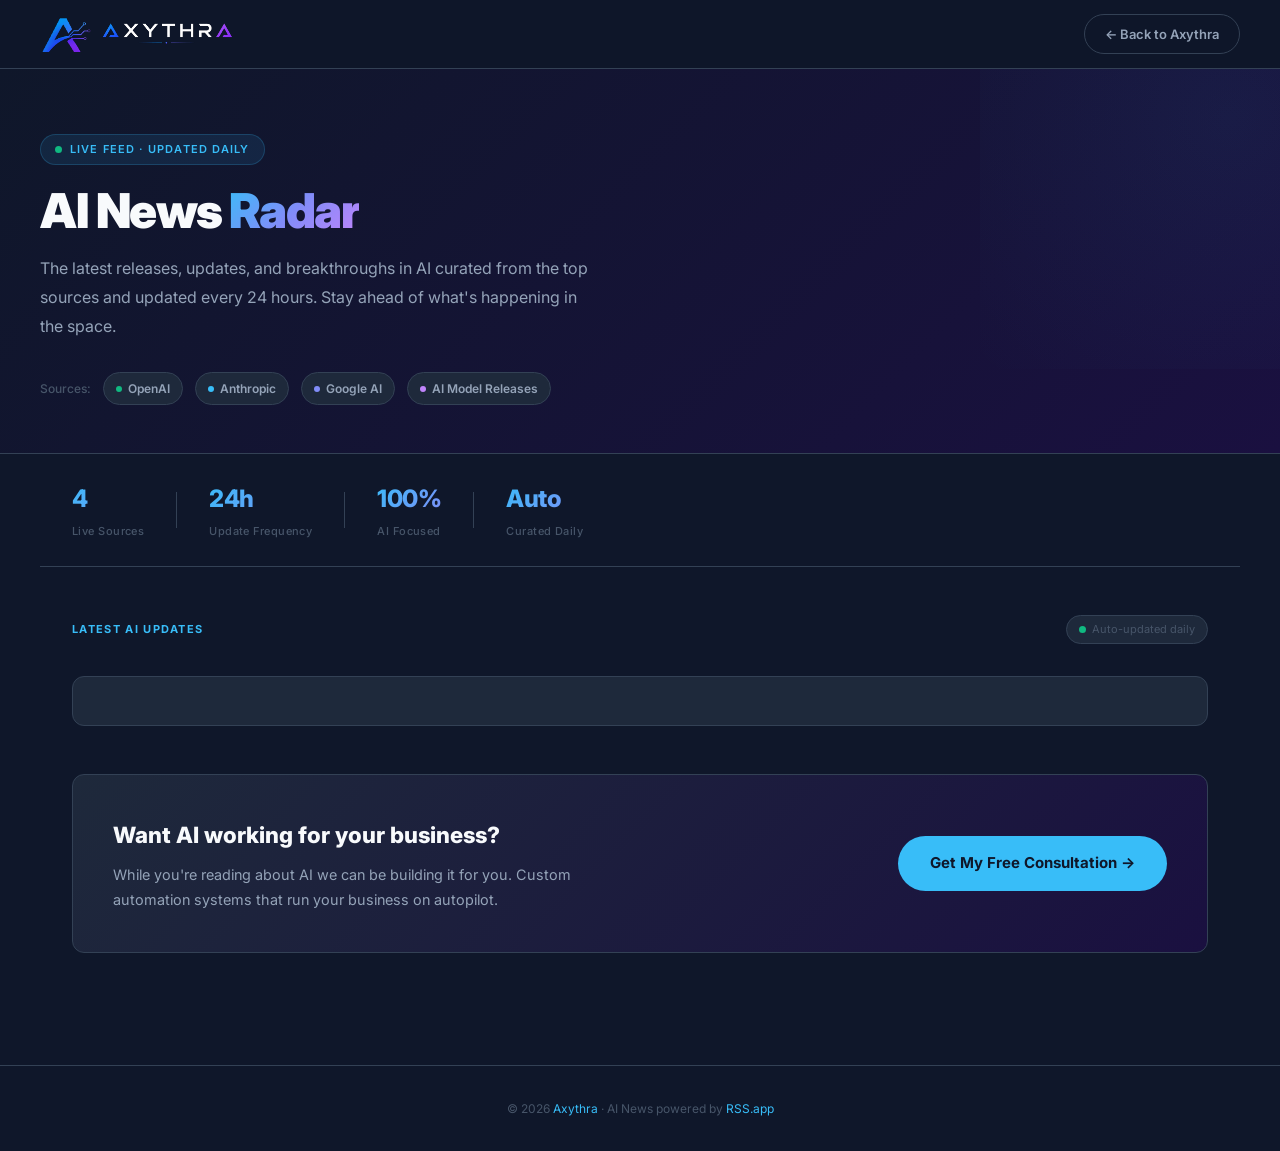
<file: ainews.html>
<!DOCTYPE html>
<html lang="en">
<head>
<meta charset="UTF-8">
<meta name="viewport" content="width=device-width, initial-scale=1.0">
<link rel="icon" href="favicon.ico" />
<link rel="icon" type="image/png" sizes="32x32" href="favicon-32x32.png" />
<link rel="icon" type="image/png" sizes="16x16" href="favicon-16x16.png" />
<title>AI News Radar  Latest AI Model Updates & Releases | Axythra</title>
<meta name="description" content="Stay updated with the latest AI model releases, updates and breakthroughs from OpenAI, Anthropic, Google and more  curated daily by Axythra." />
<meta name="keywords" content="AI news, latest AI models, OpenAI updates, Anthropic Claude news, Google Gemini updates, AI releases 2025, AI automation news" />
<meta name="robots" content="index, follow" />
<meta property="og:title" content="AI News Radar  Latest AI Updates | Axythra" />
<meta property="og:description" content="Latest AI model releases and updates from OpenAI, Anthropic, Google and more  updated daily." />
<meta property="og:url" content="https://axythra.tech/ainews.html" />
<meta property="og:type" content="website" />
<link rel="preconnect" href="https://fonts.googleapis.com" />
<link rel="preconnect" href="https://fonts.gstatic.com" crossorigin />
<link href="https://fonts.googleapis.com/css2?family=Inter:wght@300;400;500;600;700;800;900&display=swap" rel="stylesheet">
<style>
:root {
  --color-bg-primary:    #0F172A;
  --color-bg-secondary:  #1E293B;
  --color-bg-tertiary:   #334155;
  --color-accent-primary:   #38BDF8;
  --color-accent-secondary: #818CF8;
  --color-accent-tertiary:  #C084FC;
  --color-text-primary:   #F8FAFC;
  --color-text-secondary: #94A3B8;
  --color-text-muted:     #475569;
  --font-main: 'Inter', sans-serif;
  --radius-sm: 6px;
  --radius-md: 12px;
  --radius-pill: 999px;
  --transition: 0.3s cubic-bezier(0.6, 0.04, 0.12, 0.96);
}

*, *::before, *::after { box-sizing: border-box; margin: 0; padding: 0; }
html { scroll-behavior: smooth; }

body {
  background: var(--color-bg-primary);
  color: var(--color-text-primary);
  font-family: var(--font-main);
  font-size: 16px;
  line-height: 1.75;
  -webkit-font-smoothing: antialiased;
}

/* NAVBAR */
.navbar {
  position: sticky;
  top: 0;
  z-index: 100;
  background: rgba(15,23,42,0.95);
  backdrop-filter: blur(12px);
  border-bottom: 1px solid var(--color-bg-tertiary);
  padding: 0 2rem;
}

.navbar-inner {
  max-width: 1200px;
  margin: 0 auto;
  height: 68px;
  display: flex;
  align-items: center;
  justify-content: space-between;
}

.navbar-logo {
  display: flex;
  align-items: center;
  gap: 10px;
  text-decoration: none;
}

.logo-text {
  font-size: 18px;
  font-weight: 800;
  letter-spacing: 0.08em;
  background: linear-gradient(135deg, #38BDF8, #818CF8, #C084FC);
  -webkit-background-clip: text;
  -webkit-text-fill-color: transparent;
  background-clip: text;
}

.btn-back {
  display: inline-flex;
  align-items: center;
  gap: 8px;
  padding: 8px 20px;
  border-radius: var(--radius-pill);
  background: transparent;
  border: 1.5px solid var(--color-bg-tertiary);
  color: var(--color-text-secondary);
  font-size: 13px;
  font-weight: 600;
  text-decoration: none;
  transition: all var(--transition);
}

.btn-back:hover {
  border-color: var(--color-accent-primary);
  color: var(--color-accent-primary);
}

/* HERO */
.news-hero {
  background: linear-gradient(135deg, #0F172A 0%, #1a1040 100%);
  border-bottom: 1px solid var(--color-bg-tertiary);
  padding: 4rem 2rem 3rem;
  position: relative;
  overflow: hidden;
}

.news-hero::before {
  content: '';
  position: absolute;
  top: -200px;
  right: -200px;
  width: 500px;
  height: 500px;
  background: radial-gradient(circle, rgba(56,189,248,0.06), transparent);
  pointer-events: none;
}

.news-hero-inner {
  max-width: 1200px;
  margin: 0 auto;
}

.news-tag {
  display: inline-flex;
  align-items: center;
  gap: 8px;
  font-size: 11px;
  font-weight: 600;
  letter-spacing: 0.1em;
  text-transform: uppercase;
  color: var(--color-accent-primary);
  background: rgba(56,189,248,0.1);
  border: 1px solid rgba(56,189,248,0.2);
  padding: 5px 14px;
  border-radius: var(--radius-pill);
  margin-bottom: 1.25rem;
}

.radar-live-dot {
  width: 7px;
  height: 7px;
  border-radius: 50%;
  background: #10B981;
  animation: pulse 2s ease-in-out infinite;
}

@keyframes pulse {
  0%, 100% { opacity: 1; transform: scale(1); }
  50% { opacity: 0.5; transform: scale(0.8); }
}

.news-hero h1 {
  font-size: clamp(2rem, 4vw, 3rem);
  font-weight: 900;
  line-height: 1.1;
  letter-spacing: -0.03em;
  color: var(--color-text-primary);
  margin-bottom: 1rem;
}

.news-hero h1 span {
  background: linear-gradient(135deg, #38BDF8, #818CF8, #C084FC);
  -webkit-background-clip: text;
  -webkit-text-fill-color: transparent;
  background-clip: text;
}

.news-hero p {
  font-size: 1rem;
  color: var(--color-text-secondary);
  max-width: 560px;
  line-height: 1.8;
  margin-bottom: 2rem;
}

/* SOURCES STRIP */
.sources-strip {
  display: flex;
  align-items: center;
  gap: 0.75rem;
  flex-wrap: wrap;
}

.source-pill {
  display: inline-flex;
  align-items: center;
  gap: 6px;
  font-size: 12px;
  font-weight: 600;
  padding: 5px 12px;
  border-radius: var(--radius-pill);
  background: var(--color-bg-secondary);
  border: 1px solid var(--color-bg-tertiary);
  color: var(--color-text-secondary);
}

.source-dot {
  width: 6px;
  height: 6px;
  border-radius: 50%;
}

/* STATS BAR */
.stats-bar {
  max-width: 1200px;
  margin: 0 auto;
  padding: 1.5rem 2rem;
  display: flex;
  align-items: center;
  gap: 2rem;
  border-bottom: 1px solid var(--color-bg-tertiary);
  flex-wrap: wrap;
}

.stat-item {
  display: flex;
  flex-direction: column;
  gap: 2px;
}

.stat-num {
  font-size: 1.5rem;
  font-weight: 800;
  letter-spacing: -0.02em;
  background: linear-gradient(135deg, #38BDF8, #818CF8);
  -webkit-background-clip: text;
  -webkit-text-fill-color: transparent;
  background-clip: text;
}

.stat-label {
  font-size: 11px;
  color: var(--color-text-muted);
  font-weight: 500;
  letter-spacing: 0.04em;
}

.stat-divider {
  width: 1px;
  height: 36px;
  background: var(--color-bg-tertiary);
}

/* MAIN CONTENT */
.news-content {
  max-width: 1200px;
  margin: 0 auto;
  padding: 3rem 2rem;
}

/* SECTION HEADER */
.section-header {
  display: flex;
  align-items: center;
  justify-content: space-between;
  margin-bottom: 2rem;
}

.section-title {
  font-size: 11px;
  font-weight: 700;
  letter-spacing: 0.12em;
  text-transform: uppercase;
  color: var(--color-accent-primary);
}

.update-badge {
  display: flex;
  align-items: center;
  gap: 6px;
  font-size: 11px;
  color: var(--color-text-muted);
  background: var(--color-bg-secondary);
  border: 1px solid var(--color-bg-tertiary);
  padding: 4px 12px;
  border-radius: var(--radius-pill);
}

/* WIDGET WRAPPER */
.widget-wrapper {
  background: var(--color-bg-secondary);
  border: 1px solid var(--color-bg-tertiary);
  border-radius: var(--radius-md);
  padding: 1.5rem;
  margin-bottom: 3rem;
}

/* CTA SECTION */
.cta-strip {
  background: linear-gradient(135deg, #1E293B, #1a1040);
  border: 1px solid var(--color-bg-tertiary);
  border-radius: var(--radius-md);
  padding: 2.5rem;
  display: flex;
  align-items: center;
  justify-content: space-between;
  gap: 2rem;
  flex-wrap: wrap;
  margin-top: 3rem;
}

.cta-strip h2 {
  font-size: 1.4rem;
  font-weight: 800;
  color: var(--color-text-primary);
  margin-bottom: 0.5rem;
}

.cta-strip p {
  font-size: 0.9rem;
  color: var(--color-text-secondary);
  max-width: 480px;
}

.btn-primary {
  display: inline-block;
  padding: 14px 32px;
  border-radius: var(--radius-pill);
  background: var(--color-accent-primary);
  color: #0F172A;
  font-size: 15px;
  font-weight: 700;
  text-decoration: none;
  transition: all var(--transition);
  white-space: nowrap;
  flex-shrink: 0;
}

.btn-primary:hover {
  transform: translateY(-2px);
  box-shadow: 0 8px 32px rgba(56,189,248,0.35);
}

/* FOOTER */
.footer {
  border-top: 1px solid var(--color-bg-tertiary);
  padding: 2rem;
  text-align: center;
  margin-top: 4rem;
}

.footer p {
  font-size: 12px;
  color: var(--color-text-muted);
}

.footer a {
  color: var(--color-accent-primary);
  text-decoration: none;
}

/* ANIMATIONS */
@keyframes fadeUp {
  from { opacity: 0; transform: translateY(20px); }
  to { opacity: 1; transform: translateY(0); }
}

.news-hero-inner { animation: fadeUp 0.7s ease both; }

@media (max-width: 768px) {
  .news-hero { padding: 3rem 1.25rem 2rem; }
  .news-content { padding: 2rem 1.25rem; }
  .stats-bar { padding: 1.25rem; gap: 1rem; }
  .cta-strip { flex-direction: column; text-align: center; }
  .stat-divider { display: none; }
}
</style>
</head>
<body>

<!-- NAVBAR -->
<nav class="navbar">
  <div class="navbar-inner">
    <a href="index.html" class="navbar-logo">
      <img src="images/AXYTHRA_LOGO.svg" alt="Axythra" height="40" />
    </a>
    <a href="index.html" class="btn-back">← Back to Axythra</a>
  </div>
</nav>

<!-- HERO -->
<section class="news-hero">
  <div class="news-hero-inner">
    <div class="news-tag">
      <div class="radar-live-dot"></div>
      Live Feed · Updated Daily
    </div>
    <h1>AI News <span>Radar</span></h1>
    <p>The latest releases, updates, and breakthroughs in AI  curated from the top sources and updated every 24 hours. Stay ahead of what's happening in the space.</p>

    <div class="sources-strip">
      <span style="font-size: 12px; color: var(--color-text-muted); font-weight: 500;">Sources:</span>
      <div class="source-pill"><div class="source-dot" style="background:#10B981;"></div>OpenAI</div>
      <div class="source-pill"><div class="source-dot" style="background:#38BDF8;"></div>Anthropic</div>
      <div class="source-pill"><div class="source-dot" style="background:#818CF8;"></div>Google AI</div>
      <div class="source-pill"><div class="source-dot" style="background:#C084FC;"></div>AI Model Releases</div>
    </div>
  </div>
</section>

<!-- STATS BAR -->
<div class="stats-bar">
  <div class="stat-item">
    <span class="stat-num">4</span>
    <span class="stat-label">Live Sources</span>
  </div>
  <div class="stat-divider"></div>
  <div class="stat-item">
    <span class="stat-num">24h</span>
    <span class="stat-label">Update Frequency</span>
  </div>
  <div class="stat-divider"></div>
  <div class="stat-item">
    <span class="stat-num">100%</span>
    <span class="stat-label">AI Focused</span>
  </div>
  <div class="stat-divider"></div>
  <div class="stat-item">
    <span class="stat-num">Auto</span>
    <span class="stat-label">Curated Daily</span>
  </div>
</div>

<!-- MAIN CONTENT -->
<div class="news-content">

  <div class="section-header">
    <span class="section-title">Latest AI Updates</span>
    <div class="update-badge">
      <div class="radar-live-dot"></div>
      Auto-updated daily
    </div>
  </div>

  <!-- RSS WIDGET -->
  <div class="widget-wrapper">
    <rssapp-list id="_EbIuYUgDKsITVgmx"></rssapp-list>
    <script src="https://widget.rss.app/v1/list.js" type="text/javascript" async></script>
  </div>

  <!-- CTA STRIP -->
  <div class="cta-strip">
    <div>
      <h2>Want AI working for your business?</h2>
      <p>While you're reading about AI  we can be building it for you. Custom automation systems that run your business on autopilot.</p>
    </div>
    <a href="index.html#contact" class="btn-primary">Get My Free Consultation →</a>
  </div>

</div>

<!-- FOOTER -->
<footer class="footer">
  <p>© 2026 <a href="index.html">Axythra</a> · AI News powered by <a href="https://rss.app" target="_blank">RSS.app</a></p>
</footer>

</body>
</html>
</file>
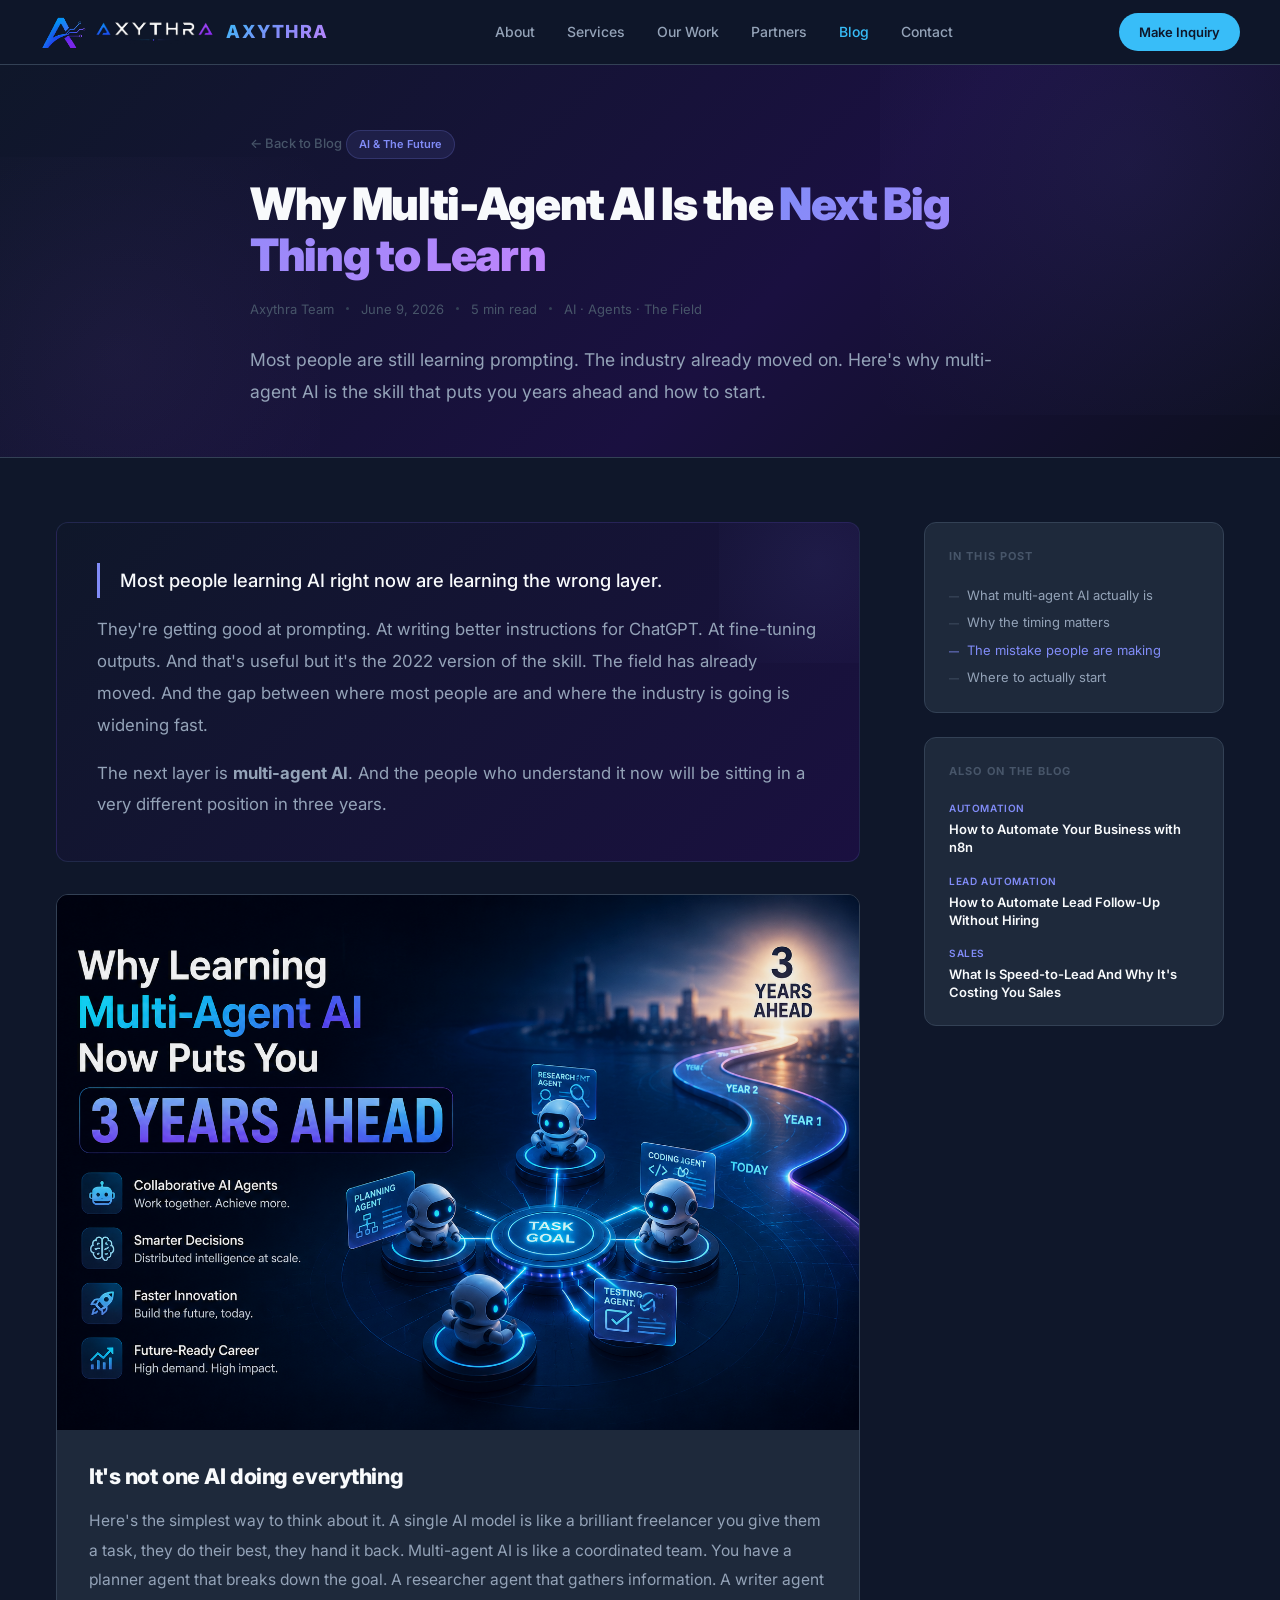
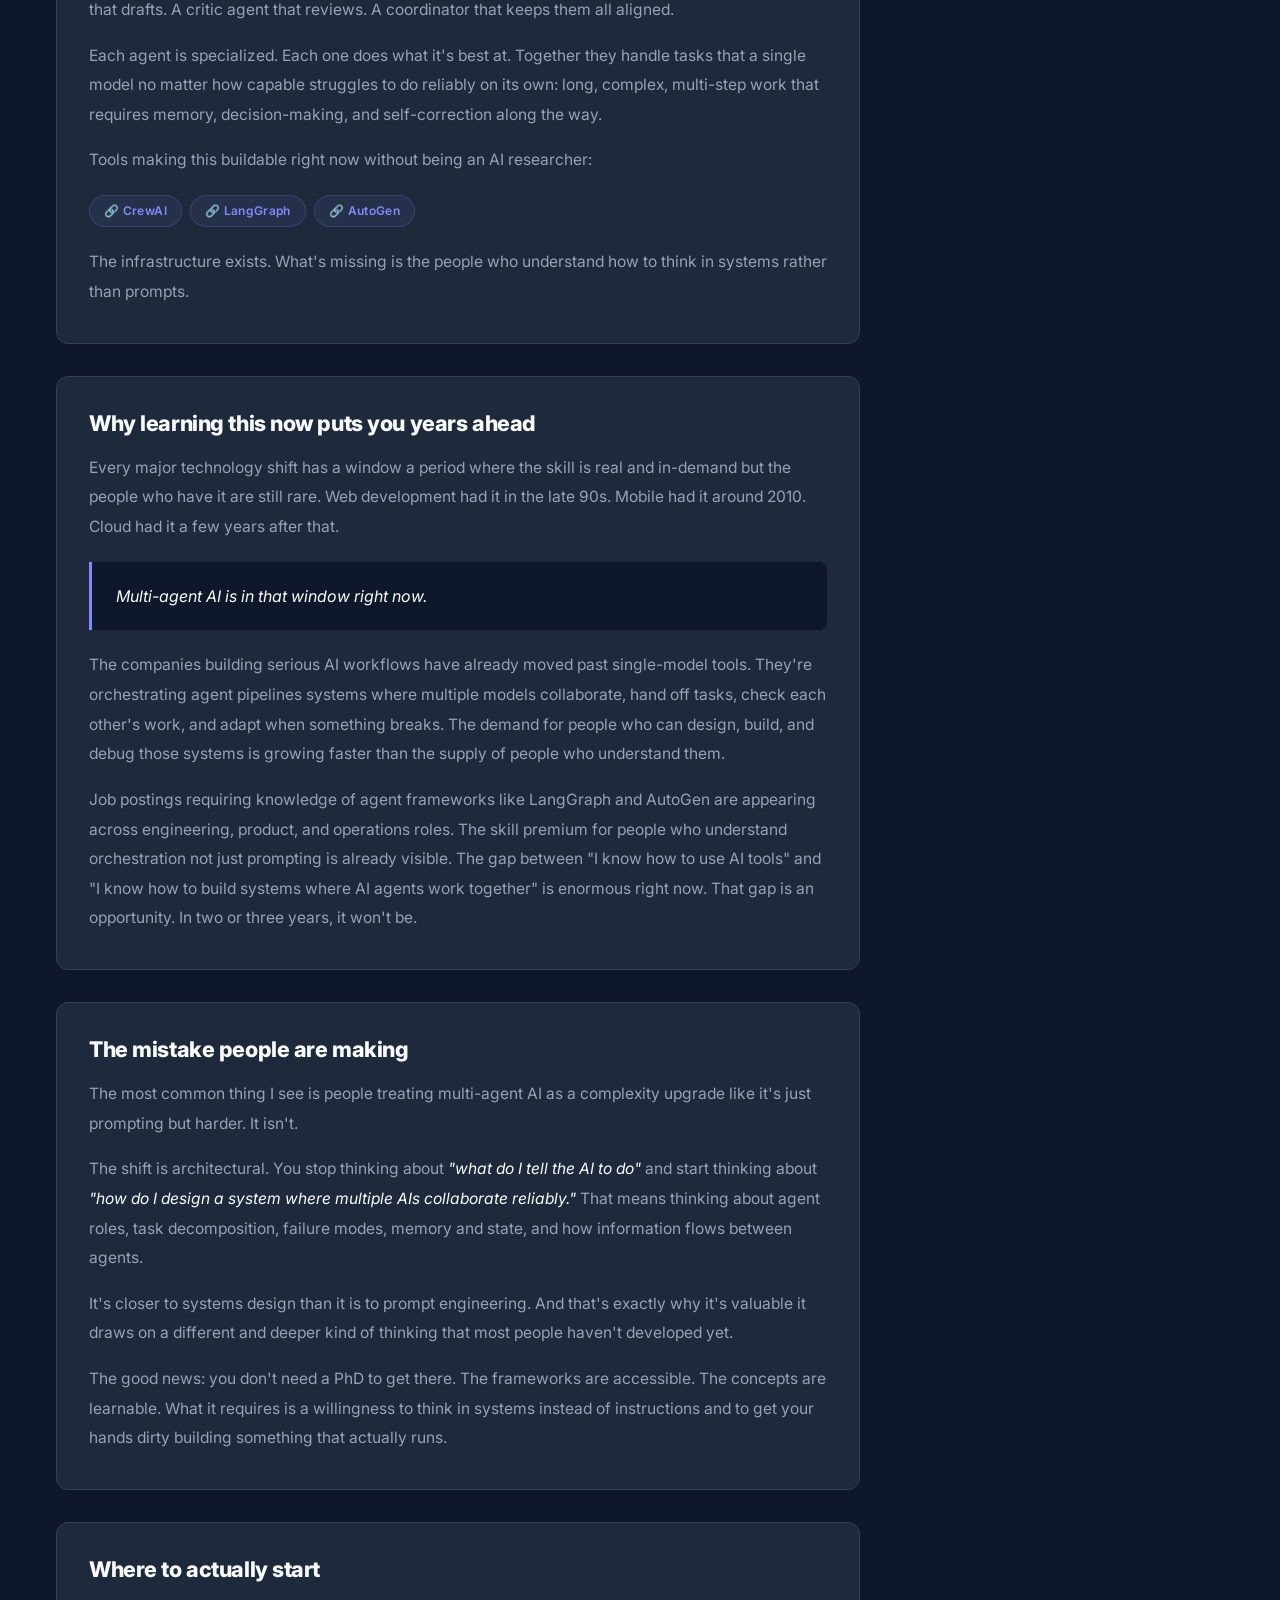
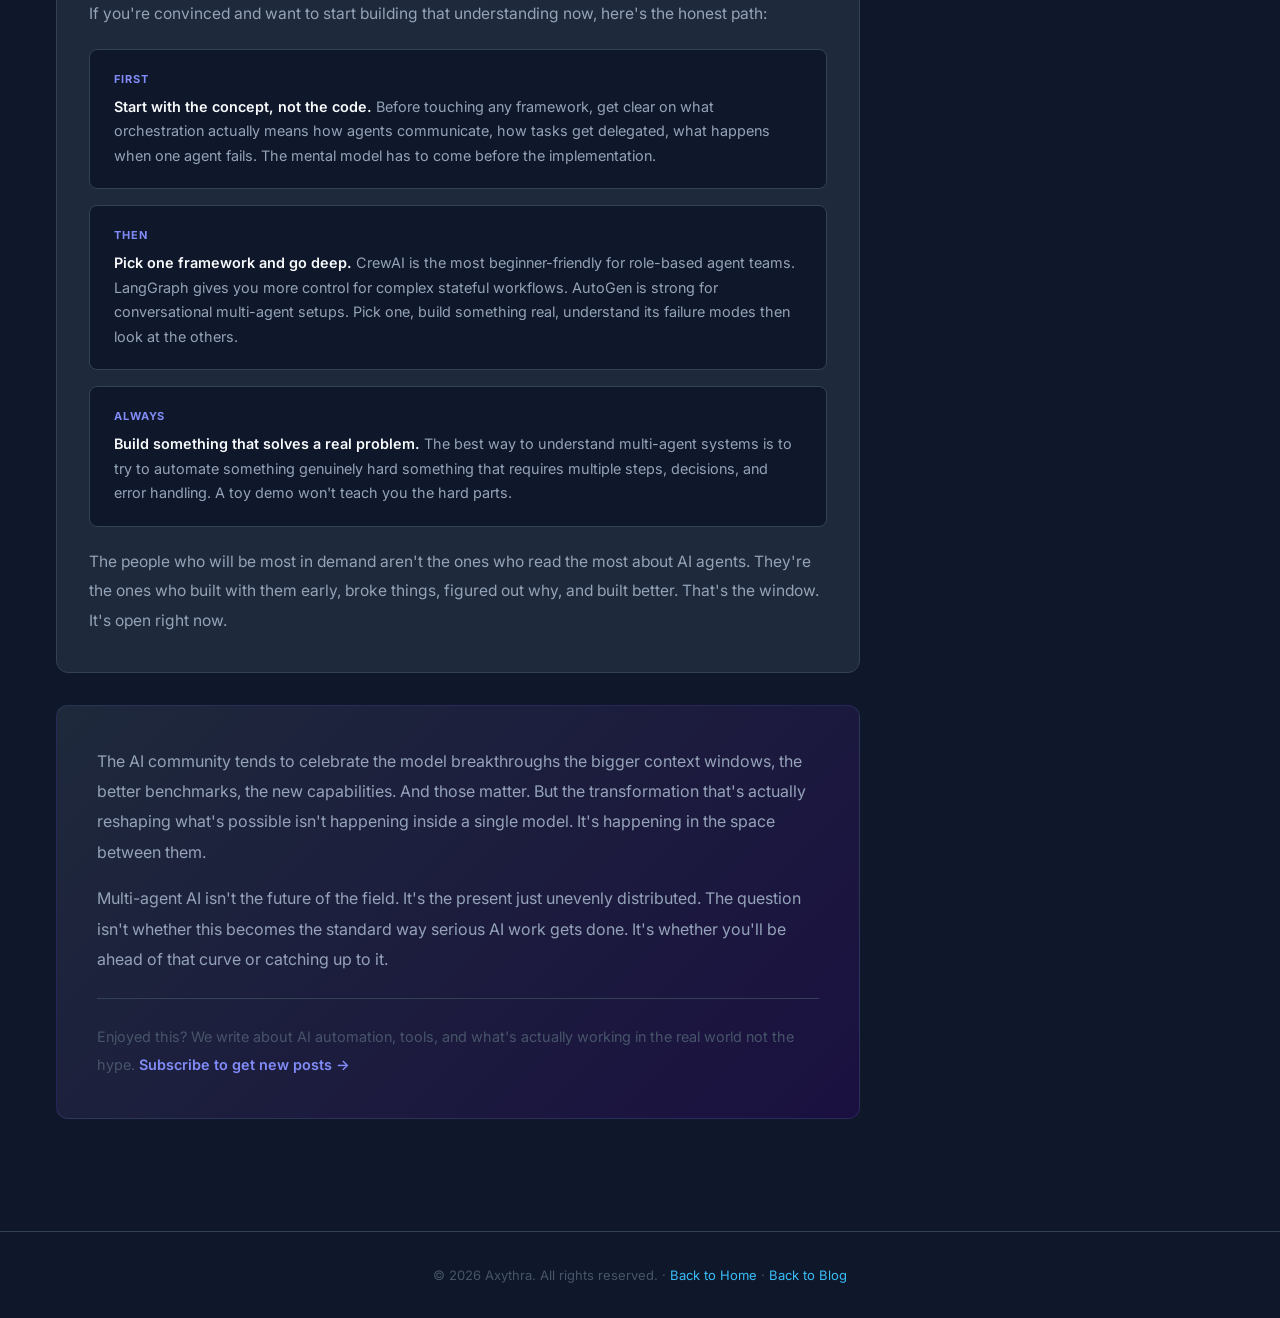
<file: blog-multi-agent-ai.html>
<!DOCTYPE html>
<html lang="en">
<head>
  <meta charset="UTF-8" />
  <meta name="viewport" content="width=device-width, initial-scale=1.0" />

  <title>Why Multi-Agent AI Is the Next Big Thing to Learn | Axythra</title>
  <meta name="description" content="Most people are still learning prompting. The industry already moved on. Here's why multi-agent AI is the skill that puts you years ahead and how to start." />
  <meta name="keywords" content="multi-agent AI, AI agents, agentic AI, learn AI agents, multi-agent systems, why learn multi-agent AI, future of AI agents, AI orchestration, CrewAI LangGraph AutoGen" />
  <meta name="author" content="Axythra" />
  <meta name="robots" content="index, follow" />
  <link rel="canonical" href="https://axythra.tech/blog/why-multi-agent-ai-is-the-next-big-thing" />

  <meta property="og:title" content="Why Multi-Agent AI Is the Next Big Thing to Learn" />
  <meta property="og:description" content="Most people are still learning prompting. The industry already moved on. Here's why multi-agent AI is the skill that puts you years ahead." />
  <meta property="og:image" content="https://axythra.tech/images/blog/Multi-Agent_ai.png" />
  <meta property="og:url" content="https://axythra.tech/blog/why-multi-agent-ai-is-the-next-big-thing" />
  <meta property="og:type" content="article" />

  <meta name="twitter:card" content="summary_large_image" />
  <meta name="twitter:title" content="Why Multi-Agent AI Is the Next Big Thing to Learn" />
  <meta name="twitter:description" content="Most people are still learning prompting. The industry already moved on." />
  <meta name="twitter:image" content="https://axythra.tech/images/blog/Multi-Agent_ai.png" />

  <link rel="icon" href="favicon.ico" />
  <link rel="icon" type="image/png" sizes="32x32" href="favicon-32x32.png" />
  <link rel="icon" type="image/png" sizes="16x16" href="favicon-16x16.png" />

  <link rel="preconnect" href="https://fonts.googleapis.com" />
  <link rel="preconnect" href="https://fonts.gstatic.com" crossorigin />
  <link href="https://fonts.googleapis.com/css2?family=Inter:wght@300;400;500;700;800;900&display=swap" rel="stylesheet" />

  <script type="application/ld+json">
  {
    "@context": "https://schema.org",
    "@type": "Article",
    "headline": "Why Multi-Agent AI Is the Next Big Thing to Learn",
    "description": "Most people are still learning prompting. The industry already moved on. Here's why multi-agent AI is the skill that puts you years ahead and how to start.",
    "image": "https://axythra.tech/images/blog/Multi-Agent_ai.png",
    "author": { "@type": "Organization", "name": "Axythra", "url": "https://axythra.tech" },
    "publisher": {
      "@type": "Organization", "name": "Axythra",
      "logo": { "@type": "ImageObject", "url": "https://axythra.tech/images/AXYTHRA_LOGO.svg" }
    },
    "url": "https://axythra.tech/blog/why-multi-agent-ai-is-the-next-big-thing",
    "mainEntityOfPage": { "@type": "WebPage", "@id": "https://axythra.tech/blog/why-multi-agent-ai-is-the-next-big-thing" },
    "datePublished": "2026-06-09",
    "dateModified": "2026-06-09",
    "keywords": ["multi-agent AI","AI agents","agentic AI","learn AI agents","multi-agent systems","AI orchestration","CrewAI","LangGraph","AutoGen"]
  }
  </script>

  <style>
    *, *::before, *::after { box-sizing: border-box; margin: 0; padding: 0; }
    :root {
      --bg: #0F172A; --bg2: #1E293B; --bg3: #334155;
      --accent: #38BDF8; --accent2: #818CF8; --accent3: #C084FC;
      --text: #F8FAFC; --text2: #94A3B8; --text3: #475569;
      --radius: 12px; --transition: 0.3s cubic-bezier(0.6, 0.04, 0.12, 0.96);
    }
    html { scroll-behavior: smooth; scroll-padding-top: 80px; }
    body { font-family: 'Inter', sans-serif; background: var(--bg); color: var(--text); font-size: 16px; line-height: 1.7; -webkit-font-smoothing: antialiased; }
    a { color: var(--accent); text-decoration: none; transition: opacity var(--transition); }
    a:hover { opacity: 0.8; }
    img { max-width: 100%; display: block; }
    ::-webkit-scrollbar { width: 6px; }
    ::-webkit-scrollbar-track { background: var(--bg); }
    ::-webkit-scrollbar-thumb { background: var(--bg3); border-radius: 3px; }
    ::-webkit-scrollbar-thumb:hover { background: var(--accent2); }

    /* Navbar */
    .navbar { position: sticky; top: 0; z-index: 100; background: rgba(15,23,42,0.95); backdrop-filter: blur(12px); border-bottom: 1px solid var(--bg3); padding: 0 1rem; }
    .navbar-inner { max-width: 1200px; margin: 0 auto; display: flex; align-items: center; justify-content: space-between; height: 64px; }
    .navbar-logo { display: flex; align-items: center; gap: 8px; text-decoration: none; }
    .logo-text { font-size: 18px; font-weight: 800; letter-spacing: 0.08em; background: linear-gradient(135deg, #38BDF8, #818CF8, #C084FC); -webkit-background-clip: text; -webkit-text-fill-color: transparent; background-clip: text; }
    .navbar-logo img { height: 36px; }
    .navbar-links { display: flex; align-items: center; gap: 2rem; }
    .navbar-links a { font-size: 14px; font-weight: 500; color: var(--text2); text-decoration: none; transition: color var(--transition); }
    .navbar-links a:hover, .navbar-links a.active { color: var(--accent); opacity: 1; }
    .btn-enquiry { font-size: 13px; font-weight: 600; padding: 8px 20px; border-radius: 999px; background: var(--accent); color: #0F172A; text-decoration: none; transition: opacity var(--transition); }
    .btn-enquiry:hover { opacity: 0.85; }

    /* Post Hero */
    .post-hero { background: linear-gradient(135deg, #0F172A 0%, #1a1040 60%, #0d1020 100%); padding: 4rem 1rem 3rem; border-bottom: 1px solid var(--bg3); position: relative; overflow: hidden; }
    .post-hero::before { content: ''; position: absolute; top: -150px; right: -100px; width: 500px; height: 500px; background: radial-gradient(circle, rgba(129,140,248,0.07), transparent); pointer-events: none; }
    .post-hero::after { content: ''; position: absolute; bottom: -100px; left: -80px; width: 400px; height: 400px; background: radial-gradient(circle, rgba(192,132,252,0.05), transparent); pointer-events: none; }
    .post-hero-inner { max-width: 780px; margin: 0 auto; position: relative; z-index: 2; }
    .back-link { display: inline-flex; align-items: center; gap: 6px; font-size: 13px; font-weight: 500; color: var(--text3); margin-bottom: 1.5rem; transition: color var(--transition); }
    .back-link:hover { color: var(--accent); opacity: 1; }
    .post-tag { display: inline-block; font-size: 11px; font-weight: 600; padding: 4px 12px; border-radius: 999px; margin-bottom: 1.25rem; background: rgba(129,140,248,0.1); color: var(--accent2); border: 1px solid rgba(129,140,248,0.2); }
    .post-hero h1 { font-size: clamp(1.8rem, 4vw, 2.8rem); font-weight: 900; line-height: 1.15; letter-spacing: -0.03em; color: var(--text); margin-bottom: 1rem; }
    .post-hero h1 span { background: linear-gradient(135deg, #818CF8, #C084FC); -webkit-background-clip: text; -webkit-text-fill-color: transparent; background-clip: text; }
    .post-meta { display: flex; align-items: center; gap: 0.75rem; font-size: 13px; color: var(--text3); margin-bottom: 1.5rem; flex-wrap: wrap; }
    .meta-dot { width: 3px; height: 3px; border-radius: 50%; background: var(--bg3); }
    .post-excerpt { font-size: 1.1rem; color: var(--text2); line-height: 1.85; }

    /* Layout */
    .post-layout { max-width: 1200px; margin: 0 auto; padding: 4rem 1rem 5rem; display: grid; grid-template-columns: 1fr 300px; gap: 4rem; align-items: start; }
    .post-body { min-width: 0; }

    /* Intro Card */
    .intro-card { background: linear-gradient(135deg, #0F172A 0%, #1a1040 100%); border: 1px solid rgba(129,140,248,0.15); border-radius: var(--radius); padding: 2.5rem; margin-bottom: 2rem; position: relative; overflow: hidden; }
    .intro-card::before { content: ''; position: absolute; top: -60px; right: -60px; width: 200px; height: 200px; background: radial-gradient(circle, rgba(129,140,248,0.08), transparent); pointer-events: none; }
    .intro-card p { font-size: 1.05rem; color: var(--text2); line-height: 1.9; position: relative; z-index: 1; }
    .intro-card p + p { margin-top: 1rem; }
    .intro-hook { font-size: 1.15rem !important; color: var(--text) !important; font-weight: 500; border-left: 3px solid var(--accent2); padding-left: 1.25rem; }

    /* Content Card */
    .content-card { background: var(--bg2); border: 1px solid var(--bg3); border-radius: var(--radius); overflow: hidden; margin-bottom: 2rem; transition: border-color var(--transition); }
    .content-card:hover { border-color: rgba(129,140,248,0.3); }

    /* Card image only used on Card 1 */
    .card-img-wrap { width: 100%; overflow: hidden; background: #0F172A; }
    .card-img-wrap img { width: 100%; height: auto; display: block; opacity: 0.95; transition: transform 0.5s ease; }
    .content-card:hover .card-img-wrap img { transform: scale(1.01); }

    .card-content { padding: 2rem 2rem 2.25rem; }
    .card-content h2 { font-size: 1.35rem; font-weight: 800; color: var(--text); line-height: 1.3; letter-spacing: -0.02em; margin-bottom: 1rem; }
    .card-content p { font-size: 0.975rem; color: var(--text2); line-height: 1.9; margin-bottom: 1rem; }
    .card-content p:last-child { margin-bottom: 0; }
    .card-content strong { color: var(--text); font-weight: 600; }
    .card-content em { color: var(--text); font-style: italic; }

    /* Tool Pills */
    .tool-pills { display: flex; flex-wrap: wrap; gap: 0.5rem; margin-top: 1.25rem; }
    .tool-pill { display: inline-flex; align-items: center; gap: 6px; font-size: 12px; font-weight: 600; padding: 5px 14px; border-radius: 999px; background: rgba(129,140,248,0.08); color: var(--accent2); border: 1px solid rgba(129,140,248,0.2); letter-spacing: 0.03em; }

    /* Quote Block */
    .quote-block { background: var(--bg); border-left: 3px solid var(--accent2); border-radius: 0 8px 8px 0; padding: 1.25rem 1.5rem; margin: 1.25rem 0; }
    .quote-block p { font-size: 1rem; color: var(--text); font-style: italic; line-height: 1.8; margin: 0; }

    /* Steps */
    .steps-list { display: flex; flex-direction: column; gap: 1rem; margin-top: 1.25rem; }
    .step-item { background: var(--bg); border: 1px solid var(--bg3); border-radius: 8px; padding: 1.25rem 1.5rem; transition: border-color var(--transition); }
    .step-item:hover { border-color: var(--accent2); }
    .step-label { font-size: 11px; font-weight: 700; letter-spacing: 0.08em; text-transform: uppercase; color: var(--accent2); margin-bottom: 0.4rem; }
    .step-item p { font-size: 0.9rem; color: var(--text2); line-height: 1.7; margin: 0; }
    .step-item strong { color: var(--text); }

    /* Closing Card */
    .closing-card { background: linear-gradient(135deg, #1E293B 0%, #1a1040 100%); border: 1px solid rgba(129,140,248,0.15); border-radius: var(--radius); padding: 2.5rem; margin-bottom: 2rem; }
    .closing-card p { font-size: 1rem; color: var(--text2); line-height: 1.9; margin-bottom: 1rem; }
    .closing-card p:last-child { margin-bottom: 0; }
    .subscribe-line { font-size: 0.9rem !important; color: var(--text3) !important; margin-top: 1.5rem !important; padding-top: 1.5rem; border-top: 1px solid var(--bg3); }
    .subscribe-line a { color: var(--accent2); font-weight: 600; }

    /* Sidebar */
    .post-sidebar { position: sticky; top: 88px; display: flex; flex-direction: column; gap: 1.5rem; }
    .sidebar-card { background: var(--bg2); border: 1px solid var(--bg3); border-radius: var(--radius); padding: 1.5rem; }
    .sidebar-title { font-size: 11px; font-weight: 700; letter-spacing: 0.1em; text-transform: uppercase; color: var(--text3); margin-bottom: 1.25rem; }
    .toc-list { display: flex; flex-direction: column; gap: 0.5rem; }
    .toc-list a { font-size: 13px; color: var(--text2); display: flex; align-items: flex-start; gap: 0.5rem; line-height: 1.5; transition: color var(--transition); }
    .toc-list a:hover { color: var(--accent); opacity: 1; }
    .toc-list a::before { content: '—'; color: var(--text3); flex-shrink: 0; font-size: 10px; margin-top: 3px; }
    .toc-list a.active { color: var(--accent2); }
    .toc-list a.active::before { color: var(--accent2); }
    .related-list { display: flex; flex-direction: column; gap: 1rem; }
    .related-item { display: flex; flex-direction: column; gap: 3px; }
    .related-tag { font-size: 10px; font-weight: 600; letter-spacing: 0.06em; text-transform: uppercase; color: var(--accent2); }
    .related-title { font-size: 13px; font-weight: 600; color: var(--text); line-height: 1.4; transition: color var(--transition); }
    .related-item:hover .related-title { color: var(--accent); }

    /* Footer */
    .footer { border-top: 1px solid var(--bg3); padding: 2rem 1rem; text-align: center; }
    .footer p { font-size: 13px; color: var(--text3); }

    /* Responsive */
    @media (max-width: 1024px) { .post-layout { grid-template-columns: 1fr; gap: 3rem; } .post-sidebar { position: static; } }
    @media (max-width: 768px) { .navbar-links { display: none; } }
  </style>
</head>
<body>

  <!-- Navbar -->
  <nav class="navbar">
    <div class="navbar-inner">
      <a href="index.html" class="navbar-logo">
        <img src="images/AXYTHRA_LOGO.svg" alt="Axythra" />
        <span class="logo-text">AXYTHRA</span>
      </a>
      <div class="navbar-links">
        <a href="index.html#about">About</a>
        <a href="index.html#services">Services</a>
        <a href="index.html#work">Our Work</a>
        <a href="index.html#partners">Partners</a>
        <a href="blog.html" class="active">Blog</a>
        <a href="index.html#contact">Contact</a>
      </div>
      <a href="https://tally.so/r/obkVLe" target="_blank" class="btn-enquiry">Make Inquiry</a>
    </div>
  </nav>

  <!-- Post Hero NO image here -->
  <div class="post-hero">
    <div class="post-hero-inner">
      <a href="blog.html" class="back-link">← Back to Blog</a>
      <div class="post-tag">AI & The Future</div>
      <h1>Why Multi-Agent AI Is the <span>Next Big Thing to Learn</span></h1>
      <div class="post-meta">
        <span>Axythra Team</span>
        <span class="meta-dot"></span>
        <span>June 9, 2026</span>
        <span class="meta-dot"></span>
        <span>5 min read</span>
        <span class="meta-dot"></span>
        <span>AI · Agents · The Field</span>
      </div>
      <p class="post-excerpt">Most people are still learning prompting. The industry already moved on. Here's why multi-agent AI is the skill that puts you years ahead and how to start.</p>
    </div>
  </div>

  <!-- Main Layout -->
  <div class="post-layout">

    <article class="post-body">

      <!-- Intro -->
      <div class="intro-card" id="intro">
        <p class="intro-hook">Most people learning AI right now are learning the wrong layer.</p>
        <p>They're getting good at prompting. At writing better instructions for ChatGPT. At fine-tuning outputs. And that's useful but it's the 2022 version of the skill. The field has already moved. And the gap between where most people are and where the industry is going is widening fast.</p>
        <p>The next layer is <strong>multi-agent AI</strong>. And the people who understand it now will be sitting in a very different position in three years.</p>
      </div>

      <!-- Card 1: What it is IMAGE HERE ONLY -->
      <div class="content-card" id="what-it-is">
        <div class="card-img-wrap">
          <img
            src="images/blog/Multi-Agent_ai.png"
            alt="Multiple AI agents working together on a shared task"
            loading="lazy"
          />
        </div>
        <div class="card-content">
          <h2>It's not one AI doing everything</h2>
          <p>Here's the simplest way to think about it. A single AI model is like a brilliant freelancer you give them a task, they do their best, they hand it back. Multi-agent AI is like a coordinated team. You have a planner agent that breaks down the goal. A researcher agent that gathers information. A writer agent that drafts. A critic agent that reviews. A coordinator that keeps them all aligned.</p>
          <p>Each agent is specialized. Each one does what it's best at. Together they handle tasks that a single model no matter how capable struggles to do reliably on its own: long, complex, multi-step work that requires memory, decision-making, and self-correction along the way.</p>
          <p>Tools making this buildable right now without being an AI researcher:</p>
          <div class="tool-pills">
            <span class="tool-pill">🔗 CrewAI</span>
            <span class="tool-pill">🔗 LangGraph</span>
            <span class="tool-pill">🔗 AutoGen</span>
          </div>
          <p style="margin-top:1.25rem;">The infrastructure exists. What's missing is the people who understand how to think in systems rather than prompts.</p>
        </div>
      </div>

      <!-- Card 2: Timing NO image -->
      <div class="content-card" id="timing">
        <div class="card-content">
          <h2>Why learning this now puts you years ahead</h2>
          <p>Every major technology shift has a window a period where the skill is real and in-demand but the people who have it are still rare. Web development had it in the late 90s. Mobile had it around 2010. Cloud had it a few years after that.</p>
          <div class="quote-block">
            <p>Multi-agent AI is in that window right now.</p>
          </div>
          <p>The companies building serious AI workflows have already moved past single-model tools. They're orchestrating agent pipelines systems where multiple models collaborate, hand off tasks, check each other's work, and adapt when something breaks. The demand for people who can design, build, and debug those systems is growing faster than the supply of people who understand them.</p>
          <p>Job postings requiring knowledge of agent frameworks like LangGraph and AutoGen are appearing across engineering, product, and operations roles. The skill premium for people who understand orchestration not just prompting is already visible. The gap between "I know how to use AI tools" and "I know how to build systems where AI agents work together" is enormous right now. That gap is an opportunity. In two or three years, it won't be.</p>
        </div>
      </div>

      <!-- Card 3: The mistake NO image -->
      <div class="content-card" id="the-mistake">
        <div class="card-content">
          <h2>The mistake people are making</h2>
          <p>The most common thing I see is people treating multi-agent AI as a complexity upgrade like it's just prompting but harder. It isn't.</p>
          <p>The shift is architectural. You stop thinking about <em>"what do I tell the AI to do"</em> and start thinking about <em>"how do I design a system where multiple AIs collaborate reliably."</em> That means thinking about agent roles, task decomposition, failure modes, memory and state, and how information flows between agents.</p>
          <p>It's closer to systems design than it is to prompt engineering. And that's exactly why it's valuable it draws on a different and deeper kind of thinking that most people haven't developed yet.</p>
          <p>The good news: you don't need a PhD to get there. The frameworks are accessible. The concepts are learnable. What it requires is a willingness to think in systems instead of instructions and to get your hands dirty building something that actually runs.</p>
        </div>
      </div>

      <!-- Card 4: Where to start NO image -->
      <div class="content-card" id="where-to-start">
        <div class="card-content">
          <h2>Where to actually start</h2>
          <p>If you're convinced and want to start building that understanding now, here's the honest path:</p>
          <div class="steps-list">
            <div class="step-item">
              <div class="step-label">First</div>
              <p><strong>Start with the concept, not the code.</strong> Before touching any framework, get clear on what orchestration actually means how agents communicate, how tasks get delegated, what happens when one agent fails. The mental model has to come before the implementation.</p>
            </div>
            <div class="step-item">
              <div class="step-label">Then</div>
              <p><strong>Pick one framework and go deep.</strong> CrewAI is the most beginner-friendly for role-based agent teams. LangGraph gives you more control for complex stateful workflows. AutoGen is strong for conversational multi-agent setups. Pick one, build something real, understand its failure modes then look at the others.</p>
            </div>
            <div class="step-item">
              <div class="step-label">Always</div>
              <p><strong>Build something that solves a real problem.</strong> The best way to understand multi-agent systems is to try to automate something genuinely hard something that requires multiple steps, decisions, and error handling. A toy demo won't teach you the hard parts.</p>
            </div>
          </div>
          <p style="margin-top:1.25rem;">The people who will be most in demand aren't the ones who read the most about AI agents. They're the ones who built with them early, broke things, figured out why, and built better. That's the window. It's open right now.</p>
        </div>
      </div>

      <!-- Closing -->
      <div class="closing-card" id="closing">
        <p>The AI community tends to celebrate the model breakthroughs the bigger context windows, the better benchmarks, the new capabilities. And those matter. But the transformation that's actually reshaping what's possible isn't happening inside a single model. It's happening in the space between them.</p>
        <p>Multi-agent AI isn't the future of the field. It's the present just unevenly distributed. The question isn't whether this becomes the standard way serious AI work gets done. It's whether you'll be ahead of that curve or catching up to it.</p>
        <p class="subscribe-line">Enjoyed this? We write about AI automation, tools, and what's actually working in the real world not the hype. <a href="https://tally.so/r/obkVLe" target="_blank">Subscribe to get new posts →</a></p>
      </div>

    </article>

    <!-- Sidebar -->
    <aside class="post-sidebar">

      <div class="sidebar-card">
        <div class="sidebar-title">In This Post</div>
        <nav class="toc-list">
          <a href="#what-it-is">What multi-agent AI actually is</a>
          <a href="#timing">Why the timing matters</a>
          <a href="#the-mistake">The mistake people are making</a>
          <a href="#where-to-start">Where to actually start</a>
        </nav>
      </div>

      <div class="sidebar-card">
        <div class="sidebar-title">Also on the Blog</div>
        <div class="related-list">
          <a href="blog-n8n-automation.html" style="text-decoration:none;">
            <div class="related-item">
              <div class="related-tag">Automation</div>
              <div class="related-title">How to Automate Your Business with n8n</div>
            </div>
          </a>
          <a href="blog-automate-lead-follow-up.html" style="text-decoration:none;">
            <div class="related-item">
              <div class="related-tag">Lead Automation</div>
              <div class="related-title">How to Automate Lead Follow-Up Without Hiring</div>
            </div>
          </a>
          <a href="blog-speed-to-lead.html" style="text-decoration:none;">
            <div class="related-item">
              <div class="related-tag">Sales</div>
              <div class="related-title">What Is Speed-to-Lead And Why It's Costing You Sales</div>
            </div>
          </a>
        </div>
      </div>

    </aside>

  </div>

  <!-- Footer -->
  <div class="footer">
    <p>© 2026 Axythra. All rights reserved. · <a href="index.html">Back to Home</a> · <a href="blog.html">Back to Blog</a></p>
  </div>

  <script>
    const sections = document.querySelectorAll('[id]');
    const tocLinks = document.querySelectorAll('.toc-list a');
    const observer = new IntersectionObserver((entries) => {
      entries.forEach(entry => {
        if (entry.isIntersecting) {
          const id = entry.target.getAttribute('id');
          tocLinks.forEach(link => {
            link.classList.toggle('active', link.getAttribute('href') === '#' + id);
          });
        }
      });
    }, { threshold: 0.4, rootMargin: '-80px 0px -60% 0px' });
    sections.forEach(s => observer.observe(s));
  </script>

</body>
</html>

<!-- ============================================================
     FOURTH CARD paste into blog.html inside .posts-grid
     Position: 4th card, after "5 Signs Your Business..." card
     ============================================================

<a href="blog-multi-agent-ai.html" style="text-decoration: none;">
  <div class="post-card">
    <div class="featured-img" style="background: linear-gradient(135deg, #0F172A 0%, #1a1040 100%); padding: 0; overflow: hidden;">
      <img
        src="images/blog/Multi-Agent_ai.png"
        alt="Why multi-agent AI is the next big thing to learn"
        style="width: 100%; height: 100%; object-fit: cover; opacity: 0.85;"
        loading="lazy"
      />
    </div>
    <div class="card-body">
      <span class="post-tag tag-purple" style="margin-bottom: 0.75rem;">AI & The Future</span>
      <h3 class="card-title">Why Multi-Agent AI Is the Next Big Thing to Learn</h3>
      <p class="card-excerpt">Most people are still learning prompting. The industry already moved on. Here's why the window is open right now and how to get ahead of it.</p>
      <div class="card-footer">
        <span class="card-meta">June 9, 2026 · 5 min read</span>
        <span class="card-link">Read →</span>
      </div>
    </div>
  </div>
</a>

============================================================ -->
</file>
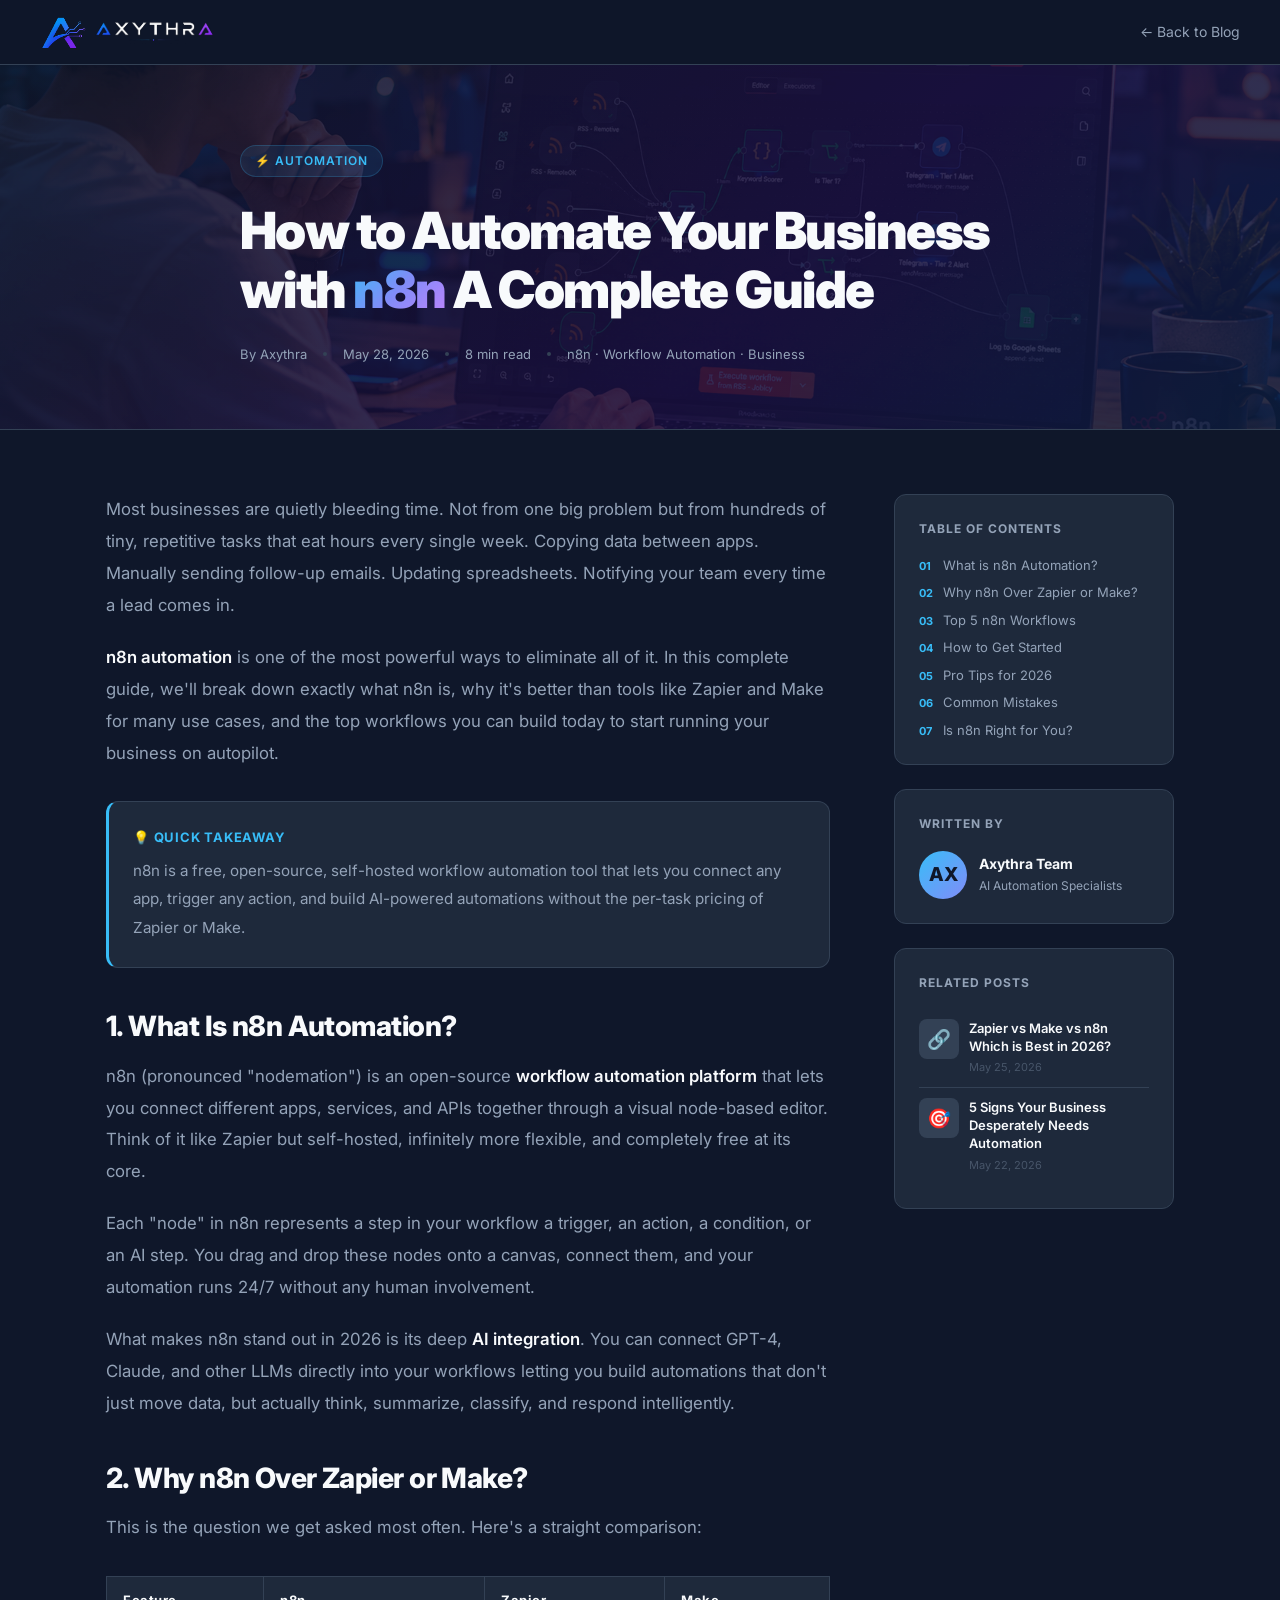
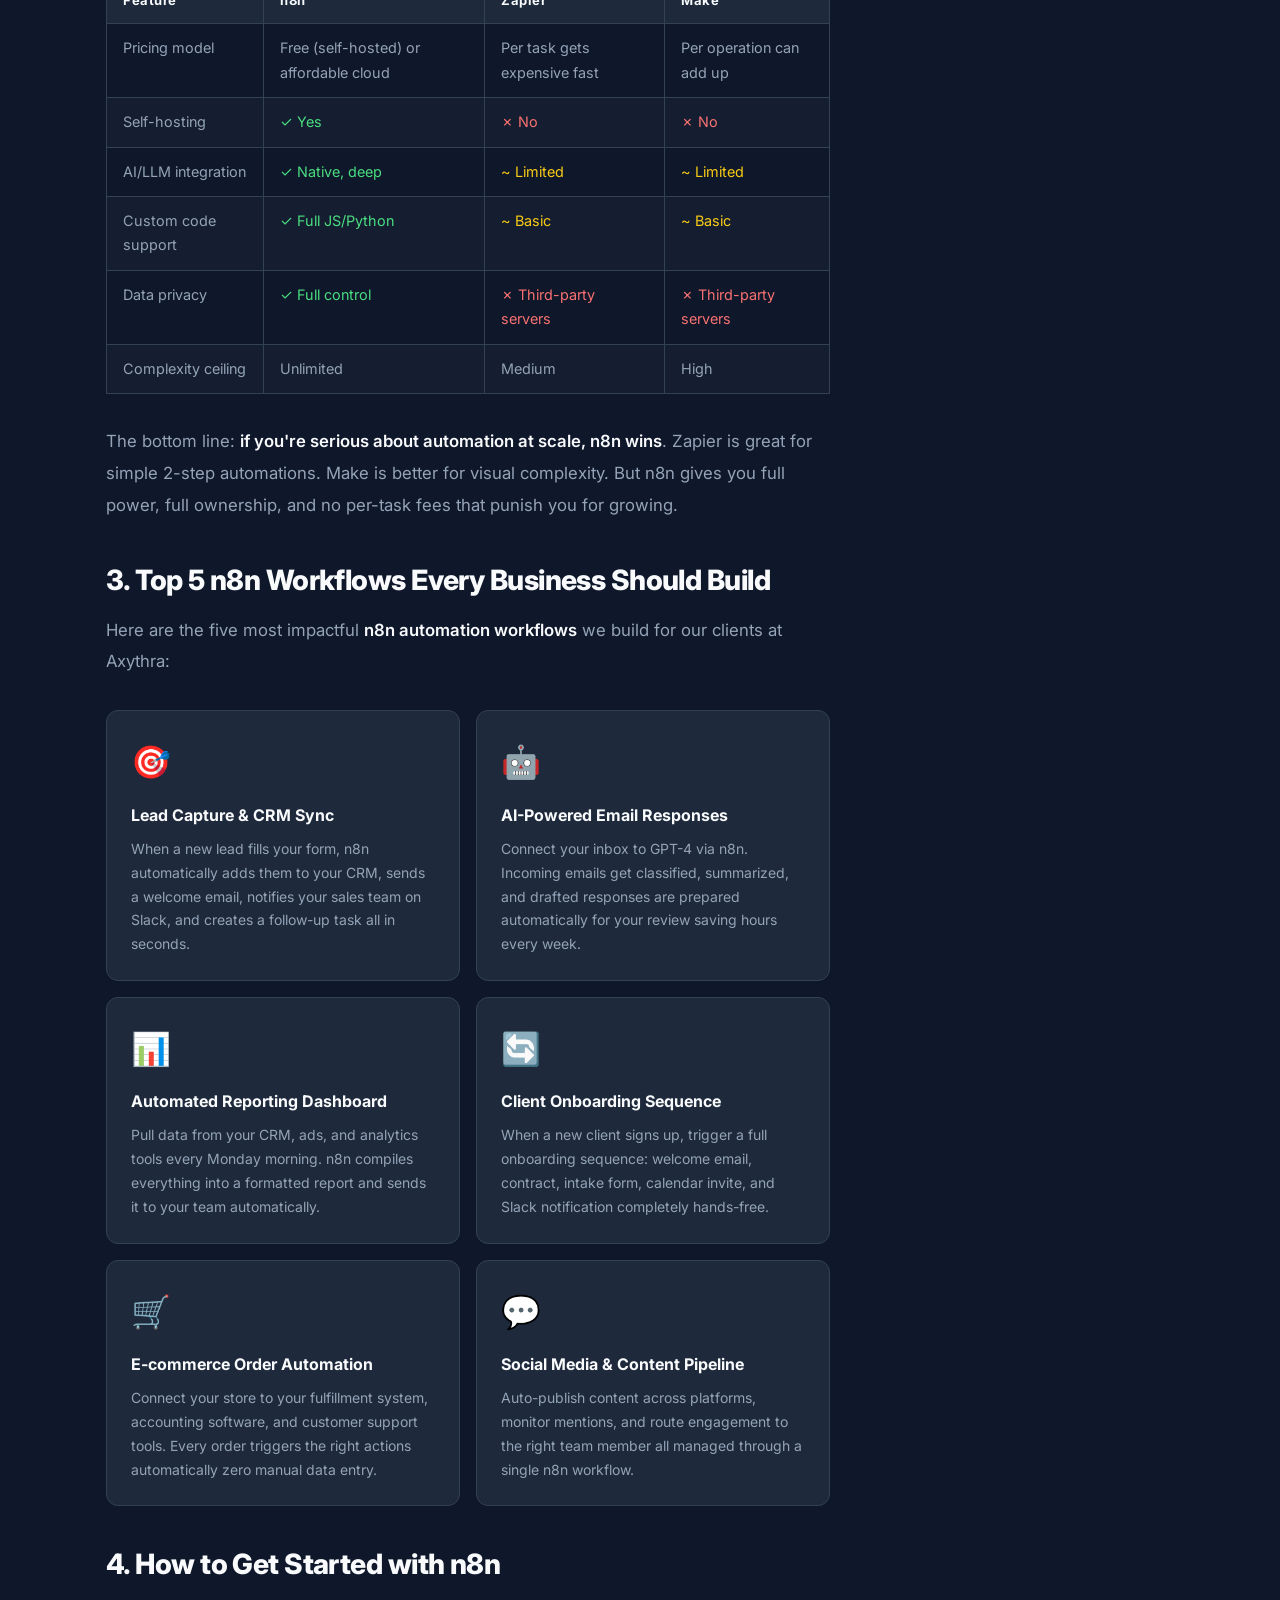
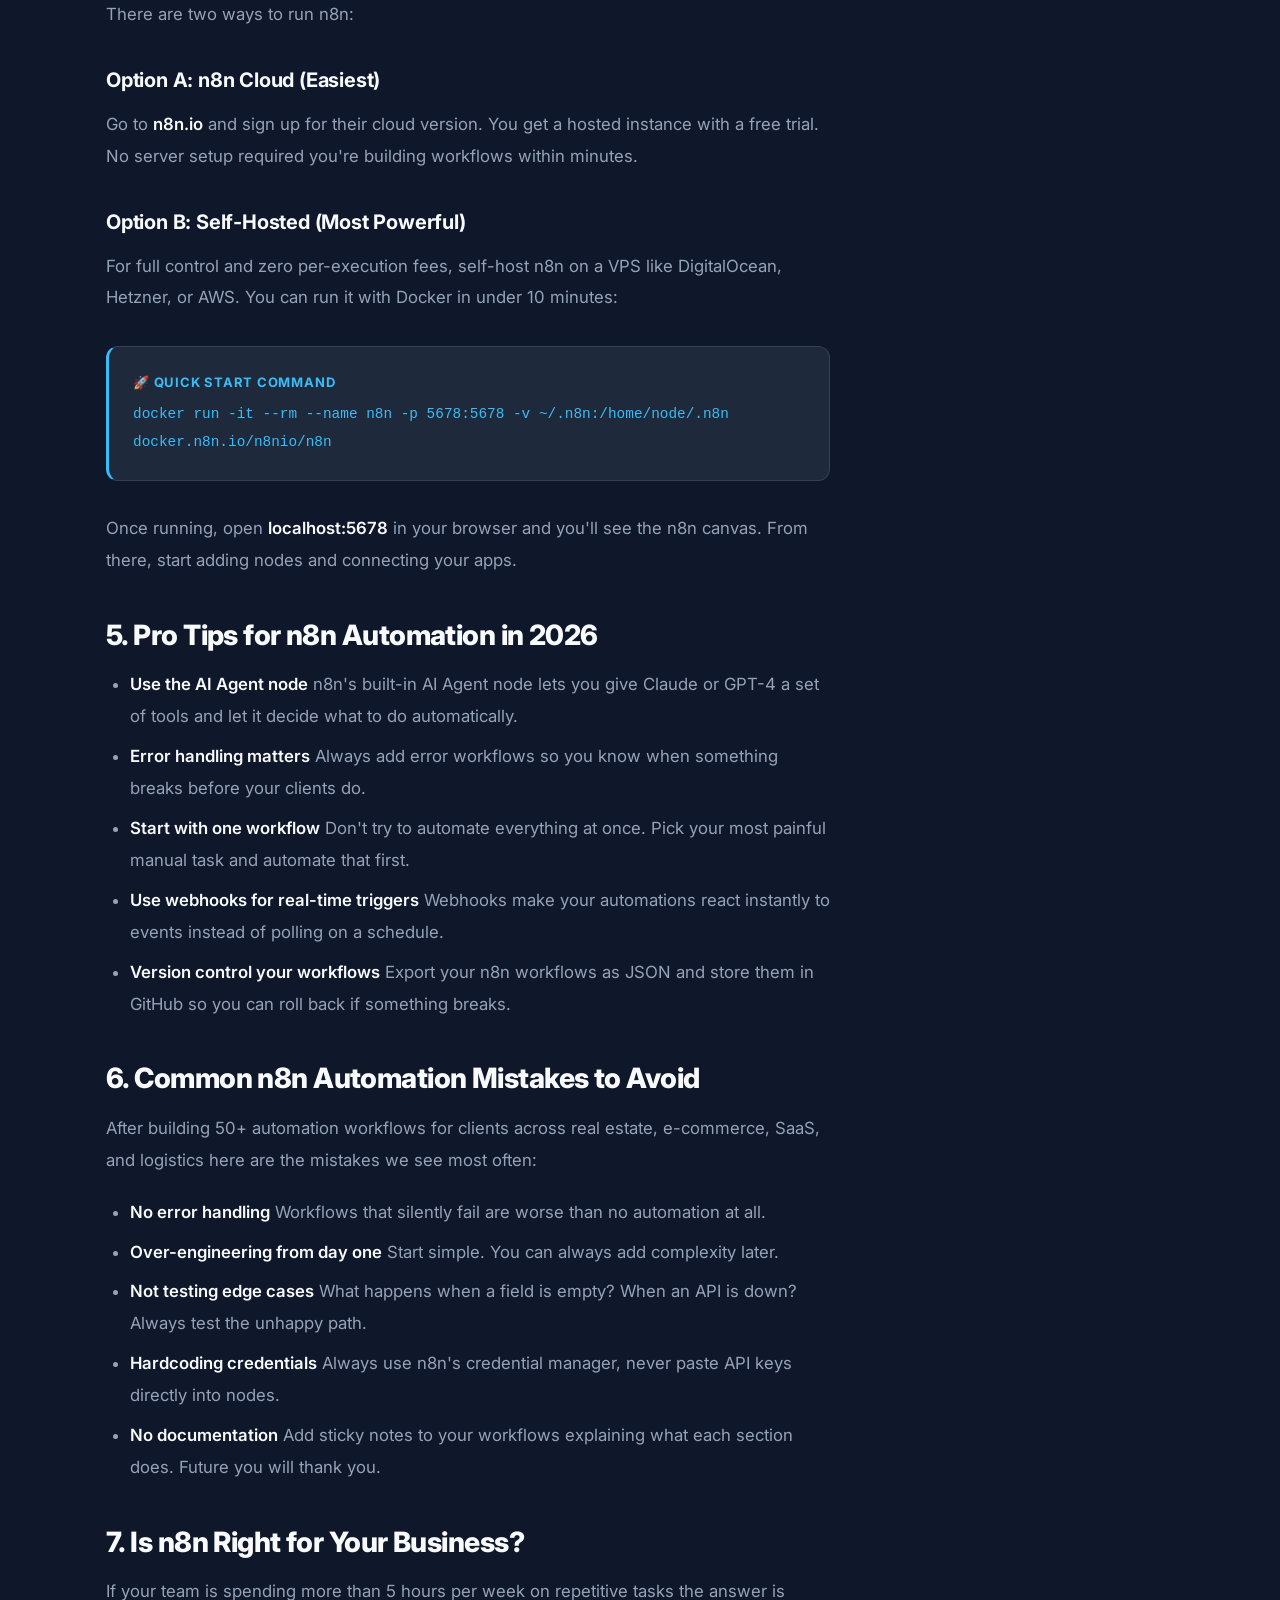
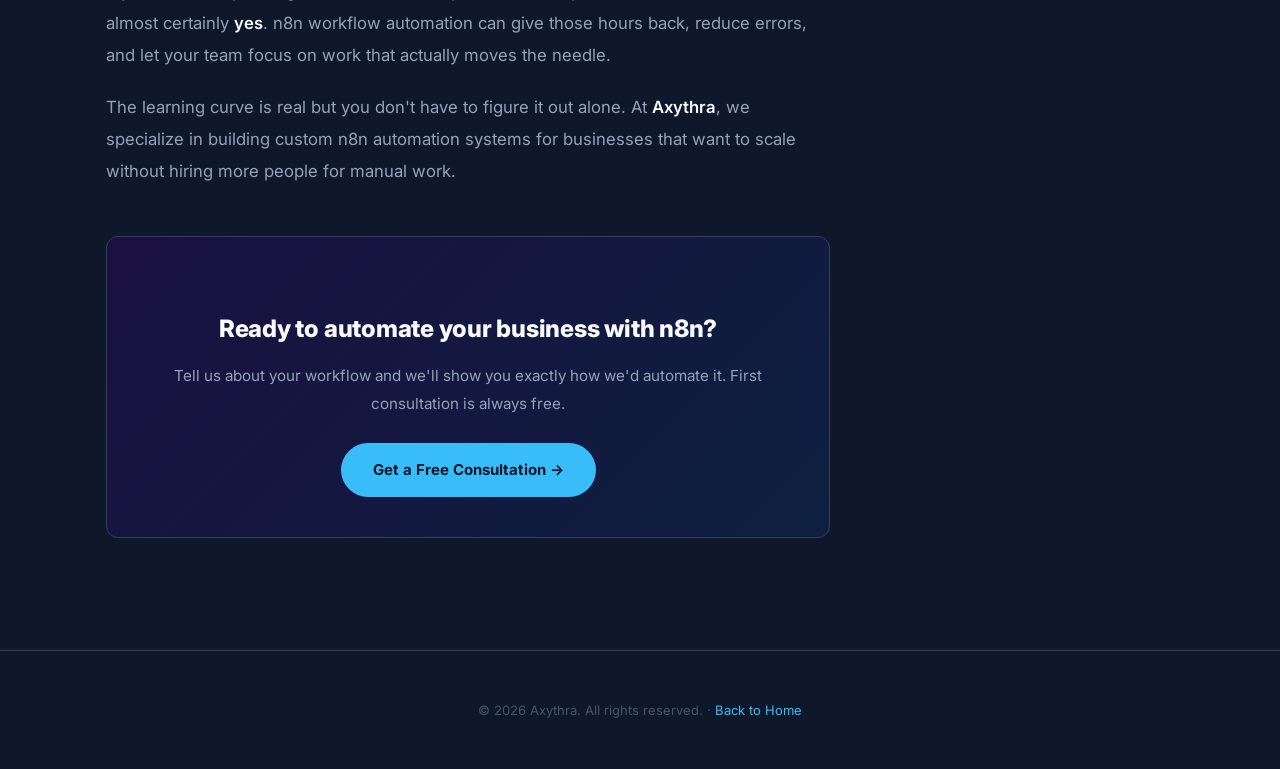
<file: blog-n8n-automation.html>
<!DOCTYPE html>
<html lang="en">
<head>
  <meta charset="UTF-8" />
  <meta name="viewport" content="width=device-width, initial-scale=1.0" />

  <title>How to Automate Your Business with n8n  A Complete Guide | Axythra</title>
  <meta name="description" content="Learn how to automate your entire business using n8n workflow automation. This complete guide covers n8n setup, top workflows, and how it compares to Zapier and Make." />
  <meta name="keywords" content="n8n automation, n8n tutorial, n8n workflow automation, how to automate business with n8n, n8n vs Zapier, n8n vs Make, business automation tools, automate repetitive tasks, self-hosted automation, workflow automation 2026, AI automation Philippines" />
  <meta name="author" content="Axythra" />
  <meta name="robots" content="index, follow" />

  <meta property="og:title" content="How to Automate Your Business with n8n  A Complete Guide" />
  <meta property="og:description" content="Learn how to automate your entire business using n8n. Covers setup, top workflows, and comparison with Zapier and Make." />
  <meta property="og:url" content="https://axythra.tech/blog-n8n-automation.html" />
  <meta property="og:type" content="article" />

  <meta name="twitter:card" content="summary_large_image" />
  <meta name="twitter:title" content="How to Automate Your Business with n8n  A Complete Guide" />
  <meta name="twitter:description" content="Learn how to automate your entire business using n8n workflow automation." />

  <link rel="icon" href="favicon.ico" />
  <link rel="icon" type="image/png" sizes="32x32" href="favicon-32x32.png" />
  <link rel="icon" type="image/png" sizes="16x16" href="favicon-16x16.png" />

  <link rel="preconnect" href="https://fonts.googleapis.com" />
  <link rel="preconnect" href="https://fonts.gstatic.com" crossorigin />
  <link href="https://fonts.googleapis.com/css2?family=Inter:wght@300;400;500;700;800;900&family=Lora:ital,wght@0,400;0,600;1,400&display=swap" rel="stylesheet" />

  <script type="application/ld+json">
  {
    "@context": "https://schema.org",
    "@type": "BlogPosting",
    "headline": "How to Automate Your Business with n8n  A Complete Guide",
    "description": "Learn how to automate your entire business using n8n workflow automation.",
    "author": {
      "@type": "Organization",
      "name": "Axythra",
      "url": "https://axythra.tech"
    },
    "publisher": {
      "@type": "Organization",
      "name": "Axythra",
      "url": "https://axythra.tech"
    },
    "datePublished": "2026-05-28",
    "dateModified": "2026-05-28",
    "mainEntityOfPage": {
      "@type": "WebPage",
      "@id": "https://axythra.tech/blog-n8n-automation.html"
    },
    "keywords": "n8n automation, workflow automation, business automation, n8n tutorial"
  }
  </script>

  <style>
    *, *::before, *::after { box-sizing: border-box; margin: 0; padding: 0; }

    :root {
      --bg: #0F172A;
      --bg2: #1E293B;
      --bg3: #334155;
      --accent: #38BDF8;
      --accent2: #818CF8;
      --accent3: #C084FC;
      --text: #F8FAFC;
      --text2: #94A3B8;
      --text3: #475569;
      --radius: 12px;
      --transition: 0.3s cubic-bezier(0.6, 0.04, 0.12, 0.96);
    }

    html { scroll-behavior: smooth; scroll-padding-top: 80px; }

    body {
      font-family: 'Inter', sans-serif;
      background: var(--bg);
      color: var(--text);
      font-size: 16px;
      line-height: 1.7;
      -webkit-font-smoothing: antialiased;
    }

    a { color: var(--accent); text-decoration: none; transition: opacity var(--transition); }
    a:hover { opacity: 0.8; }
    img { max-width: 100%; display: block; }

    /* --- Navbar --- */
    .navbar {
      position: sticky;
      top: 0;
      z-index: 100;
      background: rgba(15, 23, 42, 0.95);
      backdrop-filter: blur(12px);
      border-bottom: 1px solid var(--bg3);
      padding: 0 1rem;
    }

    .navbar-inner {
      max-width: 1200px;
      margin: 0 auto;
      display: flex;
      align-items: center;
      justify-content: space-between;
      height: 64px;
    }

    .navbar-logo {
      display: flex;
      align-items: center;
      gap: 8px;
      text-decoration: none;
    }

    .logo-text {
      font-size: 18px;
      font-weight: 800;
      letter-spacing: 0.08em;
      background: linear-gradient(135deg, #38BDF8, #818CF8, #C084FC);
      -webkit-background-clip: text;
      -webkit-text-fill-color: transparent;
      background-clip: text;
    }

    .navbar-logo img { height: 36px; }

    .nav-back {
      display: flex;
      align-items: center;
      gap: 6px;
      font-size: 14px;
      color: var(--text2);
      transition: color var(--transition);
    }

    .nav-back:hover { color: var(--accent); opacity: 1; }

    /* --- Hero --- */
    .post-hero {
      background: linear-gradient(135deg, #0F172A 0%, #1a1040 60%, #0d1f40 100%);
      padding: 5rem 1rem 4rem;
      border-bottom: 1px solid var(--bg3);
      position: relative;
      overflow: hidden;
    }

    .post-hero::before {
      content: '';
      position: absolute;
      top: -100px;
      right: -100px;
      width: 400px;<div class="post-hero-inner">
      height: 400px;
      background: radial-gradient(circle, rgba(56,189,248,0.08), transparent);
      pointer-events: none;
    }

    .post-hero-inner {
      max-width: 800px;
      margin: 0 auto;
      position: relative;
      z-index: 2;
    }

    .post-tag {
      display: inline-flex;
      align-items: center;
      gap: 6px;
      font-size: 12px;
      font-weight: 600;
      letter-spacing: 0.08em;
      text-transform: uppercase;
      color: var(--accent);
      background: rgba(56, 189, 248, 0.1);
      border: 1px solid rgba(56, 189, 248, 0.2);
      padding: 5px 14px;
      border-radius: 999px;
      margin-bottom: 1.5rem;
    }

    .post-title {
      font-size: clamp(2rem, 5vw, 3.2rem);
      font-weight: 900;
      line-height: 1.15;
      letter-spacing: -0.03em;
      color: var(--text);
      margin-bottom: 1.5rem;
    }

    .post-title span {
      background: linear-gradient(135deg, #38BDF8, #818CF8, #C084FC);
      -webkit-background-clip: text;
      -webkit-text-fill-color: transparent;
      background-clip: text;
    }

    .post-meta {
      display: flex;
      align-items: center;
      gap: 1rem;
      flex-wrap: wrap;
    }

    .post-meta-item {
      display: flex;
      align-items: center;
      gap: 6px;
      font-size: 13px;
      color: var(--text2);
    }

    .post-meta-dot {
      width: 4px;
      height: 4px;
      border-radius: 50%;
      background: var(--bg3);
    }

    /* --- Layout --- */
    .post-layout {
      max-width: 1100px;
      margin: 0 auto;
      padding: 4rem 1rem;
      display: grid;
      grid-template-columns: 1fr 280px;
      gap: 4rem;
      align-items: start;
    }

    /* --- Content --- */
    .post-content h2 {
      font-size: 1.75rem;
      font-weight: 800;
      color: var(--text);
      margin: 2.5rem 0 1rem;
      letter-spacing: -0.02em;
      line-height: 1.3;
    }

    .post-content h3 {
      font-size: 1.25rem;
      font-weight: 700;
      color: var(--text);
      margin: 2rem 0 0.75rem;
      letter-spacing: -0.01em;
    }

    .post-content p {
      font-size: 1.05rem;
      color: var(--text2);
      line-height: 1.9;
      margin-bottom: 1.25rem;
    }

    .post-content strong {
      color: var(--text);
      font-weight: 600;
    }

    .post-content ul, .post-content ol {
      margin: 1rem 0 1.5rem 1.5rem;
    }

    .post-content li {
      font-size: 1.05rem;
      color: var(--text2);
      line-height: 1.9;
      margin-bottom: 0.5rem;
    }

    .post-content li strong { color: var(--text); }

    /* --- Callout Box --- */
    .callout {
      background: var(--bg2);
      border: 1px solid var(--bg3);
      border-left: 3px solid var(--accent);
      border-radius: var(--radius);
      padding: 1.5rem;
      margin: 2rem 0;
    }

    .callout-title {
      font-size: 13px;
      font-weight: 700;
      letter-spacing: 0.06em;
      text-transform: uppercase;
      color: var(--accent);
      margin-bottom: 0.5rem;
    }

    .callout p {
      margin-bottom: 0;
      font-size: 0.95rem;
    }

    /* --- Comparison Table --- */
    .compare-table {
      width: 100%;
      border-collapse: collapse;
      margin: 2rem 0;
      font-size: 0.9rem;
    }

    .compare-table th {
      background: var(--bg2);
      color: var(--text);
      font-weight: 700;
      padding: 12px 16px;
      text-align: left;
      border: 1px solid var(--bg3);
      font-size: 13px;
      letter-spacing: 0.04em;
    }

    .compare-table td {
      padding: 12px 16px;
      border: 1px solid var(--bg3);
      color: var(--text2);
      vertical-align: top;
    }

    .compare-table tr:nth-child(even) td { background: rgba(30, 41, 59, 0.4); }

    .check { color: #4ade80; }
    .cross { color: #f87171; }
    .partial { color: #facc15; }

    /* --- Workflow Cards --- */
    .workflow-grid {
      display: grid;
      grid-template-columns: 1fr 1fr;
      gap: 1rem;
      margin: 2rem 0;
    }

    .workflow-card {
      background: var(--bg2);
      border: 1px solid var(--bg3);
      border-radius: var(--radius);
      padding: 1.5rem;
      transition: all var(--transition);
    }

    .workflow-card:hover {
      border-color: var(--accent2);
      transform: translateY(-3px);
    }

    .workflow-icon {
      font-size: 2rem;
      margin-bottom: 0.75rem;
    }

    .workflow-title {
      font-size: 1rem;
      font-weight: 700;
      color: var(--text);
      margin-bottom: 0.5rem;
    }

    .workflow-desc {
      font-size: 0.875rem;
      color: var(--text2);
      line-height: 1.7;
    }

    /* --- CTA Box --- */
    .cta-box {
      background: linear-gradient(135deg, #1a1040, #0d2040);
      border: 1px solid var(--bg3);
      border-radius: var(--radius);
      padding: 2.5rem;
      text-align: center;
      margin: 3rem 0;
    }

    .cta-box h3 {
      font-size: 1.5rem;
      font-weight: 800;
      color: var(--text);
      margin-bottom: 0.75rem;
    }

    .cta-box p {
      color: var(--text2);
      margin-bottom: 1.5rem;
      font-size: 0.95rem;
    }

    .btn-primary {
      display: inline-block;
      padding: 14px 32px;
      border-radius: 999px;
      background: var(--accent);
      color: #0F172A;
      font-size: 15px;
      font-weight: 700;
      text-decoration: none;
      transition: all var(--transition);
    }

    .btn-primary:hover {
      opacity: 1;
      transform: translateY(-2px);
      box-shadow: 0 8px 32px rgba(56, 189, 248, 0.35);
    }

    /* --- Sidebar --- */
    .post-sidebar {
      position: sticky;
      top: 80px;
    }

    .sidebar-card {
      background: var(--bg2);
      border: 1px solid var(--bg3);
      border-radius: var(--radius);
      padding: 1.5rem;
      margin-bottom: 1.5rem;
    }

    .sidebar-title {
      font-size: 12px;
      font-weight: 700;
      letter-spacing: 0.08em;
      text-transform: uppercase;
      color: var(--text2);
      margin-bottom: 1rem;
    }

    .toc-list {
      list-style: none;
      display: flex;
      flex-direction: column;
      gap: 0.5rem;
    }

    .toc-list a {
      font-size: 13px;
      color: var(--text2);
      transition: color var(--transition);
      display: flex;
      align-items: flex-start;
      gap: 8px;
      line-height: 1.5;
    }

    .toc-list a:hover { color: var(--accent); opacity: 1; }

    .toc-num {
      font-size: 11px;
      font-weight: 700;
      color: var(--accent);
      min-width: 16px;
      margin-top: 2px;
    }

    .related-post {
      display: flex;
      gap: 10px;
      align-items: flex-start;
      padding: 10px 0;
      border-bottom: 1px solid var(--bg3);
      text-decoration: none;
      transition: all var(--transition);
    }

    .related-post:last-child { border-bottom: none; }

    .related-post:hover { opacity: 1; }
    .related-post:hover .related-title { color: var(--accent); }

    .related-icon {
      width: 40px;
      height: 40px;
      border-radius: 8px;
      background: var(--bg3);
      display: flex;
      align-items: center;
      justify-content: center;
      font-size: 1.2rem;
      flex-shrink: 0;
    }

    .related-title {
      font-size: 13px;
      font-weight: 600;
      color: var(--text);
      line-height: 1.4;
      transition: color var(--transition);
    }

    .related-date {
      font-size: 11px;
      color: var(--text3);
      margin-top: 3px;
    }

    .author-card {
      display: flex;
      align-items: center;
      gap: 12px;
    }

    .author-avatar {
      width: 48px;
      height: 48px;
      border-radius: 50%;
      background: linear-gradient(135deg, #38BDF8, #818CF8);
      display: flex;
      align-items: center;
      justify-content: center;
      font-size: 1.2rem;
      font-weight: 800;
      color: #0F172A;
      flex-shrink: 0;
    }

    .author-name {
      font-size: 14px;
      font-weight: 700;
      color: var(--text);
    }

    .author-title {
      font-size: 12px;
      color: var(--text2);
    }

    /* --- Footer --- */
    .post-footer {
      border-top: 1px solid var(--bg3);
      padding: 3rem 1rem;
      text-align: center;
    }

    .post-footer p {
      font-size: 13px;
      color: var(--text3);
    }

    /* --- Responsive --- */
    @media (max-width: 1024px) {
      .post-layout {
        grid-template-columns: 1fr;
      }
      .post-sidebar { position: static; }
      .workflow-grid { grid-template-columns: 1fr; }
    }

    @media (max-width: 768px) {
      .post-title { font-size: 2rem; }
      .post-layout { padding: 2rem 1rem; }
    }
  </style>
</head>
<body>

  <!-- Navbar -->
  <nav class="navbar">
    <div class="navbar-inner">
      <a href="index.html" class="navbar-logo">
        <img src="images/AXYTHRA_LOGO.svg" alt="Axythra" />
      </a>
      <a href="blog.html" class="nav-back">← Back to Blog</a>
    </div>
  </nav>

  <!-- Hero -->
  <div class="post-hero" style="position: relative;">
    <div style="position: absolute; inset: 0; overflow: hidden; z-index: 1;">
      <img src="images/blog-img-n8n.png" style="width: 100%; height: 100%; object-fit: cover; opacity: 0.12;" />
    </div>
    <div class="post-hero-inner">
      <div class="post-tag">⚡ Automation</div>
      <h1 class="post-title">
        How to Automate Your Business<br />
        with <span>n8n</span>  A Complete Guide
      </h1>
      <div class="post-meta">
        <div class="post-meta-item">
          <span>By Axythra</span>
        </div>
        <div class="post-meta-dot"></div>
        <div class="post-meta-item">May 28, 2026</div>
        <div class="post-meta-dot"></div>
        <div class="post-meta-item">8 min read</div>
        <div class="post-meta-dot"></div>
        <div class="post-meta-item">n8n · Workflow Automation · Business</div>
      </div>
    </div>
  </div>

  <!-- Main Layout -->
  <div class="post-layout">

    <!-- Content -->
    <article class="post-content">

      <p>
        Most businesses are quietly bleeding time. Not from one big problem  but from hundreds of tiny, repetitive tasks that eat hours every single week. Copying data between apps. Manually sending follow-up emails. Updating spreadsheets. Notifying your team every time a lead comes in.
      </p>

      <p>
        <strong>n8n automation</strong> is one of the most powerful ways to eliminate all of it. In this complete guide, we'll break down exactly what n8n is, why it's better than tools like Zapier and Make for many use cases, and the top workflows you can build today to start running your business on autopilot.
      </p>

      <div class="callout">
        <div class="callout-title">💡 Quick Takeaway</div>
        <p>n8n is a free, open-source, self-hosted workflow automation tool that lets you connect any app, trigger any action, and build AI-powered automations  without the per-task pricing of Zapier or Make.</p>
      </div>

      <h2 id="what-is-n8n">1. What Is n8n Automation?</h2>

      <p>
        n8n (pronounced "nodemation") is an open-source <strong>workflow automation platform</strong> that lets you connect different apps, services, and APIs together through a visual node-based editor. Think of it like Zapier  but self-hosted, infinitely more flexible, and completely free at its core.
      </p>

      <p>
        Each "node" in n8n represents a step in your workflow  a trigger, an action, a condition, or an AI step. You drag and drop these nodes onto a canvas, connect them, and your automation runs 24/7 without any human involvement.
      </p>

      <p>
        What makes n8n stand out in 2026 is its deep <strong>AI integration</strong>. You can connect GPT-4, Claude, and other LLMs directly into your workflows  letting you build automations that don't just move data, but actually think, summarize, classify, and respond intelligently.
      </p>

      <h2 id="why-n8n">2. Why n8n Over Zapier or Make?</h2>

      <p>
        This is the question we get asked most often. Here's a straight comparison:
      </p>

      <table class="compare-table">
        <thead>
          <tr>
            <th>Feature</th>
            <th>n8n</th>
            <th>Zapier</th>
            <th>Make</th>
          </tr>
        </thead>
        <tbody>
          <tr>
            <td>Pricing model</td>
            <td>Free (self-hosted) or affordable cloud</td>
            <td>Per task  gets expensive fast</td>
            <td>Per operation  can add up</td>
          </tr>
          <tr>
            <td>Self-hosting</td>
            <td><span class="check">✓ Yes</span></td>
            <td><span class="cross">✗ No</span></td>
            <td><span class="cross">✗ No</span></td>
          </tr>
          <tr>
            <td>AI/LLM integration</td>
            <td><span class="check">✓ Native, deep</span></td>
            <td><span class="partial">~ Limited</span></td>
            <td><span class="partial">~ Limited</span></td>
          </tr>
          <tr>
            <td>Custom code support</td>
            <td><span class="check">✓ Full JS/Python</span></td>
            <td><span class="partial">~ Basic</span></td>
            <td><span class="partial">~ Basic</span></td>
          </tr>
          <tr>
            <td>Data privacy</td>
            <td><span class="check">✓ Full control</span></td>
            <td><span class="cross">✗ Third-party servers</span></td>
            <td><span class="cross">✗ Third-party servers</span></td>
          </tr>
          <tr>
            <td>Complexity ceiling</td>
            <td>Unlimited</td>
            <td>Medium</td>
            <td>High</td>
          </tr>
        </tbody>
      </table>

      <p>
        The bottom line: <strong>if you're serious about automation at scale, n8n wins</strong>. Zapier is great for simple 2-step automations. Make is better for visual complexity. But n8n gives you full power, full ownership, and no per-task fees that punish you for growing.
      </p>

      <h2 id="workflows">3. Top 5 n8n Workflows Every Business Should Build</h2>

      <p>
        Here are the five most impactful <strong>n8n automation workflows</strong> we build for our clients at Axythra:
      </p>

      <div class="workflow-grid">

        <div class="workflow-card">
          <div class="workflow-icon">🎯</div>
          <div class="workflow-title">Lead Capture & CRM Sync</div>
          <div class="workflow-desc">When a new lead fills your form, n8n automatically adds them to your CRM, sends a welcome email, notifies your sales team on Slack, and creates a follow-up task  all in seconds.</div>
        </div>

        <div class="workflow-card">
          <div class="workflow-icon">🤖</div>
          <div class="workflow-title">AI-Powered Email Responses</div>
          <div class="workflow-desc">Connect your inbox to GPT-4 via n8n. Incoming emails get classified, summarized, and drafted responses are prepared automatically for your review  saving hours every week.</div>
        </div>

        <div class="workflow-card">
          <div class="workflow-icon">📊</div>
          <div class="workflow-title">Automated Reporting Dashboard</div>
          <div class="workflow-desc">Pull data from your CRM, ads, and analytics tools every Monday morning. n8n compiles everything into a formatted report and sends it to your team automatically.</div>
        </div>

        <div class="workflow-card">
          <div class="workflow-icon">🔄</div>
          <div class="workflow-title">Client Onboarding Sequence</div>
          <div class="workflow-desc">When a new client signs up, trigger a full onboarding sequence: welcome email, contract, intake form, calendar invite, and Slack notification  completely hands-free.</div>
        </div>

        <div class="workflow-card">
          <div class="workflow-icon">🛒</div>
          <div class="workflow-title">E-commerce Order Automation</div>
          <div class="workflow-desc">Connect your store to your fulfillment system, accounting software, and customer support tools. Every order triggers the right actions automatically  zero manual data entry.</div>
        </div>

        <div class="workflow-card">
          <div class="workflow-icon">💬</div>
          <div class="workflow-title">Social Media & Content Pipeline</div>
          <div class="workflow-desc">Auto-publish content across platforms, monitor mentions, and route engagement to the right team member  all managed through a single n8n workflow.</div>
        </div>

      </div>

      <h2 id="getting-started">4. How to Get Started with n8n</h2>

      <p>
        There are two ways to run n8n:
      </p>

      <h3>Option A: n8n Cloud (Easiest)</h3>
      <p>
        Go to <strong>n8n.io</strong> and sign up for their cloud version. You get a hosted instance with a free trial. No server setup required  you're building workflows within minutes.
      </p>

      <h3>Option B: Self-Hosted (Most Powerful)</h3>
      <p>
        For full control and zero per-execution fees, self-host n8n on a VPS like DigitalOcean, Hetzner, or AWS. You can run it with Docker in under 10 minutes:
      </p>

      <div class="callout">
        <div class="callout-title">🚀 Quick Start Command</div>
        <p style="font-family: monospace; font-size: 0.9rem; color: #38BDF8;">docker run -it --rm --name n8n -p 5678:5678 -v ~/.n8n:/home/node/.n8n docker.n8n.io/n8nio/n8n</p>
      </div>

      <p>
        Once running, open <strong>localhost:5678</strong> in your browser and you'll see the n8n canvas. From there, start adding nodes and connecting your apps.
      </p>

      <h2 id="tips">5. Pro Tips for n8n Automation in 2026</h2>

      <ul>
        <li><strong>Use the AI Agent node</strong>  n8n's built-in AI Agent node lets you give Claude or GPT-4 a set of tools and let it decide what to do automatically.</li>
        <li><strong>Error handling matters</strong>  Always add error workflows so you know when something breaks before your clients do.</li>
        <li><strong>Start with one workflow</strong>  Don't try to automate everything at once. Pick your most painful manual task and automate that first.</li>
        <li><strong>Use webhooks for real-time triggers</strong>  Webhooks make your automations react instantly to events instead of polling on a schedule.</li>
        <li><strong>Version control your workflows</strong>  Export your n8n workflows as JSON and store them in GitHub so you can roll back if something breaks.</li>
      </ul>

      <h2 id="common-mistakes">6. Common n8n Automation Mistakes to Avoid</h2>

      <p>
        After building 50+ automation workflows for clients across real estate, e-commerce, SaaS, and logistics  here are the mistakes we see most often:
      </p>

      <ul>
        <li><strong>No error handling</strong>  Workflows that silently fail are worse than no automation at all.</li>
        <li><strong>Over-engineering from day one</strong>  Start simple. You can always add complexity later.</li>
        <li><strong>Not testing edge cases</strong>  What happens when a field is empty? When an API is down? Always test the unhappy path.</li>
        <li><strong>Hardcoding credentials</strong>  Always use n8n's credential manager, never paste API keys directly into nodes.</li>
        <li><strong>No documentation</strong>  Add sticky notes to your workflows explaining what each section does. Future you will thank you.</li>
      </ul>

      <h2 id="conclusion">7. Is n8n Right for Your Business?</h2>

      <p>
        If your team is spending more than 5 hours per week on repetitive tasks  the answer is almost certainly <strong>yes</strong>. n8n workflow automation can give those hours back, reduce errors, and let your team focus on work that actually moves the needle.
      </p>

      <p>
        The learning curve is real  but you don't have to figure it out alone. At <strong>Axythra</strong>, we specialize in building custom n8n automation systems for businesses that want to scale without hiring more people for manual work.
      </p>

      <div class="cta-box">
        <h3>Ready to automate your business with n8n?</h3>
        <p>Tell us about your workflow and we'll show you exactly how we'd automate it. First consultation is always free.</p>
        <a href="index.html#contact" class="btn-primary">Get a Free Consultation →</a>
      </div>

    </article>

    <!-- Sidebar -->
    <aside class="post-sidebar">

      <div class="sidebar-card">
        <div class="sidebar-title">Table of Contents</div>
        <ul class="toc-list">
          <li><a href="#what-is-n8n"><span class="toc-num">01</span> What is n8n Automation?</a></li>
          <li><a href="#why-n8n"><span class="toc-num">02</span> Why n8n Over Zapier or Make?</a></li>
          <li><a href="#workflows"><span class="toc-num">03</span> Top 5 n8n Workflows</a></li>
          <li><a href="#getting-started"><span class="toc-num">04</span> How to Get Started</a></li>
          <li><a href="#tips"><span class="toc-num">05</span> Pro Tips for 2026</a></li>
          <li><a href="#common-mistakes"><span class="toc-num">06</span> Common Mistakes</a></li>
          <li><a href="#conclusion"><span class="toc-num">07</span> Is n8n Right for You?</a></li>
        </ul>
      </div>

      <div class="sidebar-card">
        <div class="sidebar-title">Written By</div>
        <div class="author-card">
          <div class="author-avatar">AX</div>
          <div>
            <div class="author-name">Axythra Team</div>
            <div class="author-title">AI Automation Specialists</div>
          </div>
        </div>
      </div>

      <div class="sidebar-card">
        <div class="sidebar-title">Related Posts</div>
        <a href="blog-zapier-vs-make-vs-n8n.html" class="related-post">
          <div class="related-icon">🔗</div>
          <div>
            <div class="related-title">Zapier vs Make vs n8n  Which is Best in 2026?</div>
            <div class="related-date">May 25, 2026</div>
          </div>
        </a>
        <a href="blog-signs-you-need-automation.html" class="related-post">
          <div class="related-icon">🎯</div>
          <div>
            <div class="related-title">5 Signs Your Business Desperately Needs Automation</div>
            <div class="related-date">May 22, 2026</div>
          </div>
        </a>
      </div>

    </aside>

  </div>

  <!-- Footer -->
  <div class="post-footer">
    <p>© 2026 Axythra. All rights reserved. · <a href="index.html">Back to Home</a></p>
  </div>

</body>
</html>
</file>
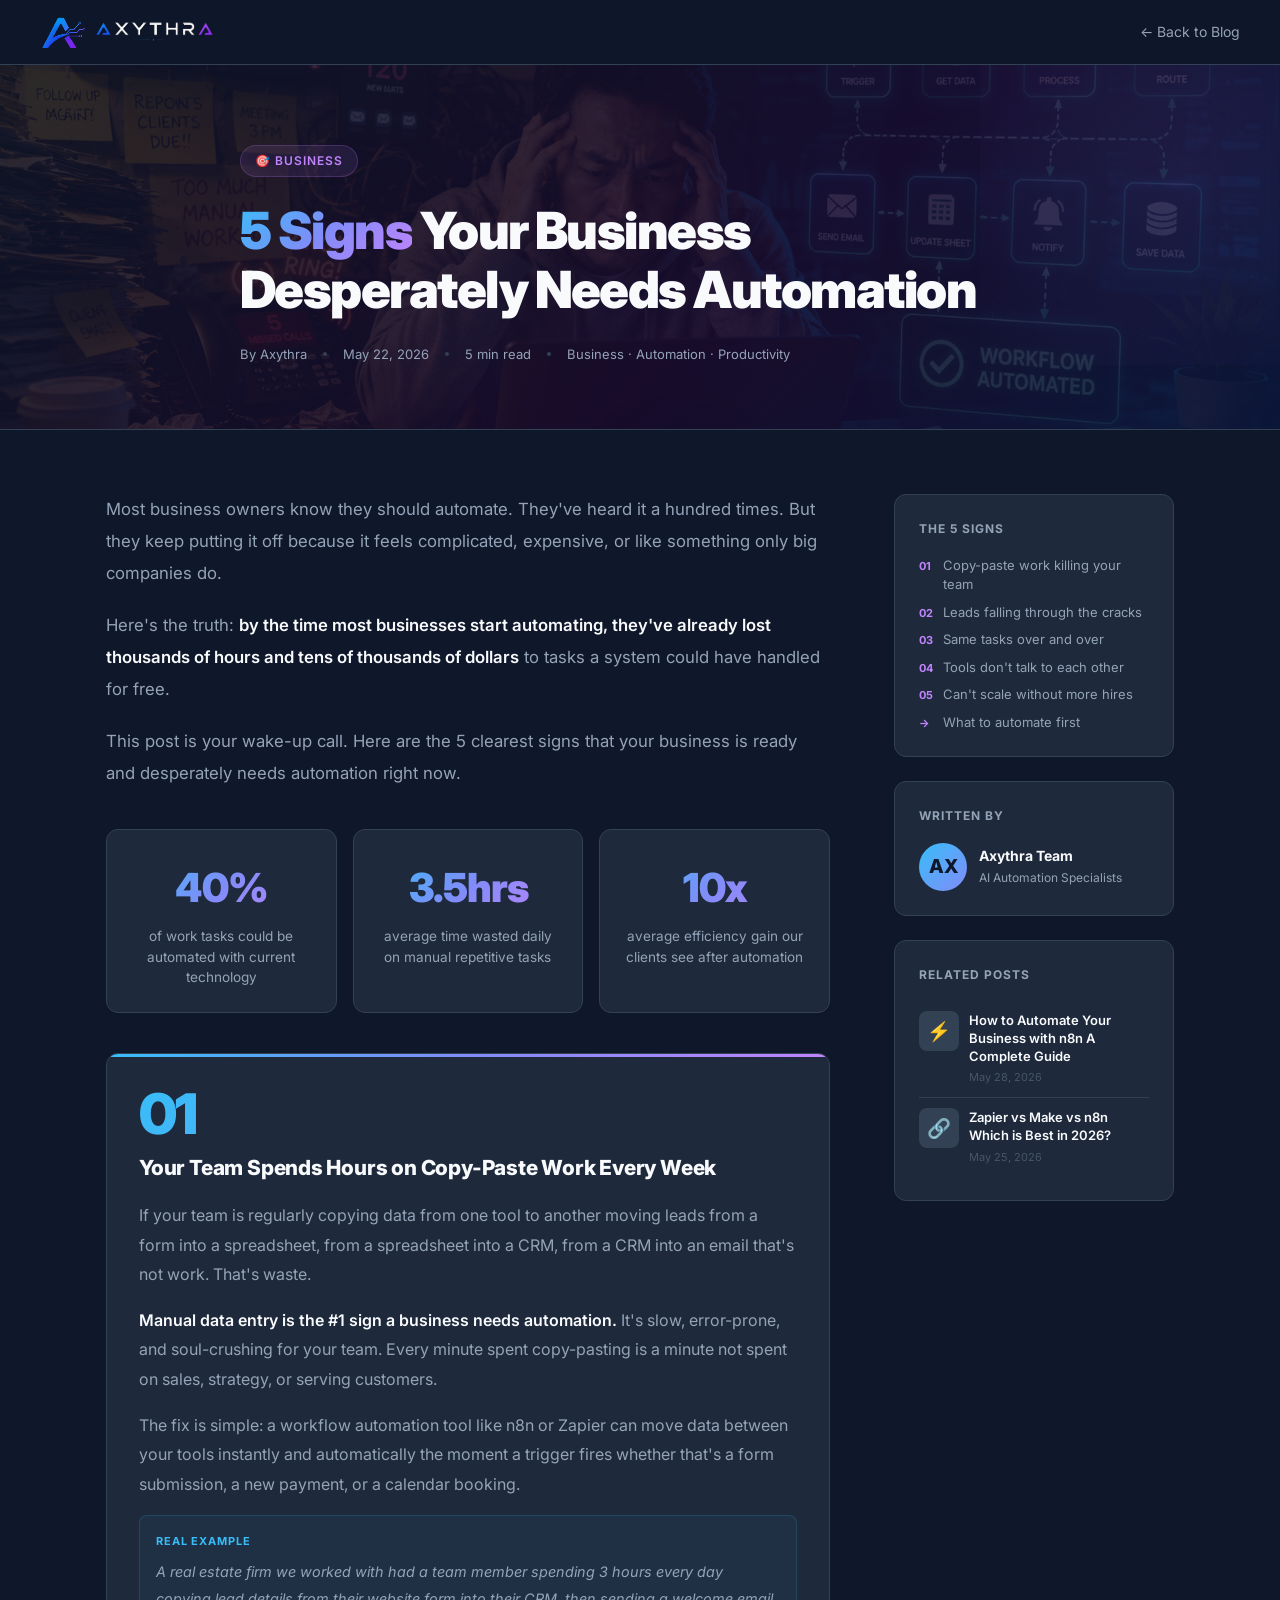
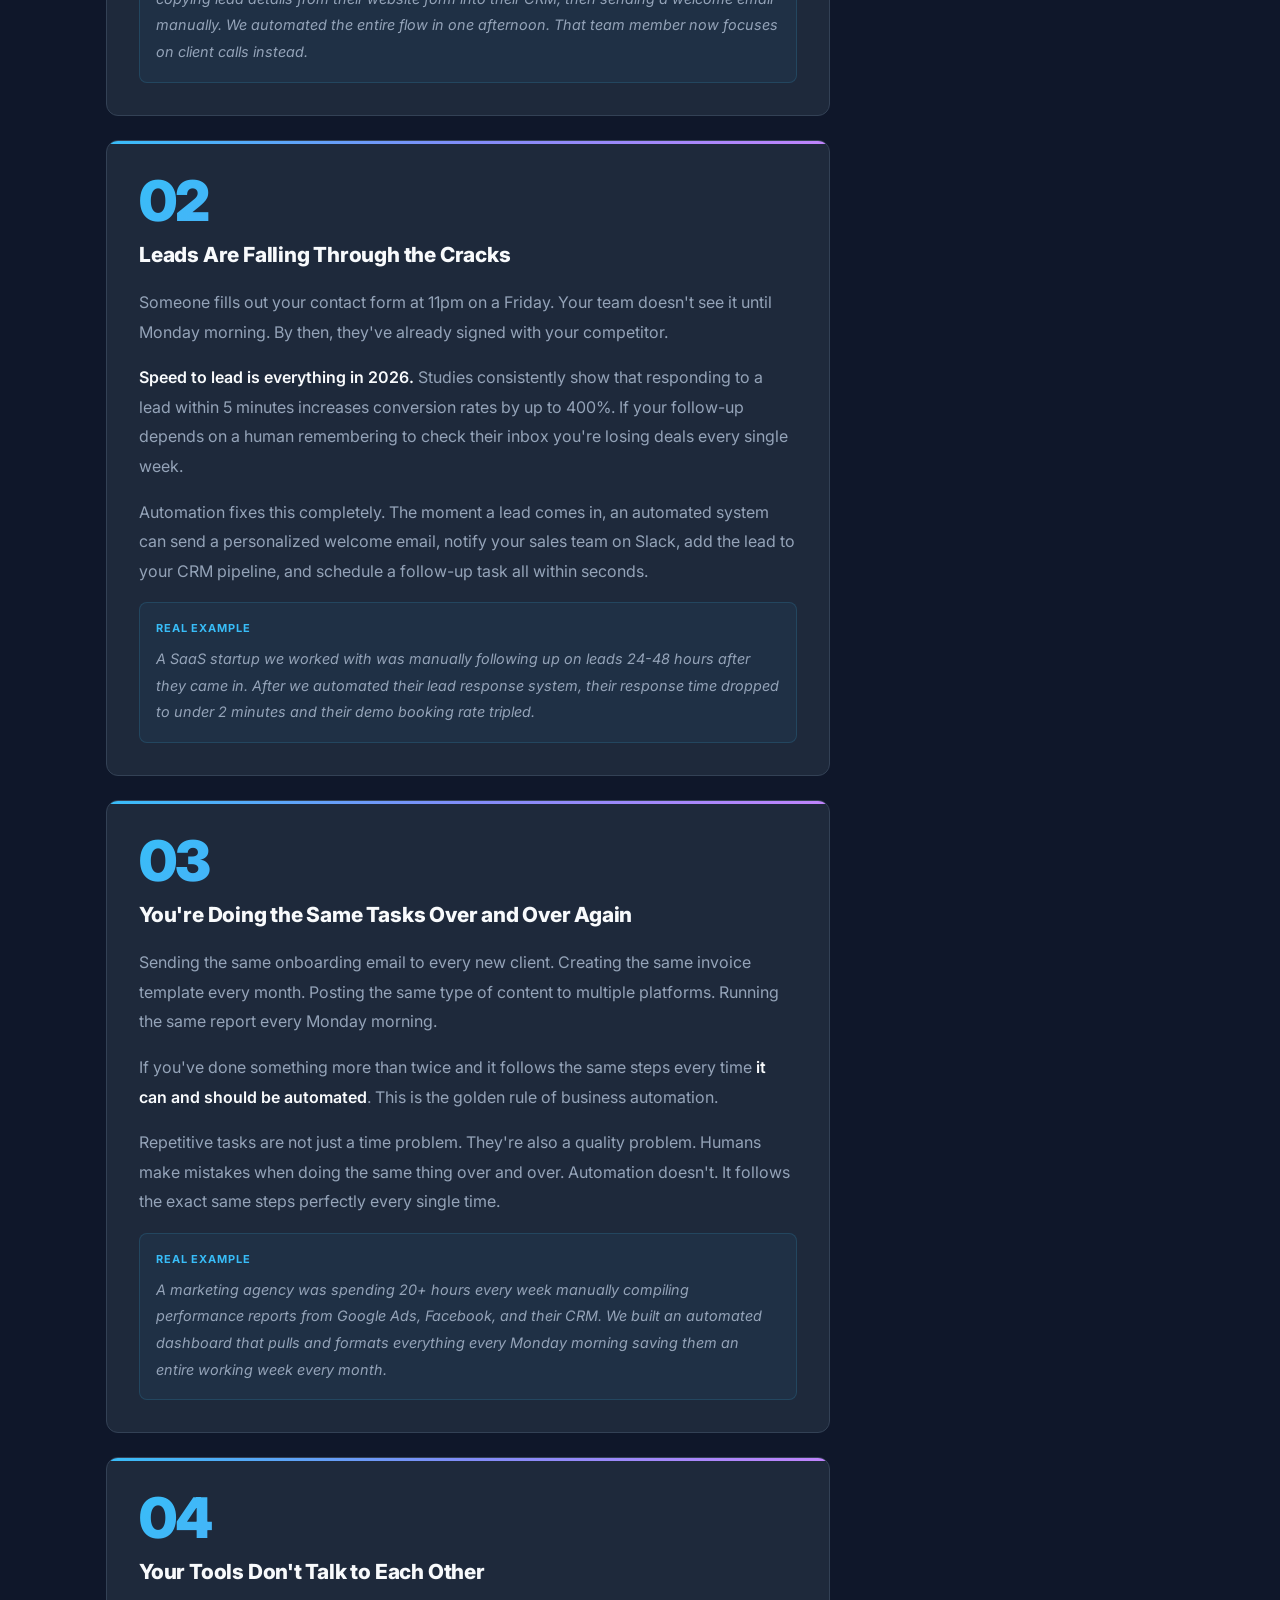
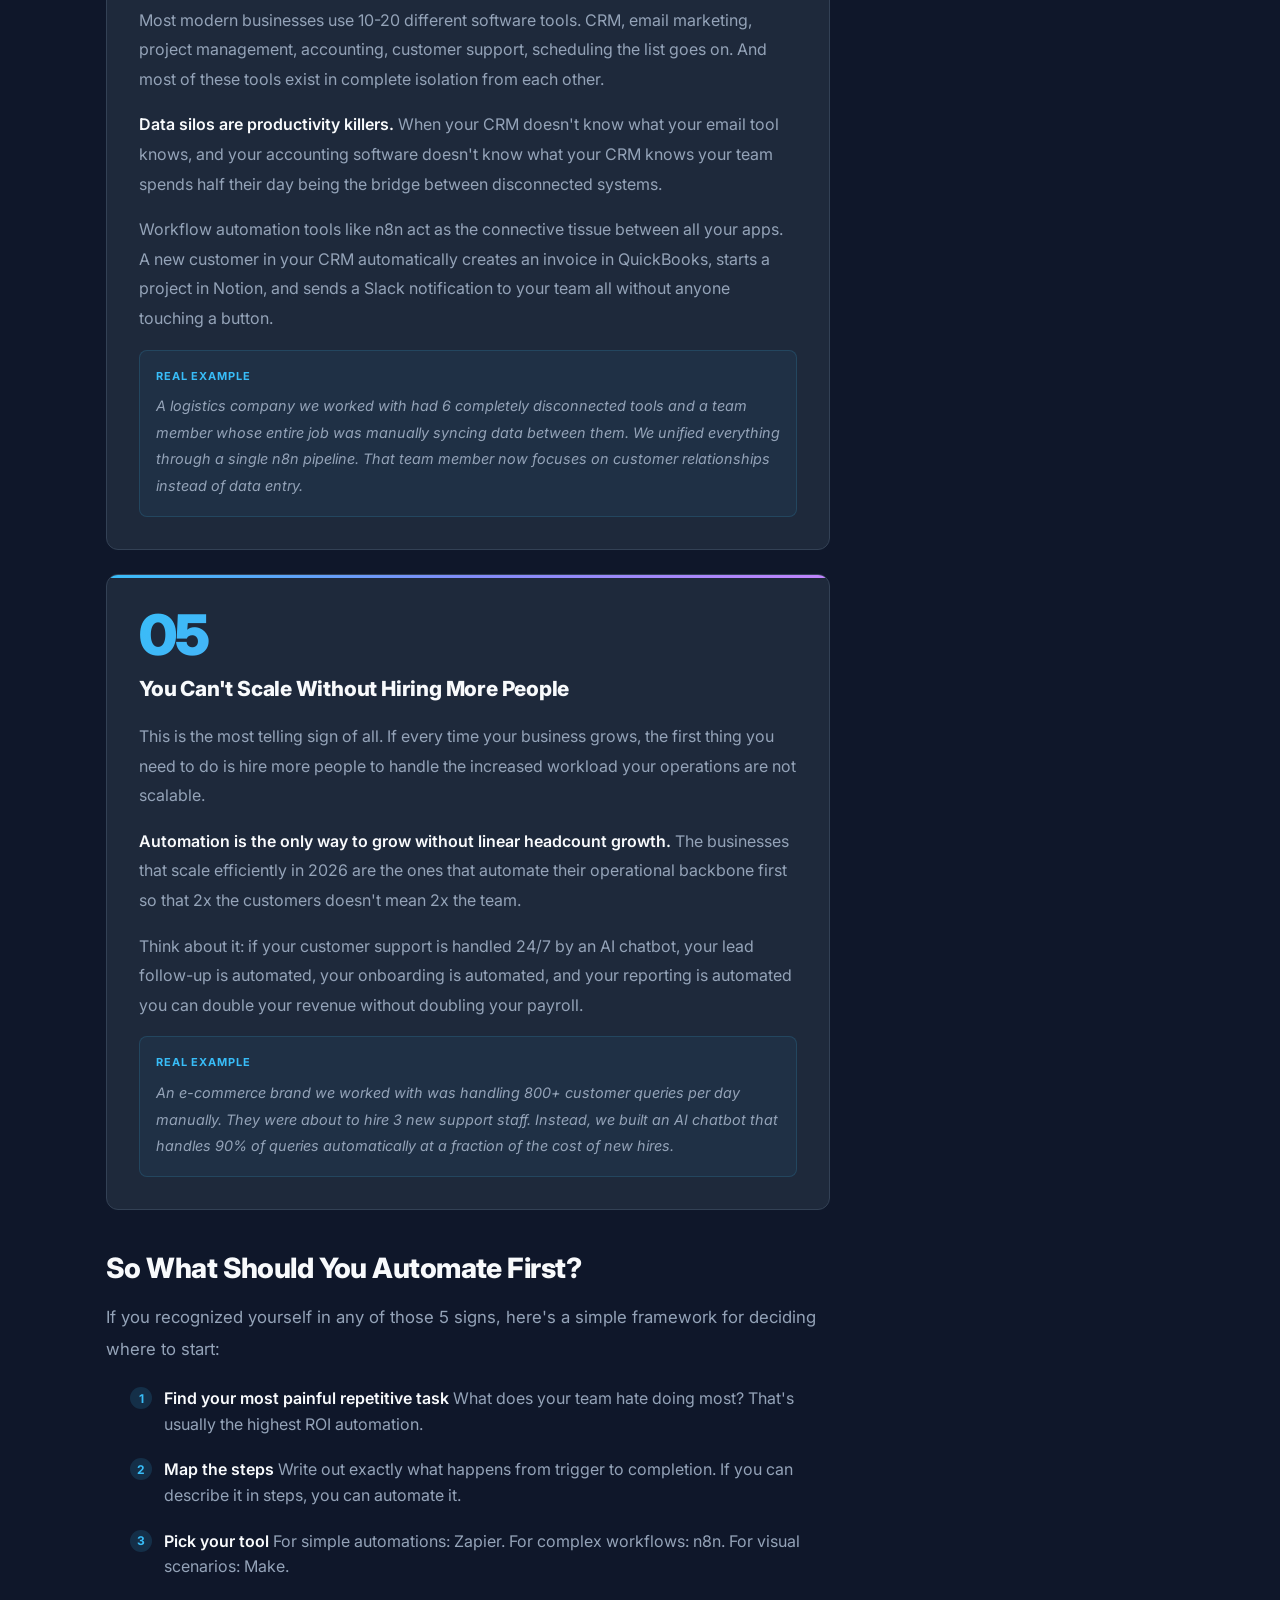
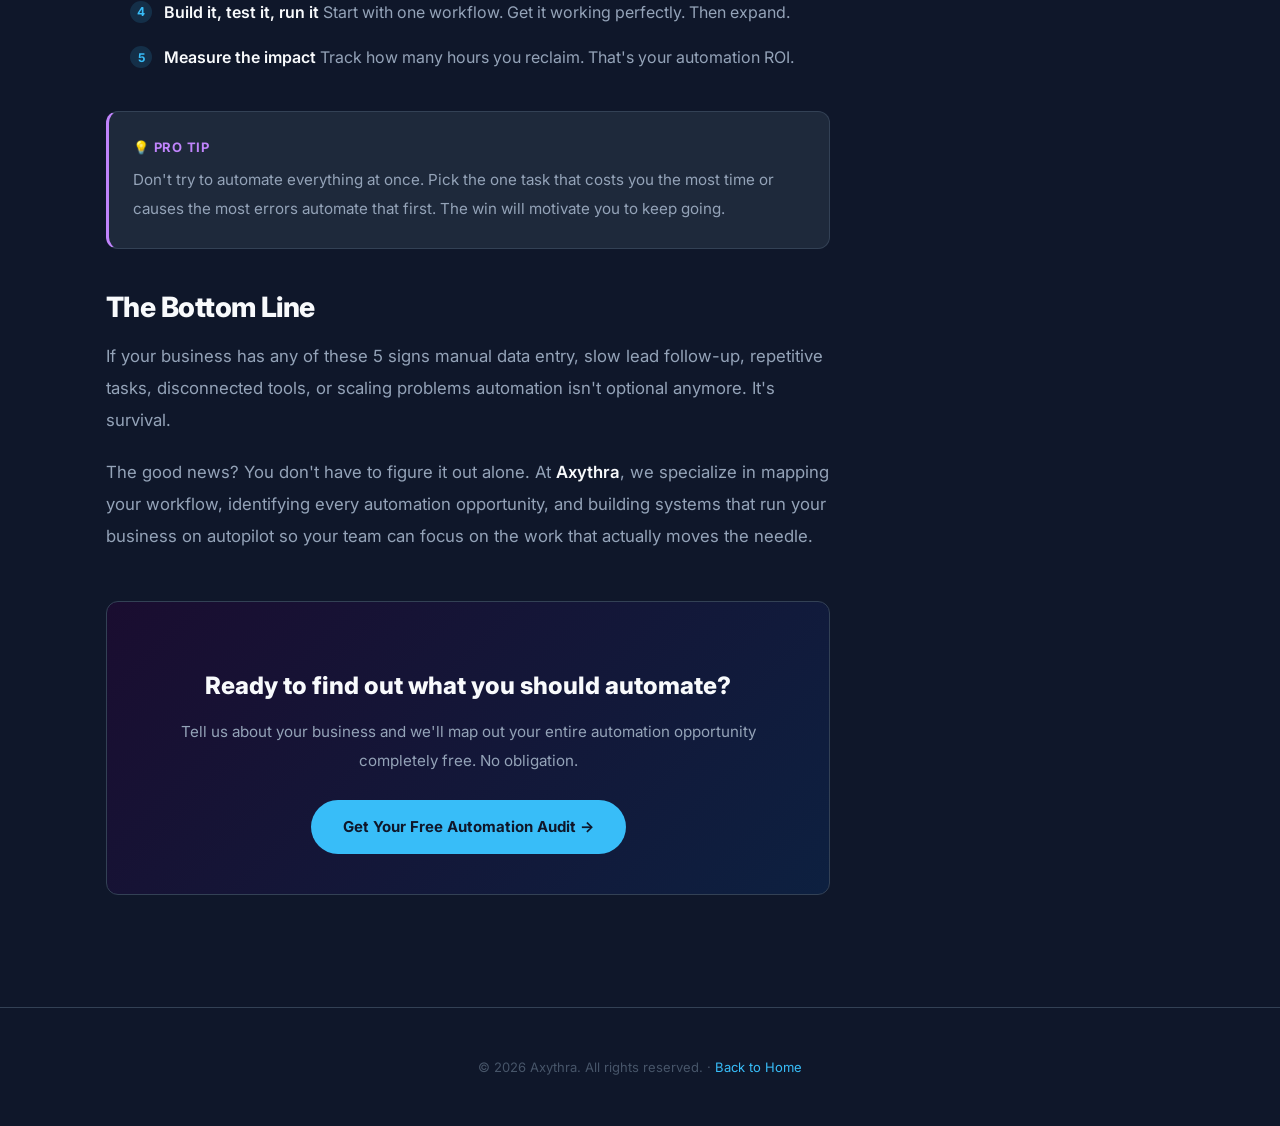
<file: blog-signs-you-need-automation.html>
<!DOCTYPE html>
<html lang="en">
<head>
  <meta charset="UTF-8" />
  <meta name="viewport" content="width=device-width, initial-scale=1.0" />

  <title>5 Signs Your Business Desperately Needs Automation in 2026 | Axythra</title>
  <meta name="description" content="Is your business wasting hours on manual tasks? Here are 5 clear signs your business desperately needs automation  and how to fix it fast." />
  <meta name="keywords" content="signs your business needs automation, business automation, when to automate your business, workflow automation benefits, automate repetitive tasks, business process automation, small business automation, AI automation for business, automation ROI, manual tasks automation, business efficiency 2026" />
  <meta name="author" content="Axythra" />
  <meta name="robots" content="index, follow" />

  <meta property="og:title" content="5 Signs Your Business Desperately Needs Automation in 2026" />
  <meta property="og:description" content="Is your business wasting hours on manual tasks? Here are 5 clear signs your business needs automation  and how to fix it." />
  <meta property="og:url" content="https://axythra.tech/blog-signs-you-need-automation.html" />
  <meta property="og:type" content="article" />

  <meta name="twitter:card" content="summary_large_image" />
  <meta name="twitter:title" content="5 Signs Your Business Desperately Needs Automation in 2026" />
  <meta name="twitter:description" content="5 clear signs your business needs automation  and how to fix it fast." />

  <link rel="icon" href="favicon.ico" />
  <link rel="icon" type="image/png" sizes="32x32" href="favicon-32x32.png" />
  <link rel="icon" type="image/png" sizes="16x16" href="favicon-16x16.png" />

  <link rel="preconnect" href="https://fonts.googleapis.com" />
  <link rel="preconnect" href="https://fonts.gstatic.com" crossorigin />
  <link href="https://fonts.googleapis.com/css2?family=Inter:wght@300;400;500;700;800;900&display=swap" rel="stylesheet" />

  <script type="application/ld+json">
  {
    "@context": "https://schema.org",
    "@type": "BlogPosting",
    "headline": "5 Signs Your Business Desperately Needs Automation in 2026",
    "description": "5 clear signs your business needs automation and how to fix it fast.",
    "author": { "@type": "Organization", "name": "Axythra", "url": "https://axythra.tech" },
    "publisher": { "@type": "Organization", "name": "Axythra", "url": "https://axythra.tech" },
    "datePublished": "2026-05-22",
    "dateModified": "2026-05-22",
    "mainEntityOfPage": { "@type": "WebPage", "@id": "https://axythra.tech/blog-signs-you-need-automation.html" },
    "keywords": "business automation, signs you need automation, workflow automation, automate repetitive tasks"
  }
  </script>

  <style>
    *, *::before, *::after { box-sizing: border-box; margin: 0; padding: 0; }
    :root {
      --bg: #0F172A; --bg2: #1E293B; --bg3: #334155;
      --accent: #38BDF8; --accent2: #818CF8; --accent3: #C084FC;
      --text: #F8FAFC; --text2: #94A3B8; --text3: #475569;
      --radius: 12px; --transition: 0.3s cubic-bezier(0.6, 0.04, 0.12, 0.96);
    }
    html { scroll-behavior: smooth; scroll-padding-top: 80px; }
    body { font-family: 'Inter', sans-serif; background: var(--bg); color: var(--text); font-size: 16px; line-height: 1.7; -webkit-font-smoothing: antialiased; }
    a { color: var(--accent); text-decoration: none; transition: opacity var(--transition); }
    a:hover { opacity: 0.8; }

    .navbar { position: sticky; top: 0; z-index: 100; background: rgba(15,23,42,0.95); backdrop-filter: blur(12px); border-bottom: 1px solid var(--bg3); padding: 0 1rem; }
    .navbar-inner { max-width: 1200px; margin: 0 auto; display: flex; align-items: center; justify-content: space-between; height: 64px; }
    .navbar-logo { display: flex; align-items: center; gap: 8px; text-decoration: none; }
    .logo-text { font-size: 18px; font-weight: 800; letter-spacing: 0.08em; background: linear-gradient(135deg, #38BDF8, #818CF8, #C084FC); -webkit-background-clip: text; -webkit-text-fill-color: transparent; background-clip: text; }
    .navbar-logo img { height: 36px; }
    .nav-back { font-size: 14px; color: var(--text2); transition: color var(--transition); }
    .nav-back:hover { color: var(--accent); opacity: 1; }

    .post-hero { background: linear-gradient(135deg, #0F172A 0%, #1a0d30 60%, #0d1a40 100%); padding: 5rem 1rem 4rem; border-bottom: 1px solid var(--bg3); position: relative; overflow: hidden; }
    .post-hero::before { content: ''; position: absolute; top: -100px; right: -100px; width: 400px; height: 400px; background: radial-gradient(circle, rgba(192,132,252,0.08), transparent); pointer-events: none; }
    .post-hero-inner { max-width: 800px; margin: 0 auto; position: relative; z-index: 2; }
    .post-tag { display: inline-flex; align-items: center; gap: 6px; font-size: 12px; font-weight: 600; letter-spacing: 0.08em; text-transform: uppercase; color: var(--accent3); background: rgba(192,132,252,0.1); border: 1px solid rgba(192,132,252,0.2); padding: 5px 14px; border-radius: 999px; margin-bottom: 1.5rem; }
    .post-title { font-size: clamp(2rem, 5vw, 3.2rem); font-weight: 900; line-height: 1.15; letter-spacing: -0.03em; color: var(--text); margin-bottom: 1.5rem; }
    .post-title span { background: linear-gradient(135deg, #38BDF8, #818CF8, #C084FC); -webkit-background-clip: text; -webkit-text-fill-color: transparent; background-clip: text; }
    .post-meta { display: flex; align-items: center; gap: 1rem; flex-wrap: wrap; }
    .post-meta-item { font-size: 13px; color: var(--text2); }
    .post-meta-dot { width: 4px; height: 4px; border-radius: 50%; background: var(--bg3); }

    .post-layout { max-width: 1100px; margin: 0 auto; padding: 4rem 1rem; display: grid; grid-template-columns: 1fr 280px; gap: 4rem; align-items: start; }

    .post-content h2 { font-size: 1.75rem; font-weight: 800; color: var(--text); margin: 2.5rem 0 1rem; letter-spacing: -0.02em; line-height: 1.3; }
    .post-content h3 { font-size: 1.2rem; font-weight: 700; color: var(--text); margin: 1.5rem 0 0.5rem; }
    .post-content p { font-size: 1.05rem; color: var(--text2); line-height: 1.9; margin-bottom: 1.25rem; }
    .post-content strong { color: var(--text); font-weight: 600; }
    .post-content ul, .post-content ol { margin: 1rem 0 1.5rem 1.5rem; }
    .post-content li { font-size: 1.05rem; color: var(--text2); line-height: 1.9; margin-bottom: 0.5rem; }
    .post-content li strong { color: var(--text); }

    .callout { background: var(--bg2); border: 1px solid var(--bg3); border-left: 3px solid var(--accent3); border-radius: var(--radius); padding: 1.5rem; margin: 2rem 0; }
    .callout-title { font-size: 13px; font-weight: 700; letter-spacing: 0.06em; text-transform: uppercase; color: var(--accent3); margin-bottom: 0.5rem; }
    .callout p { margin-bottom: 0; font-size: 0.95rem; }

    /* Sign Cards */
    .sign-card { background: var(--bg2); border: 1px solid var(--bg3); border-radius: var(--radius); padding: 2rem; margin: 1.5rem 0; transition: all var(--transition); position: relative; overflow: hidden; }
    .sign-card::before { content: ''; position: absolute; top: 0; left: 0; right: 0; height: 3px; background: linear-gradient(135deg, #38BDF8, #818CF8, #C084FC); }
    .sign-card:hover { border-color: var(--accent2); transform: translateY(-3px); box-shadow: 0 12px 30px rgba(0,0,0,0.3); }
    .sign-number { font-size: 3.5rem; font-weight: 900; letter-spacing: -0.04em; background: linear-gradient(135deg, #38BDF8, #818CF8); -webkit-background-clip: text; -webkit-text-fill-color: transparent; background-clip: text; line-height: 1; margin-bottom: 0.5rem; }
    .sign-title { font-size: 1.3rem; font-weight: 800; color: var(--text); margin-bottom: 1rem; letter-spacing: -0.01em; }
    .sign-body p { font-size: 1rem; color: var(--text2); line-height: 1.85; margin-bottom: 1rem; }
    .sign-body p:last-child { margin-bottom: 0; }
    .sign-example { background: rgba(56,189,248,0.05); border: 1px solid rgba(56,189,248,0.15); border-radius: 8px; padding: 1rem; margin-top: 1rem; }
    .sign-example-label { font-size: 11px; font-weight: 700; letter-spacing: 0.08em; text-transform: uppercase; color: var(--accent); margin-bottom: 0.5rem; }
    .sign-example p { font-size: 0.9rem; color: var(--text2); margin-bottom: 0; font-style: italic; }

    /* Stats strip */
    .stats-strip { display: grid; grid-template-columns: repeat(3, 1fr); gap: 1rem; margin: 2.5rem 0; }
    .stat-item { background: var(--bg2); border: 1px solid var(--bg3); border-radius: var(--radius); padding: 1.5rem; text-align: center; }
    .stat-num { font-size: 2.5rem; font-weight: 900; letter-spacing: -0.03em; background: linear-gradient(135deg, #38BDF8, #818CF8, #C084FC); -webkit-background-clip: text; -webkit-text-fill-color: transparent; background-clip: text; }
    .stat-label { font-size: 0.85rem; color: var(--text2); margin-top: 4px; line-height: 1.5; }

    /* Checklist */
    .checklist { list-style: none; margin: 1rem 0 1.5rem; padding: 0; display: flex; flex-direction: column; gap: 0.75rem; }
    .checklist li { display: flex; align-items: flex-start; gap: 12px; font-size: 1rem; color: var(--text2); line-height: 1.6; }
    .checklist-icon { width: 22px; height: 22px; border-radius: 50%; background: rgba(56,189,248,0.15); display: flex; align-items: center; justify-content: center; font-size: 12px; flex-shrink: 0; margin-top: 1px; color: var(--accent); font-weight: 700; }

    .cta-box { background: linear-gradient(135deg, #1a0d30, #0d2040); border: 1px solid var(--bg3); border-radius: var(--radius); padding: 2.5rem; text-align: center; margin: 3rem 0; }
    .cta-box h3 { font-size: 1.5rem; font-weight: 800; color: var(--text); margin-bottom: 0.75rem; }
    .cta-box p { color: var(--text2); margin-bottom: 1.5rem; font-size: 0.95rem; }
    .btn-primary { display: inline-block; padding: 14px 32px; border-radius: 999px; background: var(--accent); color: #0F172A; font-size: 15px; font-weight: 700; text-decoration: none; transition: all var(--transition); }
    .btn-primary:hover { opacity: 1; transform: translateY(-2px); box-shadow: 0 8px 32px rgba(56,189,248,0.35); }

    .post-sidebar { position: sticky; top: 80px; }
    .sidebar-card { background: var(--bg2); border: 1px solid var(--bg3); border-radius: var(--radius); padding: 1.5rem; margin-bottom: 1.5rem; }
    .sidebar-title { font-size: 12px; font-weight: 700; letter-spacing: 0.08em; text-transform: uppercase; color: var(--text2); margin-bottom: 1rem; }
    .toc-list { list-style: none; display: flex; flex-direction: column; gap: 0.5rem; }
    .toc-list a { font-size: 13px; color: var(--text2); transition: color var(--transition); display: flex; align-items: flex-start; gap: 8px; line-height: 1.5; }
    .toc-list a:hover { color: var(--accent); opacity: 1; }
    .toc-num { font-size: 11px; font-weight: 700; color: var(--accent3); min-width: 16px; margin-top: 2px; }
    .related-post { display: flex; gap: 10px; align-items: flex-start; padding: 10px 0; border-bottom: 1px solid var(--bg3); text-decoration: none; transition: all var(--transition); }
    .related-post:last-child { border-bottom: none; }
    .related-post:hover .related-title { color: var(--accent); }
    .related-icon { width: 40px; height: 40px; border-radius: 8px; background: var(--bg3); display: flex; align-items: center; justify-content: center; font-size: 1.2rem; flex-shrink: 0; }
    .related-title { font-size: 13px; font-weight: 600; color: var(--text); line-height: 1.4; transition: color var(--transition); }
    .related-date { font-size: 11px; color: var(--text3); margin-top: 3px; }
    .author-card { display: flex; align-items: center; gap: 12px; }
    .author-avatar { width: 48px; height: 48px; border-radius: 50%; background: linear-gradient(135deg, #38BDF8, #818CF8); display: flex; align-items: center; justify-content: center; font-size: 1.2rem; font-weight: 800; color: #0F172A; flex-shrink: 0; }
    .author-name { font-size: 14px; font-weight: 700; color: var(--text); }
    .author-role { font-size: 12px; color: var(--text2); }

    .post-footer { border-top: 1px solid var(--bg3); padding: 3rem 1rem; text-align: center; }
    .post-footer p { font-size: 13px; color: var(--text3); }

    @media (max-width: 1024px) { .post-layout { grid-template-columns: 1fr; } .post-sidebar { position: static; } .stats-strip { grid-template-columns: 1fr; } }
    @media (max-width: 768px) { .post-title { font-size: 2rem; } .post-layout { padding: 2rem 1rem; } }
  </style>
</head>
<body>

  <nav class="navbar">
    <div class="navbar-inner">
      <a href="index.html" class="navbar-logo">
        <img src="images/AXYTHRA_LOGO.svg" alt="Axythra" />
      </a>
      <a href="blog.html" class="nav-back">← Back to Blog</a>
    </div>
  </nav>

  <div class="post-hero" style="position: relative;">
  <div style="position: absolute; inset: 0; overflow: hidden; z-index: 1;">
    <img src="images/blog-img-signs-you-need-automation.png" style="width: 100%; height: 100%; object-fit: cover; opacity: 0.12;" />
  </div>
    <div class="post-hero-inner">
      <div class="post-tag">🎯 Business</div>
      <h1 class="post-title">
        <span>5 Signs</span> Your Business<br />
        Desperately Needs Automation
      </h1>
      <div class="post-meta">
        <div class="post-meta-item">By Axythra</div>
        <div class="post-meta-dot"></div>
        <div class="post-meta-item">May 22, 2026</div>
        <div class="post-meta-dot"></div>
        <div class="post-meta-item">5 min read</div>
        <div class="post-meta-dot"></div>
        <div class="post-meta-item">Business · Automation · Productivity</div>
      </div>
    </div>
  </div>

  <div class="post-layout">
    <article class="post-content">

      <p>
        Most business owners know they should automate. They've heard it a hundred times. But they keep putting it off  because it feels complicated, expensive, or like something only big companies do.
      </p>

      <p>
        Here's the truth: <strong>by the time most businesses start automating, they've already lost thousands of hours and tens of thousands of dollars</strong> to tasks a system could have handled for free.
      </p>

      <p>
        This post is your wake-up call. Here are the 5 clearest signs that your business is ready  and desperately needs  automation right now.
      </p>

      <div class="stats-strip">
        <div class="stat-item">
          <div class="stat-num">40%</div>
          <div class="stat-label">of work tasks could be automated with current technology</div>
        </div>
        <div class="stat-item">
          <div class="stat-num">3.5hrs</div>
          <div class="stat-label">average time wasted daily on manual repetitive tasks</div>
        </div>
        <div class="stat-item">
          <div class="stat-num">10x</div>
          <div class="stat-label">average efficiency gain our clients see after automation</div>
        </div>
      </div>

      <!-- Sign 1 -->
      <div class="sign-card" id="sign-1">
        <div class="sign-number">01</div>
        <div class="sign-title">Your Team Spends Hours on Copy-Paste Work Every Week</div>
        <div class="sign-body">
          <p>
            If your team is regularly copying data from one tool to another  moving leads from a form into a spreadsheet, from a spreadsheet into a CRM, from a CRM into an email  that's not work. That's waste.
          </p>
          <p>
            <strong>Manual data entry is the #1 sign a business needs automation.</strong> It's slow, error-prone, and soul-crushing for your team. Every minute spent copy-pasting is a minute not spent on sales, strategy, or serving customers.
          </p>
          <p>
            The fix is simple: a workflow automation tool like n8n or Zapier can move data between your tools instantly and automatically the moment a trigger fires  whether that's a form submission, a new payment, or a calendar booking.
          </p>
          <div class="sign-example">
            <div class="sign-example-label">Real Example</div>
            <p>A real estate firm we worked with had a team member spending 3 hours every day copying lead details from their website form into their CRM, then sending a welcome email manually. We automated the entire flow in one afternoon. That team member now focuses on client calls instead.</p>
          </div>
        </div>
      </div>

      <!-- Sign 2 -->
      <div class="sign-card" id="sign-2">
        <div class="sign-number">02</div>
        <div class="sign-title">Leads Are Falling Through the Cracks</div>
        <div class="sign-body">
          <p>
            Someone fills out your contact form at 11pm on a Friday. Your team doesn't see it until Monday morning. By then, they've already signed with your competitor.
          </p>
          <p>
            <strong>Speed to lead is everything in 2026.</strong> Studies consistently show that responding to a lead within 5 minutes increases conversion rates by up to 400%. If your follow-up depends on a human remembering to check their inbox  you're losing deals every single week.
          </p>
          <p>
            Automation fixes this completely. The moment a lead comes in, an automated system can send a personalized welcome email, notify your sales team on Slack, add the lead to your CRM pipeline, and schedule a follow-up task  all within seconds.
          </p>
          <div class="sign-example">
            <div class="sign-example-label">Real Example</div>
            <p>A SaaS startup we worked with was manually following up on leads 24-48 hours after they came in. After we automated their lead response system, their response time dropped to under 2 minutes  and their demo booking rate tripled.</p>
          </div>
        </div>
      </div>

      <!-- Sign 3 -->
      <div class="sign-card" id="sign-3">
        <div class="sign-number">03</div>
        <div class="sign-title">You're Doing the Same Tasks Over and Over Again</div>
        <div class="sign-body">
          <p>
            Sending the same onboarding email to every new client. Creating the same invoice template every month. Posting the same type of content to multiple platforms. Running the same report every Monday morning.
          </p>
          <p>
            If you've done something more than twice and it follows the same steps every time  <strong>it can and should be automated</strong>. This is the golden rule of business automation.
          </p>
          <p>
            Repetitive tasks are not just a time problem. They're also a quality problem. Humans make mistakes when doing the same thing over and over. Automation doesn't. It follows the exact same steps perfectly every single time.
          </p>
          <div class="sign-example">
            <div class="sign-example-label">Real Example</div>
            <p>A marketing agency was spending 20+ hours every week manually compiling performance reports from Google Ads, Facebook, and their CRM. We built an automated dashboard that pulls and formats everything every Monday morning  saving them an entire working week every month.</p>
          </div>
        </div>
      </div>

      <!-- Sign 4 -->
      <div class="sign-card" id="sign-4">
        <div class="sign-number">04</div>
        <div class="sign-title">Your Tools Don't Talk to Each Other</div>
        <div class="sign-body">
          <p>
            Most modern businesses use 10-20 different software tools. CRM, email marketing, project management, accounting, customer support, scheduling  the list goes on. And most of these tools exist in complete isolation from each other.
          </p>
          <p>
            <strong>Data silos are productivity killers.</strong> When your CRM doesn't know what your email tool knows, and your accounting software doesn't know what your CRM knows  your team spends half their day being the bridge between disconnected systems.
          </p>
          <p>
            Workflow automation tools like n8n act as the connective tissue between all your apps. A new customer in your CRM automatically creates an invoice in QuickBooks, starts a project in Notion, and sends a Slack notification to your team  all without anyone touching a button.
          </p>
          <div class="sign-example">
            <div class="sign-example-label">Real Example</div>
            <p>A logistics company we worked with had 6 completely disconnected tools  and a team member whose entire job was manually syncing data between them. We unified everything through a single n8n pipeline. That team member now focuses on customer relationships instead of data entry.</p>
          </div>
        </div>
      </div>

      <!-- Sign 5 -->
      <div class="sign-card" id="sign-5">
        <div class="sign-number">05</div>
        <div class="sign-title">You Can't Scale Without Hiring More People</div>
        <div class="sign-body">
          <p>
            This is the most telling sign of all. If every time your business grows, the first thing you need to do is hire more people to handle the increased workload  your operations are not scalable.
          </p>
          <p>
            <strong>Automation is the only way to grow without linear headcount growth.</strong> The businesses that scale efficiently in 2026 are the ones that automate their operational backbone first  so that 2x the customers doesn't mean 2x the team.
          </p>
          <p>
            Think about it: if your customer support is handled 24/7 by an AI chatbot, your lead follow-up is automated, your onboarding is automated, and your reporting is automated  you can double your revenue without doubling your payroll.
          </p>
          <div class="sign-example">
            <div class="sign-example-label">Real Example</div>
            <p>An e-commerce brand we worked with was handling 800+ customer queries per day manually. They were about to hire 3 new support staff. Instead, we built an AI chatbot that handles 90% of queries automatically  at a fraction of the cost of new hires.</p>
          </div>
        </div>
      </div>

      <h2 id="what-to-automate">So What Should You Automate First?</h2>

      <p>
        If you recognized yourself in any of those 5 signs, here's a simple framework for deciding where to start:
      </p>

      <ul class="checklist">
        <li><span class="checklist-icon">1</span> <div><strong>Find your most painful repetitive task</strong>  What does your team hate doing most? That's usually the highest ROI automation.</div></li>
        <li><span class="checklist-icon">2</span> <div><strong>Map the steps</strong>  Write out exactly what happens from trigger to completion. If you can describe it in steps, you can automate it.</div></li>
        <li><span class="checklist-icon">3</span> <div><strong>Pick your tool</strong>  For simple automations: Zapier. For complex workflows: n8n. For visual scenarios: Make.</div></li>
        <li><span class="checklist-icon">4</span> <div><strong>Build it, test it, run it</strong>  Start with one workflow. Get it working perfectly. Then expand.</div></li>
        <li><span class="checklist-icon">5</span> <div><strong>Measure the impact</strong>  Track how many hours you reclaim. That's your automation ROI.</div></li>
      </ul>

      <div class="callout">
        <div class="callout-title">💡 Pro Tip</div>
        <p>Don't try to automate everything at once. Pick the one task that costs you the most time or causes the most errors  automate that first. The win will motivate you to keep going.</p>
      </div>

      <h2 id="conclusion">The Bottom Line</h2>

      <p>
        If your business has any of these 5 signs  manual data entry, slow lead follow-up, repetitive tasks, disconnected tools, or scaling problems  automation isn't optional anymore. It's survival.
      </p>

      <p>
        The good news? You don't have to figure it out alone. At <strong>Axythra</strong>, we specialize in mapping your workflow, identifying every automation opportunity, and building systems that run your business on autopilot  so your team can focus on the work that actually moves the needle.
      </p>

      <div class="cta-box">
        <h3>Ready to find out what you should automate?</h3>
        <p>Tell us about your business and we'll map out your entire automation opportunity  completely free. No obligation.</p>
        <a href="index.html#contact" class="btn-primary">Get Your Free Automation Audit →</a>
      </div>

    </article>

    <aside class="post-sidebar">
      <div class="sidebar-card">
        <div class="sidebar-title">The 5 Signs</div>
        <ul class="toc-list">
          <li><a href="#sign-1"><span class="toc-num">01</span> Copy-paste work killing your team</a></li>
          <li><a href="#sign-2"><span class="toc-num">02</span> Leads falling through the cracks</a></li>
          <li><a href="#sign-3"><span class="toc-num">03</span> Same tasks over and over</a></li>
          <li><a href="#sign-4"><span class="toc-num">04</span> Tools don't talk to each other</a></li>
          <li><a href="#sign-5"><span class="toc-num">05</span> Can't scale without more hires</a></li>
          <li><a href="#what-to-automate"><span class="toc-num">→</span> What to automate first</a></li>
        </ul>
      </div>
      <div class="sidebar-card">
        <div class="sidebar-title">Written By</div>
        <div class="author-card">
          <div class="author-avatar">AX</div>
          <div>
            <div class="author-name">Axythra Team</div>
            <div class="author-role">AI Automation Specialists</div>
          </div>
        </div>
      </div>
      <div class="sidebar-card">
        <div class="sidebar-title">Related Posts</div>
        <a href="blog-n8n-automation.html" class="related-post">
          <div class="related-icon">⚡</div>
          <div>
            <div class="related-title">How to Automate Your Business with n8n  A Complete Guide</div>
            <div class="related-date">May 28, 2026</div>
          </div>
        </a>
        <a href="blog-zapier-vs-make-vs-n8n.html" class="related-post">
          <div class="related-icon">🔗</div>
          <div>
            <div class="related-title">Zapier vs Make vs n8n  Which is Best in 2026?</div>
            <div class="related-date">May 25, 2026</div>
          </div>
        </a>
      </div>
    </aside>
  </div>

  <div class="post-footer">
    <p>© 2026 Axythra. All rights reserved. · <a href="index.html">Back to Home</a></p>
  </div>

</body>
</html>
</file>
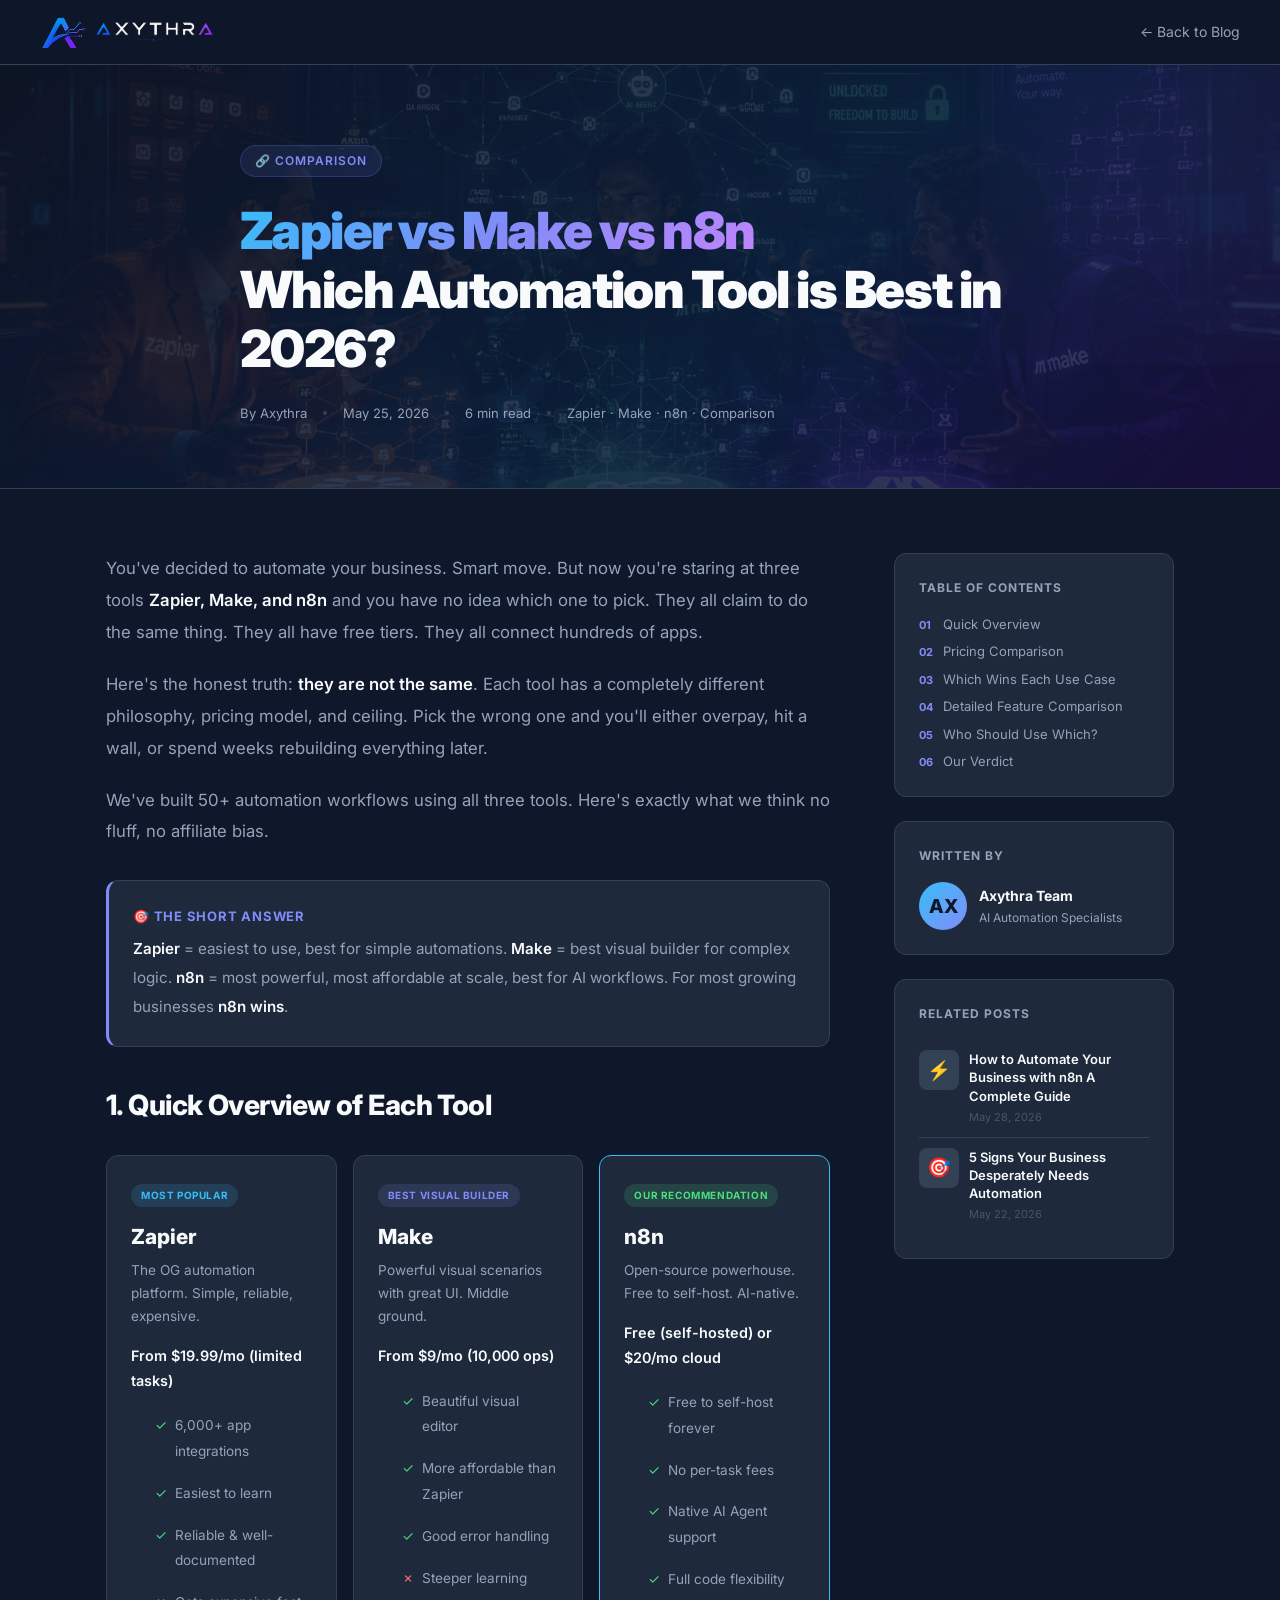
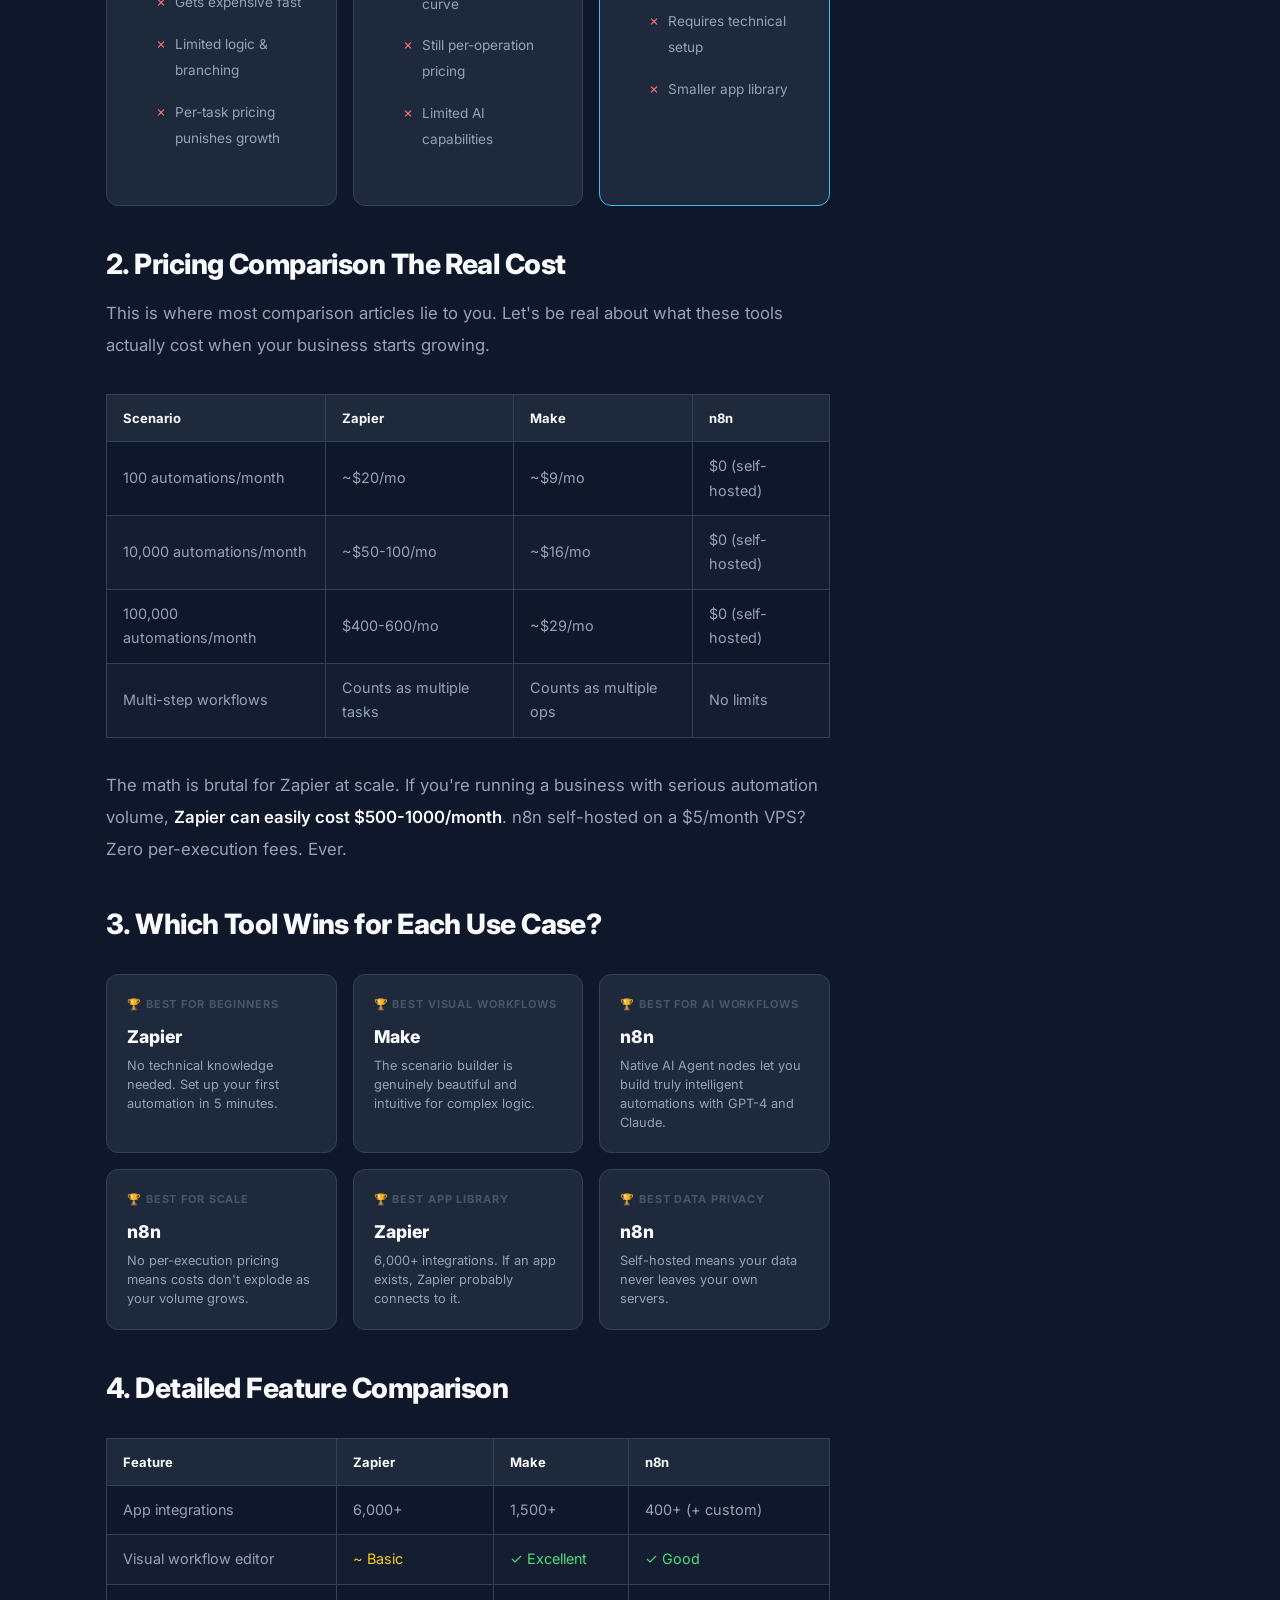
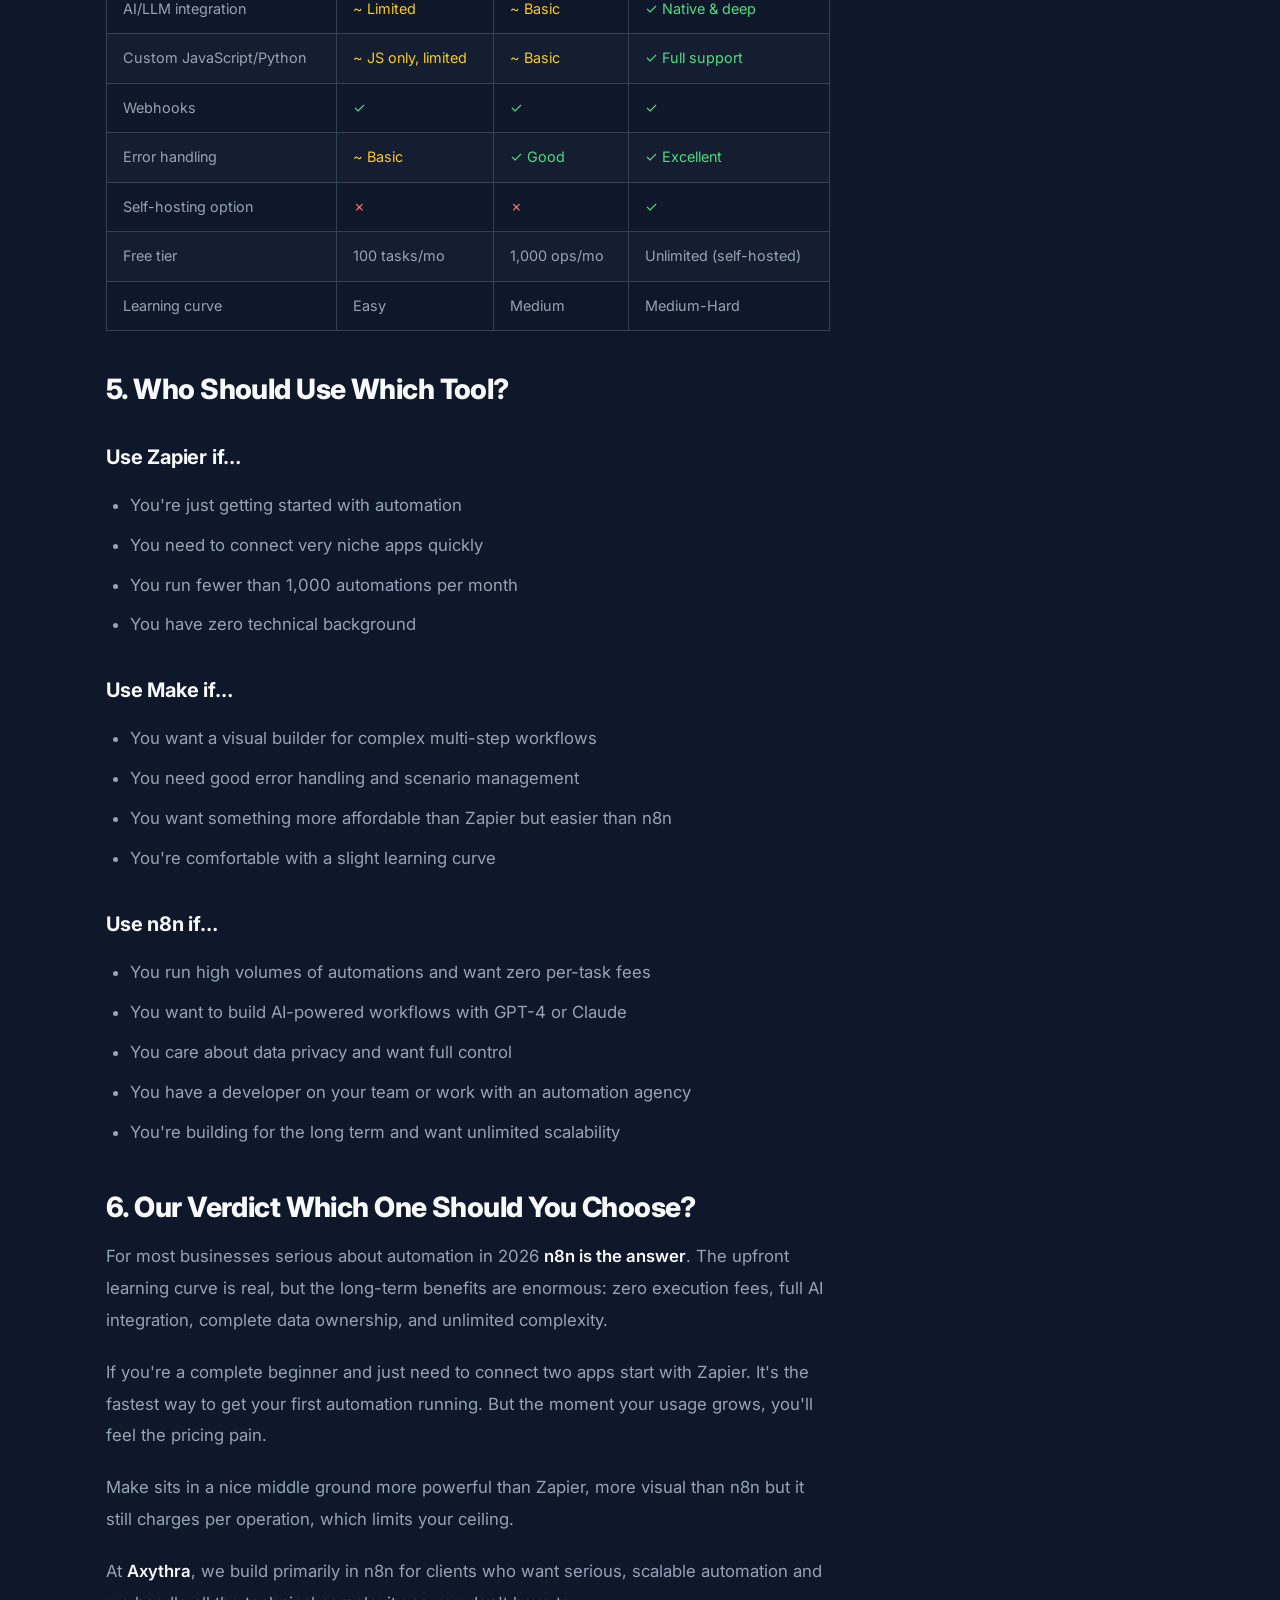
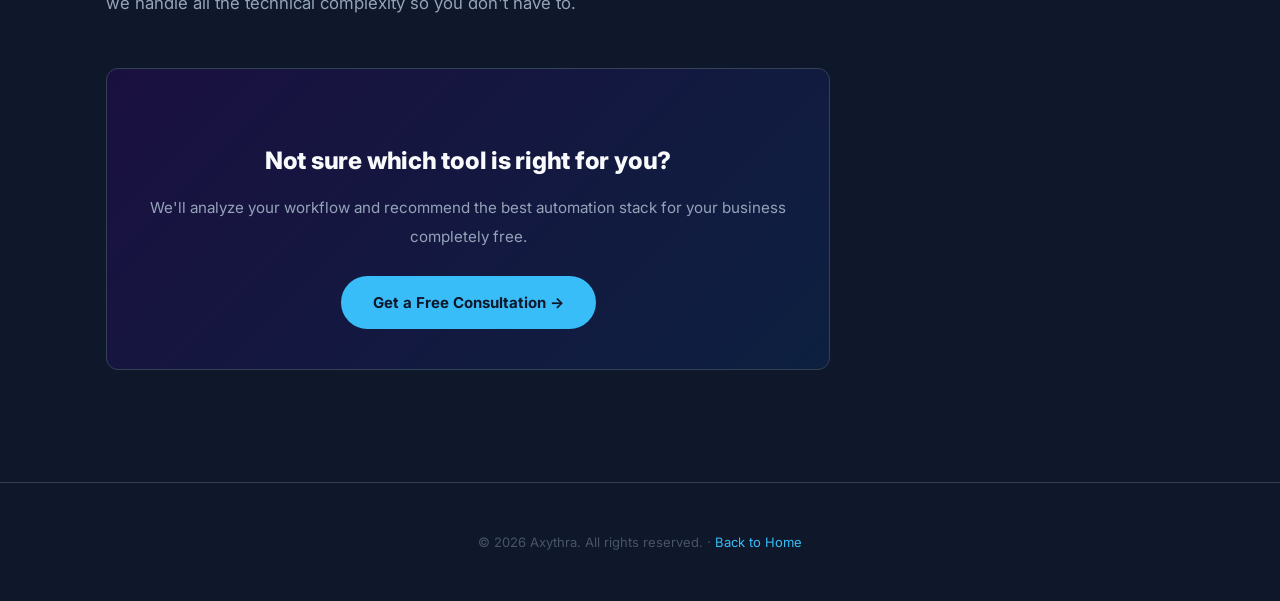
<file: blog-zapier-vs-make-vs-n8n.html>
<!DOCTYPE html>
<html lang="en">
<head>
  <meta charset="UTF-8" />
  <meta name="viewport" content="width=device-width, initial-scale=1.0" />

  <title>Zapier vs Make vs n8n  Which Automation Tool is Best in 2026? | Axythra</title>
  <meta name="description" content="Zapier vs Make vs n8n  an honest, detailed comparison of the three best automation tools in 2026. Find out which one is right for your business." />
  <meta name="keywords" content="Zapier vs Make vs n8n, Zapier vs n8n, Make vs Zapier, best automation tool 2026, n8n vs Zapier comparison, Make vs n8n, workflow automation tools comparison, Zapier alternative, n8n alternative, business automation software, automation tool for small business" />
  <meta name="author" content="Axythra" />
  <meta name="robots" content="index, follow" />

  <meta property="og:title" content="Zapier vs Make vs n8n  Which Automation Tool is Best in 2026?" />
  <meta property="og:description" content="An honest, detailed comparison of Zapier, Make, and n8n. Find out which automation tool is right for your business in 2026." />
  <meta property="og:url" content="https://axythra.tech/blog-zapier-vs-make-vs-n8n.html" />
  <meta property="og:type" content="article" />

  <meta name="twitter:card" content="summary_large_image" />
  <meta name="twitter:title" content="Zapier vs Make vs n8n  Which Automation Tool is Best in 2026?" />
  <meta name="twitter:description" content="An honest comparison of Zapier, Make, and n8n for business automation." />

  <link rel="icon" href="favicon.ico" />
  <link rel="icon" type="image/png" sizes="32x32" href="favicon-32x32.png" />
  <link rel="icon" type="image/png" sizes="16x16" href="favicon-16x16.png" />

  <link rel="preconnect" href="https://fonts.googleapis.com" />
  <link rel="preconnect" href="https://fonts.gstatic.com" crossorigin />
  <link href="https://fonts.googleapis.com/css2?family=Inter:wght@300;400;500;700;800;900&display=swap" rel="stylesheet" />

  <script type="application/ld+json">
  {
    "@context": "https://schema.org",
    "@type": "BlogPosting",
    "headline": "Zapier vs Make vs n8n  Which Automation Tool is Best in 2026?",
    "description": "An honest, detailed comparison of Zapier, Make, and n8n for business automation in 2026.",
    "author": { "@type": "Organization", "name": "Axythra", "url": "https://axythra.tech" },
    "publisher": { "@type": "Organization", "name": "Axythra", "url": "https://axythra.tech" },
    "datePublished": "2026-05-25",
    "dateModified": "2026-05-25",
    "mainEntityOfPage": { "@type": "WebPage", "@id": "https://axythra.tech/blog-zapier-vs-make-vs-n8n.html" },
    "keywords": "Zapier vs Make vs n8n, automation tool comparison, best automation software 2026"
  }
  </script>

  <style>
    *, *::before, *::after { box-sizing: border-box; margin: 0; padding: 0; }
    :root {
      --bg: #0F172A; --bg2: #1E293B; --bg3: #334155;
      --accent: #38BDF8; --accent2: #818CF8; --accent3: #C084FC;
      --text: #F8FAFC; --text2: #94A3B8; --text3: #475569;
      --radius: 12px; --transition: 0.3s cubic-bezier(0.6, 0.04, 0.12, 0.96);
    }
    html { scroll-behavior: smooth; scroll-padding-top: 80px; }
    body { font-family: 'Inter', sans-serif; background: var(--bg); color: var(--text); font-size: 16px; line-height: 1.7; -webkit-font-smoothing: antialiased; }
    a { color: var(--accent); text-decoration: none; transition: opacity var(--transition); }
    a:hover { opacity: 0.8; }

    .navbar { position: sticky; top: 0; z-index: 100; background: rgba(15,23,42,0.95); backdrop-filter: blur(12px); border-bottom: 1px solid var(--bg3); padding: 0 1rem; }
    .navbar-inner { max-width: 1200px; margin: 0 auto; display: flex; align-items: center; justify-content: space-between; height: 64px; }
    .navbar-logo { display: flex; align-items: center; gap: 8px; text-decoration: none; }
    .logo-text { font-size: 18px; font-weight: 800; letter-spacing: 0.08em; background: linear-gradient(135deg, #38BDF8, #818CF8, #C084FC); -webkit-background-clip: text; -webkit-text-fill-color: transparent; background-clip: text; }
    .navbar-logo img { height: 36px; }
    .nav-back { display: flex; align-items: center; gap: 6px; font-size: 14px; color: var(--text2); transition: color var(--transition); }
    .nav-back:hover { color: var(--accent); opacity: 1; }

    .post-hero { background: linear-gradient(135deg, #0F172A 0%, #0d2040 60%, #1a1040 100%); padding: 5rem 1rem 4rem; border-bottom: 1px solid var(--bg3); position: relative; overflow: hidden; }
    .post-hero::before { content: ''; position: absolute; top: -100px; right: -100px; width: 400px; height: 400px; background: radial-gradient(circle, rgba(129,140,248,0.08), transparent); pointer-events: none; }
    .post-hero-inner { max-width: 800px; margin: 0 auto; position: relative; z-index: 2; }
    .post-tag { display: inline-flex; align-items: center; gap: 6px; font-size: 12px; font-weight: 600; letter-spacing: 0.08em; text-transform: uppercase; color: var(--accent2); background: rgba(129,140,248,0.1); border: 1px solid rgba(129,140,248,0.2); padding: 5px 14px; border-radius: 999px; margin-bottom: 1.5rem; }
    .post-title { font-size: clamp(2rem, 5vw, 3.2rem); font-weight: 900; line-height: 1.15; letter-spacing: -0.03em; color: var(--text); margin-bottom: 1.5rem; }
    .post-title span { background: linear-gradient(135deg, #38BDF8, #818CF8, #C084FC); -webkit-background-clip: text; -webkit-text-fill-color: transparent; background-clip: text; }
    .post-meta { display: flex; align-items: center; gap: 1rem; flex-wrap: wrap; }
    .post-meta-item { display: flex; align-items: center; gap: 6px; font-size: 13px; color: var(--text2); }
    .post-meta-dot { width: 4px; height: 4px; border-radius: 50%; background: var(--bg3); }

    .post-layout { max-width: 1100px; margin: 0 auto; padding: 4rem 1rem; display: grid; grid-template-columns: 1fr 280px; gap: 4rem; align-items: start; }

    .post-content h2 { font-size: 1.75rem; font-weight: 800; color: var(--text); margin: 2.5rem 0 1rem; letter-spacing: -0.02em; line-height: 1.3; }
    .post-content h3 { font-size: 1.25rem; font-weight: 700; color: var(--text); margin: 2rem 0 0.75rem; letter-spacing: -0.01em; }
    .post-content p { font-size: 1.05rem; color: var(--text2); line-height: 1.9; margin-bottom: 1.25rem; }
    .post-content strong { color: var(--text); font-weight: 600; }
    .post-content ul, .post-content ol { margin: 1rem 0 1.5rem 1.5rem; }
    .post-content li { font-size: 1.05rem; color: var(--text2); line-height: 1.9; margin-bottom: 0.5rem; }
    .post-content li strong { color: var(--text); }

    .callout { background: var(--bg2); border: 1px solid var(--bg3); border-left: 3px solid var(--accent2); border-radius: var(--radius); padding: 1.5rem; margin: 2rem 0; }
    .callout-title { font-size: 13px; font-weight: 700; letter-spacing: 0.06em; text-transform: uppercase; color: var(--accent2); margin-bottom: 0.5rem; }
    .callout p { margin-bottom: 0; font-size: 0.95rem; }

    /* Tool Cards */
    .tool-cards { display: grid; grid-template-columns: repeat(3, 1fr); gap: 1rem; margin: 2rem 0; }
    .tool-card { background: var(--bg2); border: 1px solid var(--bg3); border-radius: var(--radius); padding: 1.5rem; transition: all var(--transition); }
    .tool-card:hover { transform: translateY(-4px); }
    .tool-card.featured { border-color: var(--accent); }
    .tool-badge { display: inline-block; font-size: 10px; font-weight: 700; letter-spacing: 0.06em; text-transform: uppercase; padding: 3px 10px; border-radius: 999px; margin-bottom: 0.75rem; }
    .badge-blue { background: rgba(56,189,248,0.15); color: var(--accent); }
    .badge-purple { background: rgba(129,140,248,0.15); color: var(--accent2); }
    .badge-green { background: rgba(74,222,128,0.15); color: #4ade80; }
    .tool-name { font-size: 1.3rem; font-weight: 800; color: var(--text); margin-bottom: 0.25rem; }
    .tool-tagline { font-size: 0.85rem; color: var(--text2); margin-bottom: 1rem; }
    .tool-price { font-size: 0.9rem; font-weight: 600; color: var(--text); margin-bottom: 1rem; }
    .tool-pros { list-style: none; margin: 0; padding: 0; }
    .tool-pros li { font-size: 0.85rem; color: var(--text2); padding: 4px 0; display: flex; gap: 8px; align-items: flex-start; }
    .pro-icon { color: #4ade80; flex-shrink: 0; }
    .con-icon { color: #f87171; flex-shrink: 0; }

    /* Compare Table */
    .compare-table { width: 100%; border-collapse: collapse; margin: 2rem 0; font-size: 0.9rem; }
    .compare-table th { background: var(--bg2); color: var(--text); font-weight: 700; padding: 12px 16px; text-align: left; border: 1px solid var(--bg3); font-size: 13px; }
    .compare-table td { padding: 12px 16px; border: 1px solid var(--bg3); color: var(--text2); }
    .compare-table tr:nth-child(even) td { background: rgba(30,41,59,0.4); }
    .check { color: #4ade80; }
    .cross { color: #f87171; }
    .partial { color: #facc15; }

    /* Winner boxes */
    .winner-grid { display: grid; grid-template-columns: repeat(3, 1fr); gap: 1rem; margin: 2rem 0; }
    .winner-card { background: var(--bg2); border: 1px solid var(--bg3); border-radius: var(--radius); padding: 1.25rem; }
    .winner-label { font-size: 11px; font-weight: 700; letter-spacing: 0.08em; text-transform: uppercase; color: var(--text3); margin-bottom: 0.5rem; }
    .winner-tool { font-size: 1.1rem; font-weight: 800; color: var(--text); margin-bottom: 0.25rem; }
    .winner-reason { font-size: 0.8rem; color: var(--text2); line-height: 1.5; }

    .cta-box { background: linear-gradient(135deg, #1a1040, #0d2040); border: 1px solid var(--bg3); border-radius: var(--radius); padding: 2.5rem; text-align: center; margin: 3rem 0; }
    .cta-box h3 { font-size: 1.5rem; font-weight: 800; color: var(--text); margin-bottom: 0.75rem; }
    .cta-box p { color: var(--text2); margin-bottom: 1.5rem; font-size: 0.95rem; }
    .btn-primary { display: inline-block; padding: 14px 32px; border-radius: 999px; background: var(--accent); color: #0F172A; font-size: 15px; font-weight: 700; text-decoration: none; transition: all var(--transition); }
    .btn-primary:hover { opacity: 1; transform: translateY(-2px); box-shadow: 0 8px 32px rgba(56,189,248,0.35); }

    .post-sidebar { position: sticky; top: 80px; }
    .sidebar-card { background: var(--bg2); border: 1px solid var(--bg3); border-radius: var(--radius); padding: 1.5rem; margin-bottom: 1.5rem; }
    .sidebar-title { font-size: 12px; font-weight: 700; letter-spacing: 0.08em; text-transform: uppercase; color: var(--text2); margin-bottom: 1rem; }
    .toc-list { list-style: none; display: flex; flex-direction: column; gap: 0.5rem; }
    .toc-list a { font-size: 13px; color: var(--text2); transition: color var(--transition); display: flex; align-items: flex-start; gap: 8px; line-height: 1.5; }
    .toc-list a:hover { color: var(--accent); opacity: 1; }
    .toc-num { font-size: 11px; font-weight: 700; color: var(--accent2); min-width: 16px; margin-top: 2px; }
    .related-post { display: flex; gap: 10px; align-items: flex-start; padding: 10px 0; border-bottom: 1px solid var(--bg3); text-decoration: none; transition: all var(--transition); }
    .related-post:last-child { border-bottom: none; }
    .related-post:hover .related-title { color: var(--accent); }
    .related-icon { width: 40px; height: 40px; border-radius: 8px; background: var(--bg3); display: flex; align-items: center; justify-content: center; font-size: 1.2rem; flex-shrink: 0; }
    .related-title { font-size: 13px; font-weight: 600; color: var(--text); line-height: 1.4; transition: color var(--transition); }
    .related-date { font-size: 11px; color: var(--text3); margin-top: 3px; }
    .author-card { display: flex; align-items: center; gap: 12px; }
    .author-avatar { width: 48px; height: 48px; border-radius: 50%; background: linear-gradient(135deg, #38BDF8, #818CF8); display: flex; align-items: center; justify-content: center; font-size: 1.2rem; font-weight: 800; color: #0F172A; flex-shrink: 0; }
    .author-name { font-size: 14px; font-weight: 700; color: var(--text); }
    .author-role { font-size: 12px; color: var(--text2); }

    .post-footer { border-top: 1px solid var(--bg3); padding: 3rem 1rem; text-align: center; }
    .post-footer p { font-size: 13px; color: var(--text3); }

    @media (max-width: 1024px) { .post-layout { grid-template-columns: 1fr; } .post-sidebar { position: static; } .tool-cards { grid-template-columns: 1fr; } .winner-grid { grid-template-columns: 1fr; } }
    @media (max-width: 768px) { .post-title { font-size: 2rem; } .post-layout { padding: 2rem 1rem; } }
  </style>
</head>
<body>

  <nav class="navbar">
    <div class="navbar-inner">
      <a href="index.html" class="navbar-logo">
        <img src="images/AXYTHRA_LOGO.svg" alt="Axythra" />
      </a>
      <a href="blog.html" class="nav-back">← Back to Blog</a>
    </div>
  </nav>

  <div class="post-hero" style="position: relative;">
  <div style="position: absolute; inset: 0; overflow: hidden; z-index: 1;">
    <img src="images/blog-img-zapier-vs-make-vs-n8n.png" style="width: 100%; height: 100%; object-fit: cover; opacity: 0.12;" />
  </div>
    <div class="post-hero-inner">
      <div class="post-tag">🔗 Comparison</div>
      <h1 class="post-title">
        <span>Zapier vs Make vs n8n</span> <br />
        Which Automation Tool is Best in 2026?
      </h1>
      <div class="post-meta">
        <div class="post-meta-item">By Axythra</div>
        <div class="post-meta-dot"></div>
        <div class="post-meta-item">May 25, 2026</div>
        <div class="post-meta-dot"></div>
        <div class="post-meta-item">6 min read</div>
        <div class="post-meta-dot"></div>
        <div class="post-meta-item">Zapier · Make · n8n · Comparison</div>
      </div>
    </div>
  </div>

  <div class="post-layout">
    <article class="post-content">

      <p>
        You've decided to automate your business. Smart move. But now you're staring at three tools  <strong>Zapier, Make, and n8n</strong>  and you have no idea which one to pick. They all claim to do the same thing. They all have free tiers. They all connect hundreds of apps.
      </p>

      <p>
        Here's the honest truth: <strong>they are not the same</strong>. Each tool has a completely different philosophy, pricing model, and ceiling. Pick the wrong one and you'll either overpay, hit a wall, or spend weeks rebuilding everything later.
      </p>

      <p>
        We've built 50+ automation workflows using all three tools. Here's exactly what we think  no fluff, no affiliate bias.
      </p>

      <div class="callout">
        <div class="callout-title">🎯 The Short Answer</div>
        <p><strong>Zapier</strong> = easiest to use, best for simple automations. <strong>Make</strong> = best visual builder for complex logic. <strong>n8n</strong> = most powerful, most affordable at scale, best for AI workflows. For most growing businesses  <strong>n8n wins</strong>.</p>
      </div>

      <h2 id="overview">1. Quick Overview of Each Tool</h2>

      <div class="tool-cards">
        <div class="tool-card">
          <span class="tool-badge badge-blue">Most Popular</span>
          <div class="tool-name">Zapier</div>
          <div class="tool-tagline">The OG automation platform. Simple, reliable, expensive.</div>
          <div class="tool-price">From $19.99/mo (limited tasks)</div>
          <ul class="tool-pros">
            <li><span class="pro-icon">✓</span> 6,000+ app integrations</li>
            <li><span class="pro-icon">✓</span> Easiest to learn</li>
            <li><span class="pro-icon">✓</span> Reliable & well-documented</li>
            <li><span class="con-icon">✗</span> Gets expensive fast</li>
            <li><span class="con-icon">✗</span> Limited logic & branching</li>
            <li><span class="con-icon">✗</span> Per-task pricing punishes growth</li>
          </ul>
        </div>

        <div class="tool-card">
          <span class="tool-badge badge-purple">Best Visual Builder</span>
          <div class="tool-name">Make</div>
          <div class="tool-tagline">Powerful visual scenarios with great UI. Middle ground.</div>
          <div class="tool-price">From $9/mo (10,000 ops)</div>
          <ul class="tool-pros">
            <li><span class="pro-icon">✓</span> Beautiful visual editor</li>
            <li><span class="pro-icon">✓</span> More affordable than Zapier</li>
            <li><span class="pro-icon">✓</span> Good error handling</li>
            <li><span class="con-icon">✗</span> Steeper learning curve</li>
            <li><span class="con-icon">✗</span> Still per-operation pricing</li>
            <li><span class="con-icon">✗</span> Limited AI capabilities</li>
          </ul>
        </div>

        <div class="tool-card featured">
          <span class="tool-badge badge-green">Our Recommendation</span>
          <div class="tool-name">n8n</div>
          <div class="tool-tagline">Open-source powerhouse. Free to self-host. AI-native.</div>
          <div class="tool-price">Free (self-hosted) or $20/mo cloud</div>
          <ul class="tool-pros">
            <li><span class="pro-icon">✓</span> Free to self-host forever</li>
            <li><span class="pro-icon">✓</span> No per-task fees</li>
            <li><span class="pro-icon">✓</span> Native AI Agent support</span></li>
            <li><span class="pro-icon">✓</span> Full code flexibility</li>
            <li><span class="con-icon">✗</span> Requires technical setup</li>
            <li><span class="con-icon">✗</span> Smaller app library</li>
          </ul>
        </div>
      </div>

      <h2 id="pricing">2. Pricing Comparison  The Real Cost</h2>

      <p>
        This is where most comparison articles lie to you. Let's be real about what these tools actually cost when your business starts growing.
      </p>

      <table class="compare-table">
        <thead>
          <tr>
            <th>Scenario</th>
            <th>Zapier</th>
            <th>Make</th>
            <th>n8n</th>
          </tr>
        </thead>
        <tbody>
          <tr>
            <td>100 automations/month</td>
            <td>~$20/mo</td>
            <td>~$9/mo</td>
            <td>$0 (self-hosted)</td>
          </tr>
          <tr>
            <td>10,000 automations/month</td>
            <td>~$50-100/mo</td>
            <td>~$16/mo</td>
            <td>$0 (self-hosted)</td>
          </tr>
          <tr>
            <td>100,000 automations/month</td>
            <td>$400-600/mo</td>
            <td>~$29/mo</td>
            <td>$0 (self-hosted)</td>
          </tr>
          <tr>
            <td>Multi-step workflows</td>
            <td>Counts as multiple tasks</td>
            <td>Counts as multiple ops</td>
            <td>No limits</td>
          </tr>
        </tbody>
      </table>

      <p>
        The math is brutal for Zapier at scale. If you're running a business with serious automation volume, <strong>Zapier can easily cost $500-1000/month</strong>. n8n self-hosted on a $5/month VPS? Zero per-execution fees. Ever.
      </p>

      <h2 id="use-cases">3. Which Tool Wins for Each Use Case?</h2>

      <div class="winner-grid">
        <div class="winner-card">
          <div class="winner-label">🏆 Best for Beginners</div>
          <div class="winner-tool">Zapier</div>
          <div class="winner-reason">No technical knowledge needed. Set up your first automation in 5 minutes.</div>
        </div>
        <div class="winner-card">
          <div class="winner-label">🏆 Best Visual Workflows</div>
          <div class="winner-tool">Make</div>
          <div class="winner-reason">The scenario builder is genuinely beautiful and intuitive for complex logic.</div>
        </div>
        <div class="winner-card">
          <div class="winner-label">🏆 Best for AI Workflows</div>
          <div class="winner-tool">n8n</div>
          <div class="winner-reason">Native AI Agent nodes let you build truly intelligent automations with GPT-4 and Claude.</div>
        </div>
        <div class="winner-card">
          <div class="winner-label">🏆 Best for Scale</div>
          <div class="winner-tool">n8n</div>
          <div class="winner-reason">No per-execution pricing means costs don't explode as your volume grows.</div>
        </div>
        <div class="winner-card">
          <div class="winner-label">🏆 Best App Library</div>
          <div class="winner-tool">Zapier</div>
          <div class="winner-reason">6,000+ integrations. If an app exists, Zapier probably connects to it.</div>
        </div>
        <div class="winner-card">
          <div class="winner-label">🏆 Best Data Privacy</div>
          <div class="winner-tool">n8n</div>
          <div class="winner-reason">Self-hosted means your data never leaves your own servers.</div>
        </div>
      </div>

      <h2 id="detailed-comparison">4. Detailed Feature Comparison</h2>

      <table class="compare-table">
        <thead>
          <tr>
            <th>Feature</th>
            <th>Zapier</th>
            <th>Make</th>
            <th>n8n</th>
          </tr>
        </thead>
        <tbody>
          <tr>
            <td>App integrations</td>
            <td>6,000+</td>
            <td>1,500+</td>
            <td>400+ (+ custom)</td>
          </tr>
          <tr>
            <td>Visual workflow editor</td>
            <td><span class="partial">~ Basic</span></td>
            <td><span class="check">✓ Excellent</span></td>
            <td><span class="check">✓ Good</span></td>
          </tr>
          <tr>
            <td>AI/LLM integration</td>
            <td><span class="partial">~ Limited</span></td>
            <td><span class="partial">~ Basic</span></td>
            <td><span class="check">✓ Native & deep</span></td>
          </tr>
          <tr>
            <td>Custom JavaScript/Python</td>
            <td><span class="partial">~ JS only, limited</span></td>
            <td><span class="partial">~ Basic</span></td>
            <td><span class="check">✓ Full support</span></td>
          </tr>
          <tr>
            <td>Webhooks</td>
            <td><span class="check">✓</span></td>
            <td><span class="check">✓</span></td>
            <td><span class="check">✓</span></td>
          </tr>
          <tr>
            <td>Error handling</td>
            <td><span class="partial">~ Basic</span></td>
            <td><span class="check">✓ Good</span></td>
            <td><span class="check">✓ Excellent</span></td>
          </tr>
          <tr>
            <td>Self-hosting option</td>
            <td><span class="cross">✗</span></td>
            <td><span class="cross">✗</span></td>
            <td><span class="check">✓</span></td>
          </tr>
          <tr>
            <td>Free tier</td>
            <td>100 tasks/mo</td>
            <td>1,000 ops/mo</td>
            <td>Unlimited (self-hosted)</td>
          </tr>
          <tr>
            <td>Learning curve</td>
            <td>Easy</td>
            <td>Medium</td>
            <td>Medium-Hard</td>
          </tr>
        </tbody>
      </table>

      <h2 id="who-should-use">5. Who Should Use Which Tool?</h2>

      <h3>Use Zapier if…</h3>
      <ul>
        <li>You're just getting started with automation</li>
        <li>You need to connect very niche apps quickly</li>
        <li>You run fewer than 1,000 automations per month</li>
        <li>You have zero technical background</li>
      </ul>

      <h3>Use Make if…</h3>
      <ul>
        <li>You want a visual builder for complex multi-step workflows</li>
        <li>You need good error handling and scenario management</li>
        <li>You want something more affordable than Zapier but easier than n8n</li>
        <li>You're comfortable with a slight learning curve</li>
      </ul>

      <h3>Use n8n if…</h3>
      <ul>
        <li>You run high volumes of automations and want zero per-task fees</li>
        <li>You want to build AI-powered workflows with GPT-4 or Claude</li>
        <li>You care about data privacy and want full control</li>
        <li>You have a developer on your team or work with an automation agency</li>
        <li>You're building for the long term and want unlimited scalability</li>
      </ul>

      <h2 id="verdict">6. Our Verdict  Which One Should You Choose?</h2>

      <p>
        For most businesses serious about automation in 2026  <strong>n8n is the answer</strong>. The upfront learning curve is real, but the long-term benefits are enormous: zero execution fees, full AI integration, complete data ownership, and unlimited complexity.
      </p>

      <p>
        If you're a complete beginner and just need to connect two apps  start with Zapier. It's the fastest way to get your first automation running. But the moment your usage grows, you'll feel the pricing pain.
      </p>

      <p>
        Make sits in a nice middle ground  more powerful than Zapier, more visual than n8n  but it still charges per operation, which limits your ceiling.
      </p>

      <p>
        At <strong>Axythra</strong>, we build primarily in n8n for clients who want serious, scalable automation  and we handle all the technical complexity so you don't have to.
      </p>

      <div class="cta-box">
        <h3>Not sure which tool is right for you?</h3>
        <p>We'll analyze your workflow and recommend the best automation stack for your business  completely free.</p>
        <a href="index.html#contact" class="btn-primary">Get a Free Consultation →</a>
      </div>

    </article>

    <aside class="post-sidebar">
      <div class="sidebar-card">
        <div class="sidebar-title">Table of Contents</div>
        <ul class="toc-list">
          <li><a href="#overview"><span class="toc-num">01</span> Quick Overview</a></li>
          <li><a href="#pricing"><span class="toc-num">02</span> Pricing Comparison</a></li>
          <li><a href="#use-cases"><span class="toc-num">03</span> Which Wins Each Use Case</a></li>
          <li><a href="#detailed-comparison"><span class="toc-num">04</span> Detailed Feature Comparison</a></li>
          <li><a href="#who-should-use"><span class="toc-num">05</span> Who Should Use Which?</a></li>
          <li><a href="#verdict"><span class="toc-num">06</span> Our Verdict</a></li>
        </ul>
      </div>
      <div class="sidebar-card">
        <div class="sidebar-title">Written By</div>
        <div class="author-card">
          <div class="author-avatar">AX</div>
          <div>
            <div class="author-name">Axythra Team</div>
            <div class="author-role">AI Automation Specialists</div>
          </div>
        </div>
      </div>
      <div class="sidebar-card">
        <div class="sidebar-title">Related Posts</div>
        <a href="blog-n8n-automation.html" class="related-post">
          <div class="related-icon">⚡</div>
          <div>
            <div class="related-title">How to Automate Your Business with n8n  A Complete Guide</div>
            <div class="related-date">May 28, 2026</div>
          </div>
        </a>
        <a href="blog-signs-you-need-automation.html" class="related-post">
          <div class="related-icon">🎯</div>
          <div>
            <div class="related-title">5 Signs Your Business Desperately Needs Automation</div>
            <div class="related-date">May 22, 2026</div>
          </div>
        </a>
      </div>
    </aside>

  </div>

  <div class="post-footer">
    <p>© 2026 Axythra. All rights reserved. · <a href="index.html">Back to Home</a></p>
  </div>

</body>
</html>
</file>
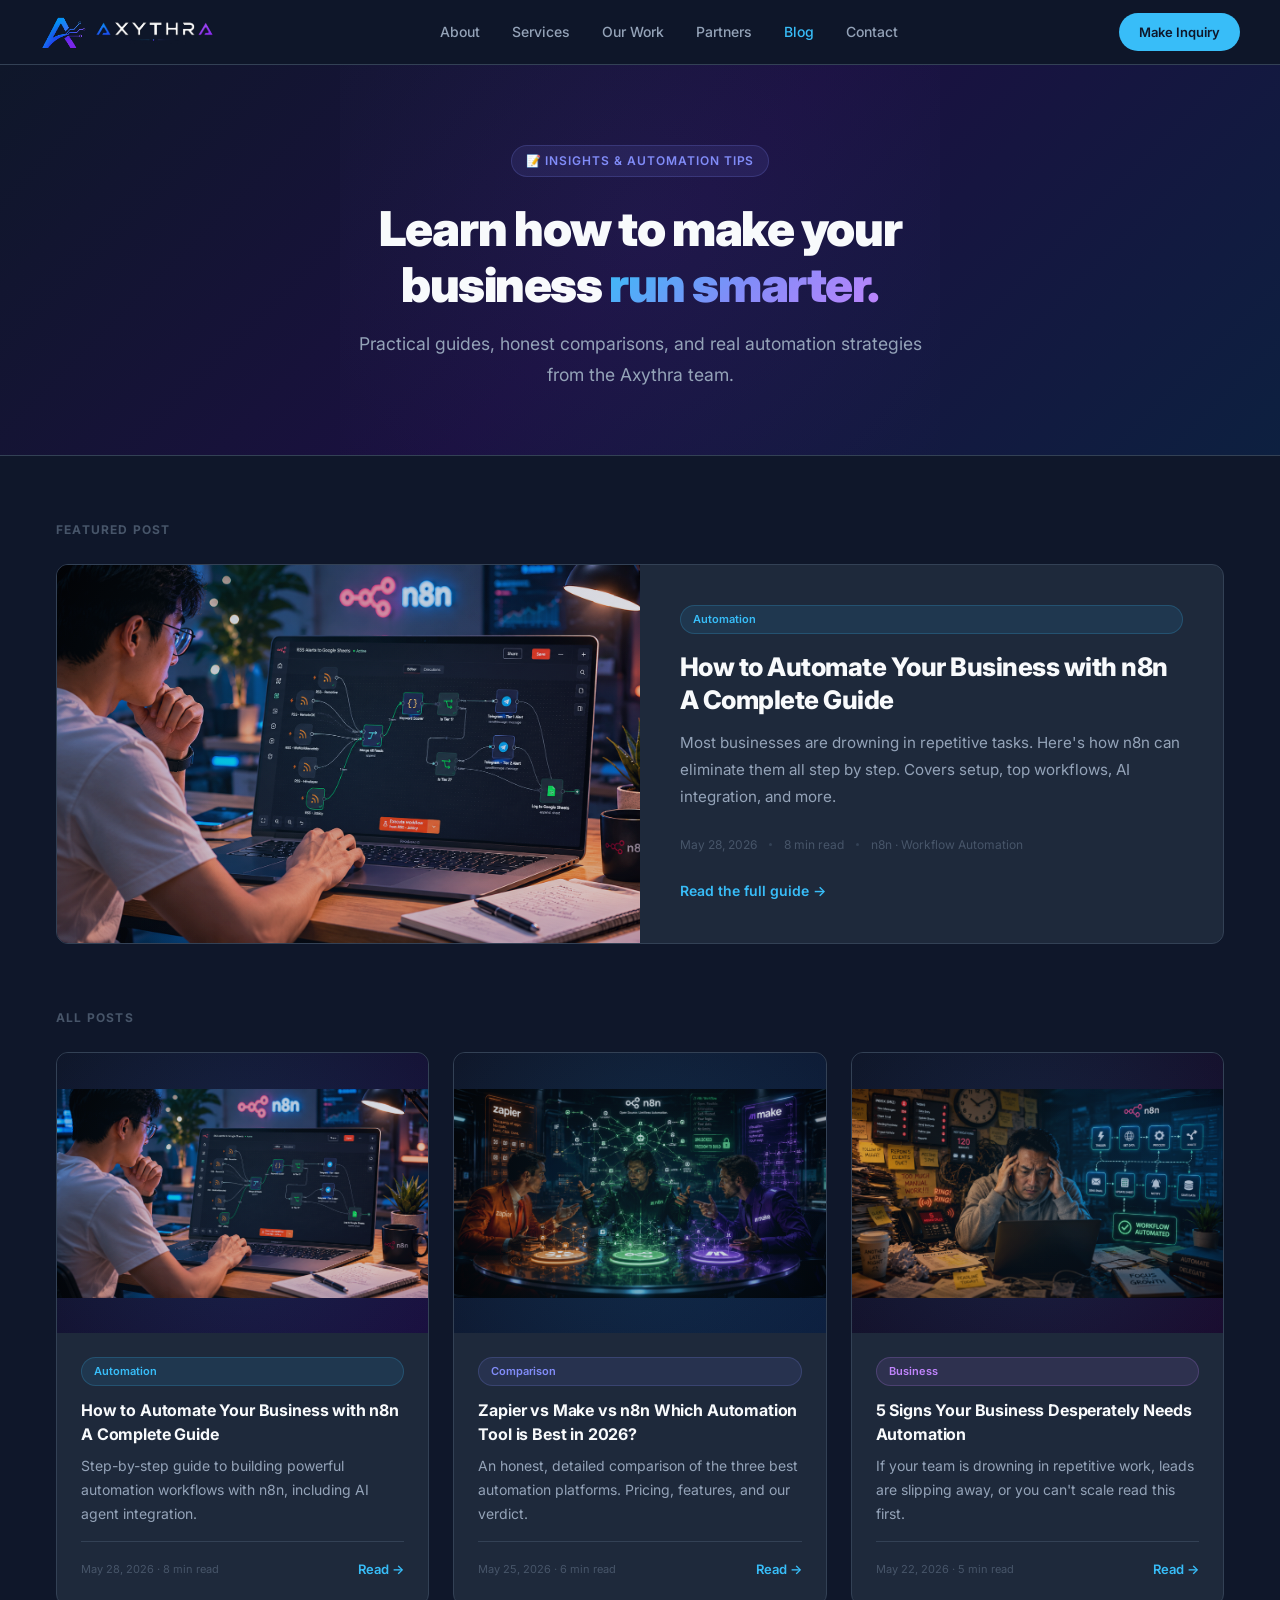
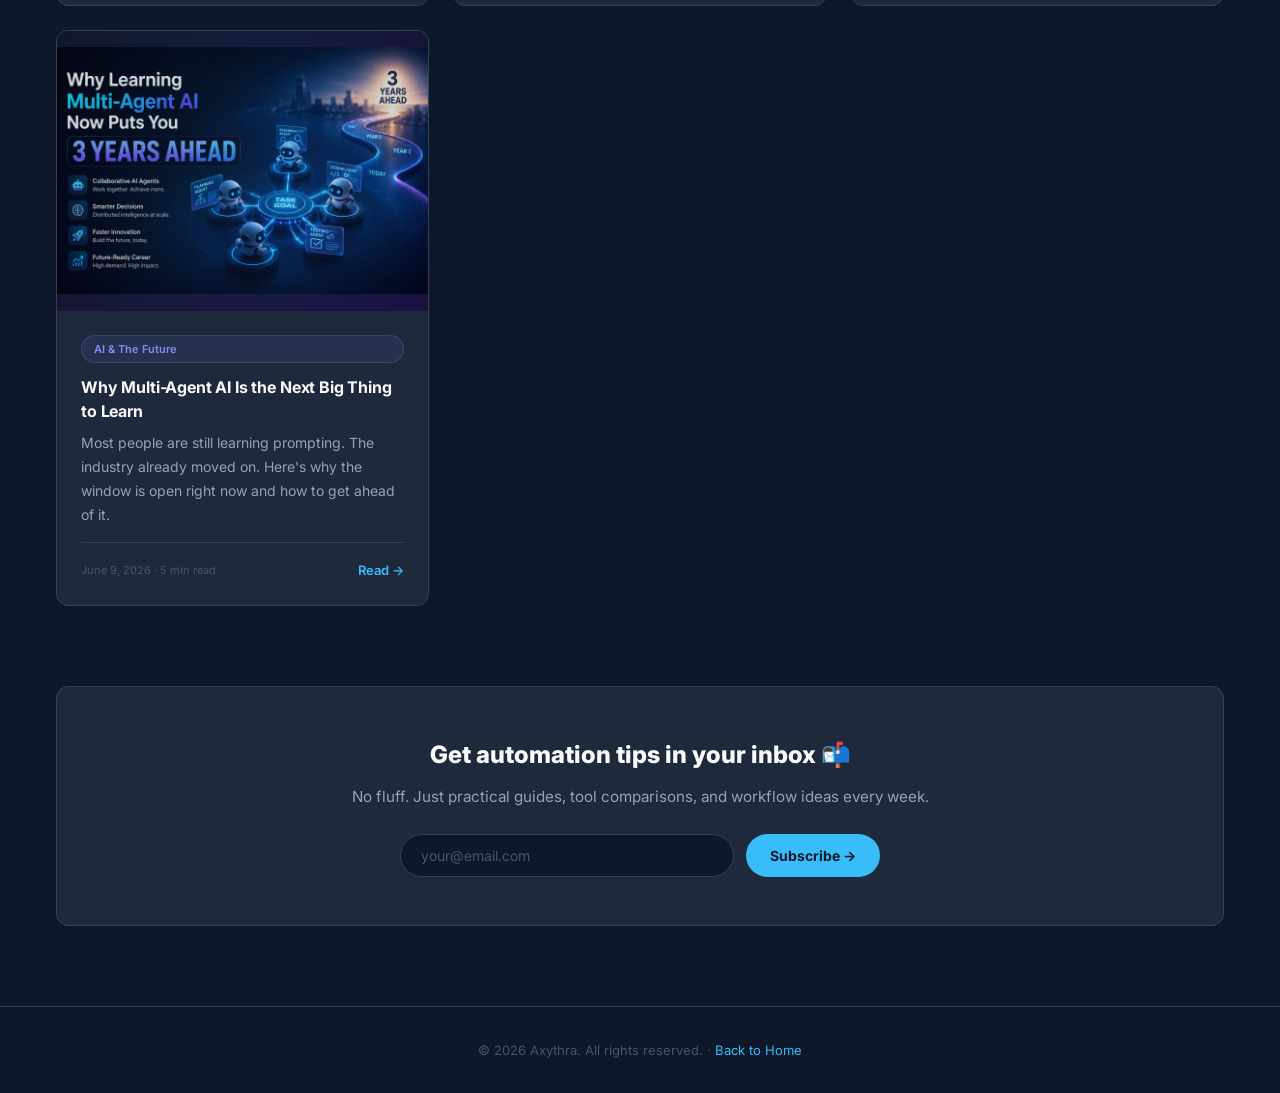
<file: blog.html>
<!DOCTYPE html>
<html lang="en">
<head>
  <meta charset="UTF-8" />
  <meta name="viewport" content="width=device-width, initial-scale=1.0" />

  <title>Blog Insights & Automation Tips | Axythra</title>
  <meta name="description" content="Practical guides, comparisons, and automation tips from the Axythra team. Learn how to automate your business with n8n, Zapier, Make, and AI tools." />
  <meta name="keywords" content="automation blog, n8n tutorials, Zapier guides, business automation tips, AI automation, workflow automation guides, automation for small business" />
  <meta name="author" content="Axythra" />
  <meta name="robots" content="index, follow" />

  <meta property="og:title" content="Blog Insights & Automation Tips | Axythra" />
  <meta property="og:description" content="Practical guides and automation tips from the Axythra team." />
  <meta property="og:url" content="https://axythra.tech/blog.html" />
  <meta property="og:type" content="website" />

  <link rel="icon" href="favicon.ico" />
  <link rel="icon" type="image/png" sizes="32x32" href="favicon-32x32.png" />
  <link rel="icon" type="image/png" sizes="16x16" href="favicon-16x16.png" />

  <link rel="preconnect" href="https://fonts.googleapis.com" />
  <link rel="preconnect" href="https://fonts.gstatic.com" crossorigin />
  <link href="https://fonts.googleapis.com/css2?family=Inter:wght@300;400;500;700;800;900&display=swap" rel="stylesheet" />

  <style>
    *, *::before, *::after { box-sizing: border-box; margin: 0; padding: 0; }
    :root {
      --bg: #0F172A; --bg2: #1E293B; --bg3: #334155;
      --accent: #38BDF8; --accent2: #818CF8; --accent3: #C084FC;
      --text: #F8FAFC; --text2: #94A3B8; --text3: #475569;
      --radius: 12px; --transition: 0.3s cubic-bezier(0.6, 0.04, 0.12, 0.96);
    }
    html { scroll-behavior: smooth; }
    body { font-family: 'Inter', sans-serif; background: var(--bg); color: var(--text); font-size: 16px; line-height: 1.7; -webkit-font-smoothing: antialiased; }
    a { color: var(--accent); text-decoration: none; transition: opacity var(--transition); }
    a:hover { opacity: 0.8; }

    /* Navbar */
    .navbar { position: sticky; top: 0; z-index: 100; background: rgba(15,23,42,0.95); backdrop-filter: blur(12px); border-bottom: 1px solid var(--bg3); padding: 0 1rem; }
    .navbar-inner { max-width: 1200px; margin: 0 auto; display: flex; align-items: center; justify-content: space-between; height: 64px; }
    .navbar-logo { display: flex; align-items: center; gap: 8px; text-decoration: none; }
    .logo-text { font-size: 18px; font-weight: 800; letter-spacing: 0.08em; background: linear-gradient(135deg, #38BDF8, #818CF8, #C084FC); -webkit-background-clip: text; -webkit-text-fill-color: transparent; background-clip: text; }
    .navbar-logo img { height: 36px; }
    .navbar-links { display: flex; align-items: center; gap: 2rem; }
    .navbar-links a { font-size: 14px; font-weight: 500; color: var(--text2); text-decoration: none; transition: color var(--transition); }
    .navbar-links a:hover, .navbar-links a.active { color: var(--accent); opacity: 1; }
    .btn-enquiry { font-size: 13px; font-weight: 600; padding: 8px 20px; border-radius: 999px; background: var(--accent); color: #0F172A; text-decoration: none; }

    /* Hero */
    .blog-hero { background: linear-gradient(135deg, #0F172A 0%, #1a1040 50%, #0d2040 100%); padding: 5rem 1rem 4rem; border-bottom: 1px solid var(--bg3); text-align: center; position: relative; overflow: hidden; }
    .blog-hero::before { content: ''; position: absolute; top: -150px; left: 50%; transform: translateX(-50%); width: 600px; height: 600px; background: radial-gradient(circle, rgba(129,140,248,0.06), transparent); pointer-events: none; }
    .blog-hero-inner { max-width: 600px; margin: 0 auto; position: relative; z-index: 2; }
    .hero-tag { display: inline-flex; align-items: center; gap: 6px; font-size: 12px; font-weight: 600; letter-spacing: 0.08em; text-transform: uppercase; color: var(--accent2); background: rgba(129,140,248,0.1); border: 1px solid rgba(129,140,248,0.2); padding: 5px 14px; border-radius: 999px; margin-bottom: 1.5rem; }
    .blog-hero h1 { font-size: clamp(2rem, 5vw, 3rem); font-weight: 900; line-height: 1.15; letter-spacing: -0.03em; color: var(--text); margin-bottom: 1rem; }
    .blog-hero h1 span { background: linear-gradient(135deg, #38BDF8, #818CF8, #C084FC); -webkit-background-clip: text; -webkit-text-fill-color: transparent; background-clip: text; }
    .blog-hero p { font-size: 1.1rem; color: var(--text2); line-height: 1.8; }

    /* Container */
    .container { max-width: 1200px; margin: 0 auto; padding: 0 1rem; }

    /* Featured Post */
    .featured-section { padding: 4rem 0 2rem; }
    .section-label { font-size: 12px; font-weight: 700; letter-spacing: 0.1em; text-transform: uppercase; color: var(--text3); margin-bottom: 1.5rem; }
    .featured-card { background: var(--bg2); border: 1px solid var(--bg3); border-radius: var(--radius); overflow: hidden; display: grid; grid-template-columns: 1fr 1fr; transition: all var(--transition); }
    .featured-card:hover { border-color: var(--accent2); transform: translateY(-4px); box-shadow: 0 20px 40px rgba(0,0,0,0.3); }
    .featured-img { background: linear-gradient(135deg, #0F172A 0%, #1a1040 100%); min-height: 280px; display: flex; align-items: center; justify-content: center; font-size: 5rem; position: relative; overflow: hidden; }
    .featured-img::after { content: ''; position: absolute; inset: 0; background: radial-gradient(circle at center, rgba(56,189,248,0.1), transparent); }
    .featured-body { padding: 2.5rem; display: flex; flex-direction: column; justify-content: center; }
    .post-tag { display: inline-block; font-size: 11px; font-weight: 600; padding: 4px 12px; border-radius: 999px; margin-bottom: 1rem; }
    .tag-blue { background: rgba(56,189,248,0.1); color: var(--accent); border: 1px solid rgba(56,189,248,0.2); }
    .tag-purple { background: rgba(129,140,248,0.1); color: var(--accent2); border: 1px solid rgba(129,140,248,0.2); }
    .tag-pink { background: rgba(192,132,252,0.1); color: var(--accent3); border: 1px solid rgba(192,132,252,0.2); }
    .featured-title { font-size: 1.6rem; font-weight: 800; color: var(--text); line-height: 1.3; letter-spacing: -0.02em; margin-bottom: 0.75rem; }
    .featured-excerpt { font-size: 0.95rem; color: var(--text2); line-height: 1.8; margin-bottom: 1.5rem; }
    .post-meta { display: flex; align-items: center; gap: 0.75rem; font-size: 12px; color: var(--text3); margin-bottom: 1.5rem; }
    .meta-dot { width: 3px; height: 3px; border-radius: 50%; background: var(--bg3); }
    .read-more { display: inline-flex; align-items: center; gap: 6px; font-size: 14px; font-weight: 600; color: var(--accent); transition: gap var(--transition); }
    .read-more:hover { gap: 10px; opacity: 1; }

    /* Posts Grid */
    .posts-section { padding: 2rem 0 5rem; }
    .posts-grid { display: grid; grid-template-columns: repeat(3, 1fr); gap: 1.5rem; margin-top: 1.5rem; }
    .post-card { background: var(--bg2); border: 1px solid var(--bg3); border-radius: var(--radius); overflow: hidden; transition: all var(--transition); display: flex; flex-direction: column; }
    .post-card:hover { border-color: var(--accent2); transform: translateY(-5px); box-shadow: 0 16px 32px rgba(0,0,0,0.3); }
    .card-img { height: 140px; display: flex; align-items: center; justify-content: center; font-size: 3rem; position: relative; }
    .card-body { padding: 1.5rem; flex: 1; display: flex; flex-direction: column; }
    .card-title { font-size: 1rem; font-weight: 700; color: var(--text); line-height: 1.5; margin-bottom: 0.5rem; letter-spacing: -0.01em; flex: 1; }
    .card-excerpt { font-size: 0.875rem; color: var(--text2); line-height: 1.7; margin-bottom: 1rem; }
    .card-footer { display: flex; align-items: center; justify-content: space-between; padding-top: 1rem; border-top: 1px solid var(--bg3); }
    .card-meta { font-size: 11px; color: var(--text3); }
    .card-link { font-size: 13px; font-weight: 600; color: var(--accent); }

    /* Newsletter */
    .newsletter { background: var(--bg2); border: 1px solid var(--bg3); border-radius: var(--radius); padding: 3rem; text-align: center; margin: 0 0 5rem; }
    .newsletter h3 { font-size: 1.5rem; font-weight: 800; color: var(--text); margin-bottom: 0.5rem; }
    .newsletter p { color: var(--text2); margin-bottom: 1.5rem; font-size: 0.95rem; }
    .newsletter-form { display: flex; gap: 0.75rem; max-width: 480px; margin: 0 auto; }
    .newsletter-input { flex: 1; background: var(--bg); border: 1px solid var(--bg3); border-radius: 999px; padding: 12px 20px; font-size: 14px; color: var(--text); font-family: 'Inter', sans-serif; outline: none; transition: border-color var(--transition); }
    .newsletter-input:focus { border-color: var(--accent); }
    .newsletter-input::placeholder { color: var(--text3); }
    .btn-primary { display: inline-block; padding: 12px 24px; border-radius: 999px; background: var(--accent); color: #0F172A; font-size: 14px; font-weight: 700; border: none; cursor: pointer; font-family: 'Inter', sans-serif; transition: all var(--transition); }
    .btn-primary:hover { opacity: 1; transform: translateY(-2px); box-shadow: 0 8px 24px rgba(56,189,248,0.3); }

    /* Footer */
    .footer { border-top: 1px solid var(--bg3); padding: 2rem 1rem; text-align: center; }
    .footer p { font-size: 13px; color: var(--text3); }

    /* Responsive */
    @media (max-width: 1024px) { .posts-grid { grid-template-columns: repeat(2, 1fr); } }
    @media (max-width: 768px) {
      .navbar-links { display: none; }
      .featured-card { grid-template-columns: 1fr; }
      .featured-img { min-height: 160px; }
      .posts-grid { grid-template-columns: 1fr; }
      .newsletter-form { flex-direction: column; }
    }
  </style>
</head>
<body>

  <!-- Navbar -->
  <nav class="navbar">
    <div class="navbar-inner">
      <a href="index.html" class="navbar-logo">
        <img src="images/AXYTHRA_LOGO.svg" alt="Axythra" />
      </a>
      <div class="navbar-links">
        <a href="index.html#about">About</a>
        <a href="index.html#services">Services</a>
        <a href="index.html#work">Our Work</a>
        <a href="index.html#partners">Partners</a>
        <a href="blog.html" class="active">Blog</a>
        <a href="index.html#contact">Contact</a>
      </div>
      <a href="https://tally.so/r/obkVLe" target="_blank" class="btn-enquiry">Make Inquiry</a>
    </div>
  </nav>

  <!-- Hero -->
  <div class="blog-hero">
    <div class="blog-hero-inner">
      <div class="hero-tag">📝 Insights & Automation Tips</div>
      <h1>Learn how to make your business <span>run smarter.</span></h1>
      <p>Practical guides, honest comparisons, and real automation strategies from the Axythra team.</p>
    </div>
  </div>

  <!-- Featured Post -->
  <div class="container">
    <div class="featured-section">
      <div class="section-label">Featured Post</div>
      <a href="blog-n8n-automation.html" style="text-decoration: none; display: block;">
        <div class="featured-card">
          <div class="featured-img" style="background: linear-gradient(135deg, #0F172A 0%, #1a1040 100%); padding: 0; overflow: hidden;">
            <img src="images/blog-img-n8n.png" alt="n8n automation guide" style="width: 100%; height: 100%; object-fit: cover; opacity: 0.85;" />
          </div>
          <div class="featured-body">
            <span class="post-tag tag-blue">Automation</span>
            <h2 class="featured-title">How to Automate Your Business with n8n A Complete Guide</h2>
            <p class="featured-excerpt">Most businesses are drowning in repetitive tasks. Here's how n8n can eliminate them all step by step. Covers setup, top workflows, AI integration, and more.</p>
            <div class="post-meta">
              <span>May 28, 2026</span>
              <span class="meta-dot"></span>
              <span>8 min read</span>
              <span class="meta-dot"></span>
              <span>n8n · Workflow Automation</span>
            </div>
            <span class="read-more">Read the full guide →</span>
          </div>
        </div>
      </a>
    </div>

    <!-- All Posts -->
    <div class="posts-section">
      <div class="section-label">All Posts</div>
      <div class="posts-grid">

        <!-- Card 1 -->
        <a href="blog-n8n-automation.html" style="text-decoration: none;">
          <div class="post-card">
            <div class="featured-img" style="background: linear-gradient(135deg, #0F172A 0%, #1a1040 100%); padding: 0; overflow: hidden;">
              <img src="images/blog-img-n8n.png" alt="n8n automation guide" style="width: 100%; height: 100%; object-fit: cover; opacity: 0.85;" />
            </div>
            <div class="card-body">
              <span class="post-tag tag-blue" style="margin-bottom: 0.75rem;">Automation</span>
              <h3 class="card-title">How to Automate Your Business with n8n A Complete Guide</h3>
              <p class="card-excerpt">Step-by-step guide to building powerful automation workflows with n8n, including AI agent integration.</p>
              <div class="card-footer">
                <span class="card-meta">May 28, 2026 · 8 min read</span>
                <span class="card-link">Read →</span>
              </div>
            </div>
          </div>
        </a>

        <!-- Card 2 -->
        <a href="blog-zapier-vs-make-vs-n8n.html" style="text-decoration: none;">
          <div class="post-card">
            <div class="featured-img" style="background: linear-gradient(135deg, #0F172A 0%, #0d2040 100%); padding: 0; overflow: hidden;">
              <img src="images/blog-img-zapier-vs-make-vs-n8n.png" alt="Zapier vs Make vs n8n" style="width: 100%; height: 100%; object-fit: cover; opacity: 0.85;" />
            </div>
            <div class="card-body">
              <span class="post-tag tag-purple" style="margin-bottom: 0.75rem;">Comparison</span>
              <h3 class="card-title">Zapier vs Make vs n8n Which Automation Tool is Best in 2026?</h3>
              <p class="card-excerpt">An honest, detailed comparison of the three best automation platforms. Pricing, features, and our verdict.</p>
              <div class="card-footer">
                <span class="card-meta">May 25, 2026 · 6 min read</span>
                <span class="card-link">Read →</span>
              </div>
            </div>
          </div>
        </a>

        <!-- Card 3 -->
        <a href="blog-signs-you-need-automation.html" style="text-decoration: none;">
          <div class="post-card">
            <div class="featured-img" style="background: linear-gradient(135deg, #0F172A 0%, #1a0d30 100%); padding: 0; overflow: hidden;">
              <img src="images/blog-img-signs-you-need-automation.png" alt="Signs you need automation" style="width: 100%; height: 100%; object-fit: cover; opacity: 0.85;" />
            </div>
            <div class="card-body">
              <span class="post-tag tag-pink" style="margin-bottom: 0.75rem;">Business</span>
              <h3 class="card-title">5 Signs Your Business Desperately Needs Automation</h3>
              <p class="card-excerpt">If your team is drowning in repetitive work, leads are slipping away, or you can't scale read this first.</p>
              <div class="card-footer">
                <span class="card-meta">May 22, 2026 · 5 min read</span>
                <span class="card-link">Read →</span>
              </div>
            </div>
          </div>
        </a>

        <!-- Card 4 NEW -->
        <a href="blog-multi-agent-ai.html" style="text-decoration: none;">
          <div class="post-card">
            <div class="featured-img" style="background: linear-gradient(135deg, #0F172A 0%, #1a1040 100%); padding: 0; overflow: hidden;">
              <img src="images/blog/Multi-Agent_ai.png" alt="Why multi-agent AI is the next big thing to learn" style="width: 100%; height: 100%; object-fit: cover; opacity: 0.85;" loading="lazy" />
            </div>
            <div class="card-body">
              <span class="post-tag tag-purple" style="margin-bottom: 0.75rem;">AI & The Future</span>
              <h3 class="card-title">Why Multi-Agent AI Is the Next Big Thing to Learn</h3>
              <p class="card-excerpt">Most people are still learning prompting. The industry already moved on. Here's why the window is open right now and how to get ahead of it.</p>
              <div class="card-footer">
                <span class="card-meta">June 9, 2026 · 5 min read</span>
                <span class="card-link">Read →</span>
              </div>
            </div>
          </div>
        </a>

      </div>
    </div>

    <!-- Newsletter -->
    <div class="newsletter">
      <h3>Get automation tips in your inbox 📬</h3>
      <p>No fluff. Just practical guides, tool comparisons, and workflow ideas every week.</p>
      <form action="https://api.web3forms.com/submit" method="POST" class="newsletter-form">
        <input type="hidden" name="access_key" value="3b9121c4-ae42-45e0-8319-f970513306b9" />
        <input type="hidden" name="subject" value="New Newsletter Subscriber Axythra Blog" />
        <input type="hidden" name="redirect" value="https://axythra.tech/blog.html" />
        <input type="email" name="email" class="newsletter-input" placeholder="your@email.com" required />
        <button type="submit" class="btn-primary">Subscribe →</button>
      </form>
    </div>

  </div>

  <!-- Footer -->
  <div class="footer">
    <p>© 2026 Axythra. All rights reserved. · <a href="index.html">Back to Home</a></p>
  </div>

</body>
</html>
</file>
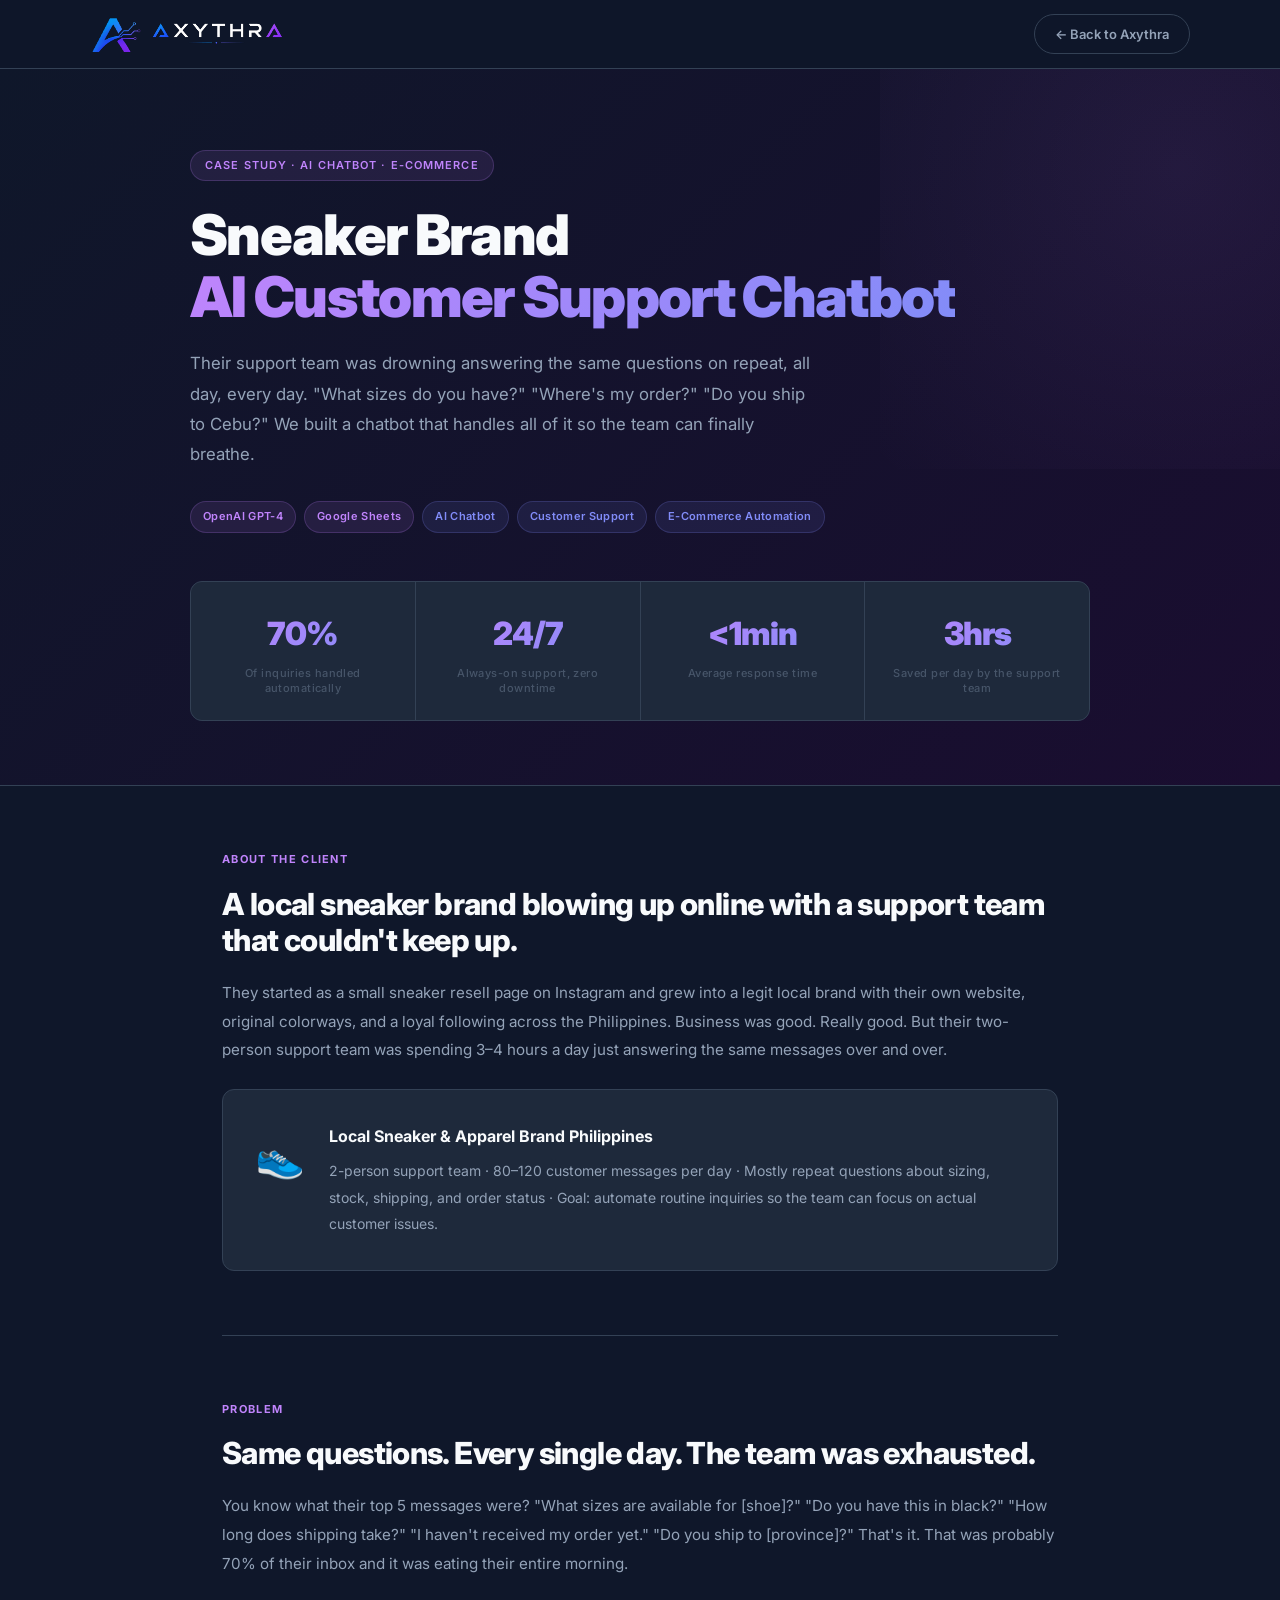
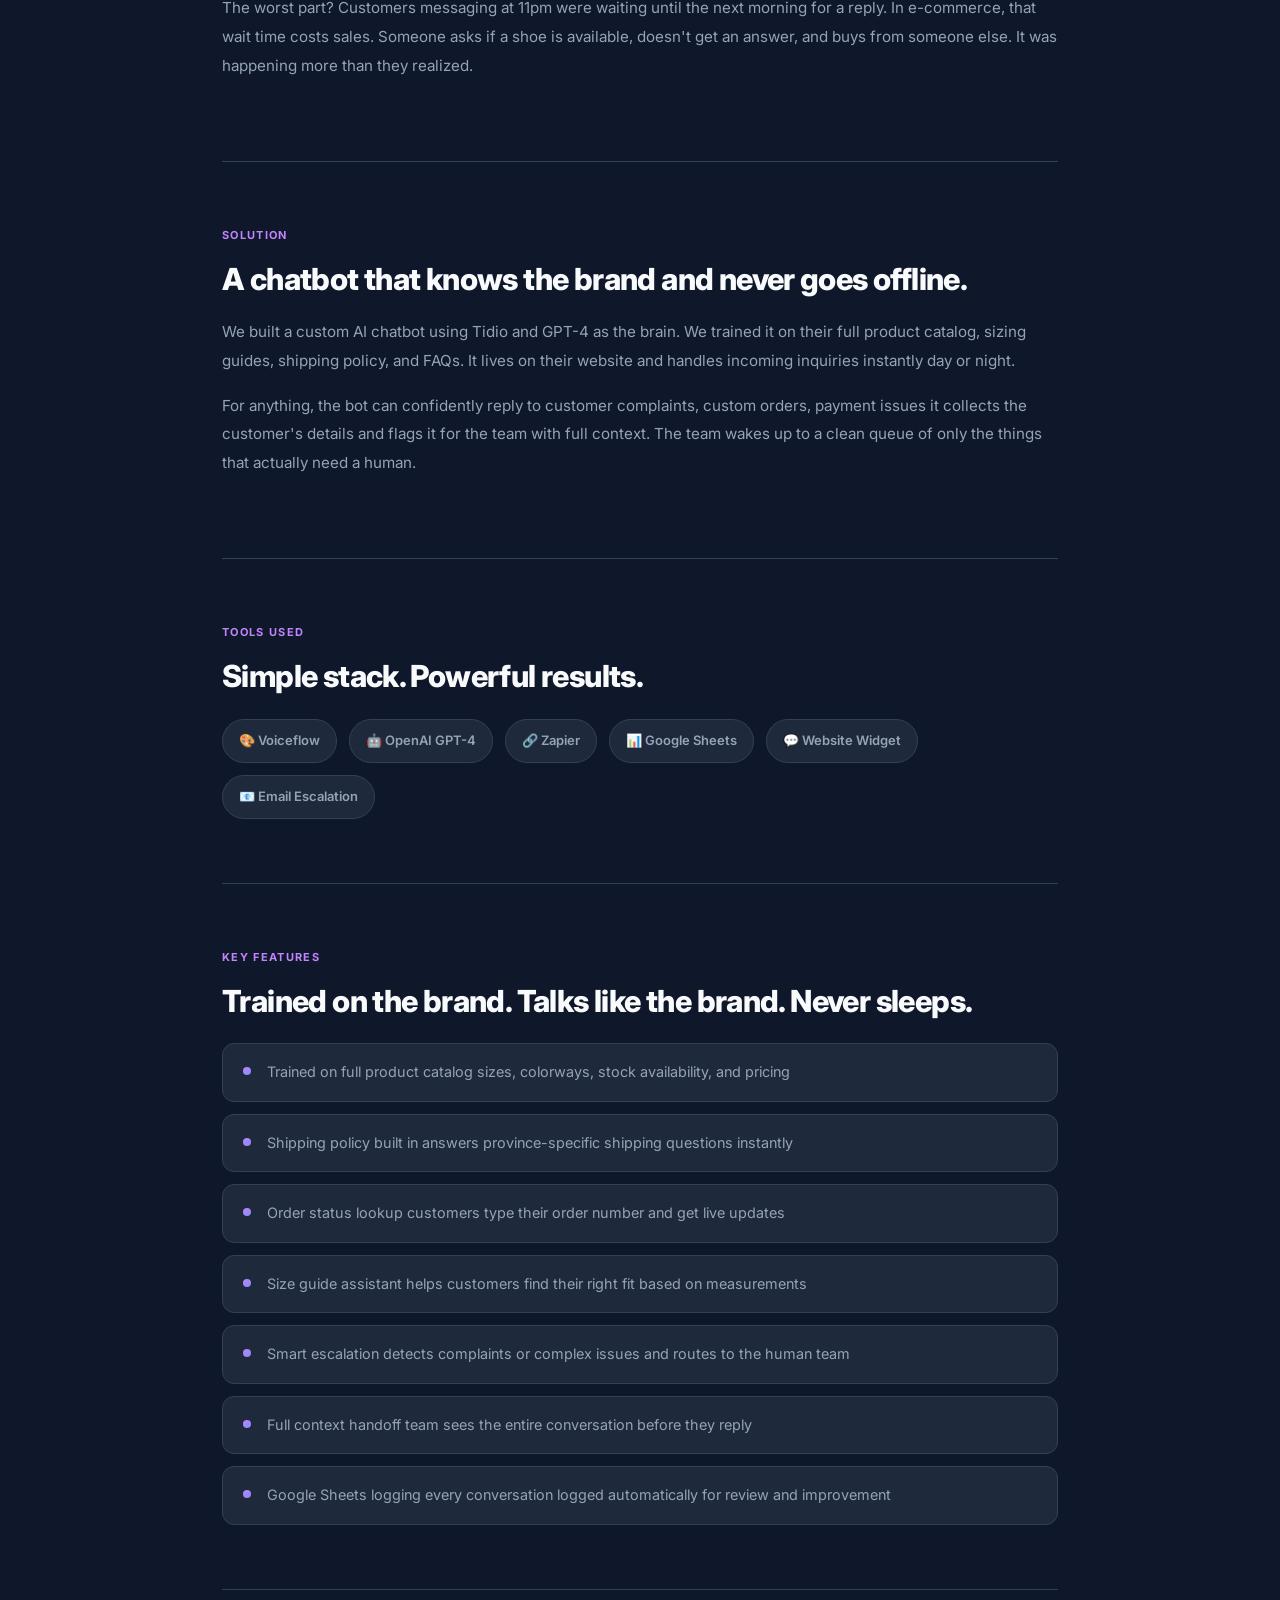
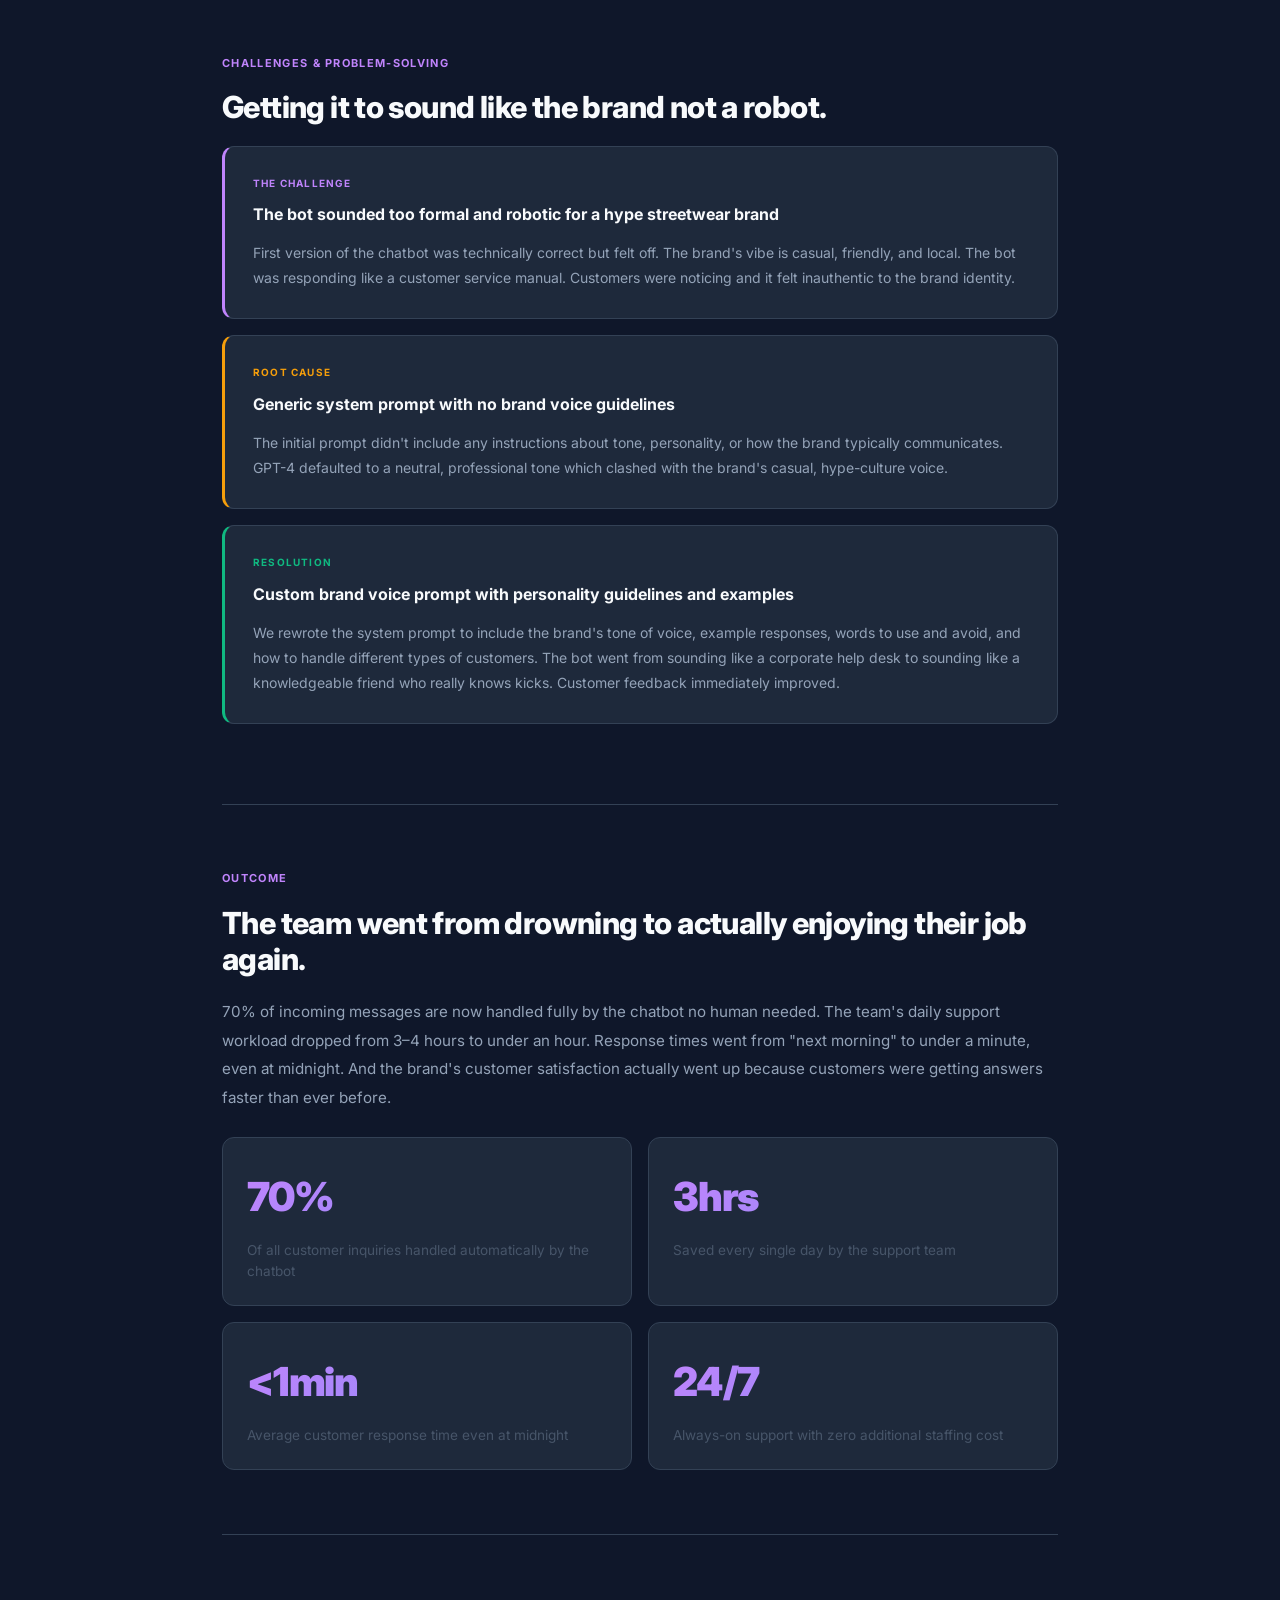
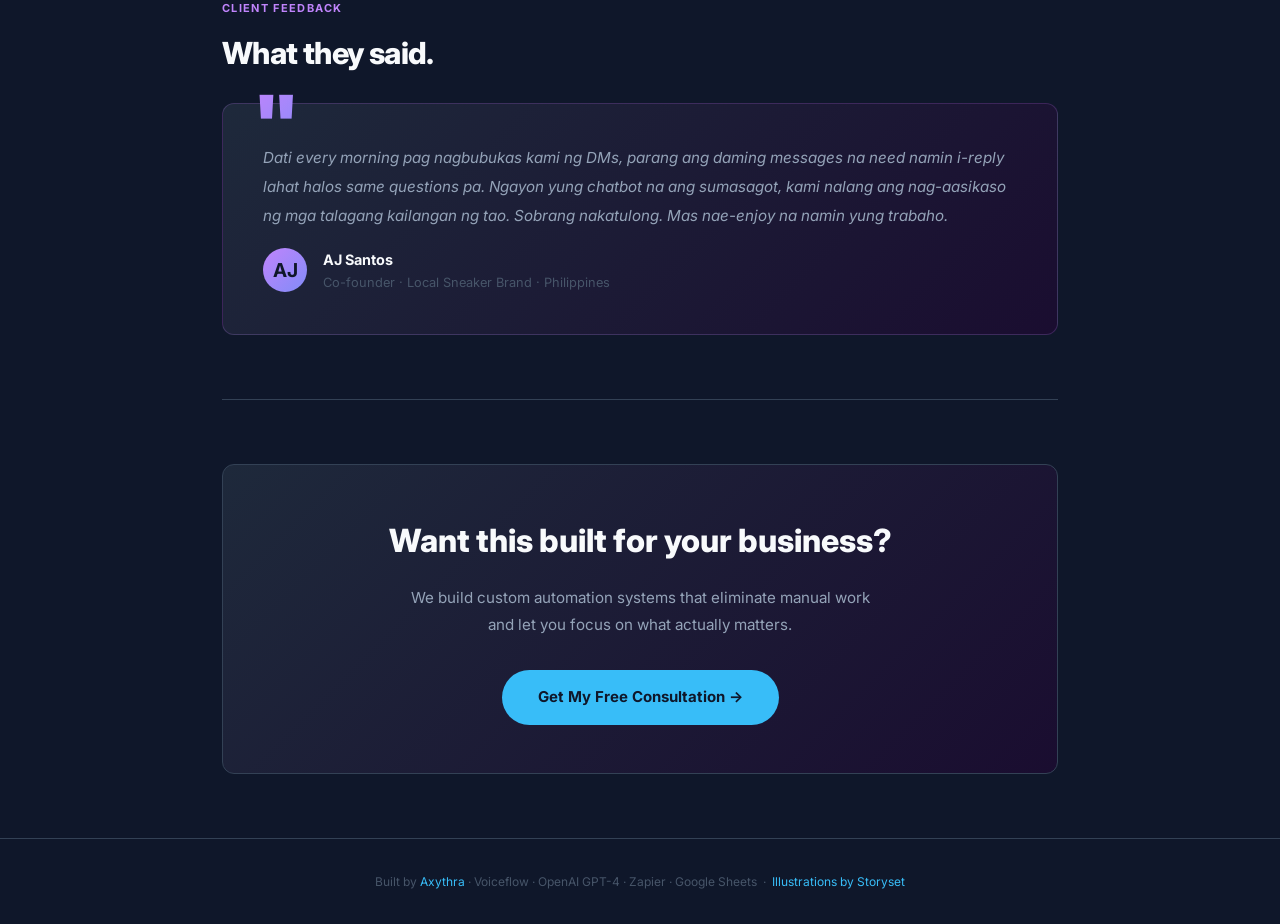
<file: casestudy-ecommerce.html>
<!DOCTYPE html>
<html lang="en">
<head>
<meta charset="UTF-8">
<meta name="viewport" content="width=device-width, initial-scale=1.0">
<title>Case Study  Sneaker Brand AI Chatbot Automation | Axythra</title>
<link rel="icon" href="favicon.ico" />
<link rel="icon" type="image/png" sizes="32x32" href="favicon-32x32.png" />
<link rel="icon" type="image/png" sizes="16x16" href="favicon-16x16.png" />
<meta name="description" content="How Axythra built a custom AI chatbot for a Philippine sneaker brand  automating 70% of customer inquiries, saving 3 hours daily and responding in under 1 minute 24/7." />
<meta name="keywords" content="AI chatbot Philippines, e-commerce automation, customer support automation, Voiceflow chatbot, OpenAI chatbot, AI automation specialist Philippines" />
<meta name="robots" content="index, follow" />
<meta property="og:title" content="Sneaker Brand AI Chatbot  Axythra Case Study" />
<meta property="og:description" content="70% of queries automated. 3 hours saved daily. See how we built an AI chatbot for a Philippine sneaker brand." />
<meta property="og:url" content="https://axythra.tech/casestudy-ecommerce.html" />
<meta property="og:type" content="article" />
<link rel="preconnect" href="https://fonts.googleapis.com" />
<link rel="preconnect" href="https://fonts.gstatic.com" crossorigin />
<link href="https://fonts.googleapis.com/css2?family=Inter:wght@300;400;500;600;700;800;900&display=swap" rel="stylesheet">
<style>
:root {
  --color-bg-primary:    #0F172A;
  --color-bg-secondary:  #1E293B;
  --color-bg-tertiary:   #334155;
  --color-accent-primary:   #38BDF8;
  --color-accent-secondary: #818CF8;
  --color-accent-tertiary:  #C084FC;
  --color-text-primary:   #F8FAFC;
  --color-text-secondary: #94A3B8;
  --color-text-muted:     #475569;
  --font-main: 'Inter', sans-serif;
  --radius-sm: 6px;
  --radius-md: 12px;
  --radius-pill: 999px;
  --transition: 0.3s cubic-bezier(0.6, 0.04, 0.12, 0.96);
}
*, *::before, *::after { box-sizing: border-box; margin: 0; padding: 0; }
html { scroll-behavior: smooth; scroll-padding-top: 80px; }
body { background: var(--color-bg-primary); color: var(--color-text-primary); font-family: var(--font-main); font-size: 16px; line-height: 1.75; -webkit-font-smoothing: antialiased; }
.navbar { position: sticky; top: 0; z-index: 100; background: rgba(15,23,42,0.95); backdrop-filter: blur(12px); border-bottom: 1px solid var(--color-bg-tertiary); padding: 0 2rem; }
.navbar-inner { max-width: 1100px; margin: 0 auto; height: 68px; display: flex; align-items: center; justify-content: space-between; }
.navbar-logo { display: flex; align-items: center; gap: 10px; text-decoration: none; }
.btn-back { display: inline-flex; align-items: center; gap: 8px; padding: 8px 20px; border-radius: var(--radius-pill); background: transparent; border: 1.5px solid var(--color-bg-tertiary); color: var(--color-text-secondary); font-size: 13px; font-weight: 600; text-decoration: none; transition: all var(--transition); }
.btn-back:hover { border-color: var(--color-accent-primary); color: var(--color-accent-primary); }
.hero { background: linear-gradient(135deg, #0F172A 0%, #1a0d30 100%); border-bottom: 1px solid var(--color-bg-tertiary); padding: 5rem 2rem 4rem; position: relative; overflow: hidden; }
.hero::before { content: ''; position: absolute; top: -200px; right: -200px; width: 600px; height: 600px; background: radial-gradient(circle, rgba(192,132,252,0.08), transparent); pointer-events: none; }
.hero-inner { max-width: 900px; margin: 0 auto; }
.hero-tag { display: inline-flex; align-items: center; gap: 8px; font-size: 11px; font-weight: 600; letter-spacing: 0.1em; text-transform: uppercase; color: var(--color-accent-tertiary); background: rgba(192,132,252,0.1); border: 1px solid rgba(192,132,252,0.2); padding: 5px 14px; border-radius: var(--radius-pill); margin-bottom: 1.5rem; }
.hero h1 { font-size: clamp(2rem, 5vw, 3.5rem); font-weight: 900; line-height: 1.1; letter-spacing: -0.03em; color: var(--color-text-primary); margin-bottom: 1.25rem; }
.hero h1 span { background: linear-gradient(135deg, #C084FC, #818CF8); -webkit-background-clip: text; -webkit-text-fill-color: transparent; background-clip: text; }
.hero-desc { font-size: 1.05rem; color: var(--color-text-secondary); max-width: 620px; line-height: 1.8; margin-bottom: 2rem; }
.hero-tags { display: flex; flex-wrap: wrap; gap: 0.5rem; margin-bottom: 3rem; }
.pill { font-size: 11px; font-weight: 600; padding: 5px 12px; border-radius: var(--radius-pill); background: rgba(192,132,252,0.1); color: var(--color-accent-tertiary); border: 1px solid rgba(192,132,252,0.2); letter-spacing: 0.03em; }
.pill.indigo { background: rgba(129,140,248,0.1); color: var(--color-accent-secondary); border-color: rgba(129,140,248,0.2); }
.stat-banner { display: grid; grid-template-columns: repeat(4, 1fr); gap: 1px; background: var(--color-bg-tertiary); border-radius: var(--radius-md); overflow: hidden; border: 1px solid var(--color-bg-tertiary); }
.stat-banner-item { background: var(--color-bg-secondary); padding: 1.5rem; text-align: center; }
.stat-banner-num { font-size: 2rem; font-weight: 900; letter-spacing: -0.03em; background: linear-gradient(135deg, #C084FC, #818CF8); -webkit-background-clip: text; -webkit-text-fill-color: transparent; background-clip: text; margin-bottom: 0.25rem; }
.stat-banner-label { font-size: 11px; color: var(--color-text-muted); font-weight: 500; letter-spacing: 0.04em; line-height: 1.4; }
.content { max-width: 900px; margin: 0 auto; padding: 4rem 2rem; }
.cs-section { margin-bottom: 4rem; padding-bottom: 4rem; border-bottom: 1px solid var(--color-bg-tertiary); }
.cs-section:last-child { border-bottom: none; }
.section-label { font-size: 11px; font-weight: 700; letter-spacing: 0.12em; text-transform: uppercase; color: var(--color-accent-tertiary); margin-bottom: 1rem; }
.cs-section h2 { font-size: clamp(1.4rem, 3vw, 1.9rem); font-weight: 800; line-height: 1.2; letter-spacing: -0.02em; color: var(--color-text-primary); margin-bottom: 1.25rem; }
.cs-section p { font-size: 0.95rem; color: var(--color-text-secondary); line-height: 1.9; margin-bottom: 1rem; }
.client-card { background: var(--color-bg-secondary); border: 1px solid var(--color-bg-tertiary); border-radius: var(--radius-md); padding: 2rem; display: flex; gap: 1.5rem; align-items: flex-start; margin-top: 1.5rem; }
.client-icon { font-size: 2.5rem; flex-shrink: 0; }
.client-info h3 { font-size: 1rem; font-weight: 700; color: var(--color-text-primary); margin-bottom: 0.5rem; }
.client-info p { font-size: 0.875rem; color: var(--color-text-secondary); margin-bottom: 0; }
.features { list-style: none; display: grid; gap: 0.75rem; margin-top: 1.5rem; }
.features li { display: flex; gap: 1rem; align-items: flex-start; font-size: 0.9rem; color: var(--color-text-secondary); padding: 1rem 1.25rem; background: var(--color-bg-secondary); border: 1px solid var(--color-bg-tertiary); border-radius: var(--radius-md); line-height: 1.7; transition: border-color var(--transition); }
.features li:hover { border-color: var(--color-accent-tertiary); }
.feature-dot { width: 8px; height: 8px; border-radius: 50%; background: linear-gradient(135deg, #C084FC, #818CF8); margin-top: 7px; flex-shrink: 0; }
.challenge-block { background: var(--color-bg-secondary); border: 1px solid var(--color-bg-tertiary); border-left: 3px solid var(--color-accent-tertiary); border-radius: var(--radius-md); padding: 1.75rem; margin-bottom: 1rem; }
.challenge-block.warning { border-left-color: #F59E0B; }
.challenge-block.success { border-left-color: #10B981; }
.ch-label { font-size: 10px; font-weight: 700; letter-spacing: 0.12em; text-transform: uppercase; color: var(--color-accent-tertiary); margin-bottom: 0.5rem; }
.challenge-block.warning .ch-label { color: #F59E0B; }
.challenge-block.success .ch-label { color: #10B981; }
.challenge-block h3 { font-size: 1rem; font-weight: 700; color: var(--color-text-primary); margin-bottom: 0.75rem; }
.challenge-block p { font-size: 0.875rem; color: var(--color-text-secondary); line-height: 1.8; margin-bottom: 0; }
.tools-grid { display: flex; flex-wrap: wrap; gap: 0.75rem; margin-top: 1.5rem; }
.tool-item { display: flex; align-items: center; gap: 0.5rem; padding: 0.6rem 1rem; background: var(--color-bg-secondary); border: 1px solid var(--color-bg-tertiary); border-radius: var(--radius-pill); font-size: 13px; font-weight: 600; color: var(--color-text-secondary); transition: all var(--transition); }
.tool-item:hover { border-color: var(--color-accent-tertiary); color: var(--color-accent-tertiary); }
.outcome-grid { display: grid; grid-template-columns: repeat(2, 1fr); gap: 1rem; margin-top: 1.5rem; }
.outcome-item { background: var(--color-bg-secondary); border: 1px solid var(--color-bg-tertiary); border-radius: var(--radius-md); padding: 1.5rem; transition: all var(--transition); }
.outcome-item:hover { border-color: var(--color-accent-tertiary); transform: translateY(-3px); }
.outcome-num { font-size: 2.5rem; font-weight: 900; letter-spacing: -0.03em; background: linear-gradient(135deg, #C084FC, #818CF8); -webkit-background-clip: text; -webkit-text-fill-color: transparent; background-clip: text; margin-bottom: 0.5rem; }
.outcome-label { font-size: 0.85rem; color: var(--color-text-muted); line-height: 1.5; }
.testimonial { background: linear-gradient(135deg, #1E293B, #1a0d30); border: 1px solid rgba(192,132,252,0.2); border-radius: var(--radius-md); padding: 2.5rem; margin-top: 2rem; position: relative; }
.testimonial::before { content: '"'; position: absolute; top: -20px; left: 2rem; font-size: 5rem; font-weight: 900; background: linear-gradient(135deg, #C084FC, #818CF8); -webkit-background-clip: text; -webkit-text-fill-color: transparent; background-clip: text; line-height: 1; }
.testimonial-text { font-size: 1.05rem; color: var(--color-text-primary); line-height: 1.8; font-style: italic; margin-bottom: 1.5rem; }
.testimonial-author { display: flex; align-items: center; gap: 1rem; }
.author-avatar { width: 44px; height: 44px; border-radius: 50%; background: linear-gradient(135deg, #C084FC, #818CF8); display: flex; align-items: center; justify-content: center; font-size: 1.2rem; font-weight: 700; color: #0F172A; }
.author-name { font-size: 0.9rem; font-weight: 700; color: var(--color-text-primary); }
.author-title { font-size: 0.8rem; color: var(--color-text-muted); }
.cta-section { background: linear-gradient(135deg, #1E293B, #1a0d30); border: 1px solid var(--color-bg-tertiary); border-radius: var(--radius-md); padding: 3rem; text-align: center; margin-top: 4rem; }
.cta-section h2 { font-size: clamp(1.5rem, 3vw, 2rem); font-weight: 800; color: var(--color-text-primary); margin-bottom: 1rem; }
.cta-section p { font-size: 0.95rem; color: var(--color-text-secondary); margin-bottom: 2rem; max-width: 480px; margin-left: auto; margin-right: auto; }
.btn-primary { display: inline-block; padding: 14px 36px; border-radius: var(--radius-pill); background: var(--color-accent-primary); color: #0F172A; font-size: 15px; font-weight: 700; text-decoration: none; transition: all var(--transition); }
.btn-primary:hover { transform: translateY(-2px); box-shadow: 0 8px 32px rgba(56,189,248,0.35); }
.footer { border-top: 1px solid var(--color-bg-tertiary); padding: 2rem; text-align: center; }
.footer p { font-size: 12px; color: var(--color-text-muted); }
.footer a { color: var(--color-accent-primary); text-decoration: none; }
@media (max-width: 768px) { .stat-banner { grid-template-columns: repeat(2, 1fr); } .outcome-grid { grid-template-columns: 1fr; } .hero { padding: 3rem 1.25rem 2.5rem; } .content { padding: 2.5rem 1.25rem; } }
@keyframes fadeUp { from { opacity: 0; transform: translateY(20px); } to { opacity: 1; transform: translateY(0); } }
.hero-inner { animation: fadeUp 0.7s ease both; }
.stat-banner { animation: fadeUp 0.7s ease 0.2s both; }
</style>
</head>
<body>

<nav class="navbar">
  <div class="navbar-inner">
    <a href="index.html" class="navbar-logo">
      <img src="images/AXYTHRA_LOGO.svg" alt="Axythra" height="40" />
    </a>
    <a href="index.html" class="btn-back">← Back to Axythra</a>
  </div>
</nav>

<section class="hero">
  <div class="hero-inner">
    <div class="hero-tag">Case Study · AI Chatbot · E-Commerce</div>
    <h1>Sneaker Brand<br><span>AI Customer Support Chatbot</span></h1>
    <p class="hero-desc">Their support team was drowning  answering the same questions on repeat, all day, every day. "What sizes do you have?" "Where's my order?" "Do you ship to Cebu?" We built a chatbot that handles all of it  so the team can finally breathe.</p>
    <div class="hero-tags">
      <span class="pill">OpenAI GPT-4</span>
    
      <span class="pill">Google Sheets</span>
      <span class="pill indigo">AI Chatbot</span>
      <span class="pill indigo">Customer Support</span>
      <span class="pill indigo">E-Commerce Automation</span>
    </div>
    <div class="stat-banner">
      <div class="stat-banner-item">
        <div class="stat-banner-num">70%</div>
        <div class="stat-banner-label">Of inquiries handled automatically</div>
      </div>
      <div class="stat-banner-item">
        <div class="stat-banner-num">24/7</div>
        <div class="stat-banner-label">Always-on support, zero downtime</div>
      </div>
      <div class="stat-banner-item">
        <div class="stat-banner-num">&lt;1min</div>
        <div class="stat-banner-label">Average response time</div>
      </div>
      <div class="stat-banner-item">
        <div class="stat-banner-num">3hrs</div>
        <div class="stat-banner-label">Saved per day by the support team</div>
      </div>
    </div>
  </div>
</section>

<div class="content">

  <div class="cs-section">
    <div class="section-label">About the Client</div>
    <h2>A local sneaker brand blowing up online  with a support team that couldn't keep up.</h2>
    <p>They started as a small sneaker resell page on Instagram and grew into a legit local brand with their own website, original colorways, and a loyal following across the Philippines. Business was good. Really good. But their two-person support team was spending 3–4 hours a day just answering the same messages over and over.</p>
    <div class="client-card">
      <div class="client-icon">👟</div>
      <div class="client-info">
        <h3>Local Sneaker & Apparel Brand  Philippines</h3>
        <p>2-person support team · 80–120 customer messages per day · Mostly repeat questions about sizing, stock, shipping, and order status · Goal: automate routine inquiries so the team can focus on actual customer issues.</p>
      </div>
    </div>
  </div>

  <div class="cs-section">
    <div class="section-label">Problem</div>
    <h2>Same questions. Every single day. The team was exhausted.</h2>
    <p>You know what their top 5 messages were? "What sizes are available for [shoe]?" "Do you have this in black?" "How long does shipping take?" "I haven't received my order yet." "Do you ship to [province]?" That's it. That was probably 70% of their inbox  and it was eating their entire morning.</p>
    <p>The worst part? Customers messaging at 11pm were waiting until the next morning for a reply. In e-commerce, that wait time costs sales. Someone asks if a shoe is available, doesn't get an answer, and buys from someone else. It was happening more than they realized.</p>
  </div>

  <div class="cs-section">
    <div class="section-label">Solution</div>
    <h2>A chatbot that knows the brand  and never goes offline.</h2>
    <p>We built a custom AI chatbot using Tidio and GPT-4 as the brain. We trained it on their full product catalog, sizing guides, shipping policy, and FAQs. It lives on their website and handles incoming inquiries instantly  day or night.</p>
    <p>For anything, the bot can confidently reply to customer complaints, custom orders, payment issues  it collects the customer's details and flags it for the team with full context. The team wakes up to a clean queue of only the things that actually need a human.</p>
  </div>

  <div class="cs-section">
    <div class="section-label">Tools Used</div>
    <h2>Simple stack. Powerful results.</h2>
    <div class="tools-grid">
      <div class="tool-item">🎨 Voiceflow</div>
      <div class="tool-item">🤖 OpenAI GPT-4</div>
      <div class="tool-item">🔗 Zapier</div>
      <div class="tool-item">📊 Google Sheets</div>
      <div class="tool-item">💬 Website Widget</div>
      <div class="tool-item">📧 Email Escalation</div>
    </div>
  </div>

  <div class="cs-section">
    <div class="section-label">Key Features</div>
    <h2>Trained on the brand. Talks like the brand. Never sleeps.</h2>
    <ul class="features">
      <li><div class="feature-dot"></div>Trained on full product catalog  sizes, colorways, stock availability, and pricing</li>
      <li><div class="feature-dot"></div>Shipping policy built in  answers province-specific shipping questions instantly</li>
      <li><div class="feature-dot"></div>Order status lookup  customers type their order number and get live updates</li>
      <li><div class="feature-dot"></div>Size guide assistant  helps customers find their right fit based on measurements</li>
      <li><div class="feature-dot"></div>Smart escalation  detects complaints or complex issues and routes to the human team</li>
      <li><div class="feature-dot"></div>Full context handoff  team sees the entire conversation before they reply</li>
      <li><div class="feature-dot"></div>Google Sheets logging  every conversation logged automatically for review and improvement</li>
    </ul>
  </div>

  <div class="cs-section">
    <div class="section-label">Challenges & Problem-Solving</div>
    <h2>Getting it to sound like the brand  not a robot.</h2>

    <div class="challenge-block">
      <div class="ch-label">The Challenge</div>
      <h3>The bot sounded too formal and robotic for a hype streetwear brand</h3>
      <p>First version of the chatbot was technically correct but felt off. The brand's vibe is casual, friendly, and local. The bot was responding like a customer service manual. Customers were noticing and it felt inauthentic to the brand identity.</p>
    </div>

    <div class="challenge-block warning">
      <div class="ch-label">Root Cause</div>
      <h3>Generic system prompt with no brand voice guidelines</h3>
      <p>The initial prompt didn't include any instructions about tone, personality, or how the brand typically communicates. GPT-4 defaulted to a neutral, professional tone  which clashed with the brand's casual, hype-culture voice.</p>
    </div>

    <div class="challenge-block success">
      <div class="ch-label">Resolution</div>
      <h3>Custom brand voice prompt with personality guidelines and examples</h3>
      <p>We rewrote the system prompt to include the brand's tone of voice, example responses, words to use and avoid, and how to handle different types of customers. The bot went from sounding like a corporate help desk to sounding like a knowledgeable friend who really knows kicks. Customer feedback immediately improved.</p>
    </div>
  </div>

  <div class="cs-section">
    <div class="section-label">Outcome</div>
    <h2>The team went from drowning to actually enjoying their job again.</h2>
    <p>70% of incoming messages are now handled fully by the chatbot  no human needed. The team's daily support workload dropped from 3–4 hours to under an hour. Response times went from "next morning" to under a minute, even at midnight. And the brand's customer satisfaction actually went up  because customers were getting answers faster than ever before.</p>

    <div class="outcome-grid">
      <div class="outcome-item">
        <div class="outcome-num">70%</div>
        <div class="outcome-label">Of all customer inquiries handled automatically by the chatbot</div>
      </div>
      <div class="outcome-item">
        <div class="outcome-num">3hrs</div>
        <div class="outcome-label">Saved every single day by the support team</div>
      </div>
      <div class="outcome-item">
        <div class="outcome-num">&lt;1min</div>
        <div class="outcome-label">Average customer response time  even at midnight</div>
      </div>
      <div class="outcome-item">
        <div class="outcome-num">24/7</div>
        <div class="outcome-label">Always-on support with zero additional staffing cost</div>
      </div>
    </div>
  </div>

  <div class="cs-section">
    <div class="section-label">Client Feedback</div>
    <h2>What they said.</h2>
    <div class="testimonial">
      <p class="testimonial-text">Dati every morning pag nagbubukas kami ng DMs, parang ang daming messages na need namin i-reply  lahat halos same questions pa. Ngayon yung chatbot na ang sumasagot, kami nalang ang nag-aasikaso ng mga talagang kailangan ng tao. Sobrang nakatulong. Mas nae-enjoy na namin yung trabaho.</p>
      <div class="testimonial-author">
        <div class="author-avatar">AJ</div>
        <div>
          <div class="author-name">AJ Santos</div>
          <div class="author-title">Co-founder · Local Sneaker Brand · Philippines</div>
        </div>
      </div>
    </div>
  </div>

  <div class="cta-section">
    <h2>Want this built for your business?</h2>
    <p>We build custom automation systems that eliminate manual work and let you focus on what actually matters.</p>
    <a href="index.html#contact" class="btn-primary">Get My Free Consultation →</a>
  </div>

</div>

<footer class="footer">
  <p>Built by <a href="index.html">Axythra</a> · Voiceflow · OpenAI GPT-4 · Zapier · Google Sheets &nbsp;·&nbsp; <a href="https://storyset.com/fun" target="_blank">Illustrations by Storyset</a></p>
</footer>

</body>
</html>
</file>
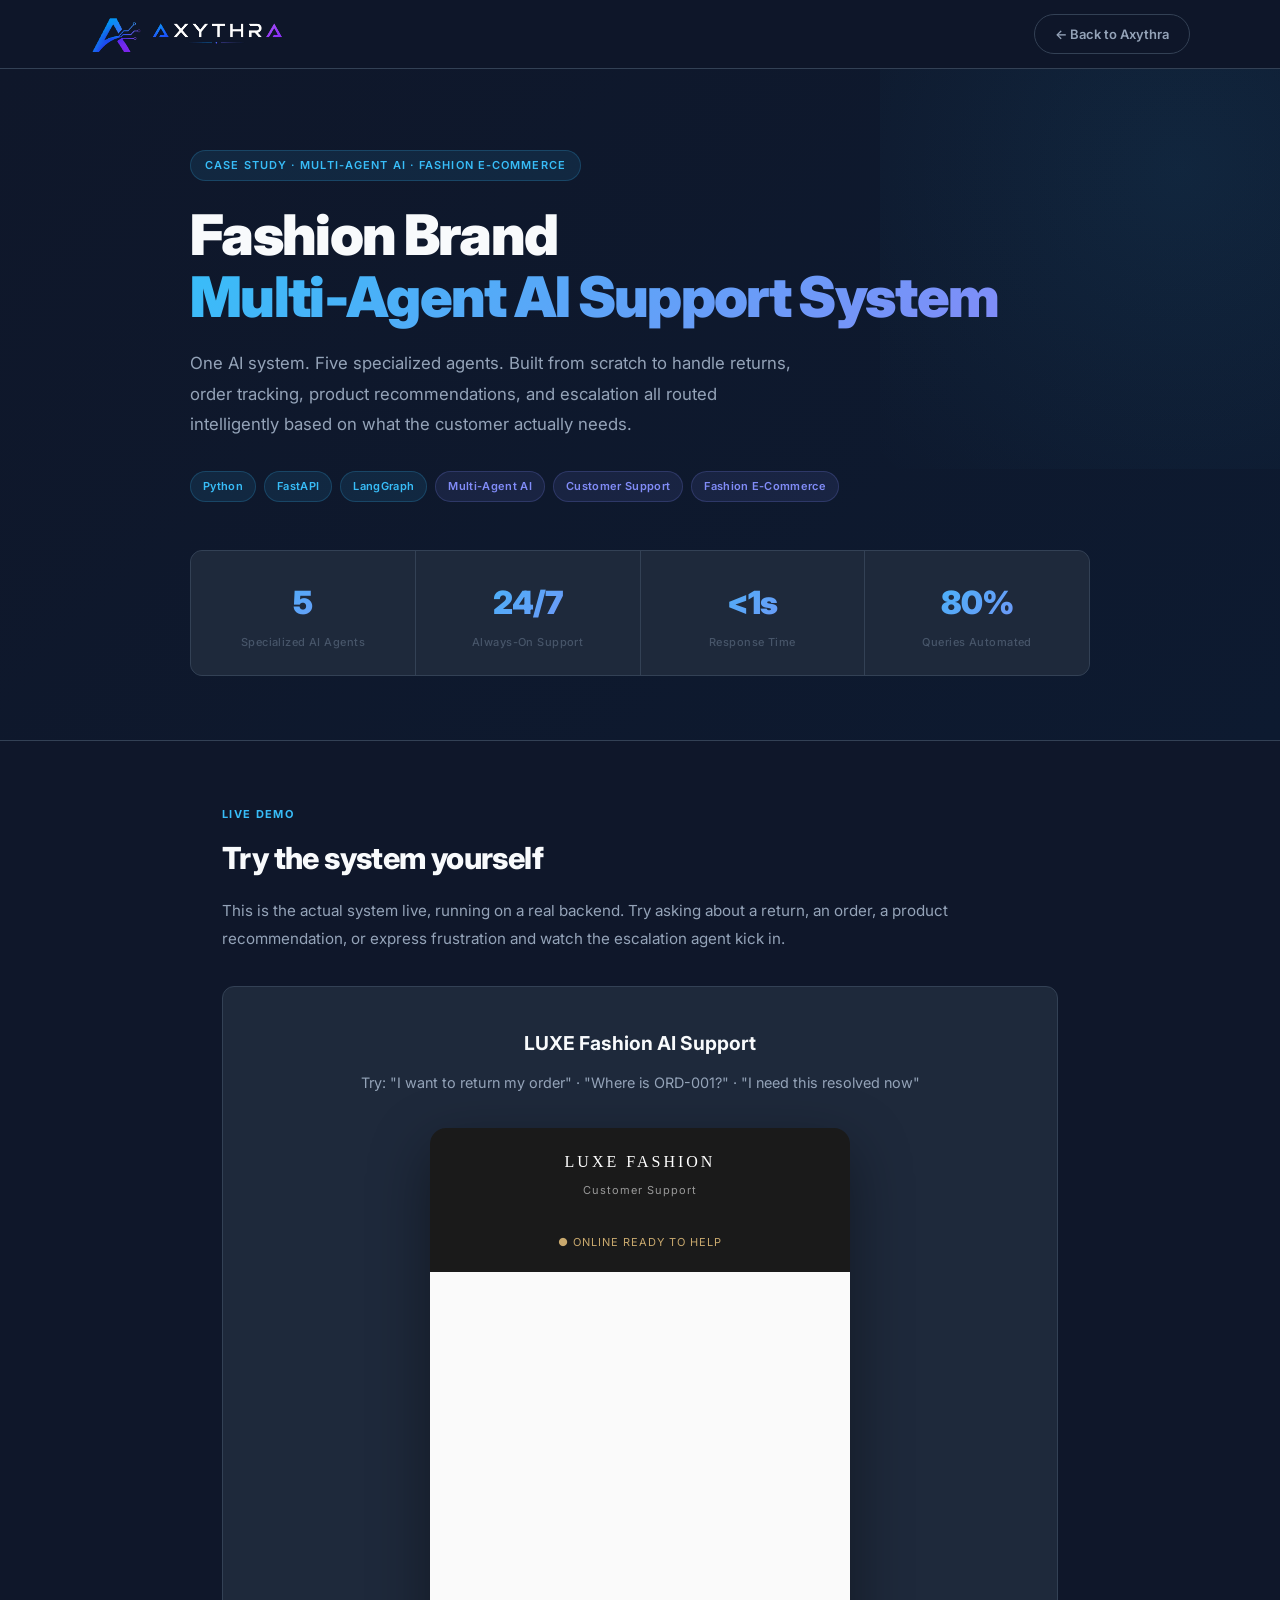
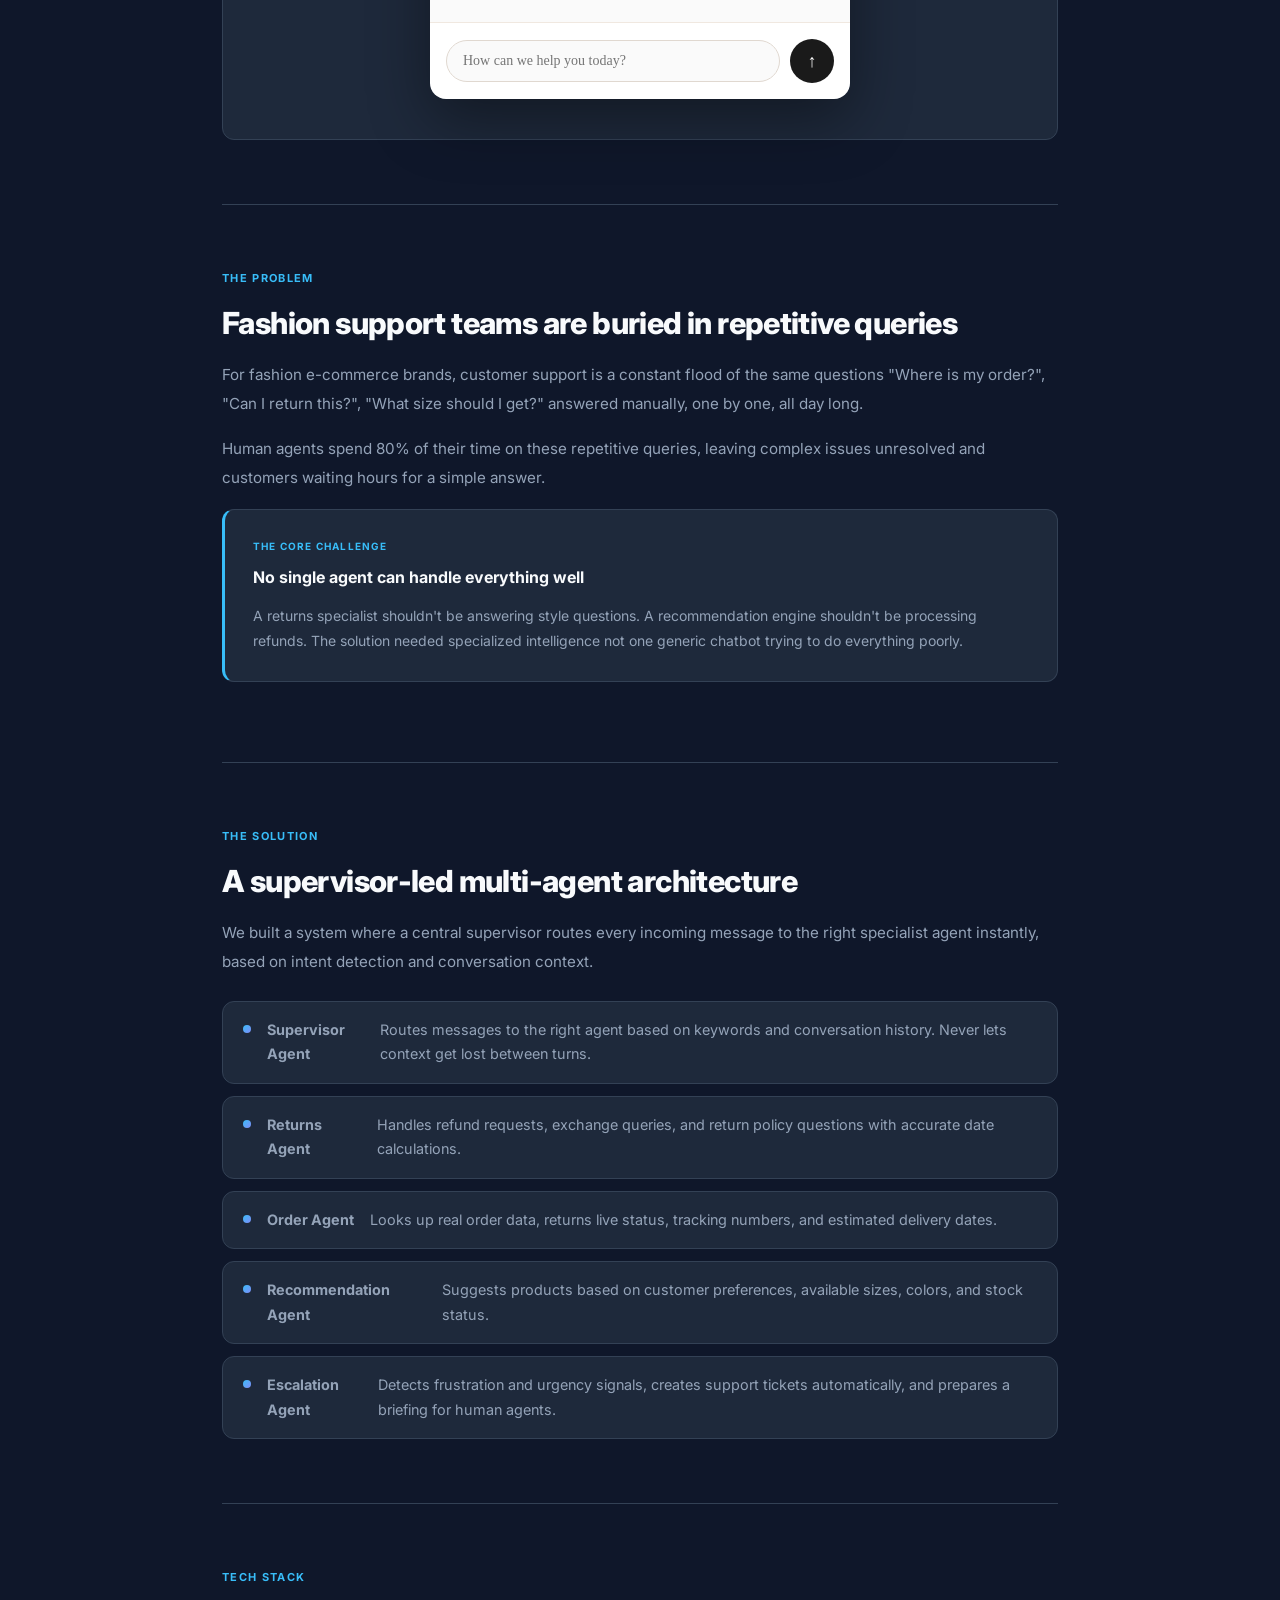
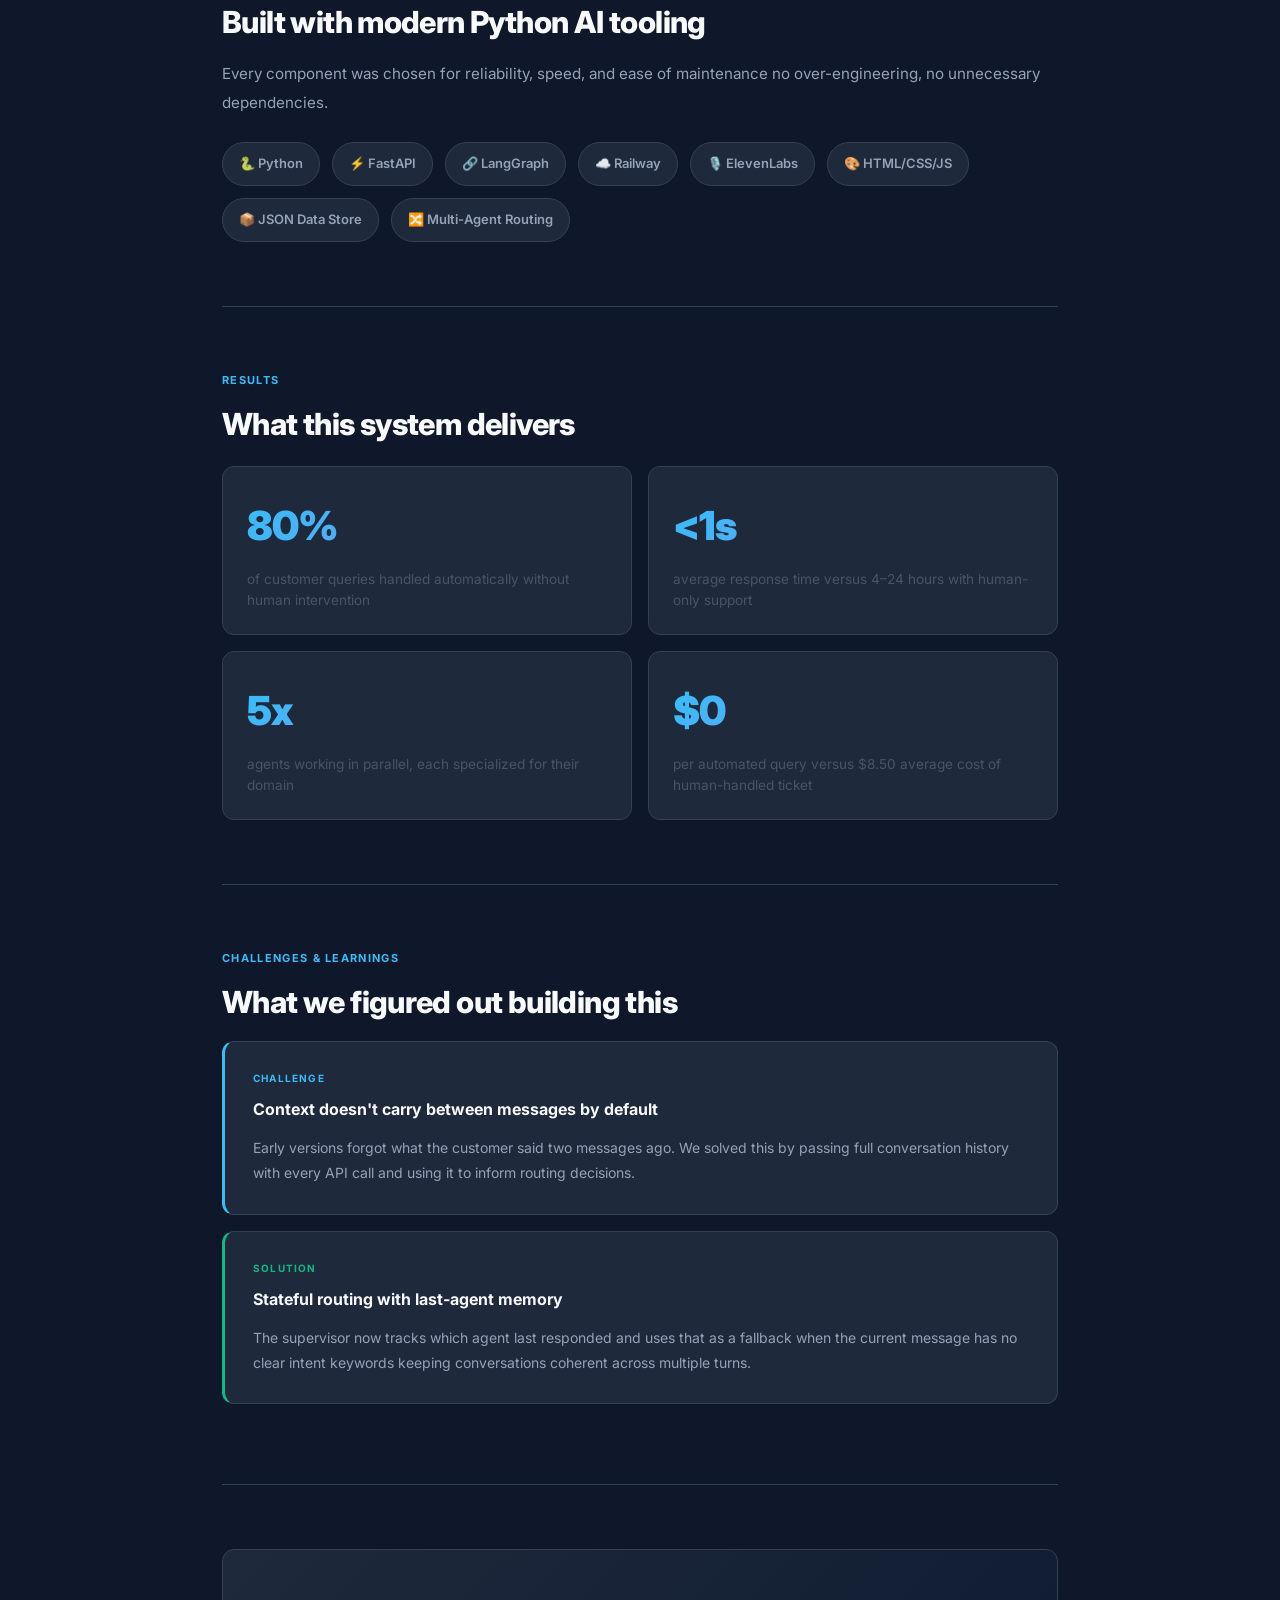
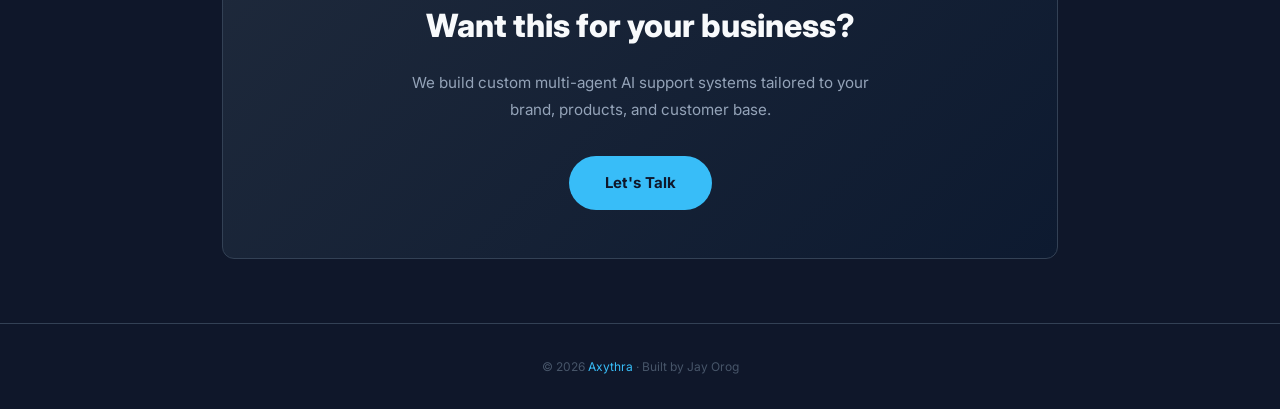
<file: casestudy-fashion-ai.html>
<!DOCTYPE html>
<html lang="en">
<head>
<meta charset="UTF-8">
<meta name="viewport" content="width=device-width, initial-scale=1.0">
<title>Case Study  Multi-Agent AI Customer Support | Axythra</title>
<link rel="icon" href="favicon.ico" />
<link rel="icon" type="image/png" sizes="32x32" href="favicon-32x32.png" />
<link rel="icon" type="image/png" sizes="16x16" href="favicon-16x16.png" />
<meta name="description" content="How Axythra built a multi-agent AI customer support system for a fashion brand  automating returns, order tracking, product recommendations, and escalation with 5 specialized AI agents." />
<meta name="keywords" content="multi-agent AI, AI customer support, fashion brand automation, LangGraph, FastAPI, AI automation specialist Philippines" />
<meta name="robots" content="index, follow" />
<meta property="og:title" content="Multi-Agent AI Customer Support  Axythra Case Study" />
<meta property="og:description" content="5 AI agents. Live chat widget. See how we built a full customer support system for a fashion brand." />
<meta property="og:url" content="https://axythra.tech/casestudy-fashion-ai.html" />
<meta property="og:type" content="article" />
<link rel="preconnect" href="https://fonts.googleapis.com" />
<link rel="preconnect" href="https://fonts.gstatic.com" crossorigin />
<link href="https://fonts.googleapis.com/css2?family=Inter:wght@300;400;500;600;700;800;900&display=swap" rel="stylesheet">
<style>
:root {
  --color-bg-primary:    #0F172A;
  --color-bg-secondary:  #1E293B;
  --color-bg-tertiary:   #334155;
  --color-accent-primary:   #38BDF8;
  --color-accent-secondary: #818CF8;
  --color-accent-tertiary:  #C084FC;
  --color-text-primary:   #F8FAFC;
  --color-text-secondary: #94A3B8;
  --color-text-muted:     #475569;
  --font-main: 'Inter', sans-serif;
  --radius-sm: 6px;
  --radius-md: 12px;
  --radius-pill: 999px;
  --transition: 0.3s cubic-bezier(0.6, 0.04, 0.12, 0.96);
}
*, *::before, *::after { box-sizing: border-box; margin: 0; padding: 0; }
html { scroll-behavior: smooth; scroll-padding-top: 80px; }
body { background: var(--color-bg-primary); color: var(--color-text-primary); font-family: var(--font-main); font-size: 16px; line-height: 1.75; -webkit-font-smoothing: antialiased; }
.navbar { position: sticky; top: 0; z-index: 100; background: rgba(15,23,42,0.95); backdrop-filter: blur(12px); border-bottom: 1px solid var(--color-bg-tertiary); padding: 0 2rem; }
.navbar-inner { max-width: 1100px; margin: 0 auto; height: 68px; display: flex; align-items: center; justify-content: space-between; }
.navbar-logo { display: flex; align-items: center; gap: 10px; text-decoration: none; }
.btn-back { display: inline-flex; align-items: center; gap: 8px; padding: 8px 20px; border-radius: var(--radius-pill); background: transparent; border: 1.5px solid var(--color-bg-tertiary); color: var(--color-text-secondary); font-size: 13px; font-weight: 600; text-decoration: none; transition: all var(--transition); }
.btn-back:hover { border-color: var(--color-accent-primary); color: var(--color-accent-primary); }
.hero { background: linear-gradient(135deg, #0F172A 0%, #0d1a30 100%); border-bottom: 1px solid var(--color-bg-tertiary); padding: 5rem 2rem 4rem; position: relative; overflow: hidden; }
.hero::before { content: ''; position: absolute; top: -200px; right: -200px; width: 600px; height: 600px; background: radial-gradient(circle, rgba(56,189,248,0.08), transparent); pointer-events: none; }
.hero-inner { max-width: 900px; margin: 0 auto; }
.hero-tag { display: inline-flex; align-items: center; gap: 8px; font-size: 11px; font-weight: 600; letter-spacing: 0.1em; text-transform: uppercase; color: var(--color-accent-primary); background: rgba(56,189,248,0.1); border: 1px solid rgba(56,189,248,0.2); padding: 5px 14px; border-radius: var(--radius-pill); margin-bottom: 1.5rem; }
.hero h1 { font-size: clamp(2rem, 5vw, 3.5rem); font-weight: 900; line-height: 1.1; letter-spacing: -0.03em; color: var(--color-text-primary); margin-bottom: 1.25rem; }
.hero h1 span { background: linear-gradient(135deg, #38BDF8, #818CF8); -webkit-background-clip: text; -webkit-text-fill-color: transparent; background-clip: text; }
.hero-desc { font-size: 1.05rem; color: var(--color-text-secondary); max-width: 620px; line-height: 1.8; margin-bottom: 2rem; }
.hero-tags { display: flex; flex-wrap: wrap; gap: 0.5rem; margin-bottom: 3rem; }
.pill { font-size: 11px; font-weight: 600; padding: 5px 12px; border-radius: var(--radius-pill); background: rgba(56,189,248,0.1); color: var(--color-accent-primary); border: 1px solid rgba(56,189,248,0.2); letter-spacing: 0.03em; }
.pill.indigo { background: rgba(129,140,248,0.1); color: var(--color-accent-secondary); border-color: rgba(129,140,248,0.2); }
.stat-banner { display: grid; grid-template-columns: repeat(4, 1fr); gap: 1px; background: var(--color-bg-tertiary); border-radius: var(--radius-md); overflow: hidden; border: 1px solid var(--color-bg-tertiary); }
.stat-banner-item { background: var(--color-bg-secondary); padding: 1.5rem; text-align: center; }
.stat-banner-num { font-size: 2rem; font-weight: 900; letter-spacing: -0.03em; background: linear-gradient(135deg, #38BDF8, #818CF8); -webkit-background-clip: text; -webkit-text-fill-color: transparent; background-clip: text; margin-bottom: 0.25rem; }
.stat-banner-label { font-size: 11px; color: var(--color-text-muted); font-weight: 500; letter-spacing: 0.04em; line-height: 1.4; }
.content { max-width: 900px; margin: 0 auto; padding: 4rem 2rem; }
.cs-section { margin-bottom: 4rem; padding-bottom: 4rem; border-bottom: 1px solid var(--color-bg-tertiary); }
.cs-section:last-child { border-bottom: none; }
.section-label { font-size: 11px; font-weight: 700; letter-spacing: 0.12em; text-transform: uppercase; color: var(--color-accent-primary); margin-bottom: 1rem; }
.cs-section h2 { font-size: clamp(1.4rem, 3vw, 1.9rem); font-weight: 800; line-height: 1.2; letter-spacing: -0.02em; color: var(--color-text-primary); margin-bottom: 1.25rem; }
.cs-section p { font-size: 0.95rem; color: var(--color-text-secondary); line-height: 1.9; margin-bottom: 1rem; }
.features { list-style: none; display: grid; gap: 0.75rem; margin-top: 1.5rem; }
.features li { display: flex; gap: 1rem; align-items: flex-start; font-size: 0.9rem; color: var(--color-text-secondary); padding: 1rem 1.25rem; background: var(--color-bg-secondary); border: 1px solid var(--color-bg-tertiary); border-radius: var(--radius-md); line-height: 1.7; transition: border-color var(--transition); }
.features li:hover { border-color: var(--color-accent-primary); }
.feature-dot { width: 8px; height: 8px; border-radius: 50%; background: linear-gradient(135deg, #38BDF8, #818CF8); margin-top: 7px; flex-shrink: 0; }
.challenge-block { background: var(--color-bg-secondary); border: 1px solid var(--color-bg-tertiary); border-left: 3px solid var(--color-accent-primary); border-radius: var(--radius-md); padding: 1.75rem; margin-bottom: 1rem; }
.challenge-block.success { border-left-color: #10B981; }
.ch-label { font-size: 10px; font-weight: 700; letter-spacing: 0.12em; text-transform: uppercase; color: var(--color-accent-primary); margin-bottom: 0.5rem; }
.challenge-block.success .ch-label { color: #10B981; }
.challenge-block h3 { font-size: 1rem; font-weight: 700; color: var(--color-text-primary); margin-bottom: 0.75rem; }
.challenge-block p { font-size: 0.875rem; color: var(--color-text-secondary); line-height: 1.8; margin-bottom: 0; }
.tools-grid { display: flex; flex-wrap: wrap; gap: 0.75rem; margin-top: 1.5rem; }
.tool-item { display: flex; align-items: center; gap: 0.5rem; padding: 0.6rem 1rem; background: var(--color-bg-secondary); border: 1px solid var(--color-bg-tertiary); border-radius: var(--radius-pill); font-size: 13px; font-weight: 600; color: var(--color-text-secondary); transition: all var(--transition); }
.tool-item:hover { border-color: var(--color-accent-primary); color: var(--color-accent-primary); }
.outcome-grid { display: grid; grid-template-columns: repeat(2, 1fr); gap: 1rem; margin-top: 1.5rem; }
.outcome-item { background: var(--color-bg-secondary); border: 1px solid var(--color-bg-tertiary); border-radius: var(--radius-md); padding: 1.5rem; transition: all var(--transition); }
.outcome-item:hover { border-color: var(--color-accent-primary); transform: translateY(-3px); }
.outcome-num { font-size: 2.5rem; font-weight: 900; letter-spacing: -0.03em; background: linear-gradient(135deg, #38BDF8, #818CF8); -webkit-background-clip: text; -webkit-text-fill-color: transparent; background-clip: text; margin-bottom: 0.5rem; }
.outcome-label { font-size: 0.85rem; color: var(--color-text-muted); line-height: 1.5; }
.cta-section { background: linear-gradient(135deg, #1E293B, #0d1a30); border: 1px solid var(--color-bg-tertiary); border-radius: var(--radius-md); padding: 3rem; text-align: center; margin-top: 4rem; }
.cta-section h2 { font-size: clamp(1.5rem, 3vw, 2rem); font-weight: 800; color: var(--color-text-primary); margin-bottom: 1rem; }
.cta-section p { font-size: 0.95rem; color: var(--color-text-secondary); margin-bottom: 2rem; max-width: 480px; margin-left: auto; margin-right: auto; }
.btn-primary { display: inline-block; padding: 14px 36px; border-radius: var(--radius-pill); background: var(--color-accent-primary); color: #0F172A; font-size: 15px; font-weight: 700; text-decoration: none; transition: all var(--transition); }
.btn-primary:hover { transform: translateY(-2px); box-shadow: 0 8px 32px rgba(56,189,248,0.35); }
.footer { border-top: 1px solid var(--color-bg-tertiary); padding: 2rem; text-align: center; }
.footer p { font-size: 12px; color: var(--color-text-muted); }
.footer a { color: var(--color-accent-primary); text-decoration: none; }

/* Chat Demo Section */
.demo-section { background: var(--color-bg-secondary); border: 1px solid var(--color-bg-tertiary); border-radius: var(--radius-md); padding: 2.5rem; margin-top: 2rem; text-align: center; }
.demo-section h3 { font-size: 1.2rem; font-weight: 700; color: var(--color-text-primary); margin-bottom: 0.5rem; }
.demo-section p { font-size: 0.9rem; color: var(--color-text-secondary); margin-bottom: 2rem; }
.chat-wrapper { max-width: 420px; margin: 0 auto; border-radius: 16px; overflow: hidden; box-shadow: 0 20px 60px rgba(0,0,0,0.4); }
.chat-header { background-color: #1a1a1a; color: #ffffff; padding: 20px 24px; text-align: center; }
.chat-header h1 { font-size: 16px; font-weight: 400; letter-spacing: 3px; text-transform: uppercase; font-family: 'Georgia', serif; }
.chat-header p { font-size: 11px; color: #999; margin-top: 4px; letter-spacing: 1px; }
.chat-header .agent-indicator { font-size: 11px; color: #c9a96e; margin-top: 6px; letter-spacing: 1px; text-transform: uppercase; }
.chat-window { height: 350px; overflow-y: auto; padding: 20px; background: #fafafa; }
.chat-window::-webkit-scrollbar { width: 4px; }
.chat-window::-webkit-scrollbar-thumb { background: #ddd; border-radius: 4px; }
.message { margin-bottom: 16px; display: flex; flex-direction: column; }
.message.user { align-items: flex-end; }
.message.agent { align-items: flex-start; }
.message-bubble { max-width: 80%; padding: 12px 16px; border-radius: 18px; font-size: 14px; line-height: 1.5; font-family: 'Georgia', serif; }
.message.user .message-bubble { background-color: #1a1a1a; color: #ffffff; border-bottom-right-radius: 4px; }
.message.agent .message-bubble { background-color: #ffffff; color: #1a1a1a; border: 1px solid #e8e0d5; border-bottom-left-radius: 4px; }
.message-sender { font-size: 11px; color: #999; margin-bottom: 4px; letter-spacing: 0.5px; font-family: 'Inter', sans-serif; }
.voice-btn { margin-top: 6px; padding: 4px 12px; background: transparent; border: 1px solid #c9a96e; color: #c9a96e; border-radius: 20px; font-size: 11px; cursor: pointer; font-family: 'Inter', sans-serif; transition: all 0.2s; }
.voice-btn:hover { background: #c9a96e; color: #fff; }
.input-area { display: flex; padding: 16px; background: #ffffff; border-top: 1px solid #f0e8e0; gap: 10px; align-items: center; }
.chat-input { flex: 1; padding: 12px 16px; border: 1px solid #e0d8d0; border-radius: 24px; font-size: 14px; font-family: 'Georgia', serif; outline: none; background: #fafafa; }
.chat-input:focus { border-color: #c9a96e; }
.send-btn { width: 44px; height: 44px; background-color: #1a1a1a; color: white; border: none; border-radius: 50%; cursor: pointer; font-size: 18px; display: flex; align-items: center; justify-content: center; transition: background 0.2s; flex-shrink: 0; }
.send-btn:hover { background-color: #c9a96e; }

@media (max-width: 768px) { .stat-banner { grid-template-columns: repeat(2, 1fr); } .outcome-grid { grid-template-columns: 1fr; } .hero { padding: 3rem 1.25rem 2.5rem; } .content { padding: 2.5rem 1.25rem; } }
@keyframes fadeUp { from { opacity: 0; transform: translateY(20px); } to { opacity: 1; transform: translateY(0); } }
.hero-inner { animation: fadeUp 0.7s ease both; }
.stat-banner { animation: fadeUp 0.7s ease 0.2s both; }
</style>
</head>
<body>

<nav class="navbar">
  <div class="navbar-inner">
    <a href="index.html" class="navbar-logo">
      <img src="images/AXYTHRA_LOGO.svg" alt="Axythra" height="40" />
    </a>
    <a href="index.html" class="btn-back">← Back to Axythra</a>
  </div>
</nav>

<section class="hero">
  <div class="hero-inner">
    <div class="hero-tag">Case Study · Multi-Agent AI · Fashion E-Commerce</div>
    <h1>Fashion Brand<br><span>Multi-Agent AI Support System</span></h1>
    <p class="hero-desc">One AI system. Five specialized agents. Built from scratch to handle returns, order tracking, product recommendations, and escalation  all routed intelligently based on what the customer actually needs.</p>
    <div class="hero-tags">
      <span class="pill">Python</span>
      <span class="pill">FastAPI</span>
      <span class="pill">LangGraph</span>
      <span class="pill indigo">Multi-Agent AI</span>
      <span class="pill indigo">Customer Support</span>
      <span class="pill indigo">Fashion E-Commerce</span>
    </div>
    <div class="stat-banner">
      <div class="stat-banner-item">
        <div class="stat-banner-num">5</div>
        <div class="stat-banner-label">Specialized AI Agents</div>
      </div>
      <div class="stat-banner-item">
        <div class="stat-banner-num">24/7</div>
        <div class="stat-banner-label">Always-On Support</div>
      </div>
      <div class="stat-banner-item">
        <div class="stat-banner-num">&lt;1s</div>
        <div class="stat-banner-label">Response Time</div>
      </div>
      <div class="stat-banner-item">
        <div class="stat-banner-num">80%</div>
        <div class="stat-banner-label">Queries Automated</div>
      </div>
    </div>
  </div>
</section>

<div class="content">
    <div class="cs-section">
    <div class="section-label">Live Demo</div>
    <h2>Try the system yourself</h2>
    <p>This is the actual system  live, running on a real backend. Try asking about a return, an order, a product recommendation, or express frustration and watch the escalation agent kick in.</p>
    <div class="demo-section">
      <h3>LUXE Fashion  AI Support</h3>
      <p>Try: "I want to return my order" · "Where is ORD-001?" · "I need this resolved now"</p>
      <div class="chat-wrapper">
        <div class="chat-header">
          <h1>LUXE FASHION</h1>
          <p>Customer Support</p>
          <div class="agent-indicator" id="agentIndicator">● ONLINE  READY TO HELP</div>
        </div>
        <div class="chat-window" id="chatWindow">
          <div id="messages"></div>
        </div>
        <div class="input-area">
          <input type="text" class="chat-input" id="userInput" placeholder="How can we help you today?" />
          <button class="send-btn" id="sendBtn">&#8593;</button>
        </div>
      </div>
    </div>
  </div>

  <div class="cs-section">
    <div class="section-label">The Problem</div>
    <h2>Fashion support teams are buried in repetitive queries</h2>
    <p>For fashion e-commerce brands, customer support is a constant flood of the same questions  "Where is my order?", "Can I return this?", "What size should I get?"  answered manually, one by one, all day long.</p>
    <p>Human agents spend 80% of their time on these repetitive queries, leaving complex issues unresolved and customers waiting hours for a simple answer.</p>
    <div class="challenge-block">
      <div class="ch-label">The Core Challenge</div>
      <h3>No single agent can handle everything well</h3>
      <p>A returns specialist shouldn't be answering style questions. A recommendation engine shouldn't be processing refunds. The solution needed specialized intelligence  not one generic chatbot trying to do everything poorly.</p>
    </div>
  </div>

  <div class="cs-section">
    <div class="section-label">The Solution</div>
    <h2>A supervisor-led multi-agent architecture</h2>
    <p>We built a system where a central supervisor routes every incoming message to the right specialist agent  instantly, based on intent detection and conversation context.</p>
    <ul class="features">
      <li><span class="feature-dot"></span><strong>Supervisor Agent</strong>  Routes messages to the right agent based on keywords and conversation history. Never lets context get lost between turns.</li>
      <li><span class="feature-dot"></span><strong>Returns Agent</strong>  Handles refund requests, exchange queries, and return policy questions with accurate date calculations.</li>
      <li><span class="feature-dot"></span><strong>Order Agent</strong>  Looks up real order data, returns live status, tracking numbers, and estimated delivery dates.</li>
      <li><span class="feature-dot"></span><strong>Recommendation Agent</strong>  Suggests products based on customer preferences, available sizes, colors, and stock status.</li>
      <li><span class="feature-dot"></span><strong>Escalation Agent</strong>  Detects frustration and urgency signals, creates support tickets automatically, and prepares a briefing for human agents.</li>
    </ul>
  </div>

  <div class="cs-section">
    <div class="section-label">Tech Stack</div>
    <h2>Built with modern Python AI tooling</h2>
    <p>Every component was chosen for reliability, speed, and ease of maintenance  no over-engineering, no unnecessary dependencies.</p>
    <div class="tools-grid">
      <div class="tool-item">🐍 Python</div>
      <div class="tool-item">⚡ FastAPI</div>
      <div class="tool-item">🔗 LangGraph</div>
      <div class="tool-item">☁️ Railway</div>
      <div class="tool-item">🎙️ ElevenLabs</div>
      <div class="tool-item">🎨 HTML/CSS/JS</div>
      <div class="tool-item">📦 JSON Data Store</div>
      <div class="tool-item">🔀 Multi-Agent Routing</div>
    </div>
  </div>

  <div class="cs-section">
    <div class="section-label">Results</div>
    <h2>What this system delivers</h2>
    <div class="outcome-grid">
      <div class="outcome-item">
        <div class="outcome-num">80%</div>
        <div class="outcome-label">of customer queries handled automatically without human intervention</div>
      </div>
      <div class="outcome-item">
        <div class="outcome-num">&lt;1s</div>
        <div class="outcome-label">average response time versus 4–24 hours with human-only support</div>
      </div>
      <div class="outcome-item">
        <div class="outcome-num">5x</div>
        <div class="outcome-label">agents working in parallel, each specialized for their domain</div>
      </div>
      <div class="outcome-item">
        <div class="outcome-num">$0</div>
        <div class="outcome-label">per automated query versus $8.50 average cost of human-handled ticket</div>
      </div>
    </div>
  </div>

  <div class="cs-section">
    <div class="section-label">Challenges & Learnings</div>
    <h2>What we figured out building this</h2>
    <div class="challenge-block">
      <div class="ch-label">Challenge</div>
      <h3>Context doesn't carry between messages by default</h3>
      <p>Early versions forgot what the customer said two messages ago. We solved this by passing full conversation history with every API call and using it to inform routing decisions.</p>
    </div>
    <div class="challenge-block success">
      <div class="ch-label">Solution</div>
      <h3>Stateful routing with last-agent memory</h3>
      <p>The supervisor now tracks which agent last responded and uses that as a fallback when the current message has no clear intent keywords  keeping conversations coherent across multiple turns.</p>
    </div>
  </div>

  <div class="cta-section">
    <h2>Want this for your business?</h2>
    <p>We build custom multi-agent AI support systems tailored to your brand, products, and customer base.</p>
    <a href="index.html#contact" class="btn-primary">Let's Talk</a>
  </div>

</div>

<footer class="footer">
  <p>© 2026 <a href="index.html">Axythra</a> · Built by Jay Orog</p>
</footer>

<script>
let conversationHistory = [];
let lastAgent = null;

const messagesDiv = document.getElementById('messages');
const chatWindow = document.getElementById('chatWindow');
const userInput = document.getElementById('userInput');
const sendBtn = document.getElementById('sendBtn');
const agentIndicator = document.getElementById('agentIndicator');

sendBtn.addEventListener('click', sendMessage);
userInput.addEventListener('keypress', function(e) {
  if (e.key === 'Enter') sendMessage();
});

function appendMessage(sender, message, agentName = null) {
  const messageDiv = document.createElement('div');
  messageDiv.classList.add('message', sender === 'You' ? 'user' : 'agent');
  const senderLabel = document.createElement('div');
  senderLabel.classList.add('message-sender');
  senderLabel.textContent = sender === 'You' ? 'You' : (agentName || 'Support');
  const bubble = document.createElement('div');
  bubble.classList.add('message-bubble');
  bubble.textContent = message;
  messageDiv.appendChild(senderLabel);
  messageDiv.appendChild(bubble);

  if (sender !== 'You') {
    const voiceBtn = document.createElement('button');
    voiceBtn.classList.add('voice-btn');
    voiceBtn.textContent = '🔊 Listen';
    voiceBtn.onclick = () => playVoice(message);
    messageDiv.appendChild(voiceBtn);
  }

  messagesDiv.appendChild(messageDiv);
  chatWindow.scrollTop = chatWindow.scrollHeight;
}

async function playVoice(text) {
  try {
    const response = await fetch('https://fashion-support-ai-production.up.railway.app/api/voice', {
      method: 'POST',
      headers: { 'Content-Type': 'application/json' },
      body: JSON.stringify({ text: text })
    });
    const audioBlob = await response.blob();
    const audioUrl = URL.createObjectURL(audioBlob);
    const audio = new Audio(audioUrl);
    audio.play();
  } catch (error) {
    console.error('Voice error:', error);
  }
}

async function sendMessage() {
  const input = userInput.value.trim();
  if (input === '') return;
  appendMessage('You', input);
  conversationHistory.push({ role: 'user', content: input });
  userInput.value = '';
  agentIndicator.textContent = '● TYPING...';

  try {
    const response = await fetch('https://fashion-support-ai-production.up.railway.app/api/chat', {
      method: 'POST',
      headers: { 'Content-Type': 'application/json' },
      body: JSON.stringify({
        message: input,
        context: { history: conversationHistory, last_agent: lastAgent }
      })
    });
    const data = await response.json();
    appendMessage('Agent', data.response, data.agent_used);
    conversationHistory.push({ role: 'assistant', content: data.response });
    if (data.agent_used) lastAgent = data.agent_used.replace('_agent', '');
    agentIndicator.textContent = '● ONLINE  ' + (data.agent_used || 'support').replace('_agent', '').toUpperCase();
  } catch (error) {
    appendMessage('Agent', 'Sorry, there was an error. Please try again.');
    agentIndicator.textContent = '● ONLINE  READY TO HELP';
  }
}
</script>

</body>
</html>
</file>
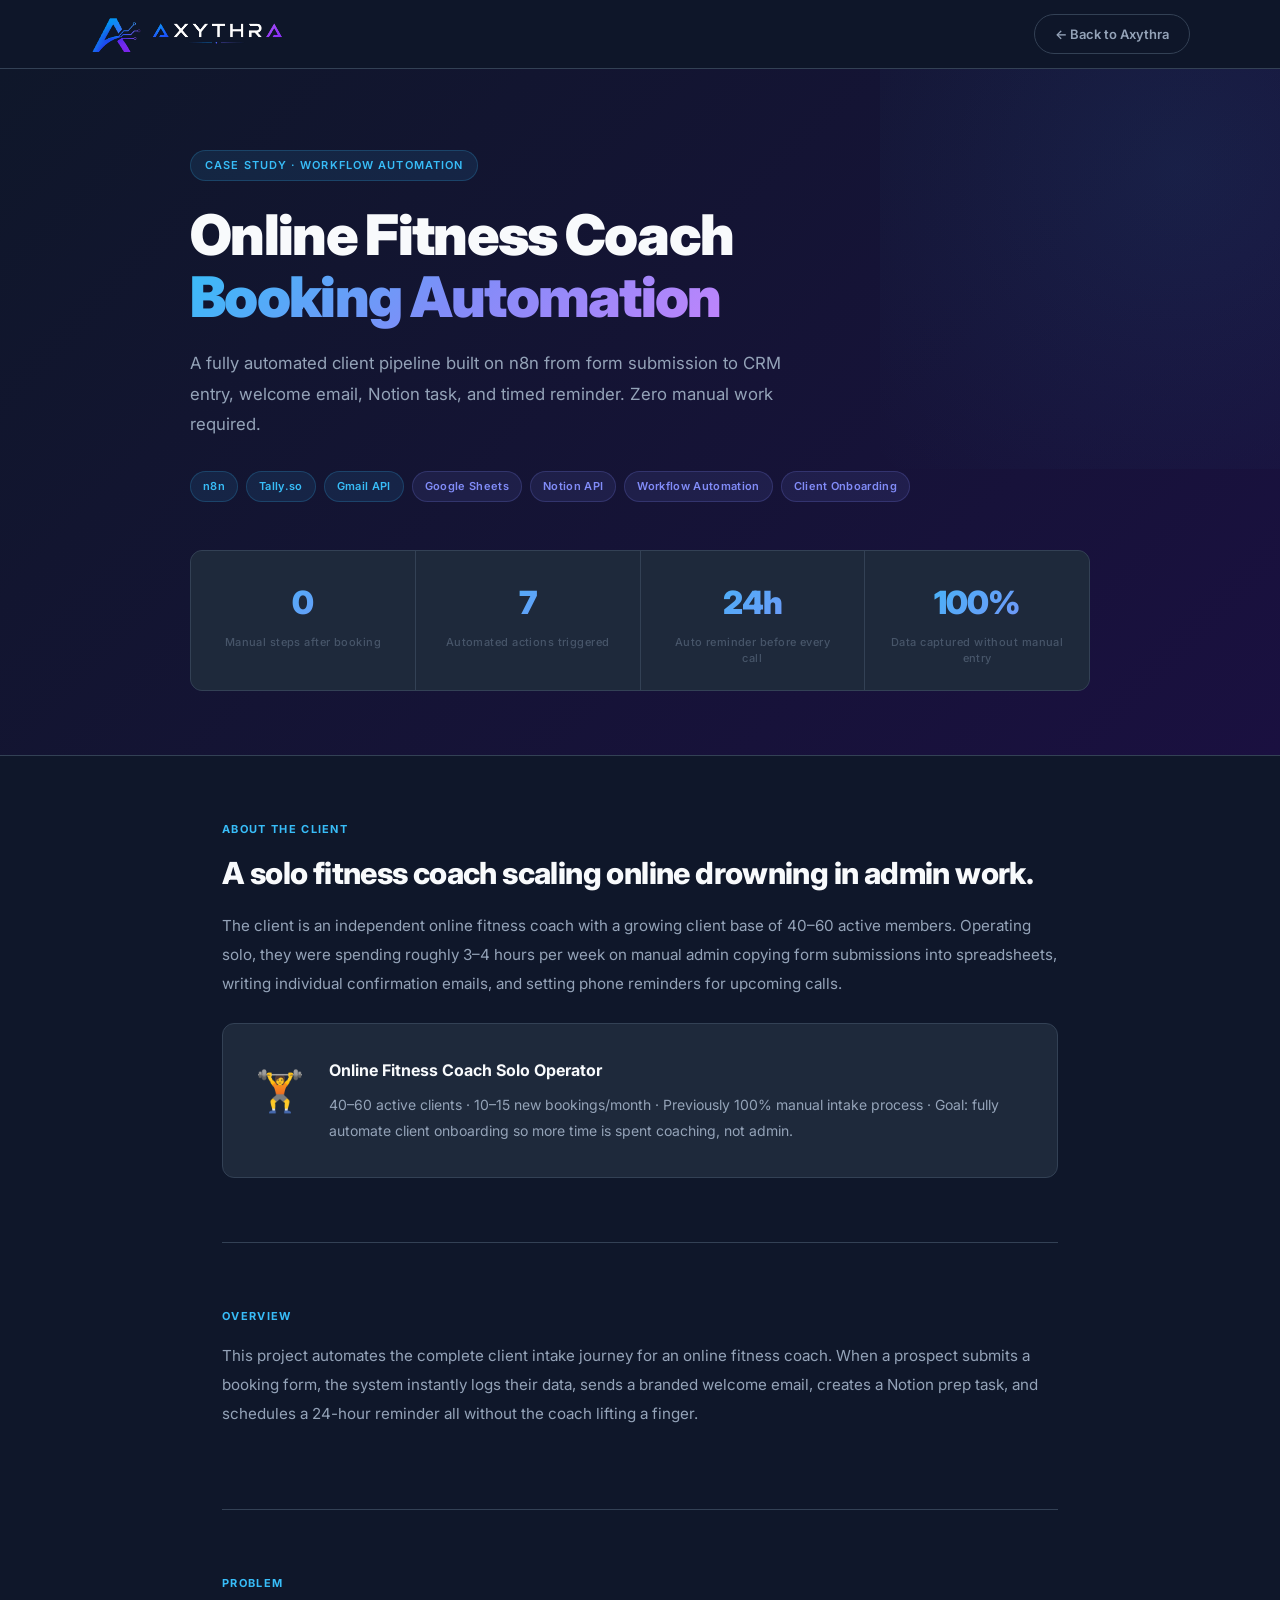
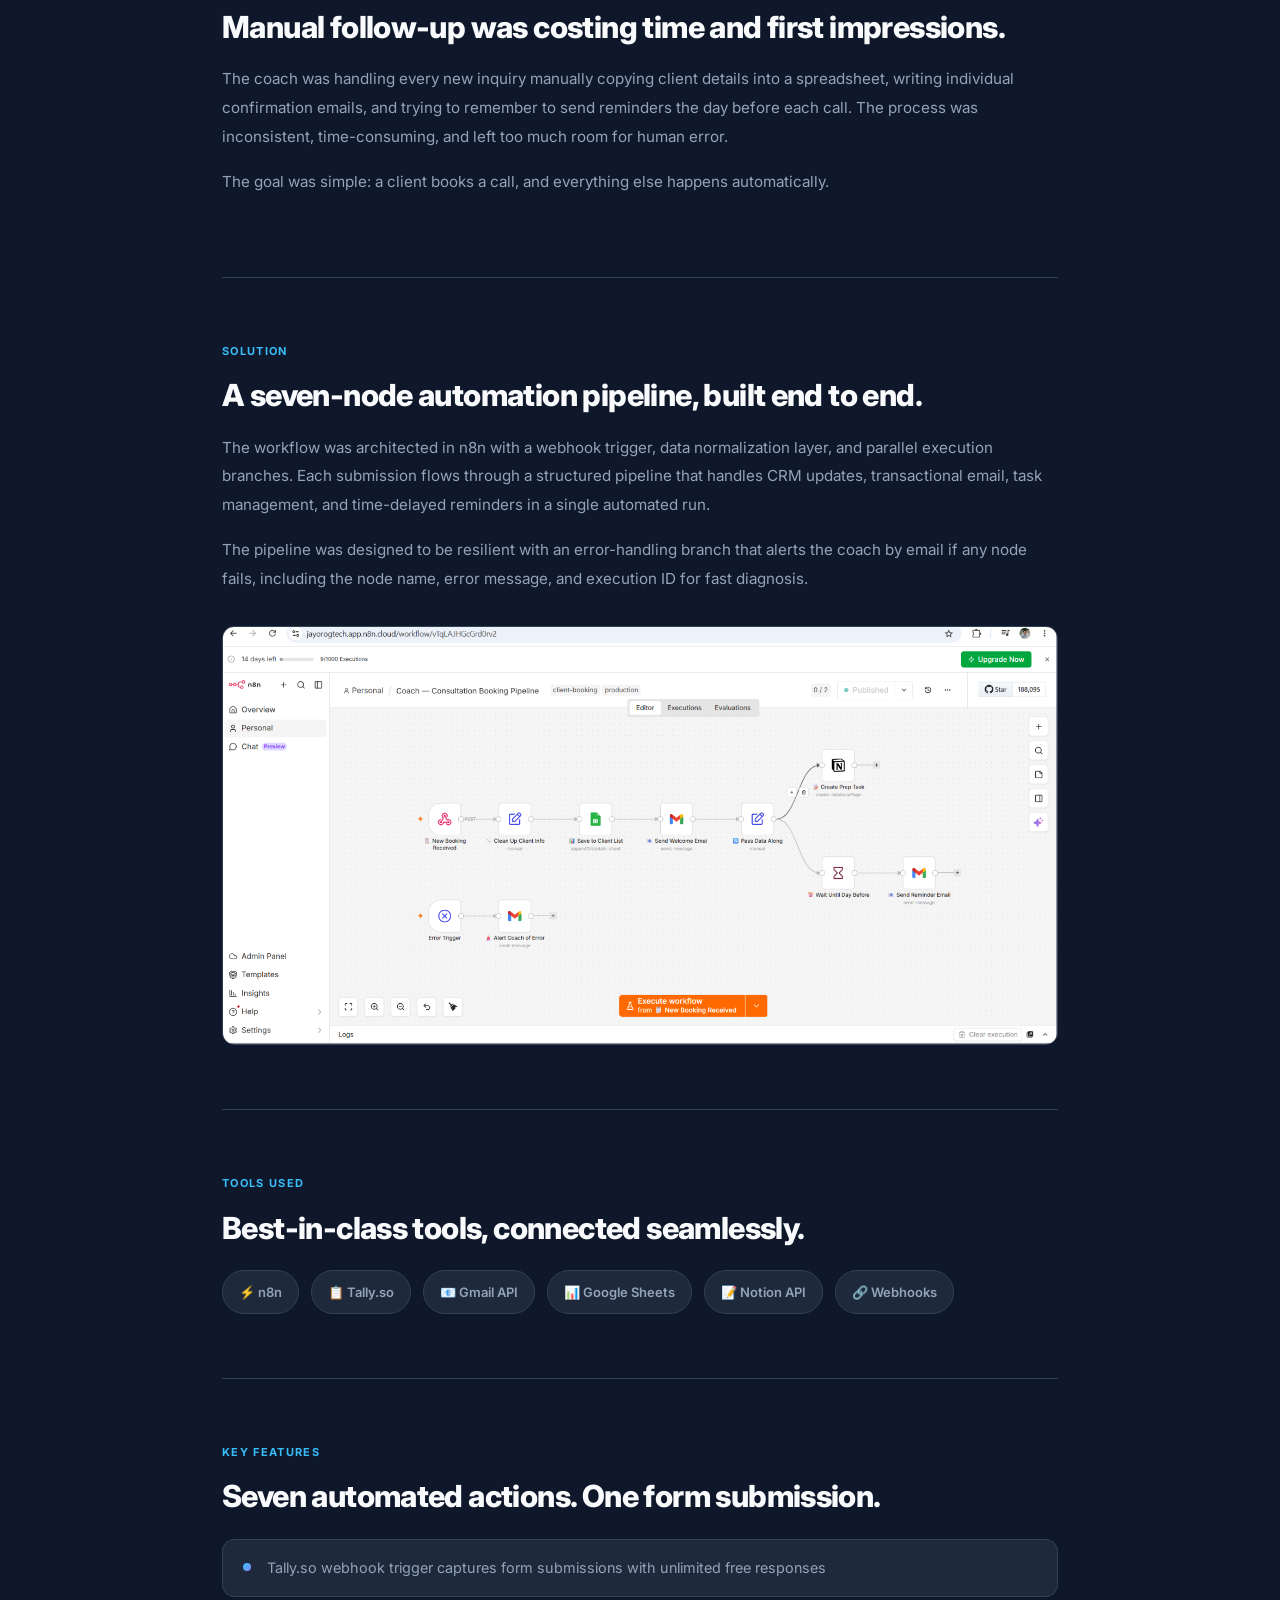
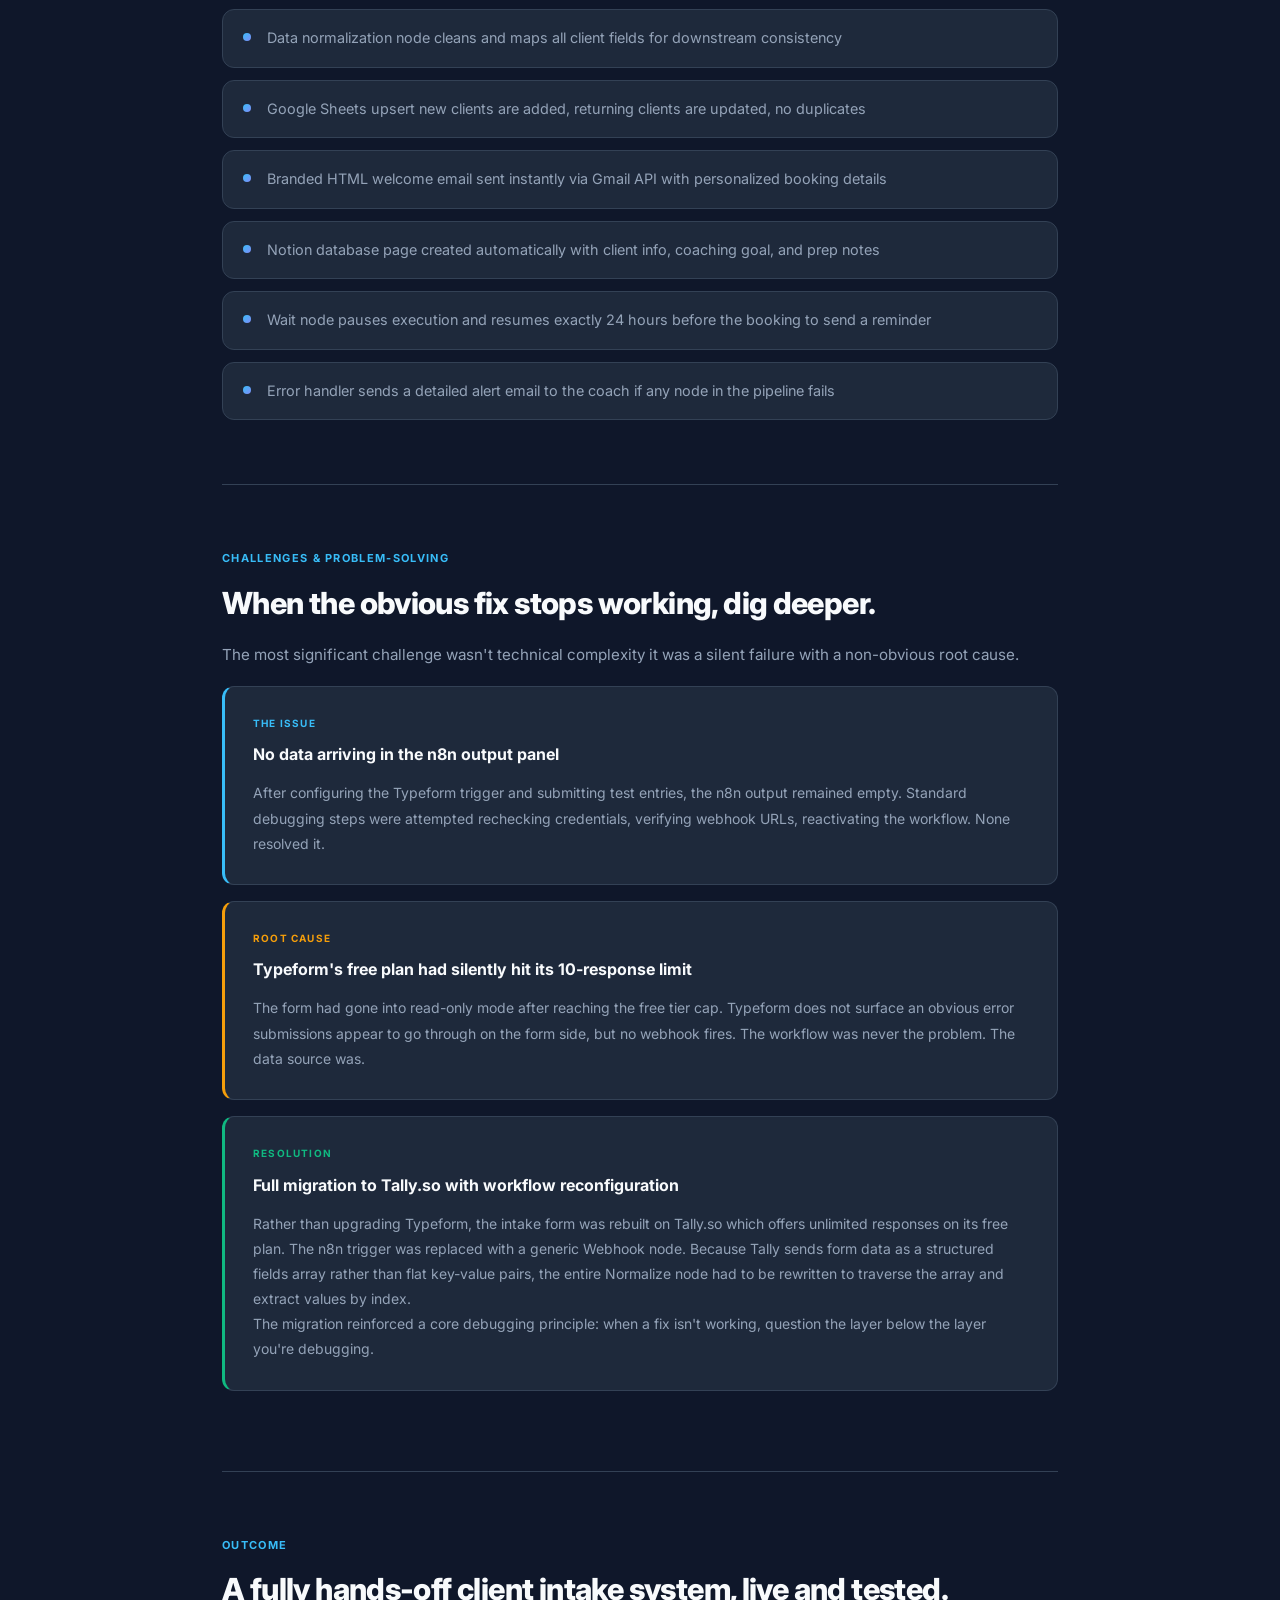
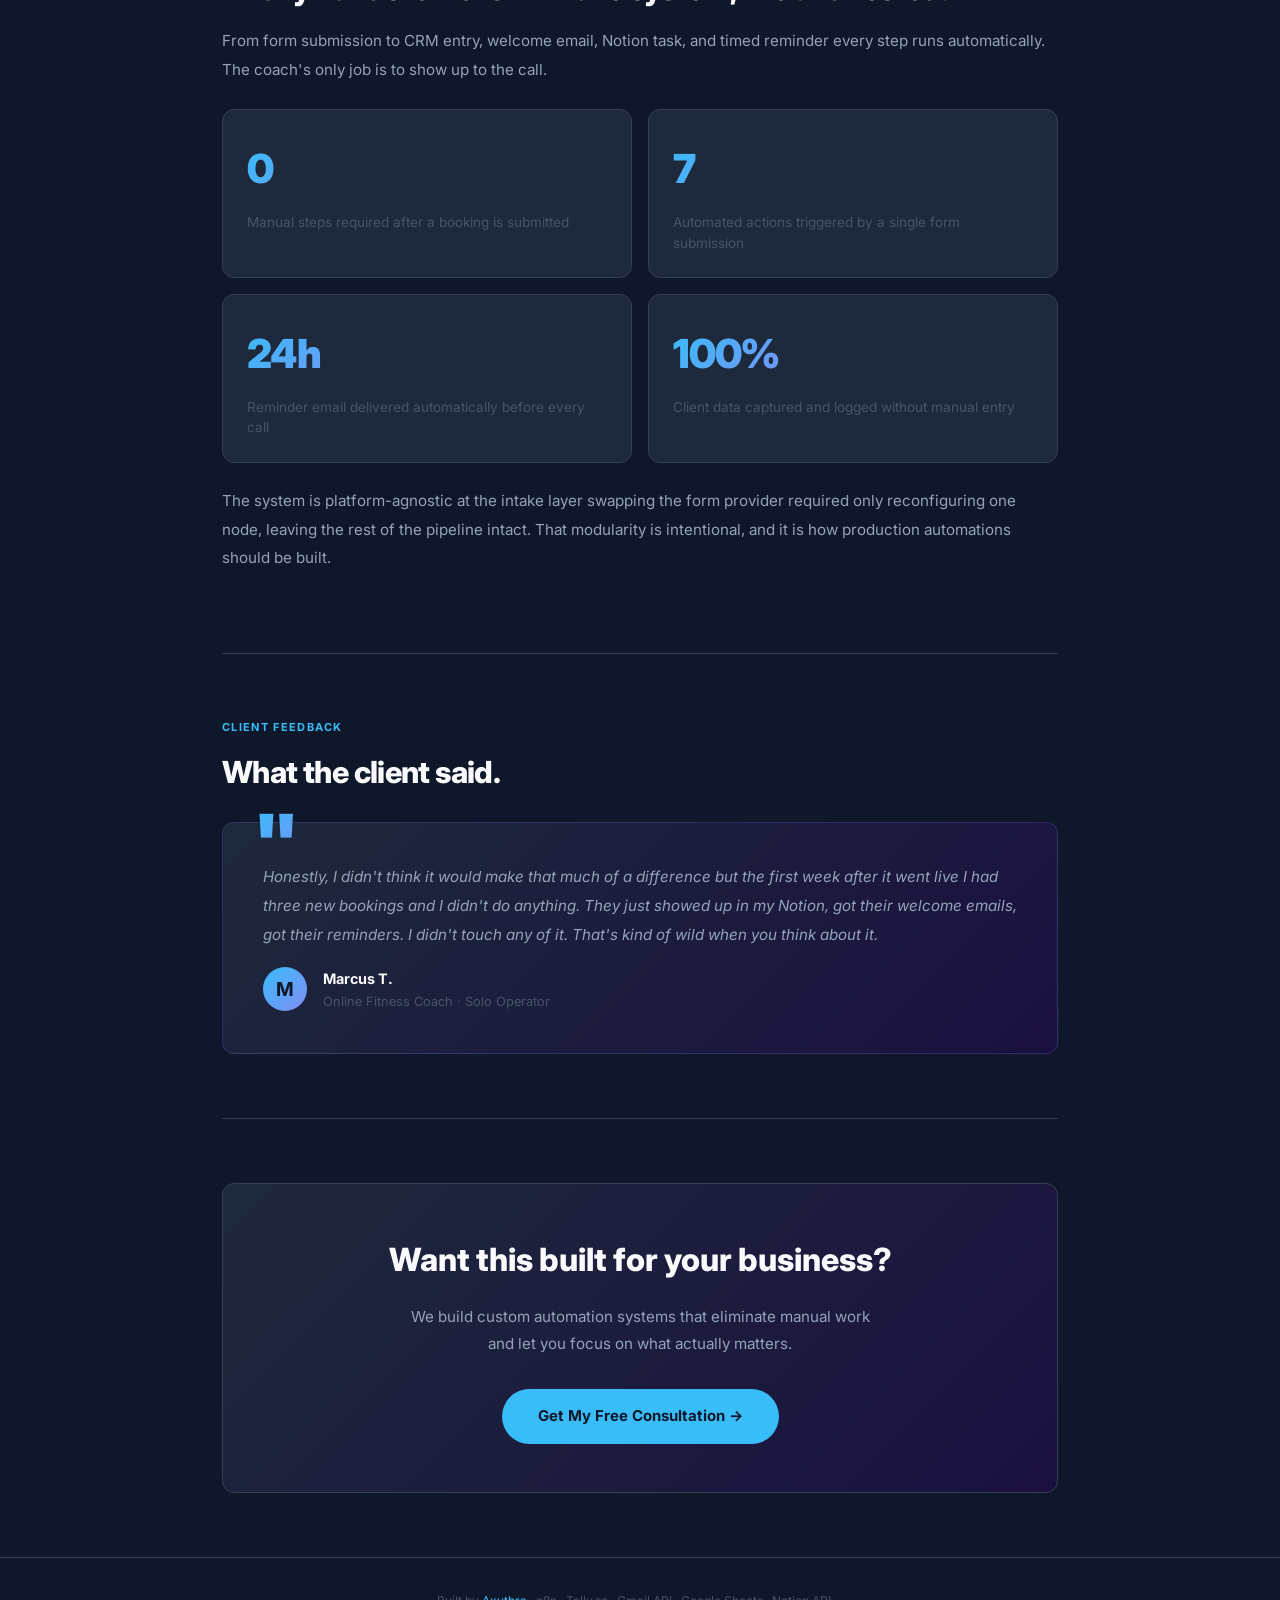
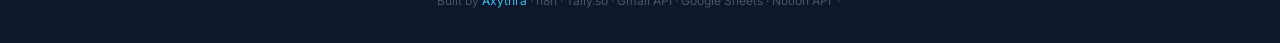
<file: casestudy-fitness.html>
<!DOCTYPE html>
<html lang="en">
<head>
<meta charset="UTF-8">
<meta name="viewport" content="width=device-width, initial-scale=1.0">
<link rel="icon" href="favicon.ico" />
<link rel="icon" type="image/png" sizes="32x32" href="favicon-32x32.png" />
<link rel="icon" type="image/png" sizes="16x16" href="favicon-16x16.png" />
<title>Case Study  Fitness Coach Booking Automation | Axythra</title>
<meta name="description" content="How Axythra built a fully automated client intake pipeline for an online fitness coach using n8n  reducing manual work to zero and automating 7 actions from a single form submission." />
<meta name="keywords" content="n8n automation case study, fitness coach automation, client onboarding automation, workflow automation Philippines, AI automation specialist" />
<meta name="robots" content="index, follow" />
<meta property="og:title" content="Fitness Coach Booking Automation  Axythra Case Study" />
<meta property="og:description" content="7 automated actions. Zero manual steps. See how we built a fully automated client intake system for an online fitness coach." />
<meta property="og:url" content="https://axythra.tech/casestudy-fitness.html" />
<meta property="og:type" content="article" />
<link rel="preconnect" href="https://fonts.googleapis.com" />
<link rel="preconnect" href="https://fonts.gstatic.com" crossorigin />
<link href="https://fonts.googleapis.com/css2?family=Inter:wght@300;400;500;600;700;800;900&display=swap" rel="stylesheet">
<style>
:root {
  --color-bg-primary:    #0F172A;
  --color-bg-secondary:  #1E293B;
  --color-bg-tertiary:   #334155;
  --color-accent-primary:   #38BDF8;
  --color-accent-secondary: #818CF8;
  --color-accent-tertiary:  #C084FC;
  --color-text-primary:   #F8FAFC;
  --color-text-secondary: #94A3B8;
  --color-text-muted:     #475569;
  --font-main: 'Inter', sans-serif;
  --radius-sm: 6px;
  --radius-md: 12px;
  --radius-pill: 999px;
  --transition: 0.3s cubic-bezier(0.6, 0.04, 0.12, 0.96);
}

*, *::before, *::after { box-sizing: border-box; margin: 0; padding: 0; }
html { scroll-behavior: smooth; scroll-padding-top: 80px; }

body {
  background: var(--color-bg-primary);
  color: var(--color-text-primary);
  font-family: var(--font-main);
  font-size: 16px;
  line-height: 1.75;
  -webkit-font-smoothing: antialiased;
}

/* NAVBAR */
.navbar {
  position: sticky;
  top: 0;
  z-index: 100;
  background: rgba(15, 23, 42, 0.95);
  backdrop-filter: blur(12px);
  border-bottom: 1px solid var(--color-bg-tertiary);
  padding: 0 2rem;
}

.navbar-inner {
  max-width: 1100px;
  margin: 0 auto;
  height: 68px;
  display: flex;
  align-items: center;
  justify-content: space-between;
}

.navbar-logo {
  display: flex;
  align-items: center;
  gap: 10px;
  text-decoration: none;
}

.logo-text {
  font-size: 18px;
  font-weight: 800;
  letter-spacing: 0.08em;
  background: linear-gradient(135deg, #38BDF8, #818CF8, #C084FC);
  -webkit-background-clip: text;
  -webkit-text-fill-color: transparent;
  background-clip: text;
}

.btn-back {
  display: inline-flex;
  align-items: center;
  gap: 8px;
  padding: 8px 20px;
  border-radius: var(--radius-pill);
  background: transparent;
  border: 1.5px solid var(--color-bg-tertiary);
  color: var(--color-text-secondary);
  font-size: 13px;
  font-weight: 600;
  text-decoration: none;
  transition: all var(--transition);
}

.btn-back:hover {
  border-color: var(--color-accent-primary);
  color: var(--color-accent-primary);
}

/* HERO */
.hero {
  background: linear-gradient(135deg, #0F172A 0%, #1a1040 100%);
  border-bottom: 1px solid var(--color-bg-tertiary);
  padding: 5rem 2rem 4rem;
  position: relative;
  overflow: hidden;
}

.hero::before {
  content: '';
  position: absolute;
  top: -200px;
  right: -200px;
  width: 600px;
  height: 600px;
  background: radial-gradient(circle, rgba(56,189,248,0.08), transparent);
  pointer-events: none;
}

.hero-inner {
  max-width: 900px;
  margin: 0 auto;
}

.hero-tag {
  display: inline-flex;
  align-items: center;
  gap: 8px;
  font-size: 11px;
  font-weight: 600;
  letter-spacing: 0.1em;
  text-transform: uppercase;
  color: var(--color-accent-primary);
  background: rgba(56, 189, 248, 0.1);
  border: 1px solid rgba(56, 189, 248, 0.2);
  padding: 5px 14px;
  border-radius: var(--radius-pill);
  margin-bottom: 1.5rem;
}

.hero h1 {
  font-size: clamp(2rem, 5vw, 3.5rem);
  font-weight: 900;
  line-height: 1.1;
  letter-spacing: -0.03em;
  color: var(--color-text-primary);
  margin-bottom: 1.25rem;
}

.hero h1 span {
  background: linear-gradient(135deg, #38BDF8, #818CF8, #C084FC);
  -webkit-background-clip: text;
  -webkit-text-fill-color: transparent;
  background-clip: text;
}

.hero-desc {
  font-size: 1.05rem;
  color: var(--color-text-secondary);
  max-width: 620px;
  line-height: 1.8;
  margin-bottom: 2rem;
}

.hero-tags {
  display: flex;
  flex-wrap: wrap;
  gap: 0.5rem;
  margin-bottom: 3rem;
}

.pill {
  font-size: 11px;
  font-weight: 600;
  padding: 5px 12px;
  border-radius: var(--radius-pill);
  background: rgba(129, 140, 248, 0.1);
  color: var(--color-accent-secondary);
  border: 1px solid rgba(129, 140, 248, 0.2);
  letter-spacing: 0.03em;
}

.pill.cyan {
  background: rgba(56, 189, 248, 0.1);
  color: var(--color-accent-primary);
  border-color: rgba(56, 189, 248, 0.2);
}

/* STAT BANNER */
.stat-banner {
  display: grid;
  grid-template-columns: repeat(4, 1fr);
  gap: 1px;
  background: var(--color-bg-tertiary);
  border-radius: var(--radius-md);
  overflow: hidden;
  border: 1px solid var(--color-bg-tertiary);
}

.stat-banner-item {
  background: var(--color-bg-secondary);
  padding: 1.5rem;
  text-align: center;
}

.stat-banner-num {
  font-size: 2rem;
  font-weight: 900;
  letter-spacing: -0.03em;
  background: linear-gradient(135deg, #38BDF8, #818CF8);
  -webkit-background-clip: text;
  -webkit-text-fill-color: transparent;
  background-clip: text;
  margin-bottom: 0.25rem;
}

.stat-banner-label {
  font-size: 11px;
  color: var(--color-text-muted);
  font-weight: 500;
  letter-spacing: 0.04em;
  line-height: 1.4;
}

/* MAIN CONTENT */
.content {
  max-width: 900px;
  margin: 0 auto;
  padding: 4rem 2rem;
}

/* SECTION */
.cs-section {
  margin-bottom: 4rem;
  padding-bottom: 4rem;
  border-bottom: 1px solid var(--color-bg-tertiary);
}

.cs-section:last-child {
  border-bottom: none;
}

.section-label {
  font-size: 11px;
  font-weight: 700;
  letter-spacing: 0.12em;
  text-transform: uppercase;
  color: var(--color-accent-primary);
  margin-bottom: 1rem;
}

.cs-section h2 {
  font-size: clamp(1.4rem, 3vw, 1.9rem);
  font-weight: 800;
  line-height: 1.2;
  letter-spacing: -0.02em;
  color: var(--color-text-primary);
  margin-bottom: 1.25rem;
}

.cs-section p {
  font-size: 0.95rem;
  color: var(--color-text-secondary);
  line-height: 1.9;
  margin-bottom: 1rem;
}

/* ABOUT CLIENT */
.client-card {
  background: var(--color-bg-secondary);
  border: 1px solid var(--color-bg-tertiary);
  border-radius: var(--radius-md);
  padding: 2rem;
  display: flex;
  gap: 1.5rem;
  align-items: flex-start;
  margin-top: 1.5rem;
}

.client-icon {
  font-size: 2.5rem;
  flex-shrink: 0;
}

.client-info h3 {
  font-size: 1rem;
  font-weight: 700;
  color: var(--color-text-primary);
  margin-bottom: 0.5rem;
}

.client-info p {
  font-size: 0.875rem;
  color: var(--color-text-secondary);
  margin-bottom: 0;
}

/* FEATURES LIST */
.features {
  list-style: none;
  display: grid;
  gap: 0.75rem;
  margin-top: 1.5rem;
}

.features li {
  display: flex;
  gap: 1rem;
  align-items: flex-start;
  font-size: 0.9rem;
  color: var(--color-text-secondary);
  padding: 1rem 1.25rem;
  background: var(--color-bg-secondary);
  border: 1px solid var(--color-bg-tertiary);
  border-radius: var(--radius-md);
  line-height: 1.7;
  transition: border-color var(--transition);
}

.features li:hover {
  border-color: var(--color-accent-secondary);
}

.feature-dot {
  width: 8px;
  height: 8px;
  border-radius: 50%;
  background: linear-gradient(135deg, #38BDF8, #818CF8);
  margin-top: 7px;
  flex-shrink: 0;
}

/* CHALLENGE BLOCKS */
.challenge-block {
  background: var(--color-bg-secondary);
  border: 1px solid var(--color-bg-tertiary);
  border-left: 3px solid var(--color-accent-primary);
  border-radius: var(--radius-md);
  padding: 1.75rem;
  margin-bottom: 1rem;
}

.challenge-block.warning {
  border-left-color: #F59E0B;
}

.challenge-block.success {
  border-left-color: #10B981;
}

.ch-label {
  font-size: 10px;
  font-weight: 700;
  letter-spacing: 0.12em;
  text-transform: uppercase;
  color: var(--color-accent-primary);
  margin-bottom: 0.5rem;
}

.challenge-block.warning .ch-label { color: #F59E0B; }
.challenge-block.success .ch-label { color: #10B981; }

.challenge-block h3 {
  font-size: 1rem;
  font-weight: 700;
  color: var(--color-text-primary);
  margin-bottom: 0.75rem;
}

.challenge-block p {
  font-size: 0.875rem;
  color: var(--color-text-secondary);
  line-height: 1.8;
  margin-bottom: 0;
}

/* TOOLS SECTION */
.tools-grid {
  display: flex;
  flex-wrap: wrap;
  gap: 0.75rem;
  margin-top: 1.5rem;
}

.tool-item {
  display: flex;
  align-items: center;
  gap: 0.5rem;
  padding: 0.6rem 1rem;
  background: var(--color-bg-secondary);
  border: 1px solid var(--color-bg-tertiary);
  border-radius: var(--radius-pill);
  font-size: 13px;
  font-weight: 600;
  color: var(--color-text-secondary);
  transition: all var(--transition);
}

.tool-item:hover {
  border-color: var(--color-accent-primary);
  color: var(--color-accent-primary);
}

/* OUTCOME GRID */
.outcome-grid {
  display: grid;
  grid-template-columns: repeat(2, 1fr);
  gap: 1rem;
  margin-top: 1.5rem;
}

.outcome-item {
  background: var(--color-bg-secondary);
  border: 1px solid var(--color-bg-tertiary);
  border-radius: var(--radius-md);
  padding: 1.5rem;
  transition: all var(--transition);
}

.outcome-item:hover {
  border-color: var(--color-accent-secondary);
  transform: translateY(-3px);
}

.outcome-num {
  font-size: 2.5rem;
  font-weight: 900;
  letter-spacing: -0.03em;
  background: linear-gradient(135deg, #38BDF8, #818CF8, #C084FC);
  -webkit-background-clip: text;
  -webkit-text-fill-color: transparent;
  background-clip: text;
  margin-bottom: 0.5rem;
}

.outcome-label {
  font-size: 0.85rem;
  color: var(--color-text-muted);
  line-height: 1.5;
}

/* TESTIMONIAL */
.testimonial {
  background: linear-gradient(135deg, #1E293B, #1a1040);
  border: 1px solid rgba(129, 140, 248, 0.2);
  border-radius: var(--radius-md);
  padding: 2.5rem;
  margin-top: 2rem;
  position: relative;
}

.testimonial::before {
  content: '"';
  position: absolute;
  top: -20px;
  left: 2rem;
  font-size: 5rem;
  font-weight: 900;
  background: linear-gradient(135deg, #38BDF8, #818CF8);
  -webkit-background-clip: text;
  -webkit-text-fill-color: transparent;
  background-clip: text;
  line-height: 1;
}

.testimonial-text {
  font-size: 1.05rem;
  color: var(--color-text-primary);
  line-height: 1.8;
  font-style: italic;
  margin-bottom: 1.5rem;
}

.testimonial-author {
  display: flex;
  align-items: center;
  gap: 1rem;
}

.author-avatar {
  width: 44px;
  height: 44px;
  border-radius: 50%;
  background: linear-gradient(135deg, #38BDF8, #818CF8);
  display: flex;
  align-items: center;
  justify-content: center;
  font-size: 1.2rem;
  font-weight: 700;
  color: #0F172A;
}

.author-name {
  font-size: 0.9rem;
  font-weight: 700;
  color: var(--color-text-primary);
}

.author-title {
  font-size: 0.8rem;
  color: var(--color-text-muted);
}

/* CTA */
.cta-section {
  background: linear-gradient(135deg, #1E293B, #1a1040);
  border: 1px solid var(--color-bg-tertiary);
  border-radius: var(--radius-md);
  padding: 3rem;
  text-align: center;
  margin-top: 4rem;
}

.cta-section h2 {
  font-size: clamp(1.5rem, 3vw, 2rem);
  font-weight: 800;
  color: var(--color-text-primary);
  margin-bottom: 1rem;
}

.cta-section p {
  font-size: 0.95rem;
  color: var(--color-text-secondary);
  margin-bottom: 2rem;
  max-width: 480px;
  margin-left: auto;
  margin-right: auto;
}

.btn-primary {
  display: inline-block;
  padding: 14px 36px;
  border-radius: var(--radius-pill);
  background: var(--color-accent-primary);
  color: #0F172A;
  font-size: 15px;
  font-weight: 700;
  text-decoration: none;
  transition: all var(--transition);
}

.btn-primary:hover {
  transform: translateY(-2px);
  box-shadow: 0 8px 32px rgba(56, 189, 248, 0.35);
}

/* FOOTER */
.footer {
  border-top: 1px solid var(--color-bg-tertiary);
  padding: 2rem;
  text-align: center;
}

.footer p {
  font-size: 12px;
  color: var(--color-text-muted);
}

.footer a {
  color: var(--color-accent-primary);
  text-decoration: none;
}

/* RESPONSIVE */
@media (max-width: 768px) {
  .stat-banner { grid-template-columns: repeat(2, 1fr); }
  .outcome-grid { grid-template-columns: 1fr; }
  .hero { padding: 3rem 1.25rem 2.5rem; }
  .content { padding: 2.5rem 1.25rem; }
}

/* ANIMATIONS */
@keyframes fadeUp {
  from { opacity: 0; transform: translateY(20px); }
  to { opacity: 1; transform: translateY(0); }
}

.hero-inner { animation: fadeUp 0.7s ease both; }
.stat-banner { animation: fadeUp 0.7s ease 0.2s both; }
.cs-section { animation: fadeUp 0.6s ease both; }
</style>
</head>
<body>

<!-- NAVBAR -->
<nav class="navbar">
  <div class="navbar-inner">
    <a href="index.html" class="navbar-logo">
      <img src="images/AXYTHRA_LOGO.svg" alt="Axythra" height="40" />
    </a>
    <a href="index.html" class="btn-back">← Back to Axythra</a>
  </div>
</nav>

<!-- HERO -->
<section class="hero">
  <div class="hero-inner">
    <div class="hero-tag">Case Study · Workflow Automation</div>
    <h1>Online Fitness Coach<br><span>Booking Automation</span></h1>
    <p class="hero-desc">A fully automated client pipeline built on n8n  from form submission to CRM entry, welcome email, Notion task, and timed reminder. Zero manual work required.</p>
    <div class="hero-tags">
      <span class="pill cyan">n8n</span>
      <span class="pill cyan">Tally.so</span>
      <span class="pill cyan">Gmail API</span>
      <span class="pill">Google Sheets</span>
      <span class="pill">Notion API</span>
      <span class="pill">Workflow Automation</span>
      <span class="pill">Client Onboarding</span>
    </div>

    <!-- STAT BANNER -->
    <div class="stat-banner">
      <div class="stat-banner-item">
        <div class="stat-banner-num">0</div>
        <div class="stat-banner-label">Manual steps after booking</div>
      </div>
      <div class="stat-banner-item">
        <div class="stat-banner-num">7</div>
        <div class="stat-banner-label">Automated actions triggered</div>
      </div>
      <div class="stat-banner-item">
        <div class="stat-banner-num">24h</div>
        <div class="stat-banner-label">Auto reminder before every call</div>
      </div>
      <div class="stat-banner-item">
        <div class="stat-banner-num">100%</div>
        <div class="stat-banner-label">Data captured without manual entry</div>
      </div>
    </div>
  </div>
</section>

<!-- CONTENT -->
<div class="content">

  <!-- ABOUT CLIENT -->
  <div class="cs-section">
    <div class="section-label">About the Client</div>
    <h2>A solo fitness coach scaling online  drowning in admin work.</h2>
    <p>The client is an independent online fitness coach with a growing client base of 40–60 active members. Operating solo, they were spending roughly 3–4 hours per week on manual admin  copying form submissions into spreadsheets, writing individual confirmation emails, and setting phone reminders for upcoming calls.</p>
    <div class="client-card">
      <div class="client-icon">🏋️</div>
      <div class="client-info">
        <h3>Online Fitness Coach  Solo Operator</h3>
        <p>40–60 active clients · 10–15 new bookings/month · Previously 100% manual intake process · Goal: fully automate client onboarding so more time is spent coaching, not admin.</p>
      </div>
    </div>
  </div>

  <!-- OVERVIEW -->
  <div class="cs-section">
    <div class="section-label">Overview</div>
    <p>This project automates the complete client intake journey for an online fitness coach. When a prospect submits a booking form, the system instantly logs their data, sends a branded welcome email, creates a Notion prep task, and schedules a 24-hour reminder  all without the coach lifting a finger.</p>
  </div>

  <!-- PROBLEM -->
  <div class="cs-section">
    <div class="section-label">Problem</div>
    <h2>Manual follow-up was costing time and first impressions.</h2>
    <p>The coach was handling every new inquiry manually  copying client details into a spreadsheet, writing individual confirmation emails, and trying to remember to send reminders the day before each call. The process was inconsistent, time-consuming, and left too much room for human error.</p>
    <p>The goal was simple: a client books a call, and everything else happens automatically.</p>
  </div>

  <!-- SOLUTION -->
  <div class="cs-section">
    <div class="section-label">Solution</div>
    <h2>A seven-node automation pipeline, built end to end.</h2>
    <p>The workflow was architected in n8n with a webhook trigger, data normalization layer, and parallel execution branches. Each submission flows through a structured pipeline that handles CRM updates, transactional email, task management, and time-delayed reminders in a single automated run.</p>
    <p>The pipeline was designed to be resilient  with an error-handling branch that alerts the coach by email if any node fails, including the node name, error message, and execution ID for fast diagnosis.</p>
    <div style="margin-top: 2rem; border-radius: 12px; overflow: hidden; border: 1px solid #334155;">
      <img src="images/workflow-fitness.png" alt="n8n Workflow Diagram" style="width: 100%; display: block;" />
    </div>
  </div>

  <!-- TOOLS USED -->
  <div class="cs-section">
    <div class="section-label">Tools Used</div>
    <h2>Best-in-class tools, connected seamlessly.</h2>
    <div class="tools-grid">
      <div class="tool-item">⚡ n8n</div>
      <div class="tool-item">📋 Tally.so</div>
      <div class="tool-item">📧 Gmail API</div>
      <div class="tool-item">📊 Google Sheets</div>
      <div class="tool-item">📝 Notion API</div>
      <div class="tool-item">🔗 Webhooks</div>
    </div>
  </div>

  <!-- KEY FEATURES -->
  <div class="cs-section">
    <div class="section-label">Key Features</div>
    <h2>Seven automated actions. One form submission.</h2>
    <ul class="features">
      <li><div class="feature-dot"></div>Tally.so webhook trigger captures form submissions with unlimited free responses</li>
      <li><div class="feature-dot"></div>Data normalization node cleans and maps all client fields for downstream consistency</li>
      <li><div class="feature-dot"></div>Google Sheets upsert  new clients are added, returning clients are updated, no duplicates</li>
      <li><div class="feature-dot"></div>Branded HTML welcome email sent instantly via Gmail API with personalized booking details</li>
      <li><div class="feature-dot"></div>Notion database page created automatically with client info, coaching goal, and prep notes</li>
      <li><div class="feature-dot"></div>Wait node pauses execution and resumes exactly 24 hours before the booking to send a reminder</li>
      <li><div class="feature-dot"></div>Error handler sends a detailed alert email to the coach if any node in the pipeline fails</li>
    </ul>
  </div>

  <!-- CHALLENGES -->
  <div class="cs-section">
    <div class="section-label">Challenges & Problem-Solving</div>
    <h2>When the obvious fix stops working, dig deeper.</h2>
    <p>The most significant challenge wasn't technical complexity  it was a silent failure with a non-obvious root cause.</p>

    <div class="challenge-block">
      <div class="ch-label">The Issue</div>
      <h3>No data arriving in the n8n output panel</h3>
      <p>After configuring the Typeform trigger and submitting test entries, the n8n output remained empty. Standard debugging steps were attempted  rechecking credentials, verifying webhook URLs, reactivating the workflow. None resolved it.</p>
    </div>

    <div class="challenge-block warning">
      <div class="ch-label">Root Cause</div>
      <h3>Typeform's free plan had silently hit its 10-response limit</h3>
      <p>The form had gone into read-only mode after reaching the free tier cap. Typeform does not surface an obvious error  submissions appear to go through on the form side, but no webhook fires. The workflow was never the problem. The data source was.</p>
    </div>

    <div class="challenge-block success">
      <div class="ch-label">Resolution</div>
      <h3>Full migration to Tally.so with workflow reconfiguration</h3>
      <p>Rather than upgrading Typeform, the intake form was rebuilt on Tally.so  which offers unlimited responses on its free plan. The n8n trigger was replaced with a generic Webhook node. Because Tally sends form data as a structured fields array rather than flat key-value pairs, the entire Normalize node had to be rewritten to traverse the array and extract values by index.</p>
      <p>The migration reinforced a core debugging principle: when a fix isn't working, question the layer below the layer you're debugging.</p>
    </div>
  </div>

  <!-- OUTCOME -->
  <div class="cs-section">
    <div class="section-label">Outcome</div>
    <h2>A fully hands-off client intake system, live and tested.</h2>
    <p>From form submission to CRM entry, welcome email, Notion task, and timed reminder  every step runs automatically. The coach's only job is to show up to the call.</p>

    <div class="outcome-grid">
      <div class="outcome-item">
        <div class="outcome-num">0</div>
        <div class="outcome-label">Manual steps required after a booking is submitted</div>
      </div>
      <div class="outcome-item">
        <div class="outcome-num">7</div>
        <div class="outcome-label">Automated actions triggered by a single form submission</div>
      </div>
      <div class="outcome-item">
        <div class="outcome-num">24h</div>
        <div class="outcome-label">Reminder email delivered automatically before every call</div>
      </div>
      <div class="outcome-item">
        <div class="outcome-num">100%</div>
        <div class="outcome-label">Client data captured and logged without manual entry</div>
      </div>
    </div>

    <p style="margin-top: 1.5rem;">The system is platform-agnostic at the intake layer  swapping the form provider required only reconfiguring one node, leaving the rest of the pipeline intact. That modularity is intentional, and it is how production automations should be built.</p>
  </div>

  <!-- TESTIMONIAL -->
  <div class="cs-section">
    <div class="section-label">Client Feedback</div>
    <h2>What the client said.</h2>
    <div class="testimonial">
      <p class="testimonial-text">Honestly, I didn't think it would make that much of a difference  but the first week after it went live I had three new bookings and I didn't do anything. They just showed up in my Notion, got their welcome emails, got their reminders. I didn't touch any of it. That's kind of wild when you think about it.</p>
      <div class="testimonial-author">
        <div class="author-avatar">M</div>
        <div>
          <div class="author-name">Marcus T.</div>
          <div class="author-title">Online Fitness Coach · Solo Operator</div>
        </div>
      </div>
    </div>
  </div>

  <!-- CTA -->
  <div class="cta-section">
    <h2>Want this built for your business?</h2>
    <p>We build custom automation systems that eliminate manual work and let you focus on what actually matters.</p>
    <a href="index.html#contact" class="btn-primary">Get My Free Consultation →</a>
  </div>

</div>

<!-- FOOTER -->
<footer class="footer">
  <p>Built by <a href="index.html">Axythra</a> · n8n · Tally.so · Gmail API · Google Sheets · Notion API &nbsp;·&nbsp;</p>
</footer>

</body>
</html>
</file>
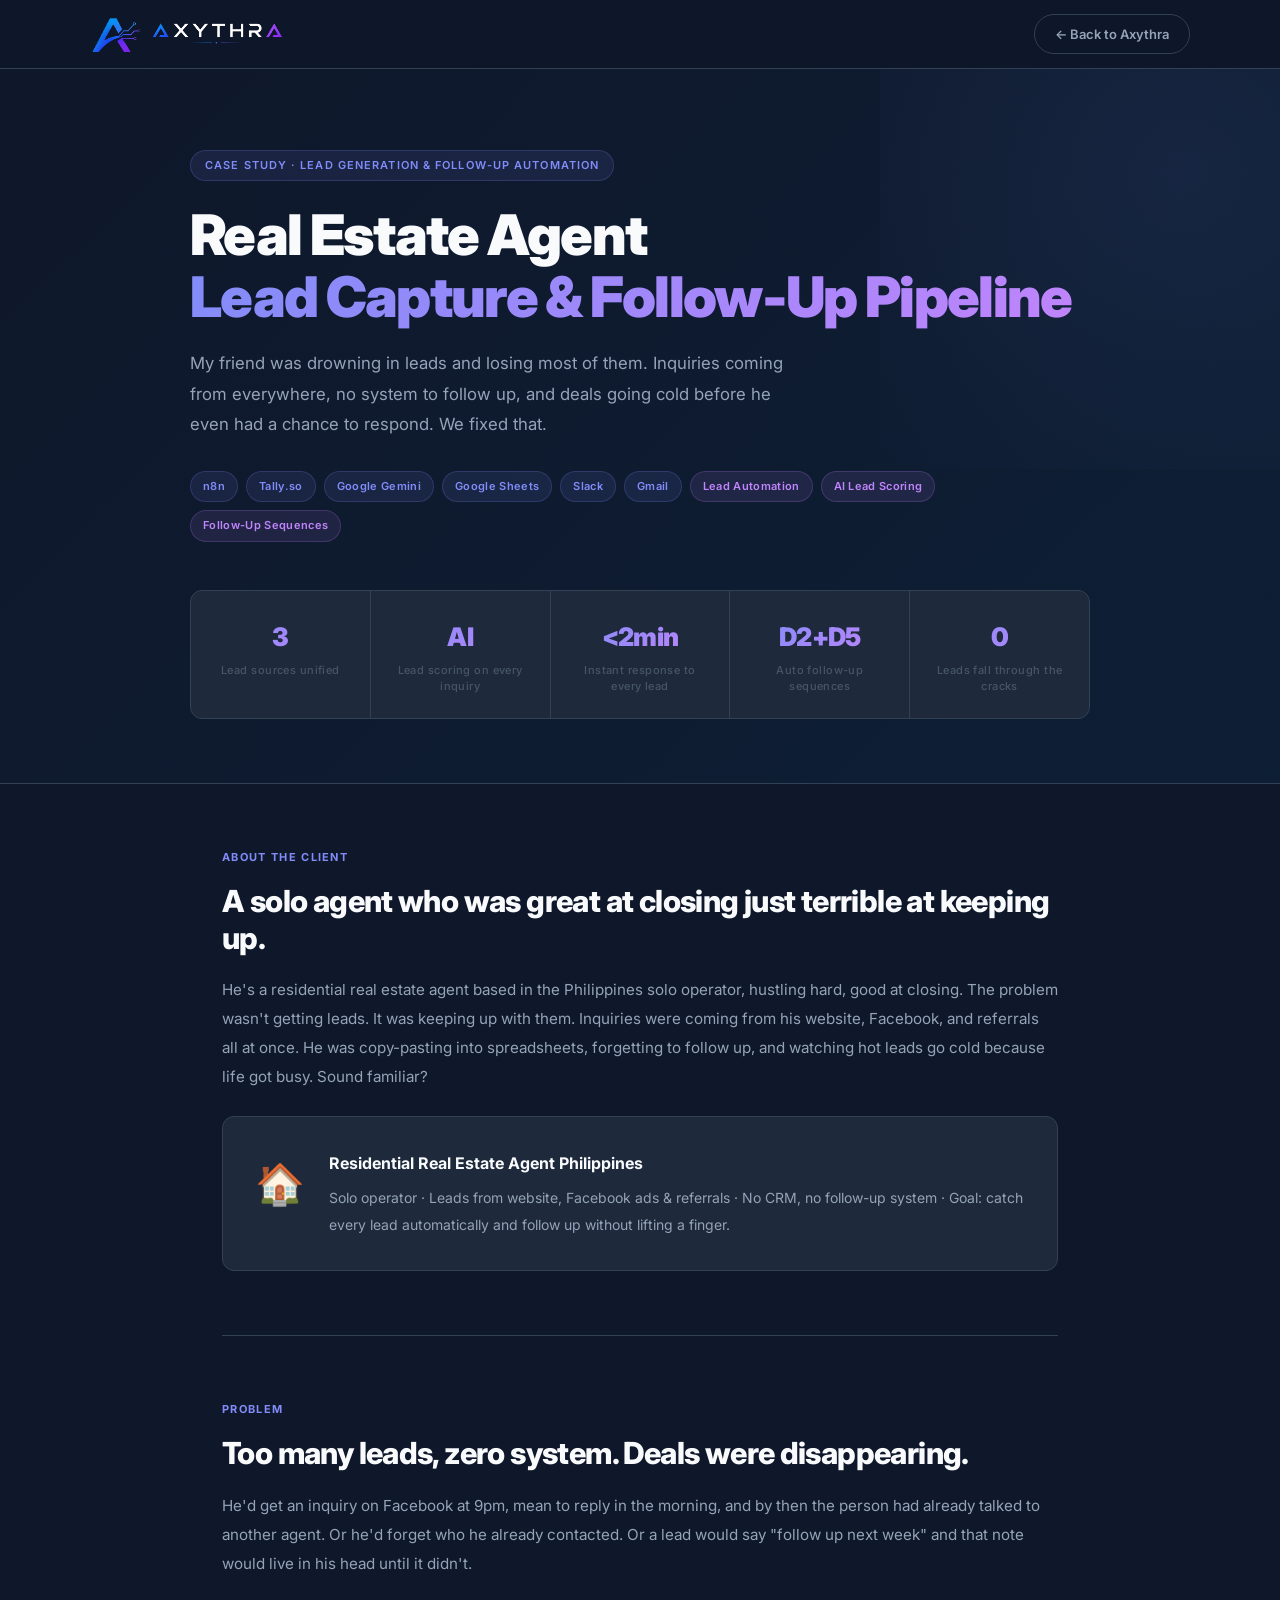
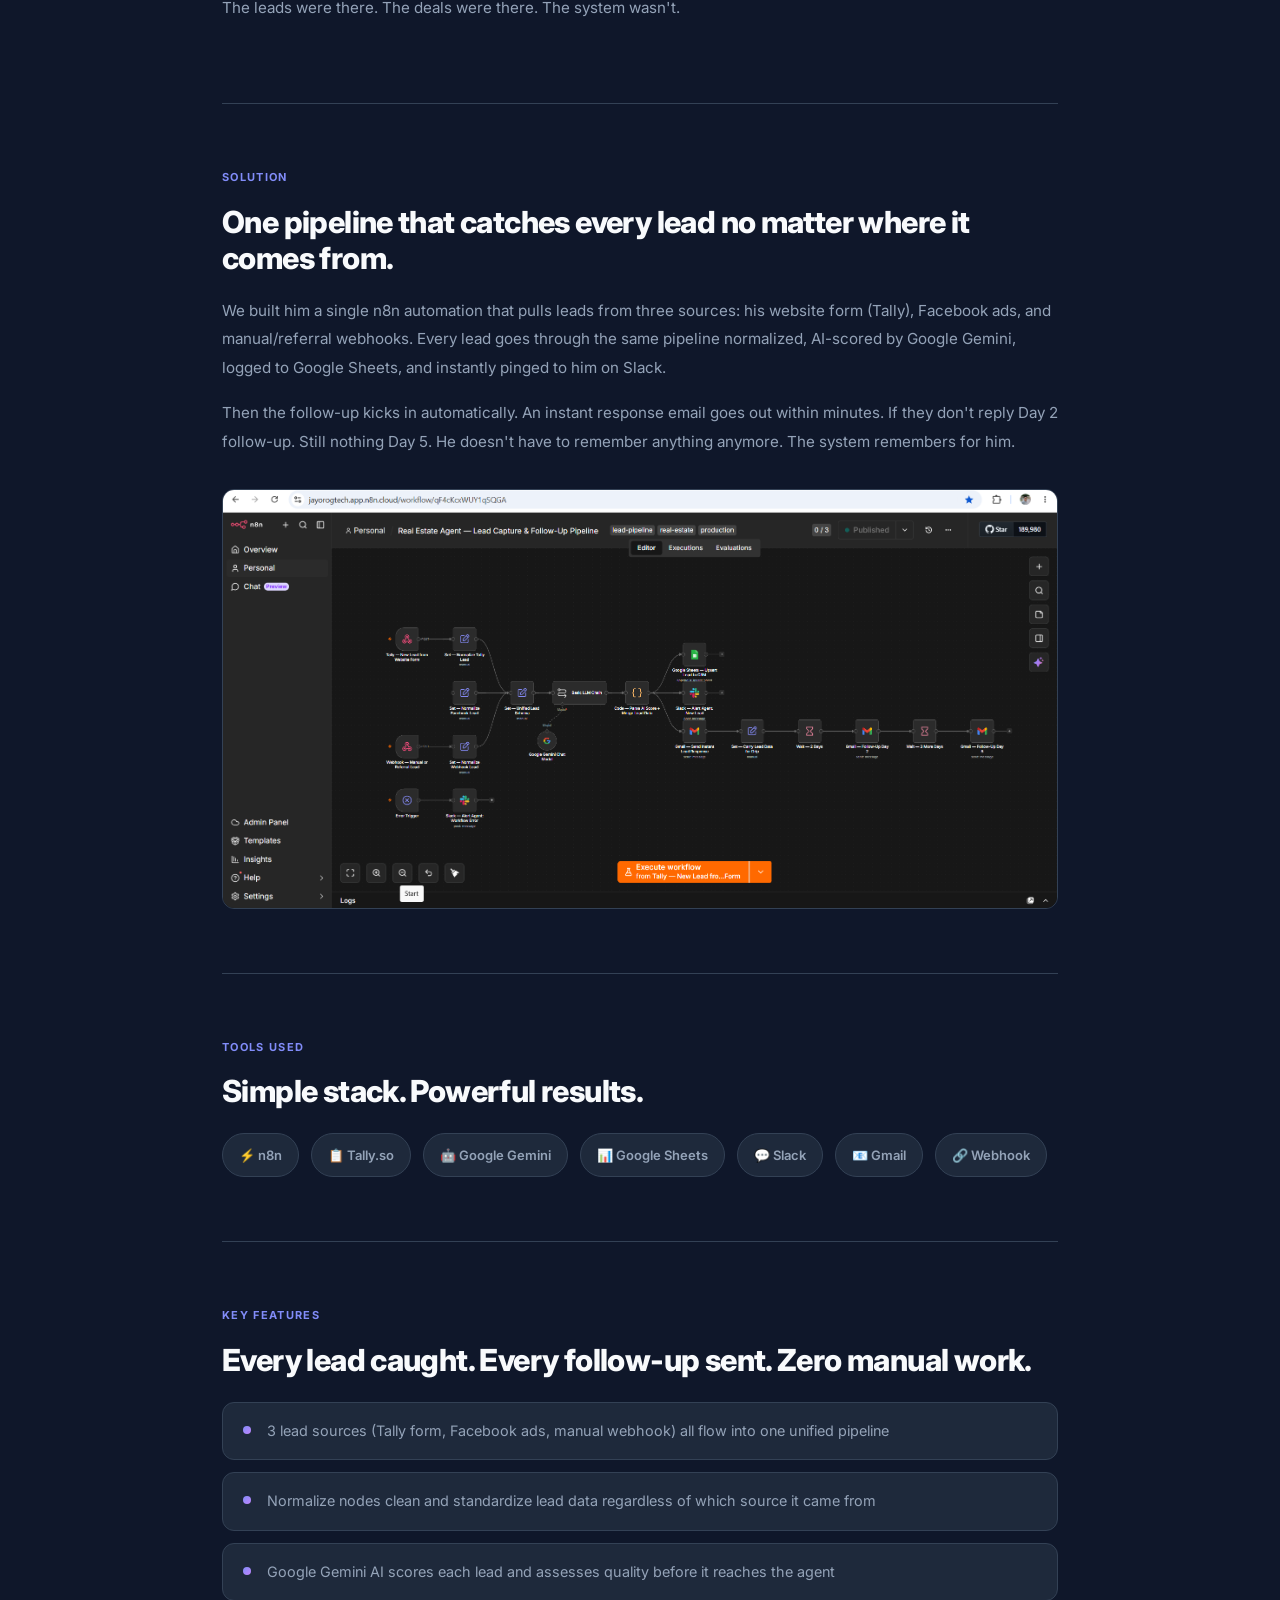
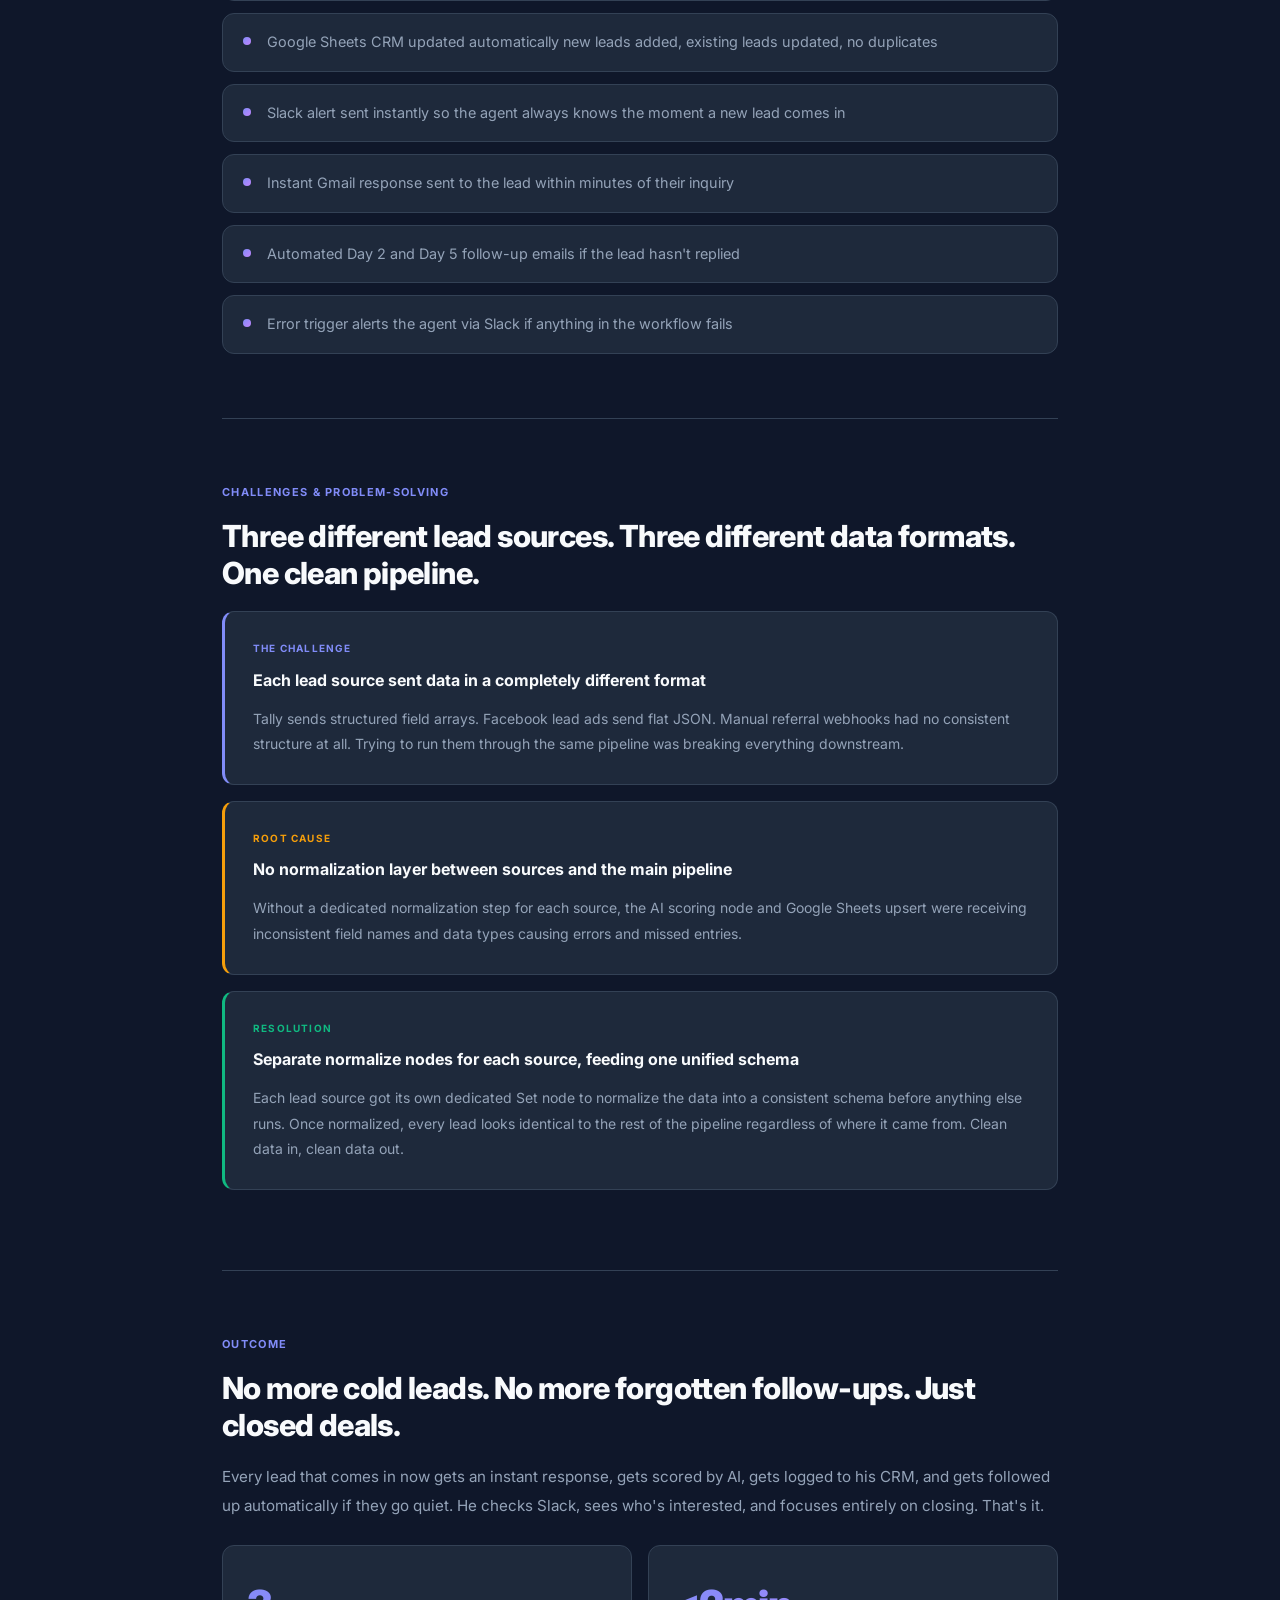
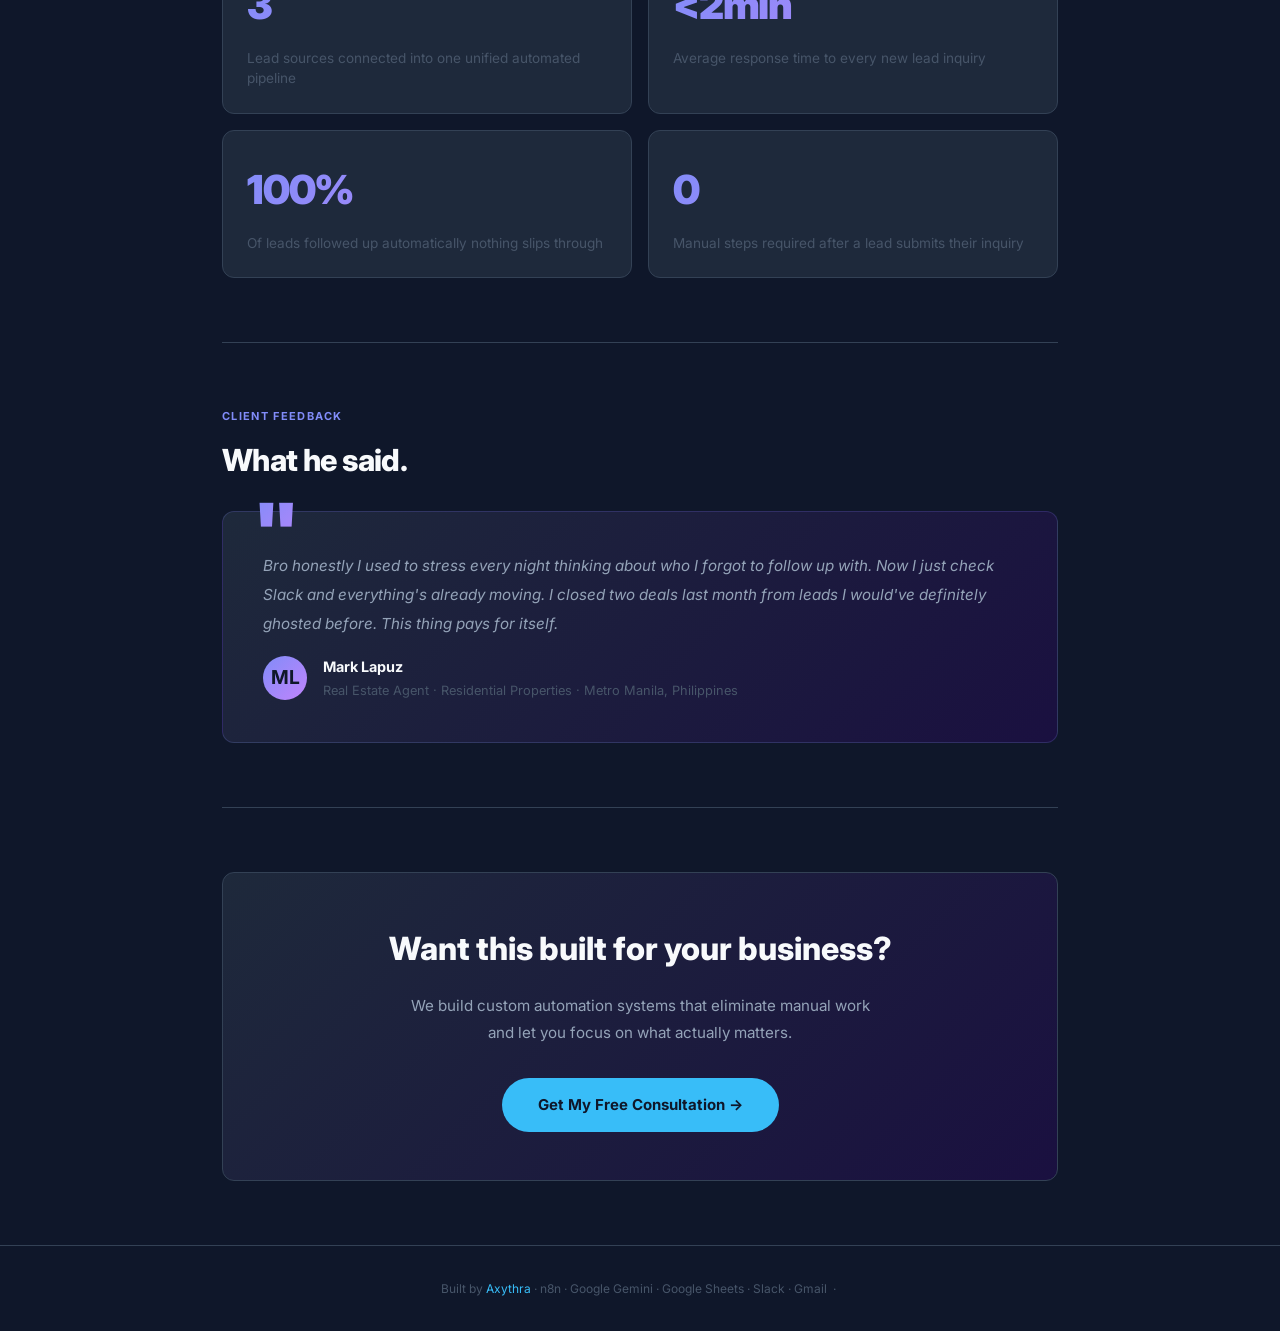
<file: casestudy-realestate.html>
<!DOCTYPE html>
<html lang="en">
<head>
<meta charset="UTF-8">
<meta name="viewport" content="width=device-width, initial-scale=1.0">
<link rel="icon" href="favicon.ico" />
<link rel="icon" type="image/png" sizes="32x32" href="favicon-32x32.png" />
<link rel="icon" type="image/png" sizes="16x16" href="favicon-16x16.png" />
<title>Case Study  Real Estate Lead Capture & Follow-Up Pipeline | Axythra</title>
<meta name="description" content="How Axythra built an automated lead capture and follow-up pipeline for a residential real estate agent in the Philippines using n8n, Google Gemini AI, Slack and Gmail  catching 100% of leads automatically." />
<meta name="keywords" content="real estate automation Philippines, lead generation automation, n8n lead pipeline, AI lead scoring, follow-up automation, AI automation specialist Philippines" />
<meta name="robots" content="index, follow" />
<meta property="og:title" content="Real Estate Lead Automation  Axythra Case Study" />
<meta property="og:description" content="100% leads caught. Zero manual follow-ups. See how we built a full lead pipeline for a real estate agent in the Philippines." />
<meta property="og:url" content="https://axythra.tech/casestudy-realestate.html" />
<meta property="og:type" content="article" />
<link rel="preconnect" href="https://fonts.googleapis.com" />
<link rel="preconnect" href="https://fonts.gstatic.com" crossorigin />
<link href="https://fonts.googleapis.com/css2?family=Inter:wght@300;400;500;600;700;800;900&display=swap" rel="stylesheet">
<style>
:root {
  --color-bg-primary:    #0F172A;
  --color-bg-secondary:  #1E293B;
  --color-bg-tertiary:   #334155;
  --color-accent-primary:   #38BDF8;
  --color-accent-secondary: #818CF8;
  --color-accent-tertiary:  #C084FC;
  --color-text-primary:   #F8FAFC;
  --color-text-secondary: #94A3B8;
  --color-text-muted:     #475569;
  --font-main: 'Inter', sans-serif;
  --radius-sm: 6px;
  --radius-md: 12px;
  --radius-pill: 999px;
  --transition: 0.3s cubic-bezier(0.6, 0.04, 0.12, 0.96);
}
*, *::before, *::after { box-sizing: border-box; margin: 0; padding: 0; }
html { scroll-behavior: smooth; scroll-padding-top: 80px; }
body { background: var(--color-bg-primary); color: var(--color-text-primary); font-family: var(--font-main); font-size: 16px; line-height: 1.75; -webkit-font-smoothing: antialiased; }
.navbar { position: sticky; top: 0; z-index: 100; background: rgba(15,23,42,0.95); backdrop-filter: blur(12px); border-bottom: 1px solid var(--color-bg-tertiary); padding: 0 2rem; }
.navbar-inner { max-width: 1100px; margin: 0 auto; height: 68px; display: flex; align-items: center; justify-content: space-between; }
.navbar-logo { display: flex; align-items: center; gap: 10px; text-decoration: none; }
.btn-back { display: inline-flex; align-items: center; gap: 8px; padding: 8px 20px; border-radius: var(--radius-pill); background: transparent; border: 1.5px solid var(--color-bg-tertiary); color: var(--color-text-secondary); font-size: 13px; font-weight: 600; text-decoration: none; transition: all var(--transition); }
.btn-back:hover { border-color: var(--color-accent-primary); color: var(--color-accent-primary); }
.hero { background: linear-gradient(135deg, #0F172A 0%, #0d1f35 100%); border-bottom: 1px solid var(--color-bg-tertiary); padding: 5rem 2rem 4rem; position: relative; overflow: hidden; }
.hero::before { content: ''; position: absolute; top: -200px; right: -200px; width: 600px; height: 600px; background: radial-gradient(circle, rgba(129,140,248,0.08), transparent); pointer-events: none; }
.hero-inner { max-width: 900px; margin: 0 auto; }
.hero-tag { display: inline-flex; align-items: center; gap: 8px; font-size: 11px; font-weight: 600; letter-spacing: 0.1em; text-transform: uppercase; color: var(--color-accent-secondary); background: rgba(129,140,248,0.1); border: 1px solid rgba(129,140,248,0.2); padding: 5px 14px; border-radius: var(--radius-pill); margin-bottom: 1.5rem; }
.hero h1 { font-size: clamp(2rem, 5vw, 3.5rem); font-weight: 900; line-height: 1.1; letter-spacing: -0.03em; color: var(--color-text-primary); margin-bottom: 1.25rem; }
.hero h1 span { background: linear-gradient(135deg, #818CF8, #C084FC); -webkit-background-clip: text; -webkit-text-fill-color: transparent; background-clip: text; }
.hero-desc { font-size: 1.05rem; color: var(--color-text-secondary); max-width: 620px; line-height: 1.8; margin-bottom: 2rem; }
.hero-tags { display: flex; flex-wrap: wrap; gap: 0.5rem; margin-bottom: 3rem; }
.pill { font-size: 11px; font-weight: 600; padding: 5px 12px; border-radius: var(--radius-pill); background: rgba(129,140,248,0.1); color: var(--color-accent-secondary); border: 1px solid rgba(129,140,248,0.2); letter-spacing: 0.03em; }
.pill.purple { background: rgba(192,132,252,0.1); color: var(--color-accent-tertiary); border-color: rgba(192,132,252,0.2); }
.stat-banner { display: grid; grid-template-columns: repeat(5, 1fr); gap: 1px; background: var(--color-bg-tertiary); border-radius: var(--radius-md); overflow: hidden; border: 1px solid var(--color-bg-tertiary); }
.stat-banner-item { background: var(--color-bg-secondary); padding: 1.5rem; text-align: center; }
.stat-banner-num { font-size: 1.6rem; font-weight: 900; letter-spacing: -0.03em; background: linear-gradient(135deg, #818CF8, #C084FC); -webkit-background-clip: text; -webkit-text-fill-color: transparent; background-clip: text; margin-bottom: 0.25rem; }
.stat-banner-label { font-size: 11px; color: var(--color-text-muted); font-weight: 500; letter-spacing: 0.04em; line-height: 1.4; }
.content { max-width: 900px; margin: 0 auto; padding: 4rem 2rem; }
.cs-section { margin-bottom: 4rem; padding-bottom: 4rem; border-bottom: 1px solid var(--color-bg-tertiary); }
.cs-section:last-child { border-bottom: none; }
.section-label { font-size: 11px; font-weight: 700; letter-spacing: 0.12em; text-transform: uppercase; color: var(--color-accent-secondary); margin-bottom: 1rem; }
.cs-section h2 { font-size: clamp(1.4rem, 3vw, 1.9rem); font-weight: 800; line-height: 1.2; letter-spacing: -0.02em; color: var(--color-text-primary); margin-bottom: 1.25rem; }
.cs-section p { font-size: 0.95rem; color: var(--color-text-secondary); line-height: 1.9; margin-bottom: 1rem; }
.client-card { background: var(--color-bg-secondary); border: 1px solid var(--color-bg-tertiary); border-radius: var(--radius-md); padding: 2rem; display: flex; gap: 1.5rem; align-items: flex-start; margin-top: 1.5rem; }
.client-icon { font-size: 2.5rem; flex-shrink: 0; }
.client-info h3 { font-size: 1rem; font-weight: 700; color: var(--color-text-primary); margin-bottom: 0.5rem; }
.client-info p { font-size: 0.875rem; color: var(--color-text-secondary); margin-bottom: 0; }
.features { list-style: none; display: grid; gap: 0.75rem; margin-top: 1.5rem; }
.features li { display: flex; gap: 1rem; align-items: flex-start; font-size: 0.9rem; color: var(--color-text-secondary); padding: 1rem 1.25rem; background: var(--color-bg-secondary); border: 1px solid var(--color-bg-tertiary); border-radius: var(--radius-md); line-height: 1.7; transition: border-color var(--transition); }
.features li:hover { border-color: var(--color-accent-secondary); }
.feature-dot { width: 8px; height: 8px; border-radius: 50%; background: linear-gradient(135deg, #818CF8, #C084FC); margin-top: 7px; flex-shrink: 0; }
.challenge-block { background: var(--color-bg-secondary); border: 1px solid var(--color-bg-tertiary); border-left: 3px solid var(--color-accent-secondary); border-radius: var(--radius-md); padding: 1.75rem; margin-bottom: 1rem; }
.challenge-block.warning { border-left-color: #F59E0B; }
.challenge-block.success { border-left-color: #10B981; }
.ch-label { font-size: 10px; font-weight: 700; letter-spacing: 0.12em; text-transform: uppercase; color: var(--color-accent-secondary); margin-bottom: 0.5rem; }
.challenge-block.warning .ch-label { color: #F59E0B; }
.challenge-block.success .ch-label { color: #10B981; }
.challenge-block h3 { font-size: 1rem; font-weight: 700; color: var(--color-text-primary); margin-bottom: 0.75rem; }
.challenge-block p { font-size: 0.875rem; color: var(--color-text-secondary); line-height: 1.8; margin-bottom: 0; }
.tools-grid { display: flex; flex-wrap: wrap; gap: 0.75rem; margin-top: 1.5rem; }
.tool-item { display: flex; align-items: center; gap: 0.5rem; padding: 0.6rem 1rem; background: var(--color-bg-secondary); border: 1px solid var(--color-bg-tertiary); border-radius: var(--radius-pill); font-size: 13px; font-weight: 600; color: var(--color-text-secondary); transition: all var(--transition); }
.tool-item:hover { border-color: var(--color-accent-secondary); color: var(--color-accent-secondary); }
.outcome-grid { display: grid; grid-template-columns: repeat(2, 1fr); gap: 1rem; margin-top: 1.5rem; }
.outcome-item { background: var(--color-bg-secondary); border: 1px solid var(--color-bg-tertiary); border-radius: var(--radius-md); padding: 1.5rem; transition: all var(--transition); }
.outcome-item:hover { border-color: var(--color-accent-secondary); transform: translateY(-3px); }
.outcome-num { font-size: 2.5rem; font-weight: 900; letter-spacing: -0.03em; background: linear-gradient(135deg, #818CF8, #C084FC); -webkit-background-clip: text; -webkit-text-fill-color: transparent; background-clip: text; margin-bottom: 0.5rem; }
.outcome-label { font-size: 0.85rem; color: var(--color-text-muted); line-height: 1.5; }
.workflow-img { margin-top: 2rem; border-radius: var(--radius-md); overflow: hidden; border: 1px solid var(--color-bg-tertiary); }
.workflow-img img { width: 100%; display: block; }
.testimonial { background: linear-gradient(135deg, #1E293B, #1a1040); border: 1px solid rgba(129,140,248,0.2); border-radius: var(--radius-md); padding: 2.5rem; margin-top: 2rem; position: relative; }
.testimonial::before { content: '"'; position: absolute; top: -20px; left: 2rem; font-size: 5rem; font-weight: 900; background: linear-gradient(135deg, #818CF8, #C084FC); -webkit-background-clip: text; -webkit-text-fill-color: transparent; background-clip: text; line-height: 1; }
.testimonial-text { font-size: 1.05rem; color: var(--color-text-primary); line-height: 1.8; font-style: italic; margin-bottom: 1.5rem; }
.testimonial-author { display: flex; align-items: center; gap: 1rem; }
.author-avatar { width: 44px; height: 44px; border-radius: 50%; background: linear-gradient(135deg, #818CF8, #C084FC); display: flex; align-items: center; justify-content: center; font-size: 1.2rem; font-weight: 700; color: #0F172A; }
.author-name { font-size: 0.9rem; font-weight: 700; color: var(--color-text-primary); }
.author-title { font-size: 0.8rem; color: var(--color-text-muted); }
.cta-section { background: linear-gradient(135deg, #1E293B, #1a1040); border: 1px solid var(--color-bg-tertiary); border-radius: var(--radius-md); padding: 3rem; text-align: center; margin-top: 4rem; }
.cta-section h2 { font-size: clamp(1.5rem, 3vw, 2rem); font-weight: 800; color: var(--color-text-primary); margin-bottom: 1rem; }
.cta-section p { font-size: 0.95rem; color: var(--color-text-secondary); margin-bottom: 2rem; max-width: 480px; margin-left: auto; margin-right: auto; }
.btn-primary { display: inline-block; padding: 14px 36px; border-radius: var(--radius-pill); background: var(--color-accent-primary); color: #0F172A; font-size: 15px; font-weight: 700; text-decoration: none; transition: all var(--transition); }
.btn-primary:hover { transform: translateY(-2px); box-shadow: 0 8px 32px rgba(56,189,248,0.35); }
.footer { border-top: 1px solid var(--color-bg-tertiary); padding: 2rem; text-align: center; }
.footer p { font-size: 12px; color: var(--color-text-muted); }
.footer a { color: var(--color-accent-primary); text-decoration: none; }
@media (max-width: 768px) { .stat-banner { grid-template-columns: repeat(2, 1fr); } .outcome-grid { grid-template-columns: 1fr; } .hero { padding: 3rem 1.25rem 2.5rem; } .content { padding: 2.5rem 1.25rem; } }
@keyframes fadeUp { from { opacity: 0; transform: translateY(20px); } to { opacity: 1; transform: translateY(0); } }
.hero-inner { animation: fadeUp 0.7s ease both; }
.stat-banner { animation: fadeUp 0.7s ease 0.2s both; }
</style>
</head>
<body>

<nav class="navbar">
  <div class="navbar-inner">
    <a href="index.html" class="navbar-logo">
      <img src="images/AXYTHRA_LOGO.svg" alt="Axythra" height="40" />
    </a>
    <a href="index.html" class="btn-back">← Back to Axythra</a>
  </div>
</nav>

<section class="hero">
  <div class="hero-inner">
    <div class="hero-tag">Case Study · Lead Generation & Follow-Up Automation</div>
    <h1>Real Estate Agent<br><span>Lead Capture & Follow-Up Pipeline</span></h1>
    <p class="hero-desc">My friend was drowning in leads  and losing most of them. Inquiries coming from everywhere, no system to follow up, and deals going cold before he even had a chance to respond. We fixed that.</p>
    <div class="hero-tags">
      <span class="pill">n8n</span>
      <span class="pill">Tally.so</span>
      <span class="pill">Google Gemini</span>
      <span class="pill">Google Sheets</span>
      <span class="pill">Slack</span>
      <span class="pill">Gmail</span>
      <span class="pill purple">Lead Automation</span>
      <span class="pill purple">AI Lead Scoring</span>
      <span class="pill purple">Follow-Up Sequences</span>
    </div>
    <div class="stat-banner">
      <div class="stat-banner-item">
        <div class="stat-banner-num">3</div>
        <div class="stat-banner-label">Lead sources unified</div>
      </div>
      <div class="stat-banner-item">
        <div class="stat-banner-num">AI</div>
        <div class="stat-banner-label">Lead scoring on every inquiry</div>
      </div>
      <div class="stat-banner-item">
        <div class="stat-banner-num">&lt;2min</div>
        <div class="stat-banner-label">Instant response to every lead</div>
      </div>
      <div class="stat-banner-item">
        <div class="stat-banner-num">D2+D5</div>
        <div class="stat-banner-label">Auto follow-up sequences</div>
      </div>
      <div class="stat-banner-item">
        <div class="stat-banner-num">0</div>
        <div class="stat-banner-label">Leads fall through the cracks</div>
      </div>
    </div>
  </div>
</section>

<div class="content">

  <div class="cs-section">
    <div class="section-label">About the Client</div>
    <h2>A solo agent who was great at closing  just terrible at keeping up.</h2>
    <p>He's a residential real estate agent based in the Philippines  solo operator, hustling hard, good at closing. The problem wasn't getting leads. It was keeping up with them. Inquiries were coming from his website, Facebook, and referrals all at once. He was copy-pasting into spreadsheets, forgetting to follow up, and watching hot leads go cold because life got busy. Sound familiar?</p>
    <div class="client-card">
      <div class="client-icon">🏠</div>
      <div class="client-info">
        <h3>Residential Real Estate Agent  Philippines</h3>
        <p>Solo operator · Leads from website, Facebook ads & referrals · No CRM, no follow-up system · Goal: catch every lead automatically and follow up without lifting a finger.</p>
      </div>
    </div>
  </div>

  <div class="cs-section">
    <div class="section-label">Problem</div>
    <h2>Too many leads, zero system. Deals were disappearing.</h2>
    <p>He'd get an inquiry on Facebook at 9pm, mean to reply in the morning, and by then the person had already talked to another agent. Or he'd forget who he already contacted. Or a lead would say "follow up next week" and that note would live in his head  until it didn't.</p>
    <p>The leads were there. The deals were there. The system wasn't.</p>
  </div>

  <div class="cs-section">
    <div class="section-label">Solution</div>
    <h2>One pipeline that catches every lead  no matter where it comes from.</h2>
    <p>We built him a single n8n automation that pulls leads from three sources: his website form (Tally), Facebook ads, and manual/referral webhooks. Every lead goes through the same pipeline  normalized, AI-scored by Google Gemini, logged to Google Sheets, and instantly pinged to him on Slack.</p>
    <p>Then the follow-up kicks in automatically. An instant response email goes out within minutes. If they don't reply  Day 2 follow-up. Still nothing  Day 5. He doesn't have to remember anything anymore. The system remembers for him.</p>

    <div class="workflow-img">
      <img src="images/workflow-realestate.png" alt="n8n Real Estate Lead Pipeline Workflow" />
    </div>
  </div>

  <div class="cs-section">
    <div class="section-label">Tools Used</div>
    <h2>Simple stack. Powerful results.</h2>
    <div class="tools-grid">
      <div class="tool-item">⚡ n8n</div>
      <div class="tool-item">📋 Tally.so</div>
      <div class="tool-item">🤖 Google Gemini</div>
      <div class="tool-item">📊 Google Sheets</div>
      <div class="tool-item">💬 Slack</div>
      <div class="tool-item">📧 Gmail</div>
      <div class="tool-item">🔗 Webhook</div>
    </div>
  </div>

  <div class="cs-section">
    <div class="section-label">Key Features</div>
    <h2>Every lead caught. Every follow-up sent. Zero manual work.</h2>
    <ul class="features">
      <li><div class="feature-dot"></div>3 lead sources (Tally form, Facebook ads, manual webhook) all flow into one unified pipeline</li>
      <li><div class="feature-dot"></div>Normalize nodes clean and standardize lead data regardless of which source it came from</li>
      <li><div class="feature-dot"></div>Google Gemini AI scores each lead and assesses quality before it reaches the agent</li>
      <li><div class="feature-dot"></div>Google Sheets CRM updated automatically  new leads added, existing leads updated, no duplicates</li>
      <li><div class="feature-dot"></div>Slack alert sent instantly so the agent always knows the moment a new lead comes in</li>
      <li><div class="feature-dot"></div>Instant Gmail response sent to the lead within minutes of their inquiry</li>
      <li><div class="feature-dot"></div>Automated Day 2 and Day 5 follow-up emails if the lead hasn't replied</li>
      <li><div class="feature-dot"></div>Error trigger alerts the agent via Slack if anything in the workflow fails</li>
    </ul>
  </div>

  <div class="cs-section">
    <div class="section-label">Challenges & Problem-Solving</div>
    <h2>Three different lead sources. Three different data formats. One clean pipeline.</h2>

    <div class="challenge-block">
      <div class="ch-label">The Challenge</div>
      <h3>Each lead source sent data in a completely different format</h3>
      <p>Tally sends structured field arrays. Facebook lead ads send flat JSON. Manual referral webhooks had no consistent structure at all. Trying to run them through the same pipeline was breaking everything downstream.</p>
    </div>

    <div class="challenge-block warning">
      <div class="ch-label">Root Cause</div>
      <h3>No normalization layer between sources and the main pipeline</h3>
      <p>Without a dedicated normalization step for each source, the AI scoring node and Google Sheets upsert were receiving inconsistent field names and data types  causing errors and missed entries.</p>
    </div>

    <div class="challenge-block success">
      <div class="ch-label">Resolution</div>
      <h3>Separate normalize nodes for each source, feeding one unified schema</h3>
      <p>Each lead source got its own dedicated Set node to normalize the data into a consistent schema before anything else runs. Once normalized, every lead looks identical to the rest of the pipeline  regardless of where it came from. Clean data in, clean data out.</p>
    </div>
  </div>

  <div class="cs-section">
    <div class="section-label">Outcome</div>
    <h2>No more cold leads. No more forgotten follow-ups. Just closed deals.</h2>
    <p>Every lead that comes in now gets an instant response, gets scored by AI, gets logged to his CRM, and gets followed up automatically if they go quiet. He checks Slack, sees who's interested, and focuses entirely on closing. That's it.</p>

    <div class="outcome-grid">
      <div class="outcome-item">
        <div class="outcome-num">3</div>
        <div class="outcome-label">Lead sources connected into one unified automated pipeline</div>
      </div>
      <div class="outcome-item">
        <div class="outcome-num">&lt;2min</div>
        <div class="outcome-label">Average response time to every new lead inquiry</div>
      </div>
      <div class="outcome-item">
        <div class="outcome-num">100%</div>
        <div class="outcome-label">Of leads followed up automatically  nothing slips through</div>
      </div>
      <div class="outcome-item">
        <div class="outcome-num">0</div>
        <div class="outcome-label">Manual steps required after a lead submits their inquiry</div>
      </div>
    </div>
  </div>

  <div class="cs-section">
    <div class="section-label">Client Feedback</div>
    <h2>What he said.</h2>
    <div class="testimonial">
      <p class="testimonial-text">Bro honestly  I used to stress every night thinking about who I forgot to follow up with. Now I just check Slack and everything's already moving. I closed two deals last month from leads I would've definitely ghosted before. This thing pays for itself.</p>
      <div class="testimonial-author">
        <div class="author-avatar">ML</div>
        <div>
          <div class="author-name">Mark Lapuz</div>
          <div class="author-title">Real Estate Agent · Residential Properties · Metro Manila, Philippines</div>
        </div>
      </div>
    </div>
  </div>

  <div class="cta-section">
    <h2>Want this built for your business?</h2>
    <p>We build custom automation systems that eliminate manual work and let you focus on what actually matters.</p>
    <a href="index.html#contact" class="btn-primary">Get My Free Consultation →</a>
  </div>

</div>

<footer class="footer">
  <p>Built by <a href="index.html">Axythra</a> · n8n · Google Gemini · Google Sheets · Slack · Gmail &nbsp;·&nbsp;</p>
</footer>

</body>
</html>
</file>
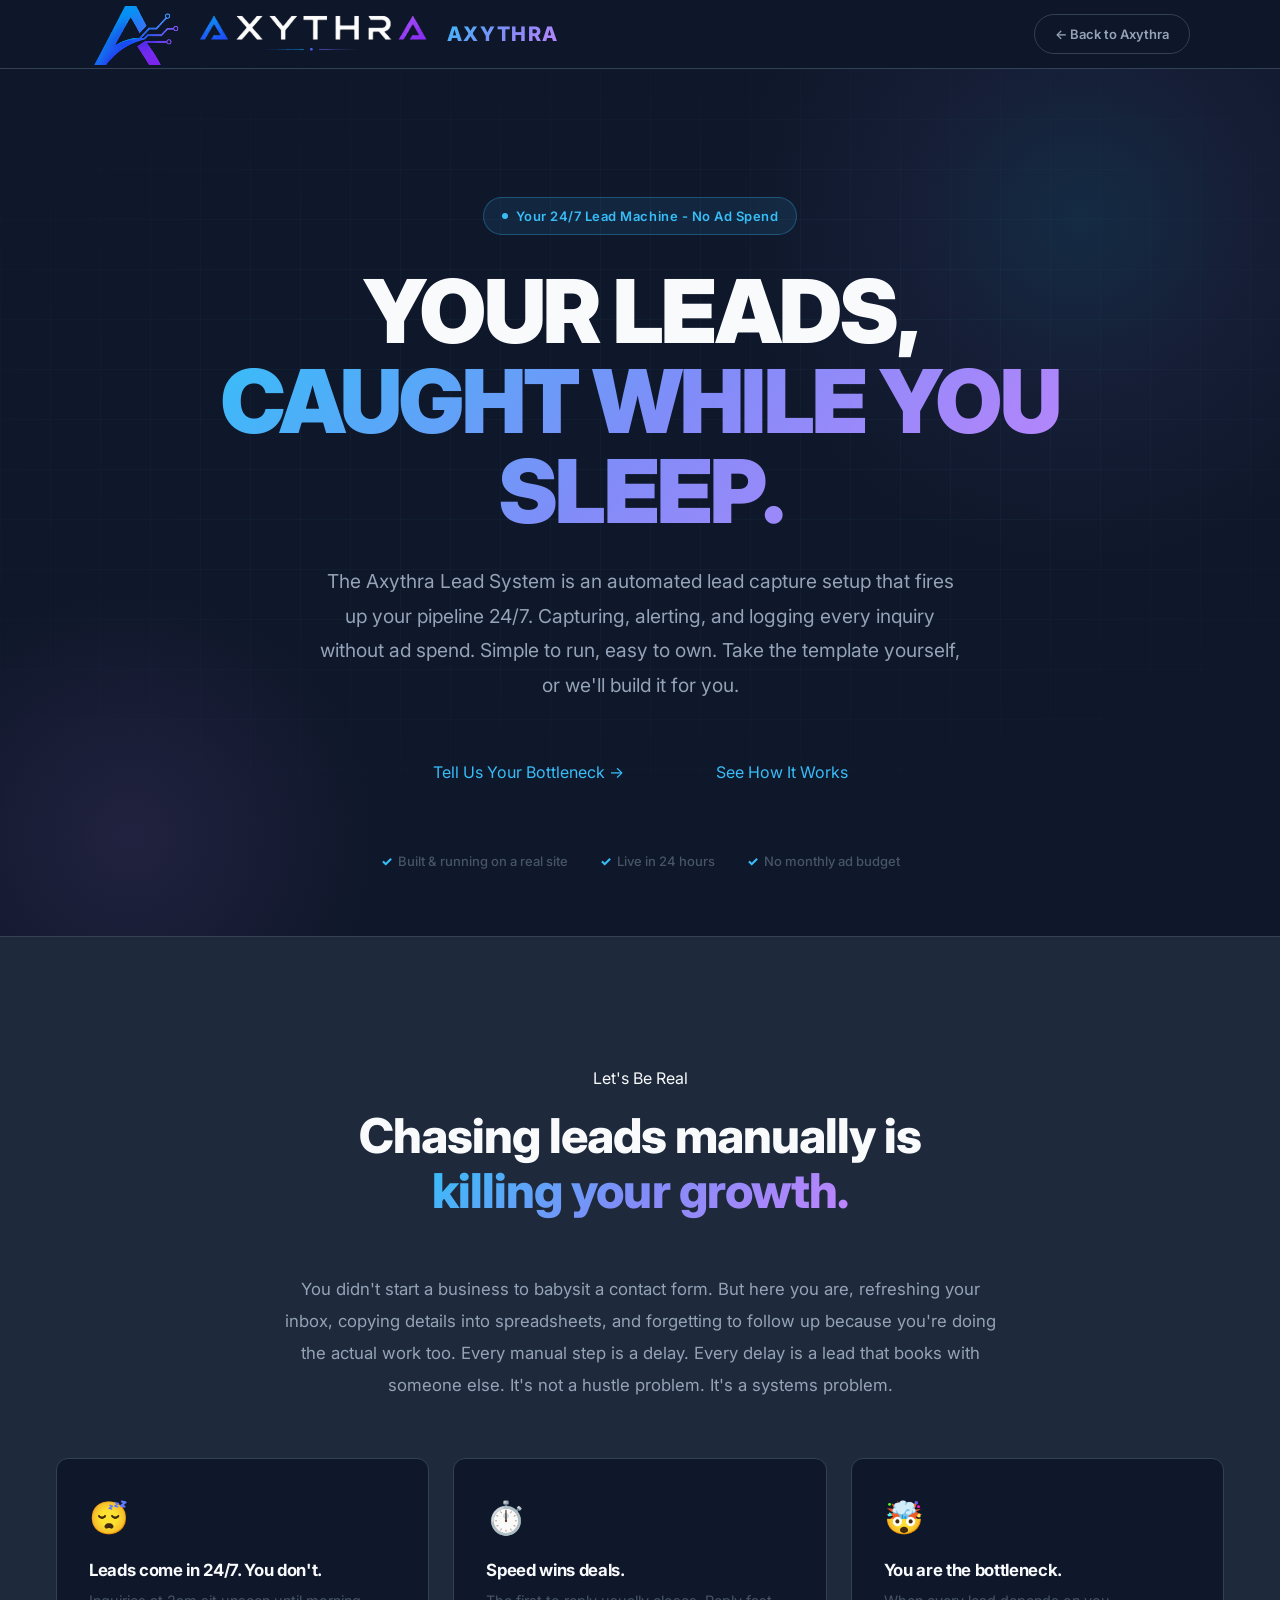
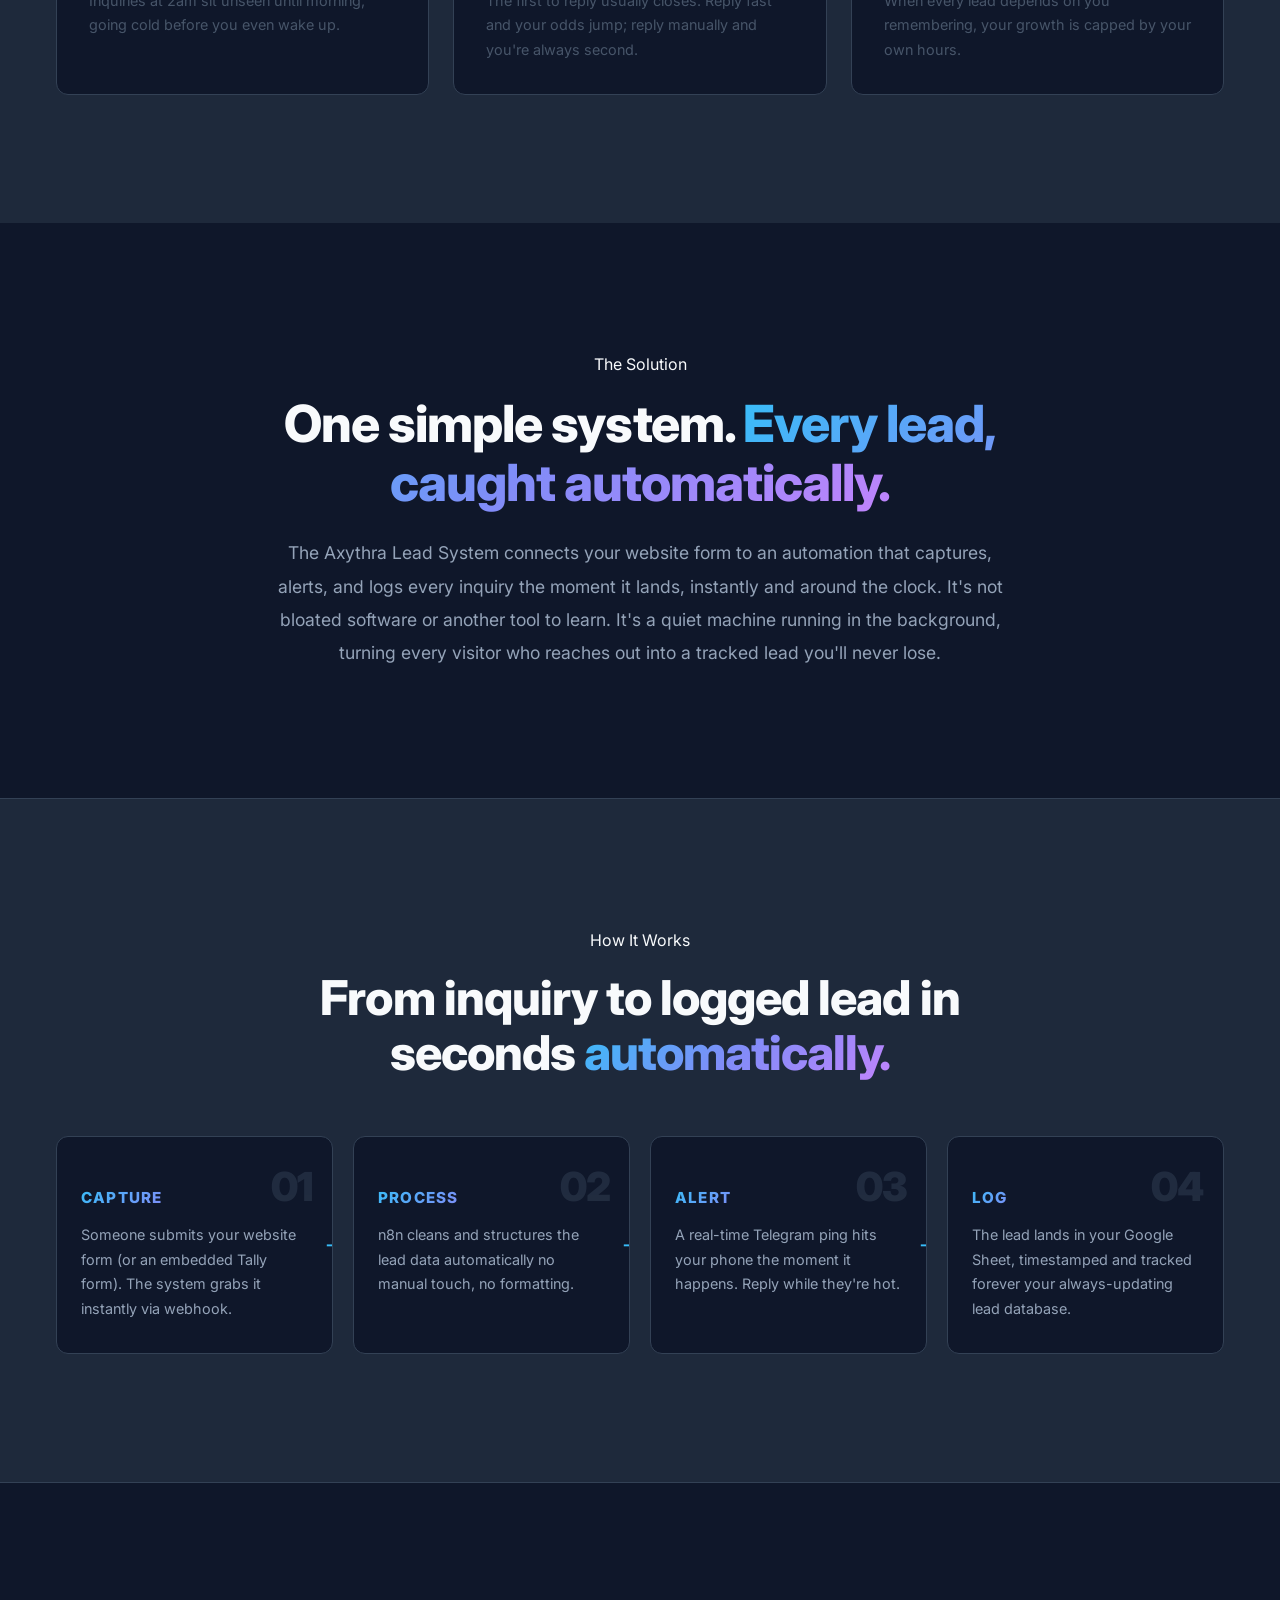
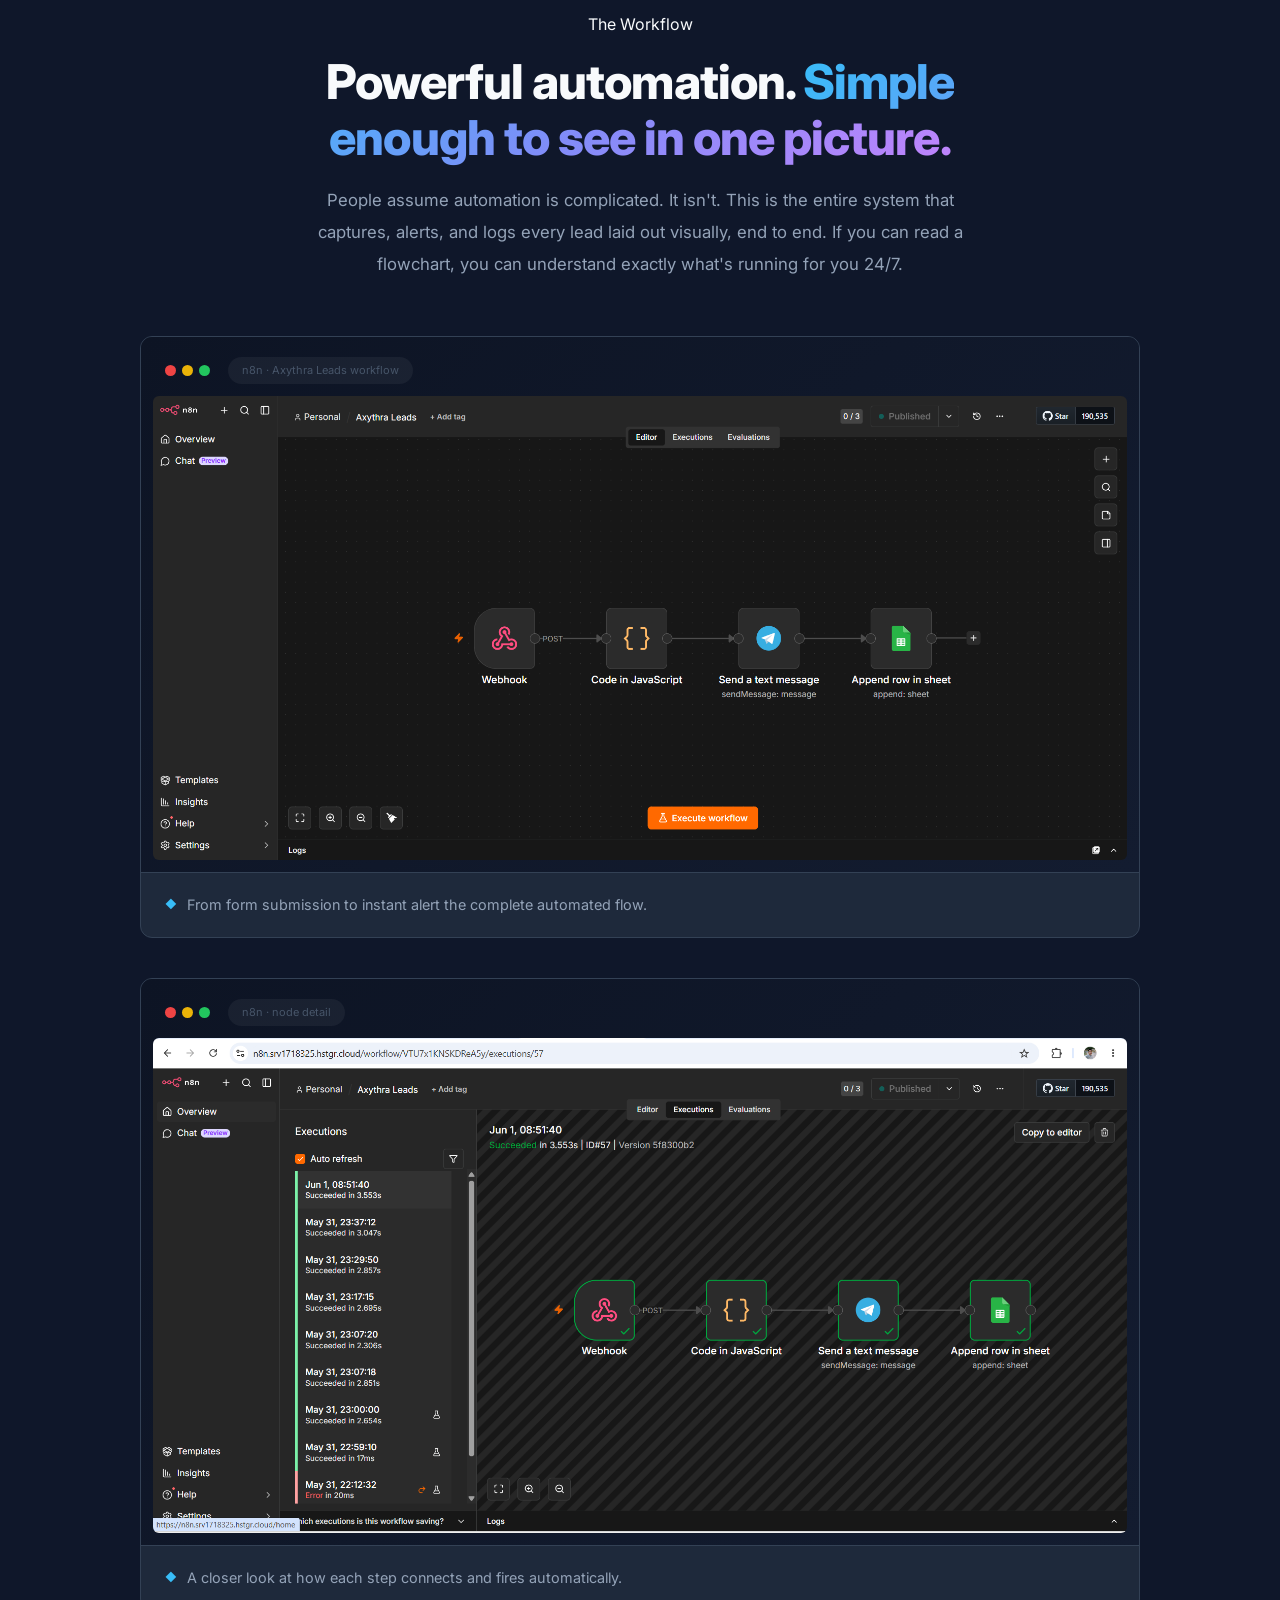
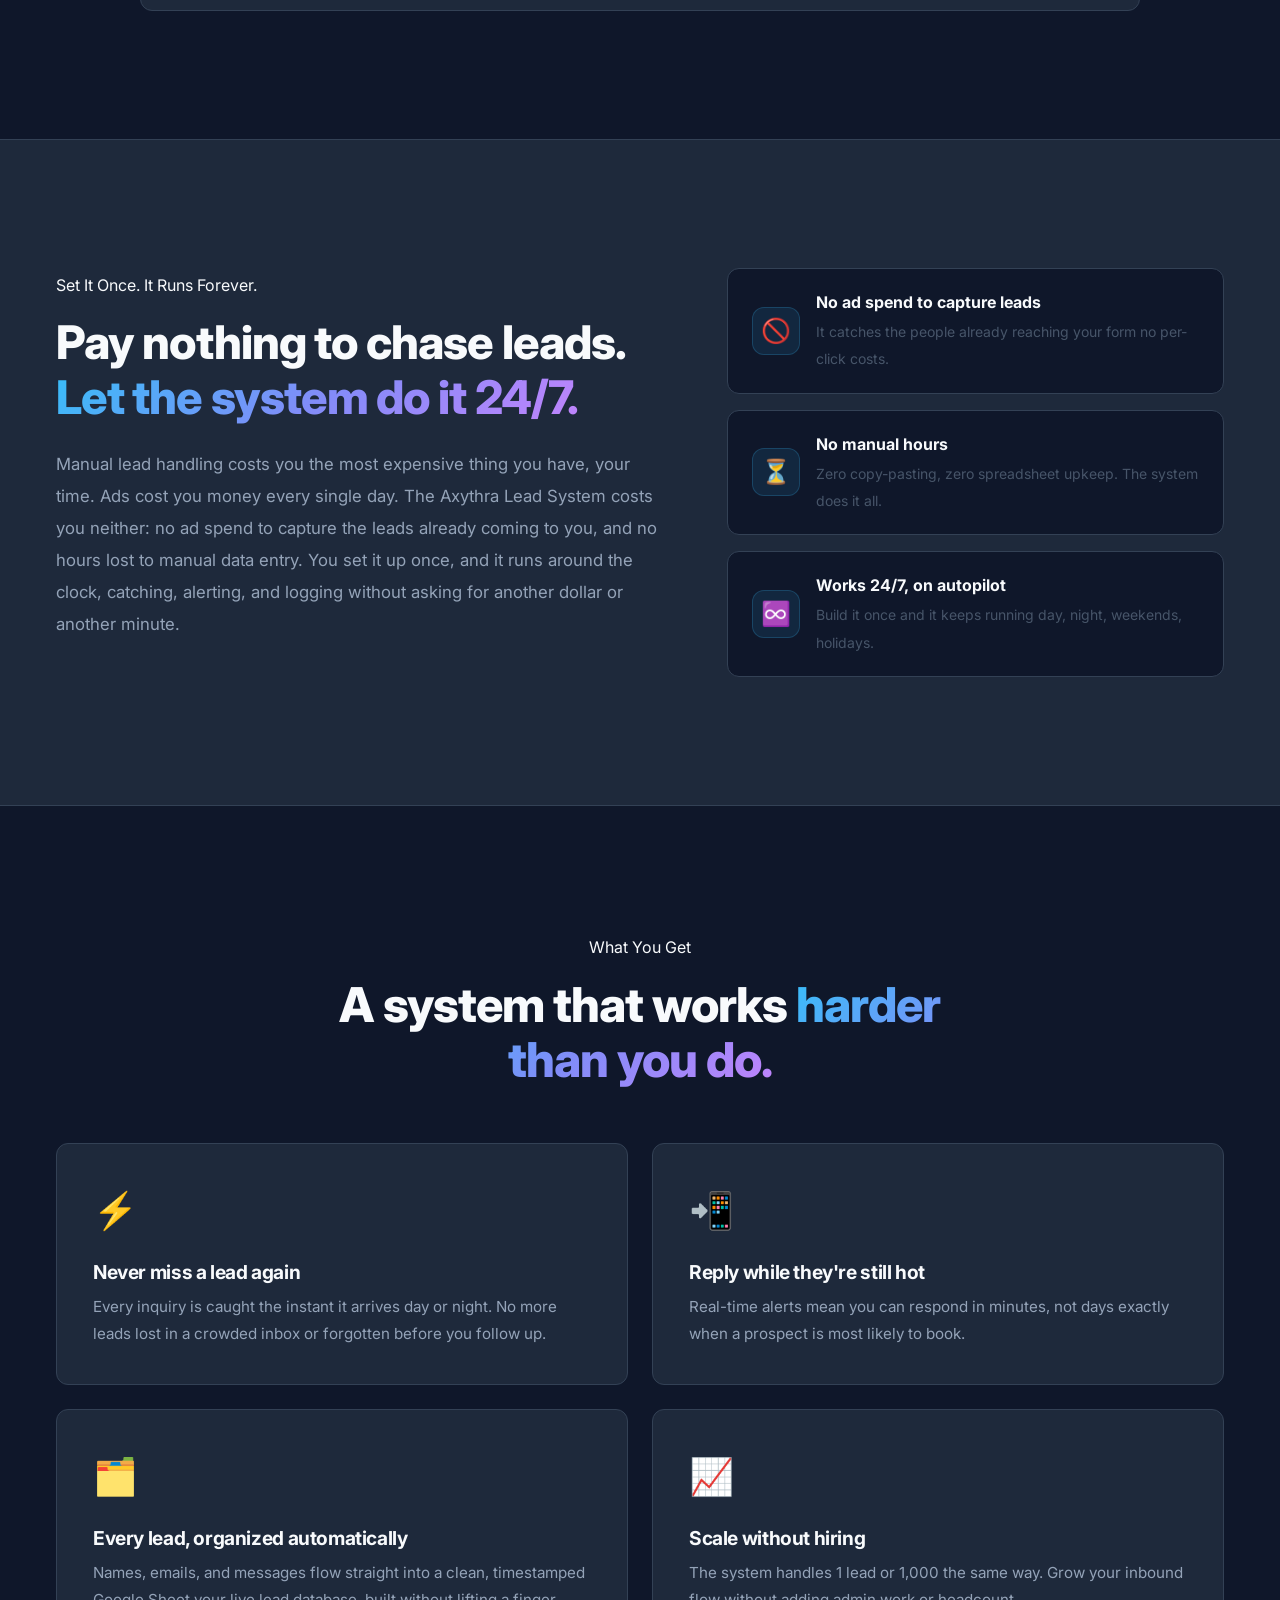
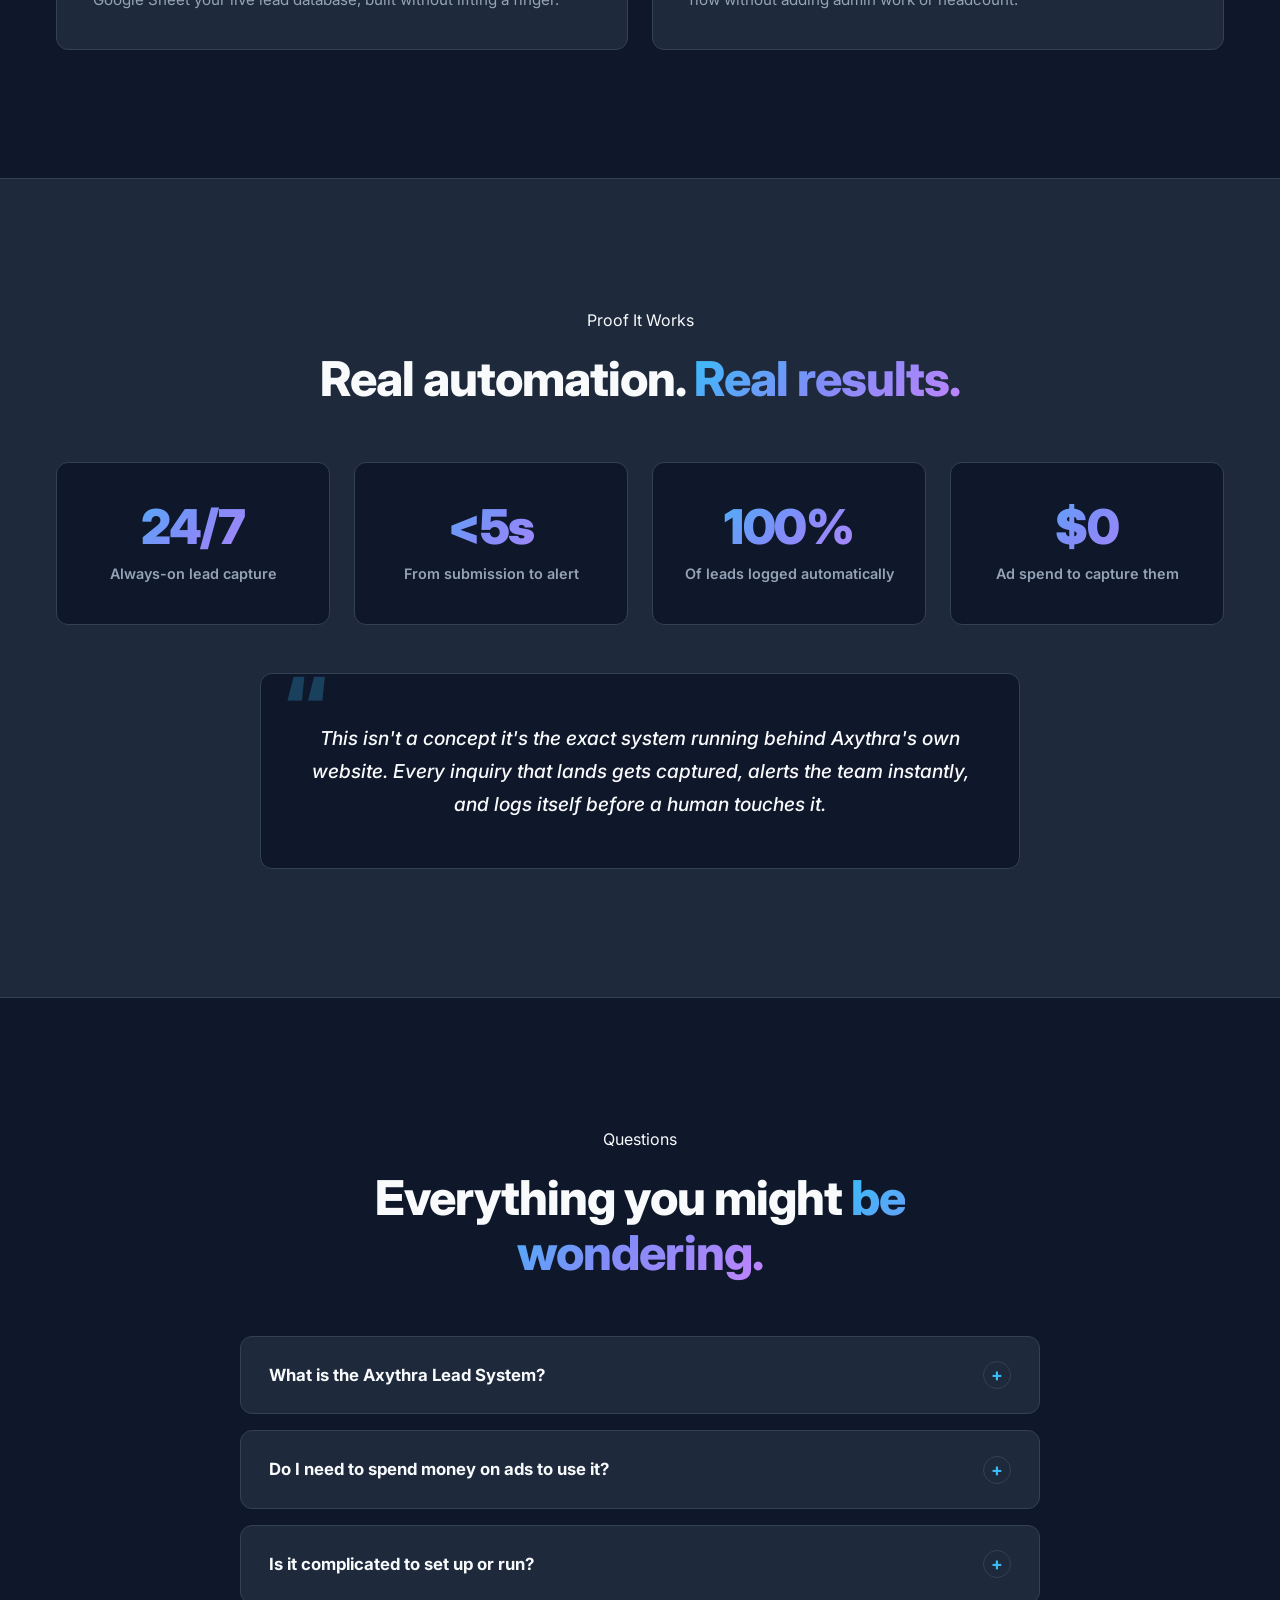
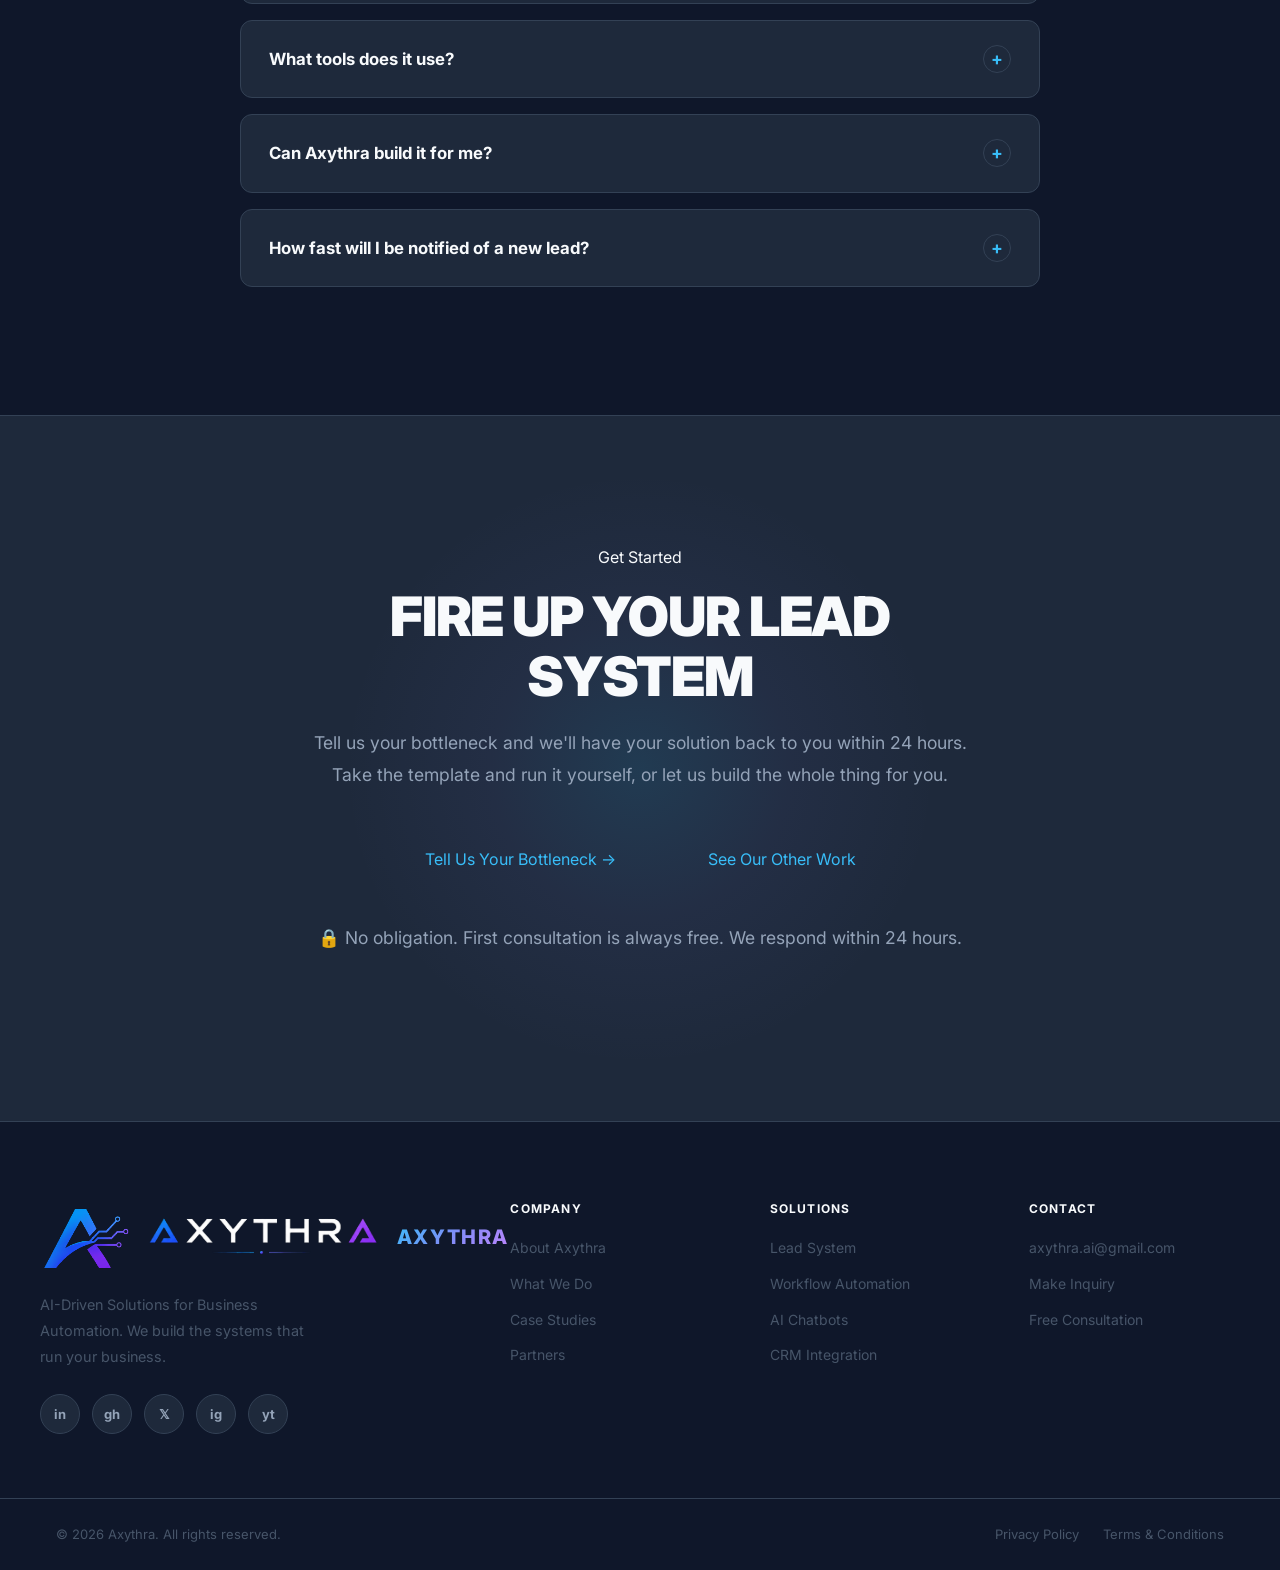
<file: lead-system.html>
<!DOCTYPE html>
<html lang="en">
<head>
  <meta charset="UTF-8" />
  <meta name="viewport" content="width=device-width, initial-scale=1.0" />

  <!-- Primary SEO -->
  <title>Axythra Lead System - Automated Lead Capture That Runs 24/7 Without Ad Spend</title>
  <meta name="description" content="The Axythra Lead System is an automated lead capture setup that catches, alerts, and logs every inquiry 24/7 - no ad spend, no manual work. Get the template yourself or have us build it for you in 24 hours." />
  <meta name="keywords" content="lead capture automation, automated lead generation system, collect leads on autopilot, n8n lead automation, capture leads without ads, automated lead capture form, 24/7 lead system, no-code lead generation workflow, instant lead notifications, lead capture with n8n and Google Sheets, Axythra" />
  <meta name="author" content="Axythra" />
  <link rel="canonical" href="https://axythra.com/lead-system.html" />

  <!-- Open Graph -->
  <meta property="og:title" content="Axythra Lead System -Capture Leads on Autopilot, 24/7" />
  <meta property="og:description" content="A simple automated system that catches every lead the moment it lands - instantly, around the clock, with zero ad budget." />
  <meta property="og:image" content="images/AXYTHRA_LOGO.svg" />
  <meta property="og:url" content="https://axythra.com/lead-system.html" />
  <meta property="og:type" content="website" />

  <!-- Twitter -->
  <meta name="twitter:card" content="summary_large_image" />
  <meta name="twitter:title" content="Axythra Lead System - Capture Leads on Autopilot, 24/7" />
  <meta name="twitter:description" content="Catch every lead automatically - instant alerts, auto-logging, zero ad spend." />
  <meta name="twitter:image" content="images/AXYTHRA_LOGO.svg" />

  <link rel="icon" type="image/png" href="images/AXYTHRA_LOGO.svg" />

  <link rel="preconnect" href="https://fonts.googleapis.com" />
  <link rel="preconnect" href="https://fonts.gstatic.com" crossorigin />

  <!-- Stylesheets -->
  <link rel="stylesheet" href="css/global.css" />
  <link rel="stylesheet" href="sections/navbar.css" />
  <link rel="stylesheet" href="sections/footer.css" />
  <link rel="stylesheet" href="sections/polish.css" />
  <link rel="stylesheet" href="sections/lead-system.css" />

  <!-- ===== SEO: Structured Data ===== -->
  <!-- Service / Product schema -->
  <script type="application/ld+json">
  {
    "@context": "https://schema.org",
    "@type": "Service",
    "name": "Axythra Lead System",
    "serviceType": "Automated Lead Capture Automation",
    "provider": {
      "@type": "Organization",
      "name": "Axythra",
      "url": "https://axythra.com",
      "logo": "https://axythra.com/images/AXYTHRA_LOGO.svg",
      "email": "axythra.ai@gmail.com"
    },
    "areaServed": "Worldwide",
    "description": "An automated lead capture system that catches, alerts, and logs every inquiry 24/7 using n8n, Telegram, and Google Sheets with no ad spend and no manual data entry.",
    "audience": {
      "@type": "Audience",
      "audienceType": "Small businesses and solopreneurs"
    }
  }
  </script>

  <!-- FAQ schema (wins 'People also ask' boxes) -->
  <script type="application/ld+json">
  {
    "@context": "https://schema.org",
    "@type": "FAQPage",
    "mainEntity": [
      {
        "@type": "Question",
        "name": "What is the Axythra Lead System?",
        "acceptedAnswer": {
          "@type": "Answer",
          "text": "The Axythra Lead System is an automated lead capture setup that connects your website form to an automation which instantly captures, alerts, and logs every inquiry. When someone submits your form, the lead is processed, you get a real-time Telegram alert, and the lead is saved to a Google Sheet automatically — running 24/7 with no manual work."
        }
      },
      {
        "@type": "Question",
        "name": "Do I need to spend money on ads to use it?",
        "acceptedAnswer": {
          "@type": "Answer",
          "text": "No. The system captures leads who already reach your website form, so it works without any ad spend. It runs on lean, low-cost tools rather than expensive software, so there is no bloated subscription draining your account each month."
        }
      },
      {
        "@type": "Question",
        "name": "Is it complicated to set up or run?",
        "acceptedAnswer": {
          "@type": "Answer",
          "text": "No. The whole automation can be seen in a single visual flowchart. If you can read a flowchart, you can understand exactly what is running. You can take the template and run it yourself, or Axythra can build and deploy it for you."
        }
      },
      {
        "@type": "Question",
        "name": "What tools does the Axythra Lead System use?",
        "acceptedAnswer": {
          "@type": "Answer",
          "text": "It uses a website form (or an embedded Tally form), n8n for automation, Telegram for instant alerts, and Google Sheets as your always-updating lead database. Everything connects through a simple webhook."
        }
      },
      {
        "@type": "Question",
        "name": "Can Axythra build it for me?",
        "acceptedAnswer": {
          "@type": "Answer",
          "text": "Yes. Tell us your bottleneck and we will send your tailored solution back within 24 hours. You can either grab the template and run it yourself, or have us build and deploy the complete system for you."
        }
      },
      {
        "@type": "Question",
        "name": "How fast will I be notified of a new lead?",
        "acceptedAnswer": {
          "@type": "Answer",
          "text": "Instantly. The moment someone submits your form, a real-time Telegram alert hits your phone so you can reply while the lead is still hot — speed-to-lead is one of the biggest factors in whether an inquiry converts."
        }
      }
    ]
  }
  </script>
</head>
<body>

  <!-- ========== NAVBAR (simple, matches case-study pages) ========== -->
  <nav class="ls-simple-nav">
    <div class="navbar-inner">
      <a href="index.html" class="navbar-logo">
        <img src="images/AXYTHRA_LOGO.svg" alt="Axythra" height="40" />
        <span class="logo-text">AXYTHRA</span>
      </a>
      <a href="index.html#work" class="btn-back">← Back to Axythra</a>
    </div>
  </nav>
  </div>
  <div class="mobile-overlay" id="mobileOverlay"></div>

  <!-- ========== 1. HERO ========== -->
  <section class="ls-hero">
    <div class="ls-hero-glow"></div>
    <div class="ls-hero-glow-2"></div>

    <div class="container ls-hero-inner">
      <div class="ls-hero-badge">
        <span class="badge-dot"></span>
        Your 24/7 Lead Machine - No Ad Spend
      </div>

      <h1>
        <span class="ls-line">Your Leads,</span>
        <span class="ls-line gradient-text">Caught While You Sleep.</span>
      </h1>

      <p class="ls-hero-sub">
        The Axythra Lead System is an automated lead capture setup that fires up your
        pipeline 24/7. Capturing, alerting, and logging every inquiry without ad spend.
        Simple to run, easy to own. Take the template yourself, or we'll build it for you.
      </p>

      <div class="ls-hero-cta">
        <a href="https://tally.so/r/obkVLe" target="_blank" class="btn-primary btn-lg">Tell Us Your Bottleneck →</a>
        <a href="#how" class="btn-secondary btn-lg">See How It Works</a>
      </div>

      <div class="ls-hero-trust">
        <span>Built &amp; running on a real site</span>
        <span>Live in 24 hours</span>
        <span>No monthly ad budget</span>
      </div>
    </div>
  </section>

  <!-- ========== 2. THE PROBLEM ========== -->
  <section class="ls-section ls-problem">
    <div class="container">
      <div class="ls-section-header">
        <div class="section-tag">Let's Be Real</div>
        <h2 class="ls-heading">Chasing leads manually is <span class="gradient-text">killing your growth.</span></h2>
      </div>

      <p class="ls-problem-body">
        You didn't start a business to babysit a contact form. But here you are,
        refreshing your inbox, copying details into spreadsheets, and forgetting to
        follow up because you're doing the actual work too. Every manual step is a delay.
        Every delay is a lead that books with someone else. It's not a hustle problem.
        It's a systems problem.
      </p>

      <div class="ls-pain-grid">
        <div class="ls-pain-card fade-in">
          <span class="ls-pain-icon">😴</span>
          <h3>Leads come in 24/7. You don't.</h3>
          <p>Inquiries at 2am sit unseen until morning, going cold before you even wake up.</p>
        </div>
        <div class="ls-pain-card fade-in">
          <span class="ls-pain-icon">⏱️</span>
          <h3>Speed wins deals.</h3>
          <p>The first to reply usually closes. Reply fast and your odds jump; reply manually and you're always second.</p>
        </div>
        <div class="ls-pain-card fade-in">
          <span class="ls-pain-icon">🤯</span>
          <h3>You are the bottleneck.</h3>
          <p>When every lead depends on you remembering, your growth is capped by your own hours.</p>
        </div>
      </div>
    </div>
  </section>

  <!-- ========== 3. MEET THE SYSTEM ========== -->
  <section class="ls-section ls-meet">
    <div class="container ls-meet-inner">
      <div class="section-tag">The Solution</div>
      <h2>One simple system. <span class="gradient-text">Every lead, caught automatically.</span></h2>
      <p>
        The Axythra Lead System connects your website form to an automation that captures,
        alerts, and logs every inquiry the moment it lands, instantly and around the clock.
        It's not bloated software or another tool to learn. It's a quiet machine running in
        the background, turning every visitor who reaches out into a tracked lead you'll never lose.
      </p>
    </div>
  </section>

  <!-- ========== 4. HOW IT WORKS ========== -->
  <section class="ls-section ls-how" id="how">
    <div class="container">
      <div class="ls-section-header">
        <div class="section-tag">How It Works</div>
        <h2 class="ls-heading">From inquiry to logged lead in seconds <span class="gradient-text">automatically.</span></h2>
      </div>

      <div class="ls-steps">
        <div class="ls-step fade-in">
          <span class="ls-step-label">CAPTURE</span>
          <p>Someone submits your website form (or an embedded Tally form). The system grabs it instantly via webhook.</p>
          <span class="ls-step-arrow">→</span>
        </div>
        <div class="ls-step fade-in">
          <span class="ls-step-label">PROCESS</span>
          <p>n8n cleans and structures the lead data automatically no manual touch, no formatting.</p>
          <span class="ls-step-arrow">→</span>
        </div>
        <div class="ls-step fade-in">
          <span class="ls-step-label">ALERT</span>
          <p>A real-time Telegram ping hits your phone the moment it happens. Reply while they're hot.</p>
          <span class="ls-step-arrow">→</span>
        </div>
        <div class="ls-step fade-in">
          <span class="ls-step-label">LOG</span>
          <p>The lead lands in your Google Sheet, timestamped and tracked forever your always-updating lead database.</p>
          <span class="ls-step-arrow">→</span>
        </div>
      </div>
    </div>
  </section>

  <!-- ========== 5. THE n8n WORKFLOW ========== -->
  <section class="ls-section ls-workflow">
    <div class="container">
      <div class="ls-section-header">
        <div class="section-tag">The Workflow</div>
        <h2 class="ls-heading">Powerful automation. <span class="gradient-text">Simple enough to see in one picture.</span></h2>
        <p class="ls-intro">
          People assume automation is complicated. It isn't. This is the entire system that
          captures, alerts, and logs every lead laid out visually, end to end. If you can
          read a flowchart, you can understand exactly what's running for you 24/7.
        </p>
      </div>

      <div class="ls-workflow-shots">

        <!-- Screenshot 1 -->
        <figure class="ls-shot fade-in">
          <div class="ls-shot-frame">
            <div class="ls-shot-bar">
              <span></span><span></span><span></span>
              <span class="ls-shot-url">n8n · Axythra Leads workflow</span>
            </div>
            <img src="images/n8n-workflow-full.png"
                 alt="Axythra Lead System n8n workflow: webhook trigger flowing through a code node, Telegram alert, and Google Sheets append node" />
          </div>
          <figcaption class="ls-shot-caption">From form submission to instant alert the complete automated flow.</figcaption>
        </figure>

        <!-- Screenshot 2 -->
        <figure class="ls-shot fade-in">
          <div class="ls-shot-frame">
            <div class="ls-shot-bar">
              <span></span><span></span><span></span>
              <span class="ls-shot-url">n8n · node detail</span>
            </div>
            
            <img src="images/n8n-workflow-detail.png"
                 alt="Close-up of the Axythra Lead System n8n nodes showing how each step connects: capture, process, Telegram alert, and Google Sheets log" />
          </div>
          <figcaption class="ls-shot-caption">A closer look at how each step connects and fires automatically.</figcaption>
        </figure>

      </div>
    </div>
  </section>

  <!-- ========== 6. COSTS NOTHING TO RUN ========== -->
  <section class="ls-section ls-cost">
    <div class="container ls-cost-inner">
      <div class="ls-cost-left">
        <div class="section-tag">Set It Once. It Runs Forever.</div>
        <h2>Pay nothing to chase leads. <span class="gradient-text">Let the system do it 24/7.</span></h2>
        <p>
          Manual lead handling costs you the most expensive thing you have, your time.
          Ads cost you money every single day. The Axythra Lead System costs you neither:
          no ad spend to capture the leads already coming to you, and no hours lost to manual
          data entry. You set it up once, and it runs around the clock, catching, alerting,
          and logging without asking for another dollar or another minute.
        </p>
      </div>

      <div class="ls-cost-points">
        <div class="ls-cost-point fade-in">
          <span class="ls-cp-icon">🚫</span>
          <div>
            <strong>No ad spend to capture leads</strong>
            <span>It catches the people already reaching your form no per-click costs.</span>
          </div>
        </div>
        <div class="ls-cost-point fade-in">
          <span class="ls-cp-icon">⏳</span>
          <div>
            <strong>No manual hours</strong>
            <span>Zero copy-pasting, zero spreadsheet upkeep. The system does it all.</span>
          </div>
        </div>
        <div class="ls-cost-point fade-in">
          <span class="ls-cp-icon">♾️</span>
          <div>
            <strong>Works 24/7, on autopilot</strong>
            <span>Build it once and it keeps running day, night, weekends, holidays.</span>
          </div>
        </div>
      </div>
    </div>
  </section>

  <!-- ========== 7. BENEFITS ========== -->
  <section class="ls-section ls-benefits">
    <div class="container">
      <div class="ls-section-header">
        <div class="section-tag">What You Get</div>
        <h2 class="ls-heading">A system that works <span class="gradient-text">harder than you do.</span></h2>
      </div>

      <div class="ls-benefit-grid">
        <div class="ls-benefit-card fade-in">
          <span class="ls-benefit-icon">⚡</span>
          <h3>Never miss a lead again</h3>
          <p>Every inquiry is caught the instant it arrives day or night. No more leads lost in a crowded inbox or forgotten before you follow up.</p>
        </div>
        <div class="ls-benefit-card fade-in">
          <span class="ls-benefit-icon">📲</span>
          <h3>Reply while they're still hot</h3>
          <p>Real-time alerts mean you can respond in minutes, not days exactly when a prospect is most likely to book.</p>
        </div>
        <div class="ls-benefit-card fade-in">
          <span class="ls-benefit-icon">🗂️</span>
          <h3>Every lead, organized automatically</h3>
          <p>Names, emails, and messages flow straight into a clean, timestamped Google Sheet your live lead database, built without lifting a finger.</p>
        </div>
        <div class="ls-benefit-card fade-in">
          <span class="ls-benefit-icon">📈</span>
          <h3>Scale without hiring</h3>
          <p>The system handles 1 lead or 1,000 the same way. Grow your inbound flow without adding admin work or headcount.</p>
        </div>
      </div>
    </div>
  </section>

  <!-- ========== 8. RESULTS / PROOF ========== -->
  <section class="ls-section ls-results">
    <div class="container">
      <div class="ls-section-header">
        <div class="section-tag">Proof It Works</div>
        <h2 class="ls-heading">Real automation. <span class="gradient-text">Real results.</span></h2>
      </div>

      <div class="ls-results-grid">
        <div class="ls-result-stat fade-in">
          <div class="ls-result-num">24/7</div>
          <div class="ls-result-label">Always-on lead capture</div>
        </div>
        <div class="ls-result-stat fade-in">
          <div class="ls-result-num">&lt;5s</div>
          <div class="ls-result-label">From submission to alert</div>
        </div>
        <div class="ls-result-stat fade-in">
          <div class="ls-result-num">100%</div>
          <div class="ls-result-label">Of leads logged automatically</div>
        </div>
        <div class="ls-result-stat fade-in">
          <div class="ls-result-num">$0</div>
          <div class="ls-result-label">Ad spend to capture them</div>
        </div>
      </div>

      <div class="ls-quote fade-in">
        <p>This isn't a concept it's the exact system running behind Axythra's own website. Every inquiry that lands gets captured, alerts the team instantly, and logs itself before a human touches it.</p>
      </div>
    </div>
  </section>

  <!-- ========== 9. FAQ ========== -->
  <section class="ls-section ls-faq">
    <div class="container">
      <div class="ls-section-header">
        <div class="section-tag">Questions</div>
        <h2 class="ls-heading">Everything you might <span class="gradient-text">be wondering.</span></h2>
      </div>

      <div class="ls-faq-list">
        <details class="ls-faq-item">
          <summary>What is the Axythra Lead System? <span class="ls-faq-toggle">+</span></summary>
          <div class="ls-faq-answer">
            It's an automated lead capture setup that connects your website form to an automation which instantly
            captures, alerts, and logs every inquiry. When someone submits your form, the lead is processed, you get
            a real-time Telegram alert, and the lead is saved to a Google Sheet automatically running 24/7 with no manual work.
          </div>
        </details>

        <details class="ls-faq-item">
          <summary>Do I need to spend money on ads to use it? <span class="ls-faq-toggle">+</span></summary>
          <div class="ls-faq-answer">
            No. The system captures leads who already reach your website form, so it works without any ad spend. It runs
            on lean, low-cost tools rather than expensive software, so there's no bloated subscription draining your account each month.
          </div>
        </details>

        <details class="ls-faq-item">
          <summary>Is it complicated to set up or run? <span class="ls-faq-toggle">+</span></summary>
          <div class="ls-faq-answer">
            No. The whole automation can be seen in a single visual flowchart. If you can read a flowchart, you can understand
            exactly what's running. You can take the template and run it yourself, or we can build and deploy it for you.
          </div>
        </details>

        <details class="ls-faq-item">
          <summary>What tools does it use? <span class="ls-faq-toggle">+</span></summary>
          <div class="ls-faq-answer">
            A website form (or an embedded Tally form), n8n for the automation, Telegram for instant alerts, and Google Sheets
            as your always-updating lead database. Everything connects through a simple webhook.
          </div>
        </details>

        <details class="ls-faq-item">
          <summary>Can Axythra build it for me? <span class="ls-faq-toggle">+</span></summary>
          <div class="ls-faq-answer">
            Yes. Tell us your bottleneck and we'll send your tailored solution back within 24 hours. You can either grab the
            template and run it yourself, or have us build and deploy the complete system for you.
          </div>
        </details>

        <details class="ls-faq-item">
          <summary>How fast will I be notified of a new lead? <span class="ls-faq-toggle">+</span></summary>
          <div class="ls-faq-answer">
            Instantly. The moment someone submits your form, a real-time Telegram alert hits your phone so you can reply while
            the lead is still hot — speed-to-lead is one of the biggest factors in whether an inquiry converts.
          </div>
        </details>
      </div>
    </div>
  </section>

  <!-- ========== 10. FINAL CTA ========== -->
  <section class="ls-section ls-final">
    <div class="container ls-final-inner">
      <div class="section-tag">Get Started</div>
      <h2>Fire Up Your Lead System</h2>
      <p>
        Tell us your bottleneck and we'll have your solution back to you within 24 hours.
        Take the template and run it yourself, or let us build the whole thing for you.
      </p>
      <div class="ls-final-cta">
        <a href="https://tally.so/r/obkVLe" target="_blank" class="btn-primary btn-lg">Tell Us Your Bottleneck →</a>
        <a href="index.html#work" class="btn-secondary btn-lg">See Our Other Work</a>
      </div>
      <p class="ls-final-note">🔒 No obligation. First consultation is always free. We respond within 24 hours.</p>
    </div>
  </section>

  <!-- ========== FOOTER ========== -->
  <footer class="footer">

    <div class="container footer-top">

      <div class="footer-brand">
        <a href="index.html" class="navbar-logo">
          <img src="images/AXYTHRA_LOGO.svg" alt="Axythra" height="48" />
          <span class="logo-text">AXYTHRA</span>
        </a>
        <p class="footer-tagline">
          AI-Driven Solutions for Business Automation.
          We build the systems that run your business.
        </p>
        <div class="footer-socials">
          <a href="https://www.linkedin.com/in/jayorog-ai-automation/" target="_blank" class="social-link" aria-label="LinkedIn">in</a>
          <a href="https://github.com/jayfox123" target="_blank" class="social-link" aria-label="GitHub">gh</a>
          <a href="#" class="social-link" aria-label="Twitter">𝕏</a>
          <a href="#" class="social-link" aria-label="Instagram">ig</a>
          <a href="#" class="social-link" aria-label="YouTube">yt</a>
        </div>
      </div>

      <div class="footer-col">
        <h4 class="footer-col-title">Company</h4>
        <nav class="footer-links">
          <a href="index.html#about">About Axythra</a>
          <a href="index.html#services">What We Do</a>
          <a href="index.html#work">Case Studies</a>
          <a href="index.html#partners">Partners</a>
        </nav>
      </div>

      <div class="footer-col">
        <h4 class="footer-col-title">Solutions</h4>
        <nav class="footer-links">
          <a href="lead-system.html">Lead System</a>
          <a href="index.html#services">Workflow Automation</a>
          <a href="index.html#services">AI Chatbots</a>
          <a href="index.html#services">CRM Integration</a>
        </nav>
      </div>

      <div class="footer-col">
        <h4 class="footer-col-title">Contact</h4>
        <nav class="footer-links">
          <a href="mailto:axythra.ai@gmail.com">axythra.ai@gmail.com</a>
          <a href="https://tally.so/r/obkVLe" target="_blank">Make Inquiry</a>
          <a href="index.html#contact">Free Consultation</a>
        </nav>
      </div>

    </div>

    <div class="footer-bottom">
      <div class="container footer-bottom-inner">
        <p class="footer-copy">© 2026 Axythra. All rights reserved.</p>
        <div class="footer-legal">
          <a href="#">Privacy Policy</a>
          <a href="#">Terms &amp; Conditions</a>
        </div>
      </div>
    </div>

  </footer>

  <script src="js/main.js"></script>
</body>
</html>
</file>
<file: css/global.css>
/* ============================================
   AXYTHRA — GLOBAL BASE STYLES
   ============================================ */

@import url('https://fonts.googleapis.com/css2?family=Inter:wght@300;400;500;700;800;900&display=swap');
@import './tokens.css';

*, *::before, *::after {
  box-sizing: border-box;
  margin: 0;
  padding: 0;
}

html {
  scroll-behavior: smooth;
}

body {
  font-family: var(--font-main);
  background-color: var(--color-bg-primary);
  color: var(--color-text-primary);
  font-size: 16px;
  line-height: 1.7;
  -webkit-font-smoothing: antialiased;
}

img {
  max-width: 100%;
  display: block;
}

a {
  color: var(--color-accent-primary);
  text-decoration: none;
  transition: opacity var(--transition-base);
}

a:hover { opacity: 0.8; }

h1, h2, h3, h4 {
  font-weight: 700;
  line-height: 1.15;
  letter-spacing: -0.02em;
  color: var(--color-text-primary);
}

p {
  color: var(--color-text-secondary);
  line-height: 1.75;
}

.container {
  max-width: 1200px;
  margin: 0 auto;
  padding: 0 var(--space-sm);
}
</file>
<file: sections/navbar.css>
/* ============================================
   AXYTHRA — NAVBAR
   Edit only this file for navbar changes
   ============================================ */

/* --- Ticker Bar --- */
.ticker-bar {
  background-color: var(--color-accent-primary);
  overflow: hidden;
  white-space: nowrap;
  padding: 8px 0;
}

.ticker-track {
  display: inline-flex;
  gap: 4rem;
  animation: ticker 30s linear infinite;
}

.ticker-track span {
  font-size: 13px;
  font-weight: 500;
  color: #0F172A;
  flex-shrink: 0;
}

@keyframes ticker {
  0%   { transform: translateX(0); }
  100% { transform: translateX(-50%); }
}

/* --- Main Navbar --- */
.navbar {
  position: sticky;
  top: 0;
  z-index: 1000;
  background-color: var(--color-bg-primary);
  border-bottom: 1px solid var(--color-bg-tertiary);
  transition: box-shadow var(--transition-base);
}

.navbar.scrolled {
  box-shadow: 0 4px 24px rgba(0, 0, 0, 0.4);
}

.navbar-main {
  padding: 0 1rem;
}

.navbar-inner {
  display: flex;
  align-items: center;
  justify-content: space-between;
  height: 72px;
}

/* --- Logo --- */
.navbar-logo {
  display: flex;
  align-items: center;
  gap: 10px;
  text-decoration: none;
}

.navbar-logo img {
  height: 70px;
  width: auto;
}

.logo-text {
  font-size: 20px;
  font-weight: 800;
  letter-spacing: 0.08em;
  background: linear-gradient(135deg, #38BDF8, #818CF8, #C084FC);
  -webkit-background-clip: text;
  -webkit-text-fill-color: transparent;
  background-clip: text;
}

/* --- Nav Links --- */
.navbar-links {
  display: flex;
  align-items: center;
  gap: 2rem;
}

.navbar-links a {
  font-size: 14px;
  font-weight: 500;
  color: var(--color-text-secondary);
  text-decoration: none;
  transition: color var(--transition-base);
  letter-spacing: 0.02em;
}

.navbar-links a:hover {
  color: var(--color-accent-primary);
  opacity: 1;
}

/* --- Right Side --- */
.navbar-right {
  display: flex;
  align-items: center;
  gap: 1rem;
}

.btn-enquiry {
  font-size: 13px;
  font-weight: 600;
  padding: 8px 20px;
  border-radius: var(--radius-pill);
  background: var(--color-accent-primary);
  color: #0F172A;
  text-decoration: none;
  transition: opacity var(--transition-base);
  letter-spacing: 0.02em;
}

.btn-enquiry:hover {
  opacity: 0.85;
}

/* --- Hamburger Button --- */
.hamburger {
  width: 44px;
  height: 44px;
  border-radius: 50%;
  background: var(--color-bg-secondary);
  border: 1px solid var(--color-bg-tertiary);
  display: flex;
  flex-direction: column;
  align-items: center;
  justify-content: center;
  gap: 5px;
  cursor: pointer;
  transition: background var(--transition-base);
}

.hamburger:hover {
  background: var(--color-bg-tertiary);
}

.hamburger span {
  display: block;
  width: 18px;
  height: 2px;
  background: var(--color-text-primary);
  border-radius: 2px;
  transition: var(--transition-base);
}

/* --- Mobile Menu --- */
.mobile-menu {
  position: fixed;
  top: 0;
  right: -100%;
  width: 280px;
  height: 100vh;
  background: var(--color-bg-secondary);
  z-index: 2000;
  padding: 2rem;
  transition: right 0.4s cubic-bezier(0.6, 0.04, 0.12, 0.96);
  border-left: 1px solid var(--color-bg-tertiary);
}

.mobile-menu.open {
  right: 0;
}

.mobile-close {
  background: none;
  border: none;
  color: var(--color-text-primary);
  font-size: 20px;
  cursor: pointer;
  margin-bottom: 2rem;
  display: block;
}

.mobile-links {
  display: flex;
  flex-direction: column;
  gap: 1.5rem;
}

.mobile-links a {
  font-size: 18px;
  font-weight: 600;
  color: var(--color-text-primary);
  text-decoration: none;
  transition: color var(--transition-base);
}

.mobile-links a:hover {
  color: var(--color-accent-primary);
}

.mobile-overlay {
  position: fixed;
  inset: 0;
  background: rgba(0,0,0,0.6);
  z-index: 1999;
  opacity: 0;
  pointer-events: none;
  transition: opacity var(--transition-base);
}

.mobile-overlay.open {
  opacity: 1;
  pointer-events: all;
}

/* --- Responsive --- */
@media (max-width: 768px) {
  .navbar-links { display: none; }
  .btn-enquiry { display: none; }
}
</file>
<file: sections/footer.css>
/* ============================================
   AXYTHRA — FOOTER
   Edit only this file for footer changes
   ============================================ */

.footer {
  background: var(--color-bg-primary);
  border-top: 1px solid var(--color-bg-tertiary);
}

/* --- Top Footer --- */
.footer-top {
  display: grid !important;
  grid-template-columns: 2fr 1fr 1fr 1fr !important;
  gap: 3rem;
  padding: 5rem 0 4rem;
}

/* --- Brand --- */
.footer-brand .navbar-logo {
  margin-bottom: 1.25rem;
  display: inline-flex;
}

.footer-tagline {
  font-size: 0.9rem;
  color: var(--color-text-muted);
  line-height: 1.8;
  margin-bottom: 1.5rem;
  max-width: 280px;
}

/* --- Socials --- */
.footer-socials {
  display: flex;
  gap: 0.75rem;
}

.social-link {
  width: 40px;
  height: 40px;
  border-radius: 50%;
  background: var(--color-bg-secondary);
  border: 1px solid var(--color-bg-tertiary);
  display: flex;
  align-items: center;
  justify-content: center;
  font-size: 13px;
  font-weight: 700;
  color: var(--color-text-secondary);
  text-decoration: none;
  transition: all var(--transition-base);
}

.social-link:hover {
  background: var(--color-accent-primary);
  color: #0F172A;
  border-color: var(--color-accent-primary);
  opacity: 1;
}

/* --- Footer Columns --- */
.footer-col-title {
  font-size: 12px;
  font-weight: 700;
  letter-spacing: 0.1em;
  text-transform: uppercase;
  color: var(--color-text-primary);
  margin-bottom: 1.25rem;
}

.footer-links {
  display: flex;
  flex-direction: column;
  gap: 0.75rem;
}

.footer-links a {
  font-size: 14px;
  color: var(--color-text-muted);
  text-decoration: none;
  transition: color var(--transition-base);
}

.footer-links a:hover {
  color: var(--color-accent-primary);
  opacity: 1;
}

/* --- Bottom Footer --- */
.footer-bottom {
  border-top: 1px solid var(--color-bg-tertiary);
  padding: 1.5rem 0;
}

.footer-bottom-inner {
  display: flex;
  align-items: center;
  justify-content: space-between;
}

.footer-copy {
  font-size: 13px;
  color: var(--color-text-muted);
}

.footer-legal {
  display: flex;
  gap: 1.5rem;
}

.footer-legal a {
  font-size: 13px;
  color: var(--color-text-muted);
  text-decoration: none;
  transition: color var(--transition-base);
}

.footer-legal a:hover {
  color: var(--color-accent-primary);
  opacity: 1;
}

/* --- Responsive --- */
@media (max-width: 1024px) {
  .footer-top {
    grid-template-columns: 2fr 1fr 1fr 1fr;
    gap: 2rem;
  }
}
@media (max-width: 768px) {
  .footer-top {
    grid-template-columns: 1fr;
  }

  .footer-bottom-inner {
    flex-direction: column;
    gap: 1rem;
    text-align: center;
  }
}
</file>
<file: sections/polish.css>
/* ============================================
   AXYTHRA — POLISH & GLOBAL FIXES
   Final touches across all sections
   ============================================ */

/* --- Smooth scroll offset for sticky navbar --- */
html {
  scroll-padding-top: 100px;
}

/* --- Selection color --- */
::selection {
  background: rgba(56, 189, 248, 0.3);
  color: var(--color-text-primary);
}

/* --- Scrollbar styling --- */
::-webkit-scrollbar {
  width: 6px;
}

::-webkit-scrollbar-track {
  background: var(--color-bg-primary);
}

::-webkit-scrollbar-thumb {
  background: var(--color-bg-tertiary);
  border-radius: 3px;
}

::-webkit-scrollbar-thumb:hover {
  background: var(--color-accent-secondary);
}

/* --- Global section spacing fix --- */
section {
  position: relative;
}

/* --- Gradient text utility --- */
.gradient-text {
  background: linear-gradient(135deg, #38BDF8, #818CF8, #C084FC);
  -webkit-background-clip: text;
  -webkit-text-fill-color: transparent;
  background-clip: text;
}

/* --- Page loading fade in --- */
body {
  animation: pageFadeIn 0.5s ease forwards;
}

@keyframes pageFadeIn {
  from { opacity: 0; }
  to   { opacity: 1; }
}

/* --- Active nav link --- */
.navbar-links a.active {
  color: var(--color-accent-primary);
}

/* --- Focus styles for accessibility --- */
a:focus-visible,
button:focus-visible,
input:focus-visible,
textarea:focus-visible,
select:focus-visible {
  outline: 2px solid var(--color-accent-primary);
  outline-offset: 3px;
}

/* --- Mobile global fixes --- */
@media (max-width: 768px) {
  .container {
    padding: 0 1.25rem;
  }

  h1 { font-size: 2.5rem; }
  h2 { font-size: 1.8rem; }

  .btn-primary,
  .btn-secondary {
    width: 100%;
    text-align: center;
  }

  .hero-cta {
    flex-direction: column;
  }
}

/* --- Tablet fixes --- */
@media (max-width: 1024px) {
  :root {
    --space-xl: 5rem;
    --space-lg: 3rem;
  }
}

/* --- Confetti Animation --- */
@keyframes confettiFall {
  0%   { transform: translateY(0) rotate(0deg); opacity: 1; }
  100% { transform: translateY(100vh) rotate(720deg); opacity: 0; }
}

/* --- Rocket Launch Animation --- */
@keyframes rocketLaunch {
  0%   { transform: translateX(-50%) translateY(0) rotate(0deg); opacity: 1; }
  30%  { transform: translateX(-50%) translateY(-100px) rotate(-5deg); opacity: 1; }
  60%  { transform: translateX(-48%) translateY(-300px) rotate(5deg); opacity: 1; }
  100% { transform: translateX(-50%) translateY(-110vh) rotate(0deg); opacity: 0; }
}

@keyframes smokeSpread {
  0%   { transform: translateY(0) scale(1); opacity: 0.8; }
  100% { transform: translateY(60px) scale(3); opacity: 0; }
}

@keyframes starBurst {
  0%   { transform: translateY(0) scale(0); opacity: 1; }
  50%  { transform: translateY(-80px) scale(1.2); opacity: 1; }
  100% { transform: translateY(-150px) scale(0.5); opacity: 0; }
}
</file>
<file: sections/lead-system.css>
/* ============================================
   AXYTHRA — LEAD SYSTEM LANDING PAGE
   Dedicated styles for lead-system.html
   Reuses tokens.css + global.css + navbar/footer
   ============================================ */

/* ============================================
   1. HERO
   ============================================ */
.ls-hero {
  position: relative;
  min-height: 92vh;
  display: flex;
  align-items: center;
  overflow: hidden;
  background: var(--color-bg-primary);
  padding: var(--space-xl) 0 var(--space-lg);
}

/* Animated background grid + glow */
.ls-hero::before {
  content: '';
  position: absolute;
  inset: 0;
  background-image:
    linear-gradient(rgba(56, 189, 248, 0.04) 1px, transparent 1px),
    linear-gradient(90deg, rgba(56, 189, 248, 0.04) 1px, transparent 1px);
  background-size: 50px 50px;
  mask-image: radial-gradient(ellipse 80% 60% at 50% 40%, #000 40%, transparent 100%);
  -webkit-mask-image: radial-gradient(ellipse 80% 60% at 50% 40%, #000 40%, transparent 100%);
  pointer-events: none;
}

.ls-hero-glow {
  position: absolute;
  width: 700px;
  height: 700px;
  border-radius: 50%;
  background: radial-gradient(circle, rgba(56, 189, 248, 0.12), rgba(129, 140, 248, 0.06), transparent 70%);
  top: -200px;
  right: -150px;
  pointer-events: none;
  animation: lsFloat 14s ease-in-out infinite;
}

.ls-hero-glow-2 {
  position: absolute;
  width: 500px;
  height: 500px;
  border-radius: 50%;
  background: radial-gradient(circle, rgba(192, 132, 252, 0.1), transparent 70%);
  bottom: -150px;
  left: -120px;
  pointer-events: none;
  animation: lsFloat 18s ease-in-out infinite reverse;
}

@keyframes lsFloat {
  0%, 100% { transform: translateY(0) scale(1); }
  50% { transform: translateY(-30px) scale(1.05); }
}

.ls-hero-inner {
  position: relative;
  z-index: 2;
  max-width: 880px;
  text-align: center;
  margin: 0 auto;
}

.ls-hero-badge {
  display: inline-flex;
  align-items: center;
  gap: 8px;
  background: rgba(56, 189, 248, 0.1);
  border: 1px solid rgba(56, 189, 248, 0.3);
  color: var(--color-accent-primary);
  font-size: 13px;
  font-weight: 600;
  padding: 7px 18px;
  border-radius: var(--radius-pill);
  margin-bottom: 2rem;
  letter-spacing: 0.04em;
  opacity: 0;
  animation: lsRevealUp 0.7s ease 0.1s forwards;
}

.ls-hero-badge .badge-dot {
  width: 6px;
  height: 6px;
  border-radius: 50%;
  background: var(--color-accent-primary);
  animation: pulse 2s ease-in-out infinite;
}

.ls-hero h1 {
  font-size: clamp(2.6rem, 7vw, 5.5rem);
  font-weight: 900;
  line-height: 1.02;
  letter-spacing: -0.03em;
  text-transform: uppercase;
  margin-bottom: 1.75rem;
  color: var(--color-text-primary);
}

.ls-hero h1 .ls-line {
  display: block;
  opacity: 0;
  transform: translateY(40px);
  animation: lsRevealUp 0.8s cubic-bezier(0.6, 0.04, 0.12, 0.96) forwards;
}

.ls-hero h1 .ls-line:nth-child(1) { animation-delay: 0.25s; }
.ls-hero h1 .ls-line:nth-child(2) { animation-delay: 0.45s; }

.ls-hero-sub {
  font-size: clamp(1rem, 2vw, 1.2rem);
  color: var(--color-text-secondary);
  max-width: 640px;
  margin: 0 auto 2.5rem;
  line-height: 1.8;
  opacity: 0;
  animation: lsRevealUp 0.8s cubic-bezier(0.6, 0.04, 0.12, 0.96) 0.65s forwards;
}

.ls-hero-cta {
  display: flex;
  gap: 1rem;
  justify-content: center;
  flex-wrap: wrap;
  opacity: 0;
  animation: lsRevealUp 0.8s cubic-bezier(0.6, 0.04, 0.12, 0.96) 0.85s forwards;
}

@keyframes lsRevealUp {
  to { opacity: 1; transform: translateY(0); }
}

/* Trust strip under hero CTAs */
.ls-hero-trust {
  display: flex;
  gap: 2rem;
  justify-content: center;
  flex-wrap: wrap;
  margin-top: 3rem;
  opacity: 0;
  animation: lsRevealUp 0.8s ease 1.05s forwards;
}

.ls-hero-trust span {
  font-size: 13px;
  color: var(--color-text-muted);
  font-weight: 500;
  display: inline-flex;
  align-items: center;
  gap: 6px;
}

.ls-hero-trust span::before {
  content: '✓';
  color: var(--color-accent-primary);
  font-weight: 800;
}

/* ============================================
   SHARED SECTION HELPERS
   ============================================ */
.ls-section {
  padding: var(--space-xl) 0;
  position: relative;
}

.ls-section-header {
  max-width: 680px;
  margin: 0 auto 3.5rem;
  text-align: center;
}

.ls-section-header.left {
  text-align: left;
  margin-left: 0;
}

.ls-heading {
  font-size: clamp(1.8rem, 3.8vw, 3rem);
  font-weight: 800;
  line-height: 1.15;
  color: var(--color-text-primary);
  margin-top: 1rem;
}

.ls-intro {
  font-size: 1.05rem;
  color: var(--color-text-secondary);
  line-height: 1.9;
  margin-top: 1.25rem;
}

/* ============================================
   2. PROBLEM
   ============================================ */
.ls-problem {
  background: var(--color-bg-secondary);
  border-top: 1px solid var(--color-bg-tertiary);
}

.ls-problem-body {
  max-width: 720px;
  margin: 0 auto 3.5rem;
  text-align: center;
  font-size: 1.05rem;
  color: var(--color-text-secondary);
  line-height: 1.9;
}

.ls-pain-grid {
  display: grid;
  grid-template-columns: repeat(3, 1fr);
  gap: 1.5rem;
}

.ls-pain-card {
  background: var(--color-bg-primary);
  border: 1px solid var(--color-bg-tertiary);
  border-radius: var(--radius-md);
  padding: 2rem;
  transition: all var(--transition-base);
}

.ls-pain-card:hover {
  border-color: rgba(248, 113, 113, 0.4);
  transform: translateY(-4px);
}

.ls-pain-icon {
  font-size: 2rem;
  margin-bottom: 1rem;
  display: block;
}

.ls-pain-card h3 {
  font-size: 1.05rem;
  font-weight: 700;
  color: var(--color-text-primary);
  margin-bottom: 0.5rem;
}

.ls-pain-card p {
  font-size: 0.9rem;
  color: var(--color-text-muted);
  line-height: 1.7;
}

/* ============================================
   3. MEET THE SYSTEM
   ============================================ */
.ls-meet {
  background: var(--color-bg-primary);
  text-align: center;
}

.ls-meet-inner {
  max-width: 760px;
  margin: 0 auto;
}

.ls-meet h2 {
  font-size: clamp(1.9rem, 4vw, 3.2rem);
  font-weight: 800;
  line-height: 1.15;
  color: var(--color-text-primary);
  margin: 1rem 0 1.5rem;
}

.ls-meet p {
  font-size: 1.1rem;
  color: var(--color-text-secondary);
  line-height: 1.9;
}

/* ============================================
   4. HOW IT WORKS
   ============================================ */
.ls-how {
  background: var(--color-bg-secondary);
  border-top: 1px solid var(--color-bg-tertiary);
}

.ls-steps {
  display: grid;
  grid-template-columns: repeat(4, 1fr);
  gap: 1.25rem;
  counter-reset: step;
}

.ls-step {
  position: relative;
  background: var(--color-bg-primary);
  border: 1px solid var(--color-bg-tertiary);
  border-radius: var(--radius-md);
  padding: 2rem 1.5rem;
  transition: all var(--transition-base);
  overflow: hidden;
}

.ls-step::before {
  counter-increment: step;
  content: counter(step, decimal-leading-zero);
  position: absolute;
  top: 1rem;
  right: 1.25rem;
  font-size: 2.5rem;
  font-weight: 900;
  color: var(--color-bg-tertiary);
  opacity: 0.5;
  letter-spacing: -0.04em;
}

.ls-step::after {
  content: '';
  position: absolute;
  top: 0; left: 0; right: 0;
  height: 2px;
  background: linear-gradient(135deg, #38BDF8, #818CF8, #C084FC);
  opacity: 0;
  transition: opacity var(--transition-base);
}

.ls-step:hover {
  border-color: var(--color-accent-secondary);
  transform: translateY(-6px);
  box-shadow: 0 20px 40px rgba(0, 0, 0, 0.3);
}

.ls-step:hover::after { opacity: 1; }

.ls-step-arrow {
  position: absolute;
  top: 50%;
  right: -0.9rem;
  transform: translateY(-50%);
  font-size: 1.5rem;
  color: var(--color-accent-primary);
  z-index: 3;
}

.ls-step:last-child .ls-step-arrow { display: none; }

.ls-step-label {
  display: inline-block;
  font-size: 0.95rem;
  font-weight: 800;
  letter-spacing: 0.08em;
  background: linear-gradient(135deg, #38BDF8, #818CF8);
  -webkit-background-clip: text;
  -webkit-text-fill-color: transparent;
  background-clip: text;
  margin-bottom: 0.75rem;
  margin-top: 1rem;
}

.ls-step p {
  font-size: 0.9rem;
  color: var(--color-text-secondary);
  line-height: 1.7;
}

/* ============================================
   5. THE n8n WORKFLOW (screenshots)
   ============================================ */
.ls-workflow {
  background: var(--color-bg-primary);
  border-top: 1px solid var(--color-bg-tertiary);
  overflow: hidden;
}

.ls-workflow-shots {
  display: grid;
  grid-template-columns: 1fr;
  gap: 2.5rem;
  max-width: 1000px;
  margin: 0 auto;
}

.ls-shot {
  background: var(--color-bg-secondary);
  border: 1px solid var(--color-bg-tertiary);
  border-radius: var(--radius-md);
  overflow: hidden;
  transition: all var(--transition-base);
}

.ls-shot:hover {
  border-color: var(--color-accent-secondary);
  box-shadow: 0 24px 48px rgba(0, 0, 0, 0.4);
}

.ls-shot-frame {
  position: relative;
  background: linear-gradient(135deg, #0d1424, #131c30);
  padding: 0.75rem;
}

/* Fake browser/app top bar for polish */
.ls-shot-bar {
  display: flex;
  align-items: center;
  gap: 6px;
  padding: 0.5rem 0.75rem 0.75rem;
}

.ls-shot-bar span {
  width: 11px;
  height: 11px;
  border-radius: 50%;
  display: inline-block;
}

.ls-shot-bar span:nth-child(1) { background: #ef4444; }
.ls-shot-bar span:nth-child(2) { background: #eab308; }
.ls-shot-bar span:nth-child(3) { background: #22c55e; }

.ls-shot-bar .ls-shot-url {
  width: auto;
  height: auto;
  border-radius: var(--radius-pill);
  background: rgba(255, 255, 255, 0.05);
  color: var(--color-text-muted);
  font-size: 11px;
  padding: 4px 14px;
  margin-left: 0.75rem;
}

.ls-shot img {
  width: 100%;
  height: auto;
  border-radius: var(--radius-sm);
  display: block;
}

/* Placeholder shown until real screenshots are added */
.ls-shot-placeholder {
  width: 100%;
  aspect-ratio: 16 / 8;
  border-radius: var(--radius-sm);
  background:
    repeating-linear-gradient(45deg, rgba(56, 189, 248, 0.03) 0 12px, transparent 12px 24px),
    linear-gradient(135deg, #111a2c, #0d1424);
  border: 1.5px dashed var(--color-bg-tertiary);
  display: flex;
  flex-direction: column;
  align-items: center;
  justify-content: center;
  gap: 0.75rem;
  color: var(--color-text-muted);
  text-align: center;
  padding: 2rem;
}

.ls-shot-placeholder .ls-ph-icon {
  font-size: 2.5rem;
  opacity: 0.6;
}

.ls-shot-placeholder strong {
  color: var(--color-text-secondary);
  font-size: 0.95rem;
  font-weight: 700;
}

.ls-shot-placeholder small {
  font-size: 0.8rem;
  max-width: 360px;
  line-height: 1.6;
}

.ls-shot-caption {
  padding: 1.25rem 1.5rem;
  font-size: 0.9rem;
  color: var(--color-text-secondary);
  border-top: 1px solid var(--color-bg-tertiary);
  display: flex;
  align-items: center;
  gap: 0.6rem;
}

.ls-shot-caption::before {
  content: '◆';
  color: var(--color-accent-primary);
  font-size: 0.7rem;
}

/* ============================================
   6. COSTS NOTHING
   ============================================ */
.ls-cost {
  background: var(--color-bg-secondary);
  border-top: 1px solid var(--color-bg-tertiary);
}

.ls-cost-inner {
  display: grid;
  grid-template-columns: 1.1fr 0.9fr;
  gap: 4rem;
  align-items: center;
}

.ls-cost-left h2 {
  font-size: clamp(1.8rem, 3.8vw, 2.9rem);
  font-weight: 800;
  line-height: 1.18;
  color: var(--color-text-primary);
  margin: 1rem 0 1.5rem;
}

.ls-cost-left p {
  font-size: 1.05rem;
  color: var(--color-text-secondary);
  line-height: 1.9;
  margin-bottom: 2rem;
}

.ls-cost-points {
  display: flex;
  flex-direction: column;
  gap: 1rem;
}

.ls-cost-point {
  display: flex;
  align-items: center;
  gap: 1rem;
  background: var(--color-bg-primary);
  border: 1px solid var(--color-bg-tertiary);
  border-radius: var(--radius-md);
  padding: 1.25rem 1.5rem;
  transition: all var(--transition-base);
}

.ls-cost-point:hover {
  border-color: var(--color-accent-secondary);
  transform: translateX(6px);
}

.ls-cost-point .ls-cp-icon {
  font-size: 1.5rem;
  width: 48px;
  height: 48px;
  flex-shrink: 0;
  background: rgba(56, 189, 248, 0.1);
  border: 1px solid rgba(56, 189, 248, 0.2);
  border-radius: var(--radius-md);
  display: flex;
  align-items: center;
  justify-content: center;
}

.ls-cost-point strong {
  display: block;
  font-size: 1rem;
  color: var(--color-text-primary);
  font-weight: 700;
  margin-bottom: 2px;
}

.ls-cost-point span {
  font-size: 0.875rem;
  color: var(--color-text-muted);
  line-height: 1.6;
}

/* ============================================
   7. BENEFITS
   ============================================ */
.ls-benefits {
  background: var(--color-bg-primary);
  border-top: 1px solid var(--color-bg-tertiary);
}

.ls-benefit-grid {
  display: grid;
  grid-template-columns: repeat(2, 1fr);
  gap: 1.5rem;
}

.ls-benefit-card {
  position: relative;
  background: var(--color-bg-secondary);
  border: 1px solid var(--color-bg-tertiary);
  border-radius: var(--radius-md);
  padding: 2.25rem;
  transition: all var(--transition-base);
  overflow: hidden;
}

.ls-benefit-card::before {
  content: '';
  position: absolute;
  top: 0; left: 0;
  width: 3px; height: 100%;
  background: linear-gradient(180deg, #38BDF8, #818CF8, #C084FC);
  opacity: 0;
  transition: opacity var(--transition-base);
}

.ls-benefit-card:hover {
  border-color: var(--color-accent-secondary);
  transform: translateY(-5px);
  box-shadow: 0 20px 40px rgba(0, 0, 0, 0.3);
}

.ls-benefit-card:hover::before { opacity: 1; }

.ls-benefit-icon {
  font-size: 2.25rem;
  margin-bottom: 1.25rem;
  display: block;
}

.ls-benefit-card h3 {
  font-size: 1.2rem;
  font-weight: 700;
  color: var(--color-text-primary);
  margin-bottom: 0.6rem;
}

.ls-benefit-card p {
  font-size: 0.95rem;
  color: var(--color-text-secondary);
  line-height: 1.8;
}

/* ============================================
   8. RESULTS / PROOF
   ============================================ */
.ls-results {
  background: var(--color-bg-secondary);
  border-top: 1px solid var(--color-bg-tertiary);
}

.ls-results-grid {
  display: grid;
  grid-template-columns: repeat(4, 1fr);
  gap: 1.5rem;
  margin-bottom: 3rem;
}

.ls-result-stat {
  text-align: center;
  background: var(--color-bg-primary);
  border: 1px solid var(--color-bg-tertiary);
  border-radius: var(--radius-md);
  padding: 2.5rem 1.5rem;
  transition: all var(--transition-base);
}

.ls-result-stat:hover {
  border-color: var(--color-accent-secondary);
  transform: translateY(-4px);
}

.ls-result-num {
  font-size: 3rem;
  font-weight: 900;
  letter-spacing: -0.03em;
  background: linear-gradient(135deg, #38BDF8, #818CF8, #C084FC);
  -webkit-background-clip: text;
  -webkit-text-fill-color: transparent;
  background-clip: text;
  line-height: 1;
  margin-bottom: 0.75rem;
}

.ls-result-label {
  font-size: 0.9rem;
  color: var(--color-text-secondary);
  font-weight: 600;
  line-height: 1.5;
}

.ls-quote {
  max-width: 760px;
  margin: 0 auto;
  text-align: center;
  background: var(--color-bg-primary);
  border: 1px solid var(--color-bg-tertiary);
  border-radius: var(--radius-md);
  padding: 3rem 2.5rem;
  position: relative;
}

.ls-quote::before {
  content: '“';
  position: absolute;
  top: -0.5rem;
  left: 1.5rem;
  font-size: 5rem;
  font-weight: 900;
  color: var(--color-accent-primary);
  opacity: 0.25;
  line-height: 1;
}

.ls-quote p {
  font-size: 1.2rem;
  color: var(--color-text-primary);
  line-height: 1.7;
  font-weight: 500;
  font-style: italic;
}

/* ============================================
   9. FAQ
   ============================================ */
.ls-faq {
  background: var(--color-bg-primary);
  border-top: 1px solid var(--color-bg-tertiary);
}

.ls-faq-list {
  max-width: 800px;
  margin: 0 auto;
  display: flex;
  flex-direction: column;
  gap: 1rem;
}

.ls-faq-item {
  background: var(--color-bg-secondary);
  border: 1px solid var(--color-bg-tertiary);
  border-radius: var(--radius-md);
  overflow: hidden;
  transition: border-color var(--transition-base);
}

.ls-faq-item[open] {
  border-color: var(--color-accent-secondary);
}

.ls-faq-item summary {
  list-style: none;
  cursor: pointer;
  padding: 1.5rem 1.75rem;
  font-size: 1.05rem;
  font-weight: 700;
  color: var(--color-text-primary);
  display: flex;
  align-items: center;
  justify-content: space-between;
  gap: 1rem;
  transition: color var(--transition-base);
}

.ls-faq-item summary::-webkit-details-marker { display: none; }

.ls-faq-item summary:hover { color: var(--color-accent-primary); }

.ls-faq-item summary .ls-faq-toggle {
  flex-shrink: 0;
  width: 28px;
  height: 28px;
  border-radius: 50%;
  border: 1px solid var(--color-bg-tertiary);
  display: flex;
  align-items: center;
  justify-content: center;
  font-size: 1.1rem;
  color: var(--color-accent-primary);
  transition: transform var(--transition-base);
}

.ls-faq-item[open] summary .ls-faq-toggle {
  transform: rotate(45deg);
}

.ls-faq-item .ls-faq-answer {
  padding: 0 1.75rem 1.5rem;
  font-size: 0.95rem;
  color: var(--color-text-secondary);
  line-height: 1.85;
}

/* ============================================
   10. FINAL CTA
   ============================================ */
.ls-final {
  position: relative;
  background: var(--color-bg-secondary);
  border-top: 1px solid var(--color-bg-tertiary);
  overflow: hidden;
  text-align: center;
}

.ls-final::before {
  content: '';
  position: absolute;
  width: 600px;
  height: 600px;
  border-radius: 50%;
  background: radial-gradient(circle, rgba(56, 189, 248, 0.12), rgba(129, 140, 248, 0.05), transparent 70%);
  top: 50%;
  left: 50%;
  transform: translate(-50%, -50%);
  pointer-events: none;
}

.ls-final-inner {
  position: relative;
  z-index: 2;
  max-width: 720px;
  margin: 0 auto;
}

.ls-final h2 {
  font-size: clamp(2rem, 4.5vw, 3.4rem);
  font-weight: 900;
  line-height: 1.1;
  text-transform: uppercase;
  letter-spacing: -0.02em;
  color: var(--color-text-primary);
  margin: 1rem 0 1.25rem;
}

.ls-final p {
  font-size: 1.1rem;
  color: var(--color-text-secondary);
  line-height: 1.8;
  margin-bottom: 2.5rem;
}

.ls-final-cta {
  display: flex;
  gap: 1rem;
  justify-content: center;
  flex-wrap: wrap;
}

.ls-final-note {
  margin-top: 2rem;
  font-size: 13px;
  color: var(--color-text-muted);
}

/* Big primary CTA variant */
.btn-primary.btn-lg,
.btn-secondary.btn-lg {
  padding: 16px 38px;
  font-size: 16px;
}

/* ============================================
   RESPONSIVE
   ============================================ */
@media (max-width: 1024px) {
  .ls-steps { grid-template-columns: repeat(2, 1fr); }
  .ls-step-arrow { display: none; }
  .ls-results-grid { grid-template-columns: repeat(2, 1fr); }
  .ls-cost-inner { grid-template-columns: 1fr; gap: 3rem; }
}

@media (max-width: 768px) {
  .ls-pain-grid { grid-template-columns: 1fr; }
  .ls-steps { grid-template-columns: 1fr; }
  .ls-benefit-grid { grid-template-columns: 1fr; }
  .ls-results-grid { grid-template-columns: 1fr 1fr; }
  .ls-hero { min-height: auto; padding: 5rem 0 4rem; }
  .ls-hero-trust { gap: 1rem; }
  .ls-quote { padding: 2.5rem 1.5rem; }
  .ls-quote p { font-size: 1.05rem; }
}

/* ============================================
   SIMPLE NAVBAR (matches case-study pages)
   ============================================ */
.ls-simple-nav {
  position: sticky;
  top: 0;
  z-index: 1000;
  background: rgba(15, 23, 42, 0.95);
  backdrop-filter: blur(12px);
  border-bottom: 1px solid var(--color-bg-tertiary);
  padding: 0 2rem;
}

.ls-simple-nav .navbar-inner {
  max-width: 1100px;
  margin: 0 auto;
  height: 68px;
  display: flex;
  align-items: center;
  justify-content: space-between;
}

.ls-simple-nav .navbar-logo {
  display: flex;
  align-items: center;
  gap: 10px;
  text-decoration: none;
}

.btn-back {
  display: inline-flex;
  align-items: center;
  gap: 8px;
  padding: 8px 20px;
  border-radius: var(--radius-pill);
  background: transparent;
  border: 1.5px solid var(--color-bg-tertiary);
  color: var(--color-text-secondary);
  font-size: 13px;
  font-weight: 600;
  text-decoration: none;
  transition: all var(--transition-base);
}

.btn-back:hover {
  border-color: var(--color-accent-primary);
  color: var(--color-accent-primary);
}
</file>
